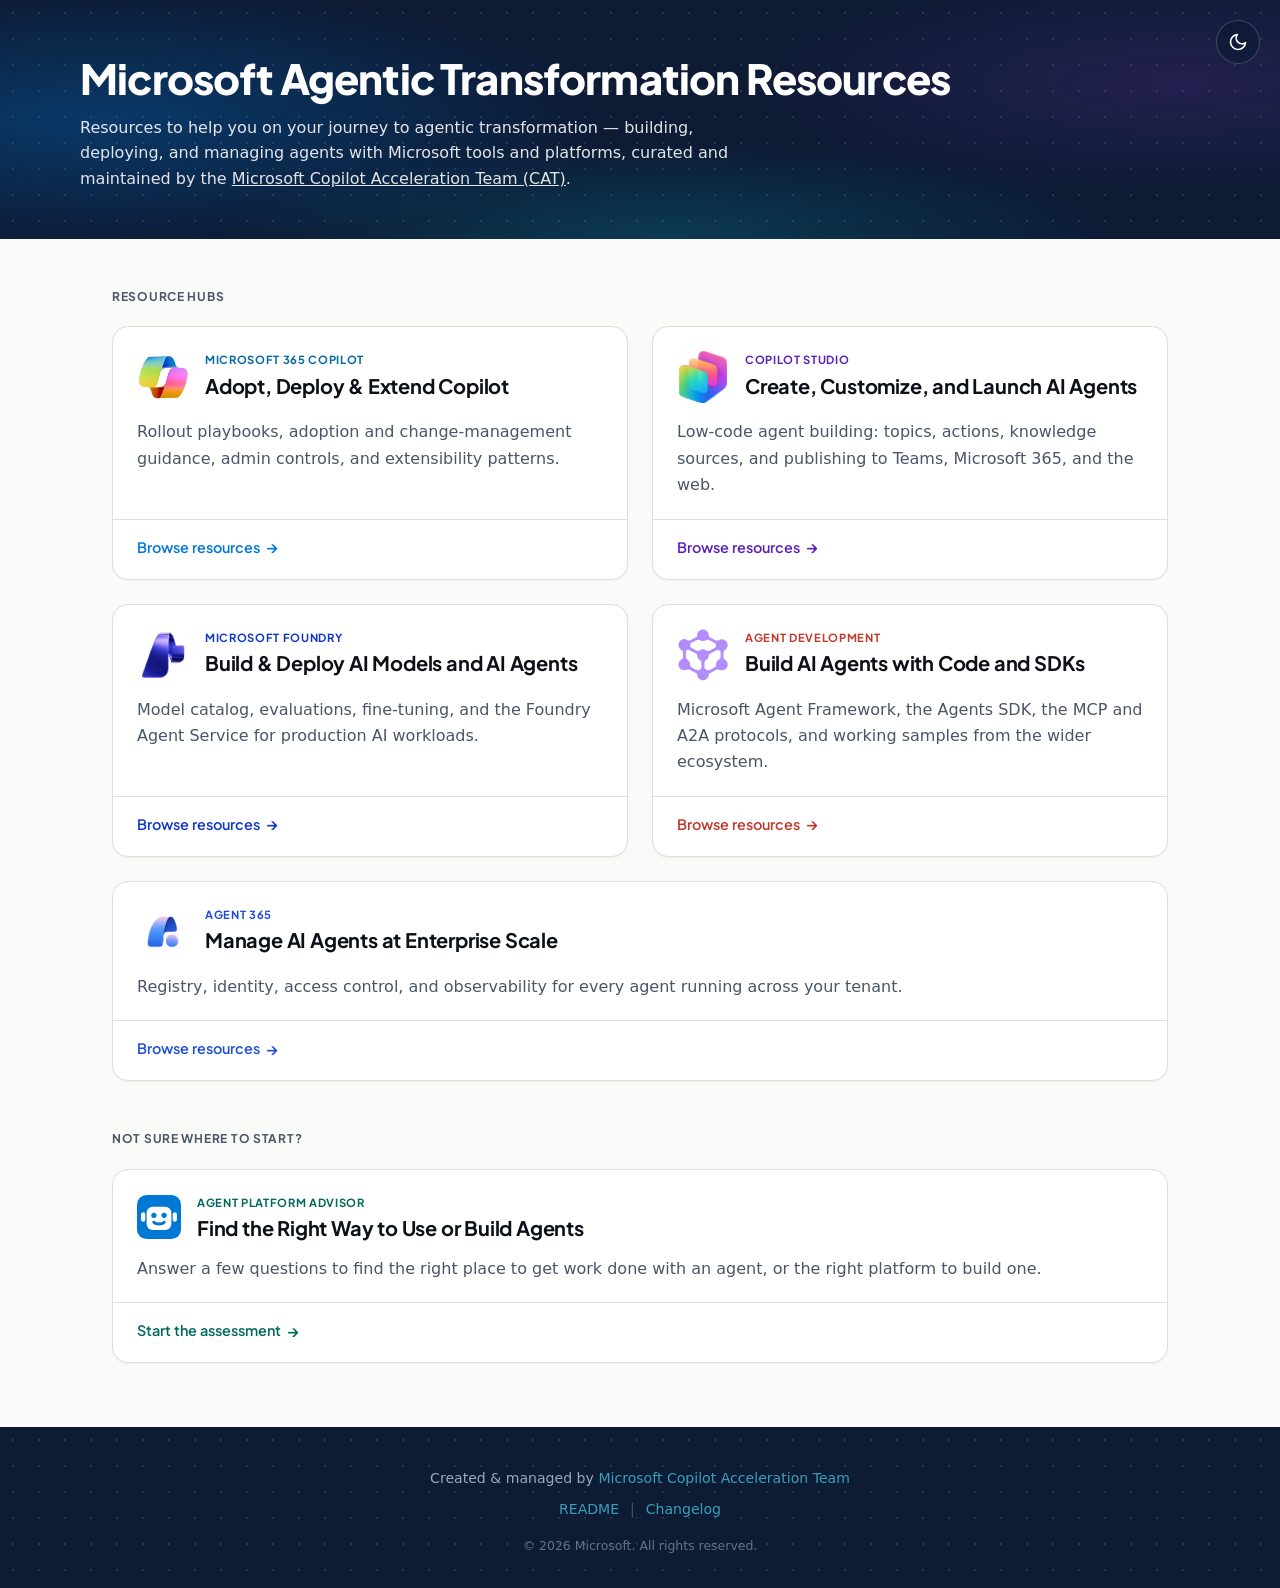
<file: index.html>
<!DOCTYPE html>
<html lang="en">
<head>
  <meta charset="UTF-8" />
  <meta name="viewport" content="width=device-width, initial-scale=1.0" />
  <title>Microsoft Agent Resources</title>
  <meta name="description" content="Curated resources for Microsoft 365 Copilot, Copilot Studio, Agent 365, and agent developers." />

  <!-- Open Graph -->
  <meta property="og:type"        content="website" />
  <meta property="og:url"         content="https://microsoft.github.io/agent-resources/" />
  <meta property="og:site_name"   content="Microsoft Agent Resources" />
  <meta property="og:title"       content="Microsoft Agent Resources" />
  <meta property="og:description" content="Your one-stop hub for Microsoft AI agent resources. Transform your organization with Microsoft 365 Copilot, design and deploy custom agents with Copilot Studio, build and deploy AI models with Microsoft Foundry, build agents with SDKs and frameworks, and manage your entire agent workforce at enterprise scale with Agent 365." />
  <meta name="image" property="og:image"       content="https://microsoft.github.io/agent-resources/images/og-image-v2.png" />
  <meta property="og:image:width"  content="1200" />
  <meta property="og:image:height" content="630" />
  <meta property="og:image:alt"   content="Microsoft Agent Resources — Microsoft 365 Copilot, Copilot Studio, Microsoft Foundry, Agent Development, Agent 365" />
  <meta property="og:locale"      content="en_US" />

  <!-- Twitter Card -->
  <meta name="twitter:card"        content="summary_large_image" />
  <meta name="twitter:title"       content="Microsoft Agent Resources" />
  <meta name="twitter:description" content="Your one-stop hub for Microsoft AI agent resources. Transform your organization with Microsoft 365 Copilot, design and deploy custom agents with Copilot Studio, build and deploy AI models with Microsoft Foundry, build agents with SDKs and frameworks, and manage your entire agent workforce at enterprise scale with Agent 365." />
  <meta name="twitter:image"       content="https://microsoft.github.io/agent-resources/images/og-image-v2.png" />
  <meta name="twitter:image:alt"   content="Microsoft Agent Resources — Microsoft 365 Copilot, Copilot Studio, Microsoft Foundry, Agent Development, Agent 365" />
  <link rel="icon" href="favicon.ico" sizes="any" />
  <link rel="preconnect" href="https://fonts.googleapis.com" />
  <link rel="preconnect" href="https://fonts.gstatic.com" crossorigin />
  <link rel="stylesheet" href="https://fonts.googleapis.com/css2?family=Plus+Jakarta+Sans:wght@600;700;800&display=swap" />
  <link rel="stylesheet" href="assets/css/styles.css" />
  <script src="assets/js/theme-toggle.js"></script>
  <script type="text/javascript">
    (function(c,l,a,r,i,t,y){
        c[a]=c[a]||function(){(c[a].q=c[a].q||[]).push(arguments)};
        t=l.createElement(r);t.async=1;t.src="https://www.clarity.ms/tag/"+i;
        y=l.getElementsByTagName(r)[0];y.parentNode.insertBefore(t,y);
    })(window, document, "clarity", "script", "vww8174qn2");
</script>
</head>
<body>

  <!-- Site Controls (theme toggle + menu) -->
  <div class="site-controls">
    <button id="theme-toggle" class="theme-toggle" aria-label="Switch to dark mode">
      <svg class="icon-moon" xmlns="http://www.w3.org/2000/svg" fill="none" viewBox="0 0 24 24" stroke="currentColor" stroke-width="2">
        <path stroke-linecap="round" stroke-linejoin="round" d="M21 12.79A9 9 0 1111.21 3a7 7 0 009.79 9.79z"/>
      </svg>
      <svg class="icon-sun" xmlns="http://www.w3.org/2000/svg" fill="none" viewBox="0 0 24 24" stroke="currentColor" stroke-width="2" style="display:none">
        <path stroke-linecap="round" stroke-linejoin="round" d="M12 3v1m0 16v1m8.66-13.66l-.71.71M4.05 19.95l-.71.71M21 12h-1M4 12H3m16.66 7.66l-.71-.71M4.05 4.05l-.71-.71M16 12a4 4 0 11-8 0 4 4 0 018 0z"/>
      </svg>
    </button>
  </div>

  <!-- Hero -->
  <header class="hero">
    <div class="hero-inner">
      <!-- <span class="hero-eyebrow">Microsoft Agent Resources</span>  -->
      <h1>Microsoft Agentic Transformation Resources</h1>
      <p>Resources to help you on your journey to agentic transformation &mdash; building, deploying, and managing agents with Microsoft tools and platforms,
        curated and maintained by the <a href="https://aka.ms/wearecat">Microsoft Copilot Acceleration Team (CAT)</a>.
      </p>
    </div>
  </header>

  <!-- Cards -->
  <main>
    <p class="section-label">Resource hubs</p>

    <div class="cards">

      <!-- M365 Copilot -->
      <a class="card card-m365copilot" href="m365-copilot/" target="_blank" rel="noopener">
        <div class="card-body">
          <div class="card-header">
            <div class="card-icon"><img src="images/copilot-icon.png" alt="Microsoft 365 Copilot" /></div>
            <div class="card-title-group">
              <span class="card-eyebrow">Microsoft 365 Copilot</span>
              <h2 class="card-title">Adopt, Deploy &amp; Extend Copilot</h2>
            </div>
          </div>
          <p class="card-desc">
            Rollout playbooks, adoption and change-management guidance, admin controls, and extensibility patterns.
          </p>
        </div>
        <div class="card-cta">
          <span class="cta-link">Browse resources <span class="cta-arrow" aria-hidden="true">&rarr;</span></span>
        </div>
      </a>

      <!-- Copilot Studio -->
      <a class="card card-copilot-studio" href="copilot-studio/" target="_blank" rel="noopener">
        <div class="card-body">
          <div class="card-header">
            <div class="card-icon"><img src="images/copilot-studio-icon.png" alt="Copilot Studio" /></div>
            <div class="card-title-group">
              <span class="card-eyebrow">Copilot Studio</span>
              <h2 class="card-title">Create, Customize, and Launch AI Agents</h2>
            </div>
          </div>
          <p class="card-desc">
            Low-code agent building: topics, actions, knowledge sources, and publishing to Teams, Microsoft 365, and the web.
          </p>
        </div>
        <div class="card-cta">
          <span class="cta-link">Browse resources <span class="cta-arrow" aria-hidden="true">&rarr;</span></span>
        </div>
      </a>

      <!-- Microsoft Foundry -->
      <a class="card card-foundry" href="microsoft-foundry/" target="_blank" rel="noopener">
        <div class="card-body">
          <div class="card-header">
            <div class="card-icon"><img src="images/foundry-icon.png" alt="Microsoft Foundry" /></div>
            <div class="card-title-group">
              <span class="card-eyebrow">Microsoft Foundry</span>
              <h2 class="card-title">Build &amp; Deploy AI Models and AI Agents</h2>
            </div>
          </div>
          <p class="card-desc">
            Model catalog, evaluations, fine-tuning, and the Foundry Agent Service for production AI workloads.
          </p>
        </div>
        <div class="card-cta">
          <span class="cta-link">Browse resources <span class="cta-arrow" aria-hidden="true">&rarr;</span></span>
        </div>
      </a>

      <!-- Build Agents -->
      <a class="card card-build-agents" href="develop-agents/" target="_blank" rel="noopener">
        <div class="card-body">
          <div class="card-header">
            <div class="card-icon"><img src="images/agent-framework-icon.png" alt="Build AI Agents" /></div>
            <div class="card-title-group">
              <span class="card-eyebrow">Agent Development</span>
              <h2 class="card-title">Build AI Agents with Code and SDKs</h2>
            </div>
          </div>
          <p class="card-desc">
            Microsoft Agent Framework, the Agents SDK, the MCP and A2A protocols, and working samples from the wider ecosystem.
          </p>
        </div>
        <div class="card-cta">
          <span class="cta-link">Browse resources <span class="cta-arrow" aria-hidden="true">&rarr;</span></span>
        </div>
      </a>

      <!-- Agent 365 -->
      <a class="card card-agent365" href="agent365/" target="_blank" rel="noopener">
        <div class="card-body">
          <div class="card-header">
            <div class="card-icon"><img src="images/agent365-icon.png" alt="Agent 365" /></div>
            <div class="card-title-group">
              <span class="card-eyebrow">Agent 365</span>
              <h2 class="card-title">Manage AI Agents at Enterprise Scale</h2>
            </div>
          </div>
          <p class="card-desc">
            Registry, identity, access control, and observability for every agent running across your tenant.
          </p>
        </div>
        <div class="card-cta">
          <span class="cta-link">Browse resources <span class="cta-arrow" aria-hidden="true">&rarr;</span></span>
        </div>
      </a>

    </div>

    <p class="section-label section-label-standalone">Not sure where to start?</p>

    <!-- Agent Platform Advisor -->
    <a class="card card-wide card-platform-advisor" href="https://microsoft.github.io/AgentPlatformAdvisor/" target="_blank" rel="noopener">
      <div class="card-body">
        <div class="card-header">
          <div class="card-icon"><img src="images/agent-platform-advisor-icon.svg" alt="Agent Platform Advisor" /></div>
          <div class="card-title-group">
            <span class="card-eyebrow">Agent Platform Advisor</span>
            <h2 class="card-title">Find the Right Way to Use or Build Agents</h2>
          </div>
        </div>
        <p class="card-desc">
          Answer a few questions to find the right place to get work done with an agent, or the right platform to build one.
        </p>
      </div>
      <div class="card-cta">
        <span class="cta-link">Start the assessment <span class="cta-arrow" aria-hidden="true">&rarr;</span></span>
      </div>
    </a>
  </main>

  <!-- Footer -->
  <footer>
    <p>Created & managed by <a href="https://aka.ms/wearecat">Microsoft Copilot Acceleration Team</a></p>
    <p class="footer-links"><a href="https://github.com/microsoft/agent-resources/blob/main/README.md" target="_blank" rel="noopener">README</a> <span class="link-sep">|</span> <a href="https://github.com/microsoft/agent-resources/blob/main/CHANGELOG.md" target="_blank" rel="noopener">Changelog</a></p>
    <p class="copyright">© 2026 Microsoft. All rights reserved.</p>
  </footer>

</body>
</html>
</file>
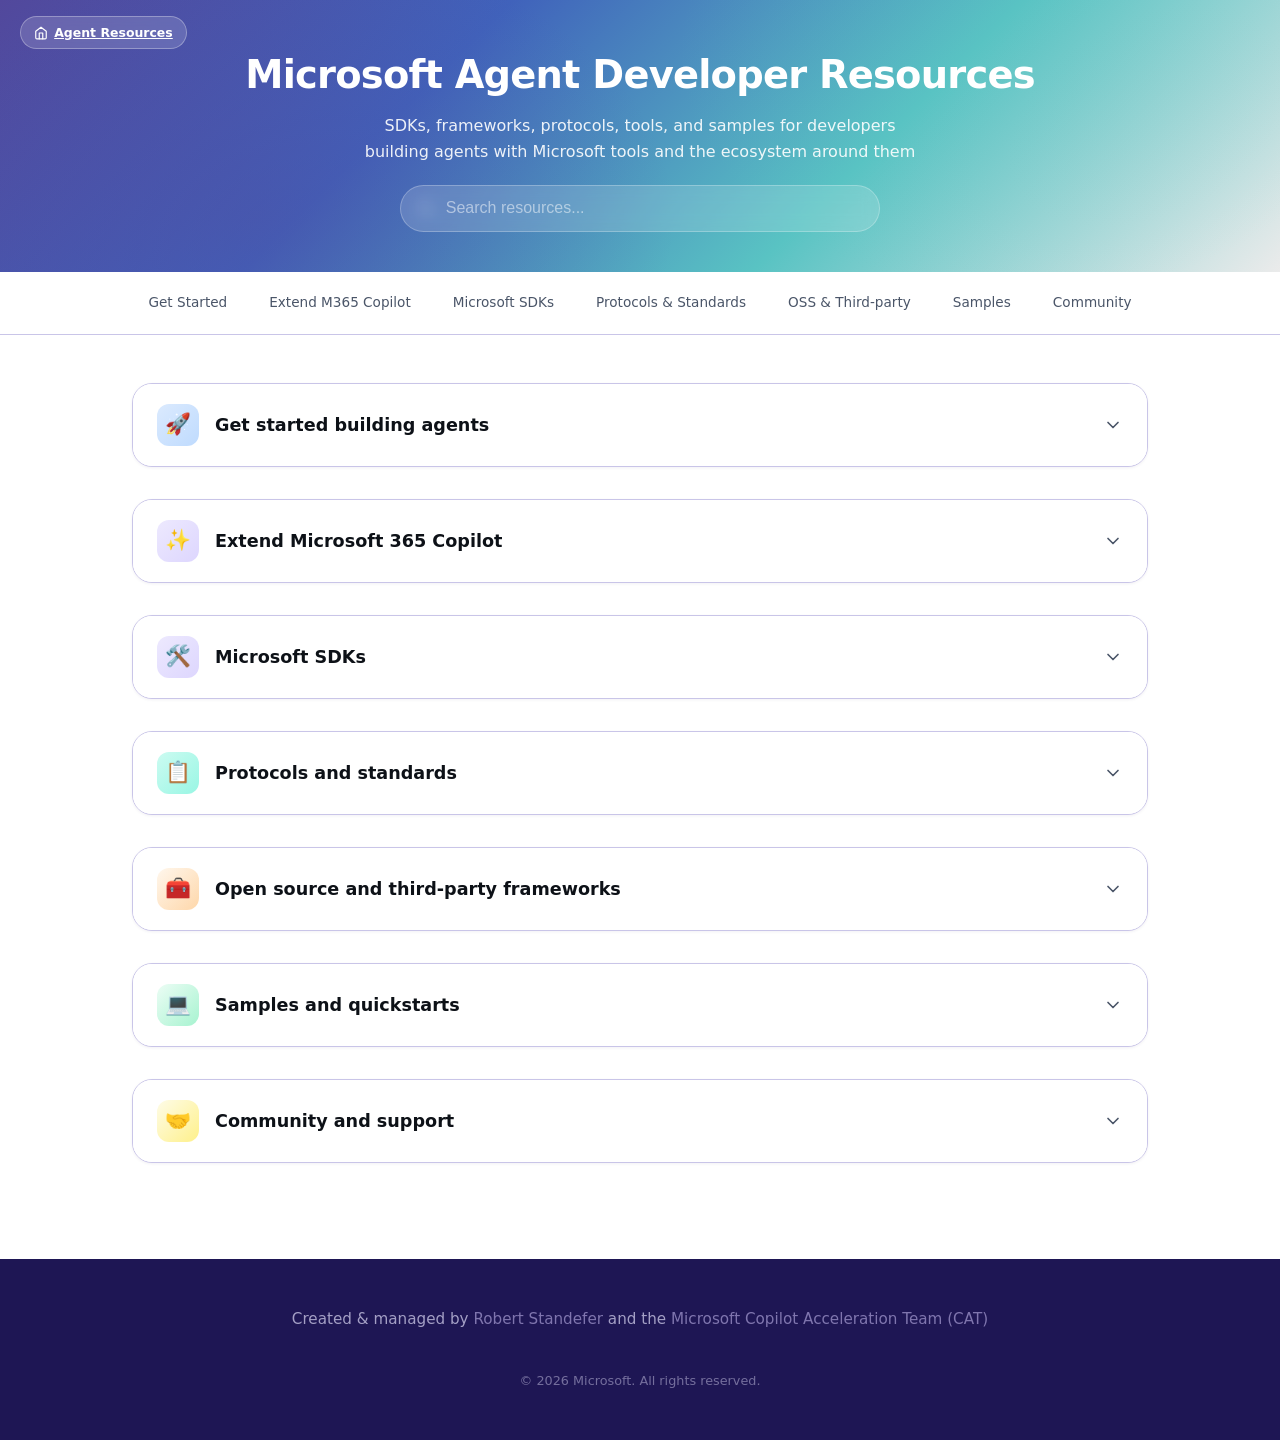
<file: agent-developer/index.html>
<!doctype html>
<html lang="en">
  <head>
    <title>Agent Developer Resources</title>
    <meta charset="utf-8" />
    <meta name="viewport" content="width=device-width, initial-scale=1" />
    <link rel="icon" href="favicon.ico" sizes="any" />
    <link rel="stylesheet" href="assets/css/styles.css" />

    <!-- Open Graph -->
    <meta property="og:type" content="article" />
    <meta property="og:title" content="Microsoft Agent Developer Resources" />
    <meta
      property="og:description"
      content="SDKs, frameworks, protocols, and samples for developers building AI agents on Microsoft platforms."
    />
    <meta
      name="image"
      property="og:image"
      content="https://microsoft.github.io/agent-resources/agent-developer/images/og-image.png"
    />
    <meta property="og:image:width" content="1200" />
    <meta property="og:image:height" content="630" />
    <meta name="author" content="Robert Standefer" />

    <!-- Twitter Card -->
    <meta name="twitter:card" content="summary_large_image" />
    <meta name="twitter:title" content="Microsoft Agent Developer Resources" />
    <meta
      name="twitter:description"
      content="SDKs, frameworks, protocols, and samples for developers building AI agents on Microsoft platforms."
    />
    <meta
      name="twitter:image"
      content="https://microsoft.github.io/agent-resources/agent-developer/images/og-image.png"
    />
    <!-- TODO: add Microsoft Clarity tag ID for this site -->
  </head>
  <body>
    <!-- ── Hero ── -->
    <section class="hero">
      <a href="../" class="hero-back">
        <svg viewBox="0 0 24 24"><path d="M3 9l9-7 9 7v11a2 2 0 0 1-2 2H5a2 2 0 0 1-2-2z"/><polyline points="9 22 9 12 15 12 15 22"/></svg>
        Agent Resources
      </a>
      <h1>Microsoft Agent Developer Resources</h1>
      <p>
        SDKs, frameworks, protocols, tools, and samples for developers<br>building agents with Microsoft tools and the ecosystem around them
      </p>
      <div class="search-bar">
        <svg
          viewBox="0 0 24 24"
          stroke-width="2"
          stroke-linecap="round"
          stroke-linejoin="round"
        >
          <circle cx="11" cy="11" r="8" />
          <line x1="21" y1="21" x2="16.65" y2="16.65" />
        </svg>
        <input
          type="text"
          id="searchInput"
          placeholder="Search resources..."
          autocomplete="off"
        />
      </div>
    </section>

    <!-- ── Sticky Nav ── -->
    <nav class="nav-strip" id="navStrip">
      <a href="#get-started">Get Started</a>
      <a href="#extend-m365">Extend M365 Copilot</a>
      <a href="#microsoft-sdks">Microsoft SDKs</a>
      <a href="#protocols">Protocols &amp; Standards</a>
      <a href="#oss">OSS &amp; Third-party</a>
      <a href="#samples">Samples</a>
      <a href="#community">Community</a>
    </nav>

    <!-- ── Content ── -->
    <main class="content-wrap">

      <!-- GET STARTED -->
      <div class="section-card" id="get-started">
        <button class="section-header" aria-expanded="false">
          <span class="section-icon icon-start">&#x1F680;</span>
          <span class="section-title">Get started building agents</span>
          <svg
            class="chevron"
            viewBox="0 0 24 24"
            stroke-width="2"
            stroke-linecap="round"
            stroke-linejoin="round"
          >
            <polyline points="6 9 12 15 18 9" />
          </svg>
        </button>
        <div class="section-body">
          <ul class="link-list">
            <li>
              <a
                href="https://learn.microsoft.com/azure/foundry/what-is-foundry"
                target="_blank"
                rel="noopener"
                >What is Microsoft Foundry?</a
              >
              &mdash; overview of the platform for building and deploying AI agents
            </li>
            <li>
              Microsoft Foundry &mdash;
              <a
                href="https://learn.microsoft.com/azure/foundry/"
                target="_blank"
                rel="noopener"
                >documentation hub</a
              >
              <span class="link-sep">|</span>
              <a
                href="https://ai.azure.com"
                target="_blank"
                rel="noopener"
                >portal</a
              >
            </li>
            <li>
              <a
                href="https://learn.microsoft.com/azure/foundry/how-to/develop/sdk-overview"
                target="_blank"
                rel="noopener"
                >Foundry SDK overview</a
              >
              &mdash; unified entry point for model inference, agents, and evaluation via <code>azure-ai-projects</code>
            </li>
            <li>
              <a
                href="https://learn.microsoft.com/azure/ai-services/openai/overview"
                target="_blank"
                rel="noopener"
                >Azure OpenAI Service</a
              >
              &mdash; foundation models powering most Microsoft agent scenarios
            </li>
          </ul>
        </div>
      </div>

      <!-- EXTEND M365 COPILOT -->
      <div class="section-card" id="extend-m365">
        <button class="section-header" aria-expanded="false">
          <span class="section-icon icon-dev">&#x2728;</span>
          <span class="section-title">Extend Microsoft 365 Copilot</span>
          <svg
            class="chevron"
            viewBox="0 0 24 24"
            stroke-width="2"
            stroke-linecap="round"
            stroke-linejoin="round"
          >
            <polyline points="6 9 12 15 18 9" />
          </svg>
        </button>
        <div class="section-body">
          <h3 class="sub-heading">Overview</h3>
          <ul class="link-list">
            <li>
              <a
                href="https://learn.microsoft.com/microsoft-365-copilot/extensibility/"
                target="_blank"
                rel="noopener"
                >Extend Microsoft 365 Copilot</a
              >
              &mdash; overview of all extensibility options: declarative agents, plugins, and connectors
            </li>
            <li>
              <a
                href="https://microsoft.github.io/copilot-camp/"
                target="_blank"
                rel="noopener"
                >Copilot Developer Camp</a
              >
              &mdash; hands-on labs for building Microsoft 365 Copilot extensibility solutions
            </li>
            <li>
              <a
                href="https://devblogs.microsoft.com/microsoft365dev/introducing-the-agent-store-build-publish-and-discover-agents-in-microsoft-365-copilot/"
                target="_blank"
                rel="noopener"
                >Introducing the Agent Store</a
              >
              &mdash; build, publish, and discover agents in Microsoft 365 Copilot
            </li>
          </ul>
          <h3 class="sub-heading">Declarative agents</h3>
          <ul class="link-list">
            <li>
              <a
                href="https://learn.microsoft.com/microsoft-365-copilot/extensibility/overview-declarative-agent"
                target="_blank"
                rel="noopener"
                >Declarative agents overview</a
              >
              &mdash; build focused, role-specific agents grounded in your data using JSON manifests
            </li>
          </ul>
          <h3 class="sub-heading">Plugins</h3>
          <ul class="link-list">
            <li>
              <a
                href="https://learn.microsoft.com/microsoft-365-copilot/extensibility/overview-plugins"
                target="_blank"
                rel="noopener"
                >Plugins overview</a
              >
              &mdash; extend Copilot with custom actions and API integrations
            </li>
            <li>
              <a
                href="https://learn.microsoft.com/microsoft-365-copilot/extensibility/overview-api-plugins"
                target="_blank"
                rel="noopener"
                >API plugins</a
              >
              &mdash; connect Copilot to live data and actions via REST APIs
            </li>
          </ul>
          <h3 class="sub-heading">Graph connectors</h3>
          <ul class="link-list">
            <li>
              <a
                href="https://learn.microsoft.com/microsoft-365-copilot/extensibility/overview-graph-connector"
                target="_blank"
                rel="noopener"
                >Microsoft Graph connectors for Copilot</a
              >
              &mdash; bring external content into Microsoft 365 for Copilot to reason over
            </li>
            <li>
              <a
                href="https://learn.microsoft.com/graph/connecting-external-content-connectors-overview"
                target="_blank"
                rel="noopener"
                >Build your own Graph connector</a
              >
              &mdash; index external data sources with the Microsoft Graph API
            </li>
          </ul>
        </div>
      </div>

      <!-- MICROSOFT SDKs -->
      <div class="section-card" id="microsoft-sdks">
        <button class="section-header" aria-expanded="false">
          <span class="section-icon icon-dev">&#x1F6E0;&#xFE0F;</span>
          <span class="section-title">Microsoft SDKs</span>
          <svg
            class="chevron"
            viewBox="0 0 24 24"
            stroke-width="2"
            stroke-linecap="round"
            stroke-linejoin="round"
          >
            <polyline points="6 9 12 15 18 9" />
          </svg>
        </button>
        <div class="section-body">
          <h3 class="sub-heading">Semantic Kernel</h3>
          <ul class="link-list">
            <li>
              <a
                href="https://learn.microsoft.com/semantic-kernel/overview/"
                target="_blank"
                rel="noopener"
                >Semantic Kernel documentation</a
              >
              &mdash; Microsoft's open-source SDK for integrating LLMs into .NET, Python, and Java apps
            </li>
            <li>
              GitHub &mdash;
              <a
                href="https://github.com/microsoft/semantic-kernel"
                target="_blank"
                rel="noopener"
                >microsoft/semantic-kernel</a
              >
            </li>
            <li>
              Packages &mdash;
              <a
                href="https://www.nuget.org/packages/Microsoft.SemanticKernel"
                target="_blank"
                rel="noopener"
                >NuGet</a
              >
              <span class="link-sep">|</span>
              <a
                href="https://pypi.org/project/semantic-kernel/"
                target="_blank"
                rel="noopener"
                >PyPI</a
              >
            </li>
            <li>
              <a
                href="https://learn.microsoft.com/semantic-kernel/agents/"
                target="_blank"
                rel="noopener"
                >Semantic Kernel Agents</a
              >
              &mdash; building single and multi-agent systems with SK
            </li>
          </ul>
          <h3 class="sub-heading">Foundry Agent Service</h3>
          <ul class="link-list">
            <li>
              <a
                href="https://learn.microsoft.com/azure/foundry/agents/overview"
                target="_blank"
                rel="noopener"
                >Foundry Agent Service documentation</a
              >
              &mdash; fully managed GA service for building, deploying, and scaling agents; built on the OpenAI Responses API
            </li>
            <li>
              <a
                href="https://devblogs.microsoft.com/foundry/foundry-agent-service-ga/"
                target="_blank"
                rel="noopener"
                >Foundry Agent Service GA announcement</a
              >
              &mdash; what's new, private networking, 1,400+ tool catalog, A2A and MCP support
            </li>
          </ul>
          <h3 class="sub-heading">Microsoft Agent Framework</h3>
          <ul class="link-list">
            <li>
              <a
                href="https://learn.microsoft.com/agent-framework/"
                target="_blank"
                rel="noopener"
                >Microsoft Agent Framework documentation</a
              >
              &mdash; the next generation of both Semantic Kernel and AutoGen, built by the same teams; graph-based workflows, multi-agent orchestration, human-in-the-loop (public preview)
            </li>
            <li>
              <a
                href="https://learn.microsoft.com/agent-framework/get-started/your-first-agent"
                target="_blank"
                rel="noopener"
                >Quickstart</a
              >
              &mdash; build your first agent in Python or .NET
            </li>
            <li>
              GitHub &mdash;
              <a
                href="https://github.com/microsoft/agent-framework"
                target="_blank"
                rel="noopener"
                >microsoft/agent-framework</a
              >
              <span class="link-sep">|</span>
              <a
                href="https://github.com/microsoft/agent-framework/tree/main/python/samples"
                target="_blank"
                rel="noopener"
                >Python samples</a
              >
              <span class="link-sep">|</span>
              <a
                href="https://github.com/microsoft/agent-framework/tree/main/dotnet/samples"
                target="_blank"
                rel="noopener"
                >C# samples</a
              >
            </li>
            <li>
              Packages &mdash;
              <code>pip install agent-framework --pre</code>
              <span class="link-sep">|</span>
              NuGet: <code>Microsoft.Agents.AI</code>
            </li>
            <li>
              <a
                href="https://learn.microsoft.com/agent-framework/integrations/azure-functions"
                target="_blank"
                rel="noopener"
                >Azure Durable Functions integration</a
              >
              &mdash; host long-running, reliable agents as durable functions
            </li>
            <li>
              <a
                href="https://learn.microsoft.com/agent-framework/integrations/a2a"
                target="_blank"
                rel="noopener"
                >A2A protocol integration</a
              >
              &mdash; cross-platform agent interoperability
            </li>
            <li>
              Migration guides &mdash;
              <a
                href="https://learn.microsoft.com/agent-framework/migration-guide/from-semantic-kernel/"
                target="_blank"
                rel="noopener"
                >from Semantic Kernel</a
              >
              <span class="link-sep">|</span>
              <a
                href="https://learn.microsoft.com/agent-framework/migration-guide/from-autogen/"
                target="_blank"
                rel="noopener"
                >from AutoGen</a
              >
            </li>
            <li>
              <a
                href="https://azure.microsoft.com/blog/introducing-microsoft-agent-framework/"
                target="_blank"
                rel="noopener"
                >Introducing Microsoft Agent Framework</a
              >
              &mdash; announcement blog
            </li>
          </ul>
          <h3 class="sub-heading">Microsoft 365 Agents SDK</h3>
          <ul class="link-list">
            <li>
              <a
                href="https://learn.microsoft.com/microsoft-365/agents-sdk/"
                target="_blank"
                rel="noopener"
                >M365 Agents SDK documentation</a
              >
              &mdash; successor to Bot Framework; deploy agents across Teams, Microsoft 365 Copilot, Copilot Studio, webchat, and more from a single codebase; AI-stack agnostic (.NET GA, JS v1.4, Python v0.7)
            </li>
            <li>
              <a
                href="https://devblogs.microsoft.com/microsoft365dev/introducing-the-microsoft-365-agents-sdk/"
                target="_blank"
                rel="noopener"
                >Introducing the Microsoft 365 Agents SDK</a
              >
              &mdash; announcement blog post
            </li>
            <li>
              Quickstarts &mdash;
              <a
                href="https://learn.microsoft.com/microsoft-365/agents-sdk/quickstart-dotnet"
                target="_blank"
                rel="noopener"
                >C#</a
              >
              <span class="link-sep">|</span>
              <a
                href="https://learn.microsoft.com/microsoft-365/agents-sdk/quickstart-nodejs"
                target="_blank"
                rel="noopener"
                >JavaScript</a
              >
              <span class="link-sep">|</span>
              <a
                href="https://learn.microsoft.com/microsoft-365/agents-sdk/quickstart-python"
                target="_blank"
                rel="noopener"
                >Python</a
              >
            </li>
            <li>
              GitHub &mdash;
              <a
                href="https://github.com/microsoft/Agents"
                target="_blank"
                rel="noopener"
                >microsoft/Agents</a
              >
              (samples &amp; hub)
              <span class="link-sep">|</span>
              <a
                href="https://github.com/microsoft/Agents-for-net"
                target="_blank"
                rel="noopener"
                >.NET</a
              >
              <span class="link-sep">|</span>
              <a
                href="https://github.com/microsoft/Agents-for-js"
                target="_blank"
                rel="noopener"
                >JavaScript</a
              >
              <span class="link-sep">|</span>
              <a
                href="https://github.com/microsoft/Agents-for-python"
                target="_blank"
                rel="noopener"
                >Python</a
              >
            </li>
            <li>
              Microsoft 365 Agents Toolkit &mdash;
              <a
                href="https://marketplace.visualstudio.com/items?itemName=TeamsDevApp.ms-teams-vscode-extension"
                target="_blank"
                rel="noopener"
                >VS Code extension</a
              >
              <span class="link-sep">|</span>
              <a
                href="https://learn.microsoft.com/microsoftteams/platform/toolkit/teams-toolkit-fundamentals"
                target="_blank"
                rel="noopener"
                >documentation</a
              >
              <span class="link-sep">|</span>
              <a
                href="https://github.com/OfficeDev/microsoft-365-agents-toolkit"
                target="_blank"
                rel="noopener"
                >GitHub</a
              >
              &mdash; scaffolding templates, local playground for debugging, and one-click Azure deployment
            </li>
          </ul>
          <h3 class="sub-heading">Copilot Studio developer tools</h3>
          <ul class="link-list">
            <li>
              VS Code extension for Copilot Studio &mdash;
              <a
                href="https://learn.microsoft.com/en-us/microsoft-copilot-studio/visual-studio-code-extension-install-configure"
                target="_blank"
                rel="noopener"
                >documentation</a
              >
              <span class="link-sep">|</span>
              <a
                href="https://marketplace.visualstudio.com/items?itemName=ms-CopilotStudio.vscode-copilotstudio"
                target="_blank"
                rel="noopener"
                >VS Code Marketplace</a
              >
            </li>
            <li>
              <a
                href="https://learn.microsoft.com/en-us/power-platform/developer/cli/introduction"
                target="_blank"
                rel="noopener"
                >Power Platform CLI</a
              >
              &mdash; command-line tooling for building and managing Power Platform and Copilot Studio solutions
            </li>
          </ul>
          <h3 class="sub-heading">Agent 365 SDK</h3>
          <ul class="link-list">
            <li>
              <a
                href="https://learn.microsoft.com/microsoft-agent-365/developer/"
                target="_blank"
                rel="noopener"
                >Agent 365 developer documentation</a
              >
              &mdash; register agents with Agent 365, manage identity, access control, and telemetry
            </li>
            <li>
              GitHub &mdash;
              <a
                href="https://github.com/microsoft/Agent365-nodejs"
                target="_blank"
                rel="noopener"
                >Node.js</a
              >
              <span class="link-sep">|</span>
              <a
                href="https://github.com/microsoft/Agent365-python"
                target="_blank"
                rel="noopener"
                >Python</a
              >
              <span class="link-sep">|</span>
              <a
                href="https://github.com/microsoft/Agent365-dotnet"
                target="_blank"
                rel="noopener"
                >.NET</a
              >
            </li>
          </ul>
        </div>
      </div>

      <!-- PROTOCOLS & STANDARDS -->
      <div class="section-card" id="protocols">
        <button class="section-header" aria-expanded="false">
          <span class="section-icon icon-proto">&#x1F4CB;</span>
          <span class="section-title">Protocols and standards</span>
          <svg
            class="chevron"
            viewBox="0 0 24 24"
            stroke-width="2"
            stroke-linecap="round"
            stroke-linejoin="round"
          >
            <polyline points="6 9 12 15 18 9" />
          </svg>
        </button>
        <div class="section-body">
          <h3 class="sub-heading">Agent-to-Agent (A2A)</h3>
          <ul class="link-list">
            <li>
              <a
                href="https://google.github.io/A2A/"
                target="_blank"
                rel="noopener"
                >A2A Protocol specification</a
              >
              &mdash; open protocol for interoperability between agents across vendors and frameworks
            </li>
            <li>
              GitHub &mdash;
              <a
                href="https://github.com/google-a2a/A2A"
                target="_blank"
                rel="noopener"
                >google-a2a/A2A</a
              >
              &mdash; spec, samples, and SDKs
            </li>
          </ul>
          <h3 class="sub-heading">Model Context Protocol (MCP)</h3>
          <ul class="link-list">
            <li>
              <a
                href="https://modelcontextprotocol.io/introduction"
                target="_blank"
                rel="noopener"
                >MCP documentation</a
              >
              &mdash; open standard for connecting AI models to tools, data sources, and services
            </li>
            <li>
              GitHub &mdash;
              <a
                href="https://github.com/modelcontextprotocol/python-sdk"
                target="_blank"
                rel="noopener"
                >Python SDK</a
              >
              <span class="link-sep">|</span>
              <a
                href="https://github.com/modelcontextprotocol/typescript-sdk"
                target="_blank"
                rel="noopener"
                >TypeScript SDK</a
              >
            </li>
            <li>
              <a
                href="https://github.com/Azure/azure-mcp"
                target="_blank"
                rel="noopener"
                >Azure MCP Server</a
              >
              &mdash; official MCP server for Azure services
            </li>
            <li>
              <a
                href="https://learn.microsoft.com/semantic-kernel/concepts/plugins/adding-mcp-plugins"
                target="_blank"
                rel="noopener"
                >MCP plugins in Semantic Kernel</a
              >
              &mdash; use MCP servers as SK plugins
            </li>
            <li>
              Copilot Studio MCP &mdash;
              <a
                href="https://microsoft.github.io/pp-mcp/labs/mcs-mcp/"
                target="_blank"
                rel="noopener"
                >labs &amp; samples</a
              >
              <span class="link-sep">|</span>
              <a
                href="https://github.com/microsoft/mcsmcp"
                target="_blank"
                rel="noopener"
                >MCP Server lab (GitHub)</a
              >
              <span class="link-sep">|</span>
              <a
                href="https://github.com/microsoft/copilot-studio-mcp"
                target="_blank"
                rel="noopener"
                >Power Platform MCP samples (GitHub)</a
              >
            </li>
          </ul>
        </div>
      </div>

      <!-- OSS & THIRD-PARTY -->
      <div class="section-card" id="oss">
        <button class="section-header" aria-expanded="false">
          <span class="section-icon icon-oss">&#x1F9F0;</span>
          <span class="section-title">Open source and third-party frameworks</span>
          <svg
            class="chevron"
            viewBox="0 0 24 24"
            stroke-width="2"
            stroke-linecap="round"
            stroke-linejoin="round"
          >
            <polyline points="6 9 12 15 18 9" />
          </svg>
        </button>
        <div class="section-body">
          <h3 class="sub-heading">LangChain</h3>
          <ul class="link-list">
            <li>
              <a
                href="https://python.langchain.com/docs/integrations/providers/microsoft/"
                target="_blank"
                rel="noopener"
                >LangChain + Microsoft integrations</a
              >
              &mdash; Azure OpenAI, Azure AI Search, Cosmos DB, and more
            </li>
            <li>
              <a
                href="https://python.langchain.com/docs/integrations/llms/azure_openai/"
                target="_blank"
                rel="noopener"
                >Azure OpenAI with LangChain</a
              >
              &mdash; using Azure OpenAI as the LLM provider
            </li>
            <li>
              GitHub &mdash;
              <a
                href="https://github.com/langchain-ai/langchain"
                target="_blank"
                rel="noopener"
                >langchain-ai/langchain</a
              >
            </li>
          </ul>
          <h3 class="sub-heading">AutoGen</h3>
          <ul class="link-list">
            <li>
              <a
                href="https://microsoft.github.io/autogen/"
                target="_blank"
                rel="noopener"
                >AutoGen documentation</a
              >
              &mdash; Microsoft Research framework for multi-agent conversation and orchestration
            </li>
            <li>
              GitHub &mdash;
              <a
                href="https://github.com/microsoft/autogen"
                target="_blank"
                rel="noopener"
                >microsoft/autogen</a
              >
            </li>
            <li>
              <a
                href="https://ag2.ai"
                target="_blank"
                rel="noopener"
                >AG2</a
              >
              &mdash; community-driven fork with continued active development
              <span class="link-sep">|</span>
              <a
                href="https://github.com/ag2ai/ag2"
                target="_blank"
                rel="noopener"
                >GitHub</a
              >
            </li>
          </ul>
          <h3 class="sub-heading">CrewAI</h3>
          <ul class="link-list">
            <li>
              <a
                href="https://docs.crewai.com"
                target="_blank"
                rel="noopener"
                >CrewAI documentation</a
              >
              &mdash; role-based multi-agent framework; works with Azure OpenAI as the LLM provider
            </li>
            <li>
              <a
                href="https://docs.crewai.com/how-to/llm-connections"
                target="_blank"
                rel="noopener"
                >LLM connections</a
              >
              &mdash; configuring Azure OpenAI with CrewAI
            </li>
            <li>
              GitHub &mdash;
              <a
                href="https://github.com/crewAIInc/crewAI"
                target="_blank"
                rel="noopener"
                >crewAIInc/crewAI</a
              >
            </li>
          </ul>
          <h3 class="sub-heading">LlamaIndex</h3>
          <ul class="link-list">
            <li>
              <a
                href="https://docs.llamaindex.ai"
                target="_blank"
                rel="noopener"
                >LlamaIndex documentation</a
              >
              &mdash; data framework for LLM apps and agents; deep Azure AI Search and Azure OpenAI integration
            </li>
            <li>
              <a
                href="https://docs.llamaindex.ai/en/stable/examples/llm/azure_openai/"
                target="_blank"
                rel="noopener"
                >Azure OpenAI with LlamaIndex</a
              >
            </li>
            <li>
              GitHub &mdash;
              <a
                href="https://github.com/run-llama/llama_index"
                target="_blank"
                rel="noopener"
                >run-llama/llama_index</a
              >
            </li>
          </ul>
        </div>
      </div>

      <!-- SAMPLES & QUICKSTARTS -->
      <div class="section-card" id="samples">
        <button class="section-header" aria-expanded="false">
          <span class="section-icon icon-samples">&#x1F4BB;</span>
          <span class="section-title">Samples and quickstarts</span>
          <svg
            class="chevron"
            viewBox="0 0 24 24"
            stroke-width="2"
            stroke-linecap="round"
            stroke-linejoin="round"
          >
            <polyline points="6 9 12 15 18 9" />
          </svg>
        </button>
        <div class="section-body">
          <ul class="link-list">
            <li>
              <a
                href="https://github.com/Azure-Samples/azureai-samples"
                target="_blank"
                rel="noopener"
                >Azure-Samples/azureai-samples</a
              >
              &mdash; official Azure AI Foundry and Azure AI Agent Service samples
            </li>
            <li>
              <a
                href="https://github.com/microsoft/semantic-kernel/tree/main/python/samples"
                target="_blank"
                rel="noopener"
                >Semantic Kernel Python samples</a
              >
            </li>
            <li>
              <a
                href="https://github.com/microsoft/semantic-kernel/tree/main/dotnet/samples"
                target="_blank"
                rel="noopener"
                >Semantic Kernel .NET samples</a
              >
            </li>
            <li>
              <a
                href="https://github.com/microsoft/Agent365-Samples"
                target="_blank"
                rel="noopener"
                >microsoft/Agent365-Samples</a
              >
              &mdash; Agent 365 SDK sample applications
            </li>
            <li>
              <a
                href="https://github.com/OfficeDev/microsoft-365-agents-toolkit-samples"
                target="_blank"
                rel="noopener"
                >OfficeDev/microsoft-365-agents-toolkit-samples</a
              >
              &mdash; M365 Agents Toolkit sample apps
            </li>
            <li>
              <a
                href="https://github.com/microsoft/agent-framework/tree/main/python/samples"
                target="_blank"
                rel="noopener"
                >Microsoft Agent Framework Python samples</a
              >
            </li>
            <li>
              <a
                href="https://github.com/microsoft/agent-framework/tree/main/dotnet/samples"
                target="_blank"
                rel="noopener"
                >Microsoft Agent Framework C# samples</a
              >
            </li>
            <li>
              <a
                href="https://github.com/microsoft/Agents/tree/main/samples"
                target="_blank"
                rel="noopener"
                >M365 Agents SDK samples</a
              >
              &mdash; all three languages
            </li>
            <li>
              <a
                href="https://github.com/microsoft/autogen/tree/main/python/samples"
                target="_blank"
                rel="noopener"
                >AutoGen samples</a
              >
            </li>
            <li>
              <a
                href="https://github.com/OfficeDev/Copilot-for-M365-Samples"
                target="_blank"
                rel="noopener"
                >OfficeDev/Copilot-for-M365-Samples</a
              >
              &mdash; official Microsoft 365 Copilot extensibility samples (declarative agents, plugins, connectors)
            </li>
            <li>
              <a
                href="https://adoption.microsoft.com/sample-solution-gallery/?keyword=copilot"
                target="_blank"
                rel="noopener"
                >Sample Solution Gallery</a
              >
              &mdash; community and Microsoft samples for Copilot and agent scenarios
            </li>
            <li>
              <a
                href="https://microsoft.github.io/CopilotStudioSamples/"
                target="_blank"
                rel="noopener"
                >CopilotStudioSamples</a
              >
              &mdash; official Copilot Studio code samples and utilities
            </li>
            <li>
              <a
                href="https://github.com/pnp/copilot-connectors-samples"
                target="_blank"
                rel="noopener"
                >pnp/copilot-connectors-samples</a
              >
              &mdash; community connector samples for Microsoft Copilot (PnP)
            </li>
            <li>
              <a
                href="https://github.com/microsoft/skills-for-copilot-studio"
                target="_blank"
                rel="noopener"
                >microsoft/skills-for-copilot-studio</a
              >
              &mdash; YAML-based agent skill development for Copilot Studio
            </li>
          </ul>
        </div>
      </div>

      <!-- COMMUNITY -->
      <div class="section-card" id="community">
        <button class="section-header" aria-expanded="false">
          <span class="section-icon icon-comm">&#x1F91D;</span>
          <span class="section-title">Community and support</span>
          <svg
            class="chevron"
            viewBox="0 0 24 24"
            stroke-width="2"
            stroke-linecap="round"
            stroke-linejoin="round"
          >
            <polyline points="6 9 12 15 18 9" />
          </svg>
        </button>
        <div class="section-body">
          <ul class="link-list">
            <li>
              Azure AI Tech Community &mdash;
              <a
                href="https://techcommunity.microsoft.com/category/azure-ai"
                target="_blank"
                rel="noopener"
                >blog and announcements</a
              >
            </li>
            <li>
              Semantic Kernel &mdash;
              <a
                href="https://github.com/microsoft/semantic-kernel/discussions"
                target="_blank"
                rel="noopener"
                >GitHub Discussions</a
              >
            </li>
            <li>
              Azure AI Foundry &mdash;
              <a
                href="https://github.com/Azure/azure-sdk-for-python/discussions"
                target="_blank"
                rel="noopener"
                >GitHub Discussions</a
              >
            </li>
            <li>
              AutoGen &mdash;
              <a
                href="https://github.com/microsoft/autogen/discussions"
                target="_blank"
                rel="noopener"
                >GitHub Discussions</a
              >
            </li>
            <li>
              <a
                href="https://stackoverflow.com/questions/tagged/azure-openai"
                target="_blank"
                rel="noopener"
                >Stack Overflow — azure-openai</a
              >
            </li>
            <li>
              <a
                href="https://microsoft.github.io/mcs-labs/"
                target="_blank"
                rel="noopener"
                >Copilot Studio Labs</a
              >
              &mdash; hands-on developer labs for Copilot Studio
            </li>
            <li>
              <a
                href="https://microsoft.github.io/mcscatblog/"
                target="_blank"
                rel="noopener"
                >The Custom Engine blog</a
              >
              &mdash; deep technical articles on building custom engine agents with Copilot Studio
            </li>
          </ul>
        </div>
      </div>

    </main>

    <!-- ── Footer ── -->
    <footer>
      <p>Created &amp; managed by <a href="https://www.linkedin.com/in/rstandefer/">Robert Standefer</a> and the <a href="https://aka.ms/wearecat">Microsoft Copilot Acceleration Team (CAT)</a></p>
      <p class="copyright">© 2026 Microsoft. All rights reserved.</p>
    </footer>

    <script src="assets/js/main.js"></script>
  </body>
</html>
</file>
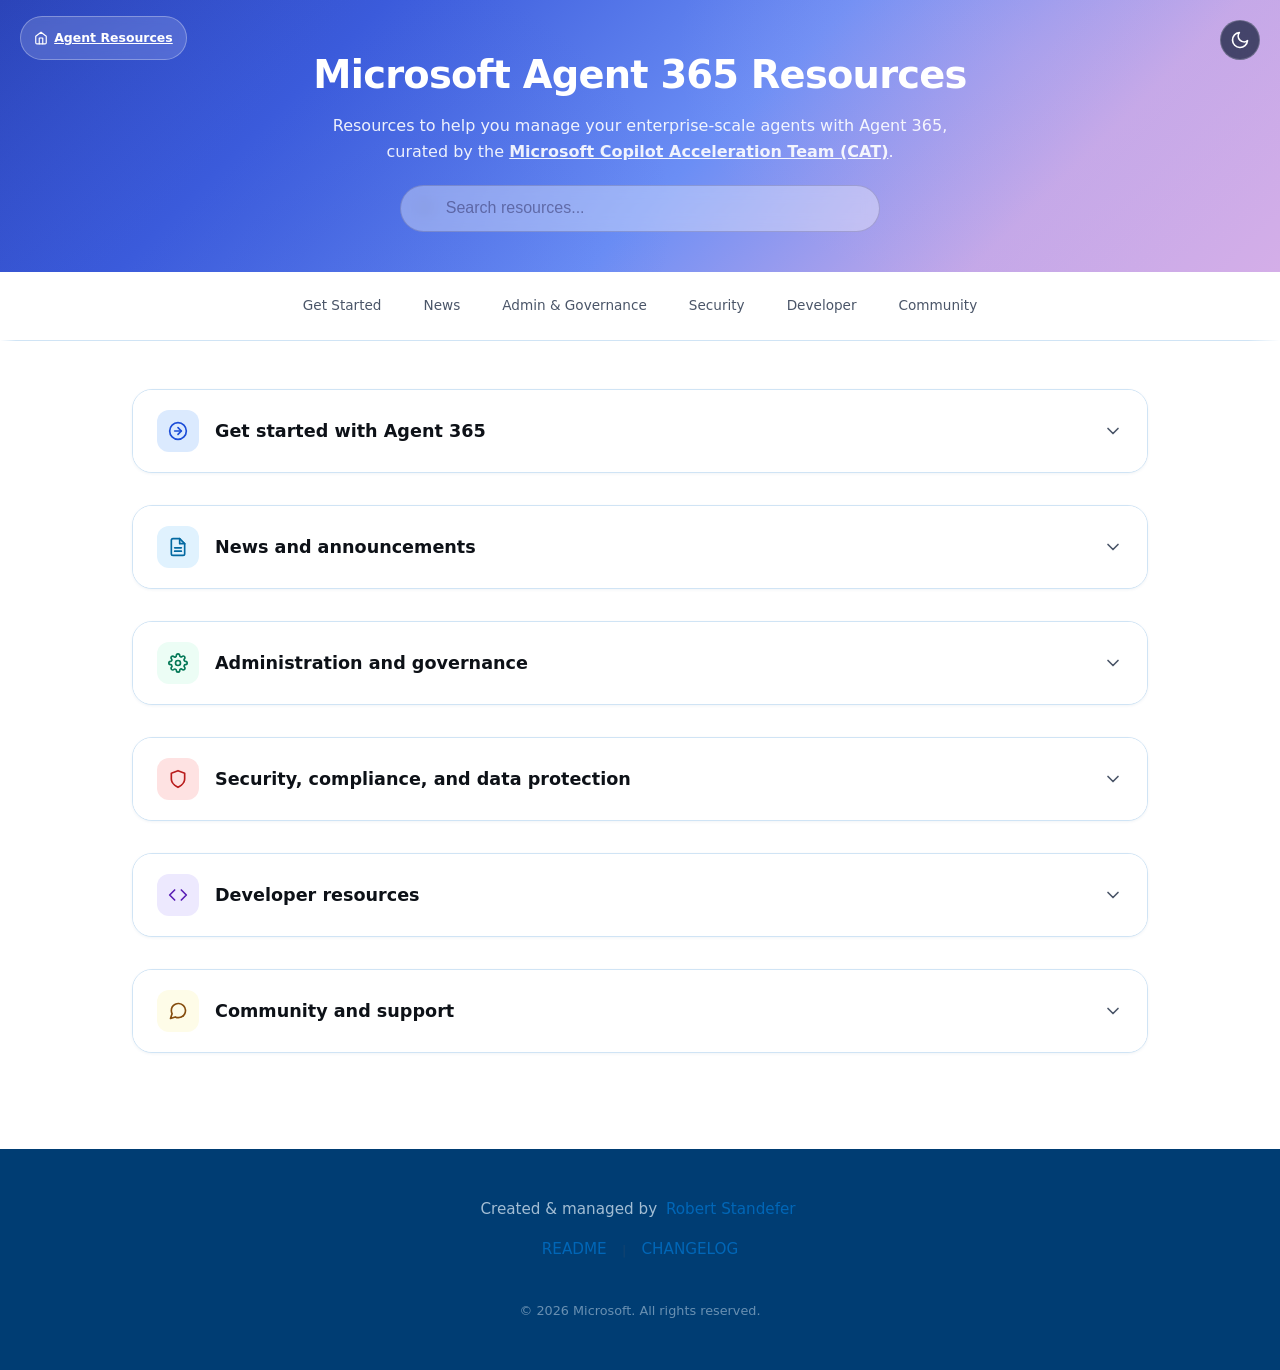
<file: agent365/index.html>
<!doctype html>
<html lang="en">
  <head>
    <title>Microsoft Agent 365 Resources</title>
    <meta charset="utf-8" />
    <meta name="viewport" content="width=device-width, initial-scale=1" />
    <link rel="icon" href="favicon.ico" sizes="any" />
    <link rel="stylesheet" href="assets/css/styles.css" />
    <script src="../assets/js/theme-toggle.js"></script>

    <!-- Open Graph -->
    <meta property="og:type" content="article" />
    <meta property="og:title" content="Microsoft Agent 365 Resources" />
    <meta
      property="og:description"
      content="Curated resources to help you manage and govern your enterprise-scale agents with Agent 365 — the control plane for AI agents."
    />
    <meta
      name="description"
      content="Curated resources to help you manage and govern your enterprise-scale agents with Agent 365 — the control plane for AI agents."
    />
    <meta
		name="image" 
      property="og:image"
      content="https://microsoft.github.io/agent-resources/agent365/images/og-image.png?v=3"
    />
    <meta property="og:image:width" content="1200" />
    <meta property="og:image:height" content="630" />
    <meta name="author" content="Robert Standefer" />

    <!-- Twitter Card -->
    <meta name="twitter:card" content="summary_large_image" />
    <meta name="twitter:title" content="Microsoft Agent 365 Resources" />
    <meta
      name="twitter:description"
      content="Curated resources to help you manage and govern your enterprise-scale agents with Agent 365 — the control plane for AI agents."
    />
    <meta
      name="twitter:image"
      content="https://microsoft.github.io/agent-resources/agent365/images/og-image.png?v=3"
    />
    <script type="text/javascript">
    (function(c,l,a,r,i,t,y){
        c[a]=c[a]||function(){(c[a].q=c[a].q||[]).push(arguments)};
        t=l.createElement(r);t.async=1;t.src="https://www.clarity.ms/tag/"+i;
        y=l.getElementsByTagName(r)[0];y.parentNode.insertBefore(t,y);
    })(window, document, "clarity", "script", "vwf397nh78");
</script>
  </head>
  <body>
    <!-- Site Controls -->
    <div class="site-controls">
      <button id="theme-toggle" class="theme-toggle" aria-label="Switch to dark mode">
      <svg class="icon-moon" xmlns="http://www.w3.org/2000/svg" fill="none" viewBox="0 0 24 24" stroke="currentColor" stroke-width="2">
        <path stroke-linecap="round" stroke-linejoin="round" d="M21 12.79A9 9 0 1111.21 3a7 7 0 009.79 9.79z"/>
      </svg>
      <svg class="icon-sun" xmlns="http://www.w3.org/2000/svg" fill="none" viewBox="0 0 24 24" stroke="currentColor" stroke-width="2" style="display:none">
        <path stroke-linecap="round" stroke-linejoin="round" d="M12 3v1m0 16v1m8.66-13.66l-.71.71M4.05 19.95l-.71.71M21 12h-1M4 12H3m16.66 7.66l-.71-.71M4.05 4.05l-.71-.71M16 12a4 4 0 11-8 0 4 4 0 018 0z"/>
      </svg>
      </button>
    </div>

    <!-- ── Hero ── -->
    <section class="hero">
      <a href="../" class="hero-back">
        <svg viewBox="0 0 24 24"><path d="M3 9l9-7 9 7v11a2 2 0 0 1-2 2H5a2 2 0 0 1-2-2z"/><polyline points="9 22 9 12 15 12 15 22"/></svg>
        Agent Resources
      </a>
      <h1>Microsoft Agent 365 Resources</h1>
      <p>
        Resources to help you manage your enterprise-scale agents with Agent 365,<br> curated by the <a href="https://aka.ms/wearecat">Microsoft Copilot Acceleration Team (CAT)</a>.
      </p>
      <div class="search-bar">
        <svg
          viewBox="0 0 24 24"
          stroke-width="2"
          stroke-linecap="round"
          stroke-linejoin="round"
        >
          <circle cx="11" cy="11" r="8" />
          <line x1="21" y1="21" x2="16.65" y2="16.65" />
        </svg>
        <input
          type="text"
          id="searchInput" aria-label="Search resources"
          placeholder="Search resources..."
          autocomplete="off"
        />
      </div>
    </section>

    <!-- ── Sticky Nav ── -->
    <nav class="nav-strip" id="navStrip">
      <a href="#get-started">Get Started</a>
      <a href="#news">News</a>
<a href="#admin">Admin &amp; Governance</a>
      <a href="#security">Security</a>
      <a href="#developer">Developer</a>
      <a href="#community">Community</a>
    </nav>

    <!-- ── Content ── -->
    <main class="content-wrap">
      <!-- GET STARTED -->
      <div class="section-card" id="get-started">
        <button class="section-header" aria-expanded="false">
          <span class="section-icon icon-start" aria-hidden="true"><svg width="20" height="20" viewBox="0 0 24 24" fill="none" stroke="currentColor" stroke-width="2" stroke-linecap="round" stroke-linejoin="round"><circle cx="12" cy="12" r="10"/><path d="M12 16l4-4-4-4"/><line x1="8" y1="12" x2="16" y2="12"/></svg></span>
          <span class="section-title">Get started with Agent 365</span>
          <svg
            class="chevron"
            viewBox="0 0 24 24"
            stroke-width="2"
            stroke-linecap="round"
            stroke-linejoin="round"
          >
            <polyline points="6 9 12 15 18 9" />
          </svg>
        </button>
        <div class="section-body">
          <h3 class="sub-heading">What is Agent 365?</h3>
          <ul class="link-list">
            <li><a href="https://www.youtube.com/watch?v=WTcyL68qTo8" target="_blank" rel="noopener">Agent 365 Overview</a> &mdash; John Savill's Technical Training, video</li>
            <li><a href="https://www.youtube.com/watch?v=SzxwdNeSnKs" target="_blank" rel="noopener">Introducing Microsoft Agent 365 &mdash; The control plane for AI agents</a> &mdash; video</li>
            <li><a href="https://aka.ms/aiWebinars/agent365" target="_blank" rel="noopener">Everything to know about Microsoft Agent 365</a> &mdash; webinar</li>
            <li><a href="https://learn.microsoft.com/microsoft-agent-365/use" target="_blank" rel="noopener">Use and collaborate with agents in Agent 365</a> &mdash; end-user guide</li>
            <li>Official website &mdash; <a href="https://aka.ms/A365Website" target="_blank" rel="noopener">aka.ms/A365Website</a></li>
            <li>
              Official product page &mdash;
              <a
                href="https://www.microsoft.com/microsoft-agent-365"
                target="_blank"
                rel="noopener"
                >Microsoft Agent 365: The Control Plane for Agents</a
              >
            </li>
            <li>
              Documentation hub &mdash;
              <a
                href="https://learn.microsoft.com/microsoft-agent-365/"
                target="_blank"
                rel="noopener"
                >Microsoft Agent 365 documentation</a
              >
            </li>
            <li>
              <a
                href="https://learn.microsoft.com/microsoft-agent-365/overview"
                target="_blank"
                rel="noopener"
                >What is Microsoft Agent 365?</a
              >
              &mdash; overview and core capabilities
            </li>
            <li><a href="https://learn.microsoft.com/microsoft-agent-365/leadership/why-agent-365-for-enterprise" target="_blank" rel="noopener">Why does an enterprise need Agent 365?</a> &mdash; leadership guidance for turning fragmented agent experiments into governed enterprise AI operations</li>
            <li><a href="https://learn.microsoft.com/microsoft-agent-365/leadership/govern-agents-support-innovation" target="_blank" rel="noopener">Govern without slowing innovation</a> &mdash; lightweight guardrails for observability, accountability, and trust while teams continue building agents quickly</li>
          </ul>
          <h3 class="sub-heading">Onboarding guides</h3>
          <ul class="link-list">
            <li><a href="https://learn.microsoft.com/training/paths/agent-365-solutions/" target="_blank" rel="noopener">Explore Microsoft Agent 365</a> &mdash; Microsoft Learn path covering setup, monitoring, management, and governance</li>
            <li><a href="https://learn.microsoft.com/microsoft-365/fasttrack/microsoft-agent-365" target="_blank" rel="noopener">Microsoft Agent 365 FastTrack guidance</a> &mdash; remote deployment guidance for registry, identity, security baselines, MCP-connected services, lifecycle workflows, monitoring, and network controls</li>
            <li><a href="https://learn.microsoft.com/microsoft-agent-365/get-started" target="_blank" rel="noopener">Get started with Agent 365</a> &mdash; step-by-step guide to enabling Agent 365 and onboarding your organization</li>
            <li><a href="https://learn.microsoft.com/microsoft-agent-365/connect-existing-agents" target="_blank" rel="noopener">Connect existing agents to Agent 365</a> &mdash; register and govern agents already built on any platform or framework</li>
            <li><a href="https://learn.microsoft.com/microsoft-agent-365/third-party-agents" target="_blank" rel="noopener">Use third-party agents in Agent 365</a> &mdash; discover, enable, and govern partner agents through the Agent 365 catalog</li>
          </ul>
          <h3 class="sub-heading">Core capabilities</h3>
          <ul class="link-list">
            <li>
              <strong>Registry</strong> &mdash; discover and catalog every agent
              across the organization
            </li>
            <li>
              <strong>Access Control</strong> &mdash; set policies for which
              agents can run and who can use them
            </li>
            <li>
              <strong>Visualization</strong> &mdash; dashboards and telemetry
              across the entire agent fleet
            </li>
            <li>
              <strong>Interoperability</strong> &mdash; works with agents from
              Microsoft, open-source, and third-party platforms
            </li>
            <li>
              <strong>Security</strong> &mdash; threat detection, compliance,
              and data protection for agents at scale
            </li>
          </ul>
          <h3 class="sub-heading">Microsoft Build 2026</h3>
          <ul class="session-grid">
            <li><a href="https://news.microsoft.com/build-2026/" target="_blank" rel="noopener"><span class="session-badge">HUB</span> Build 2026 news hub</a></li>
            <li><a href="https://news.microsoft.com/build-2026-live-blog/" target="_blank" rel="noopener"><span class="session-badge">LIVE</span> Build 2026 live blog</a></li>
            <li><a href="https://build.microsoft.com/en-US/sessions/BRK250" target="_blank" rel="noopener"><span class="session-badge">BRK250</span> Govern open-source AI agents, any framework, any scale</a></li>
            <li><a href="https://build.microsoft.com/en-US/sessions/BRK241" target="_blank" rel="noopener"><span class="session-badge">BRK241</span> From prototype to production: build and run agents at scale</a></li>
            <li><a href="https://build.microsoft.com/en-US/sessions/BRK247" target="_blank" rel="noopener"><span class="session-badge">BRK247</span> Scott and Mark learn…how agents reshape software engineering</a></li>
          </ul>
        </div>
      </div>

      <!-- NEWS & ANNOUNCEMENTS -->
      <div class="section-card" id="news">
        <button class="section-header" aria-expanded="false">
          <span class="section-icon icon-news" aria-hidden="true"><svg width="20" height="20" viewBox="0 0 24 24" fill="none" stroke="currentColor" stroke-width="2" stroke-linecap="round" stroke-linejoin="round"><path d="M14 2H6a2 2 0 0 0-2 2v16a2 2 0 0 0 2 2h12a2 2 0 0 0 2-2V8z"/><polyline points="14 2 14 8 20 8"/><line x1="16" y1="13" x2="8" y2="13"/><line x1="16" y1="17" x2="8" y2="17"/></svg></span>
          <span class="section-title">News and announcements</span>
          <svg
            class="chevron"
            viewBox="0 0 24 24"
            stroke-width="2"
            stroke-linecap="round"
            stroke-linejoin="round"
          >
            <polyline points="6 9 12 15 18 9" />
          </svg>
        </button>
        <div class="section-body">
          <ul class="link-list">
            <li><a href="https://techcommunity.microsoft.com/blog/agent-365-blog/whats-new-in-agent-365-%E2%80%93-july-2026/4543654" target="_blank" rel="noopener">What's new in Agent 365 — July 2026</a> &mdash; latest product roundup with expanded multi-tenant governance capabilities (Aug 4, 2026)</li>
            <li><a href="https://www.microsoft.com/security/blog/2026/07/30/whats-new-in-microsoft-security-july-2026/" target="_blank" rel="noopener">What's new in Microsoft Security — July 2026</a> &mdash; unified posture and runtime protection for cloud agents, Project Perception, and new Purview and Entra controls</li>
            <li><a href="https://blogs.microsoft.com/blog/2026/07/27/rethinking-security-for-the-age-of-ai/" target="_blank" rel="noopener">Rethinking security for the age of AI</a> &mdash; introduces Project Perception and coordinated agentic red, blue, and green security teams</li>
            <li><a href="https://news.microsoft.com/build-2026-live-blog/" target="_blank" rel="noopener">Microsoft Build 2026 live blog</a> &mdash; all Build 2026 announcements including Windows 365 for Agents GA, Microsoft Scout, and expanded agent governance (Jun 2026)</li>
            <li><a href="https://techcommunity.microsoft.com/blog/agent-365-blog/make-any-agent-enterprise-ready-with-the-agent-365-sdk/4524575" target="_blank" rel="noopener">Make any agent enterprise-ready with the Agent 365 SDK</a> &mdash; Tech Community walkthrough of identity, observability, notifications, Work IQ tooling, and governance for agents built on any stack (Jun 2, 2026)</li>
            <li><a href="https://www.microsoft.com/security/blog/2026/05/01/microsoft-agent-365-now-generally-available-expands-capabilities-and-integrations/" target="_blank" rel="noopener">Microsoft Agent 365, now generally available, expands capabilities and integrations</a> &mdash; official GA announcement covering the control plane, shadow AI discovery, Windows 365 for Agents, and partner ecosystem expansion (May 1, 2026)</li>
            <li><a href="https://www.microsoft.com/security/blog/2026/06/02/microsoft-build-2026-securing-code-agents-and-models-across-the-development-lifecycle/" target="_blank" rel="noopener">Microsoft Build 2026: Securing code, agents, and models across the development lifecycle</a> &mdash; Microsoft Security Blog roundup covering Windows 365 for Agents, Intune policy controls, and agent governance at Build 2026 (Jun 2, 2026)</li>
            <li><a href="https://blogs.windows.com/windowsdeveloper/2026/06/02/windows-platform-security-for-ai-agents/" target="_blank" rel="noopener">Making Windows the trustworthy OS for agents</a> &mdash; Windows platform security primitives, Microsoft Execution Containers, and Agent 365 policy-based controls for local agents (Jun 2, 2026)</li>
            <li><a href="https://kpmg.com/xx/en/media/press-releases/2026/06/kpmg-and-microsoft-scale-trusted-enterprise-ai-agents-globally.html" target="_blank" rel="noopener">KPMG and Microsoft scale trusted, enterprise AI agents globally through Agent 365</a> &mdash; press release on deploying, monitoring, and governing AI agents across KPMG's 276,000-person workforce (Jun 2026)</li>
            <li>
              Agent 365 blog &mdash;
              <a
                href="https://techcommunity.microsoft.com/category/microsoft365/blog/agent-365-blog"
                target="_blank"
                rel="noopener"
                >Microsoft Tech Community</a
              >
            </li>
            <li>
              <a
                href="https://www.microsoft.com/microsoft-agent-365"
                target="_blank"
                rel="noopener"
                >Microsoft Agent 365 product page</a
              >
              &mdash; product overview, capabilities, and deployment entry points
            </li>
            <li>
              <a
                href="https://www.microsoft.com/microsoft-365/blog/2026/03/09/powering-frontier-transformation-with-copilot-and-agents/"
                target="_blank"
                rel="noopener"
                >Powering frontier transformation with Copilot and agents</a
              >
              (Mar 2026)
            </li>
            <li>
              <a
                href="https://blogs.microsoft.com/blog/2026/03/09/introducing-the-first-frontier-suite-built-on-intelligence-trust/"
                target="_blank"
                rel="noopener"
                >Introducing the First Frontier Suite built on Intelligence +
                Trust</a
              >
              (Mar 2026)
            </li>
            <li>
              <a
                href="https://techcommunity.microsoft.com/blog/agent-365-blog/get-to-know-these-agent-365-community-all-stars/4501056"
                target="_blank"
                rel="noopener"
                >Get to know these Agent 365 community all-stars</a
              >
            </li>
            <li><a href="https://adoption.microsoft.com/files/copilot-studio/Agent-governance-whitepaper.pdf" target="_blank" rel="noopener">Agent Governance Whitepaper</a> &mdash; comprehensive guidance on agent lifecycle, compliance, data security, and responsible AI</li>
            <li><a href="https://techcommunity.microsoft.com/blog/microsoft-entra-blog/microsoft-entra-innovations-announced-at-rsac-2026/4502146" target="_blank" rel="noopener">Microsoft Entra innovations announced at RSAC 2026</a> &mdash; Agent ID, shadow AI detection, and Zero Trust for AI</li>
            <li><a href="https://blogs.windows.com/msedgedev/2026/03/23/protect-your-enterprise-from-shadow-ai-and-more-announcements-at-rsac-2026/" target="_blank" rel="noopener">Protect your enterprise from shadow AI and more: Announcements at RSAC 2026</a> &mdash; network-level prompt injection blocking and shadow AI detection</li>
            <li><a href="https://techcommunity.microsoft.com/blog/microsoft-security-blog/securing-ai-agents-end%E2%80%91to%E2%80%91end-connecting-purview-dspm-agent-365-and-the-ai-secur/4521155" target="_blank" rel="noopener">Securing AI agents end-to-end: Connecting Purview, DSPM, Agent 365, and the AI Security Dashboard</a> &mdash; Microsoft Security Blog &mdash; closes the visibility gap across data protection, identity governance, and threat detection for Copilot and custom agents (May 19, 2026)</li>
            <li><a href="https://techcommunity.microsoft.com/blog/agent-365-blog/microsoft-365-e7--agent365-from-where-you-are-to-enterprise-ai-at-scale/4519969" target="_blank" rel="noopener">Microsoft 365 E7 + Agent 365: From where you are to enterprise AI at scale</a> &mdash; Tech Community Agent 365 blog &mdash; how the E7 Frontier Suite operationalizes agent governance, visibility, and control (May 15, 2026)</li>
            <li><a href="https://techcommunity.microsoft.com/blog/agent-365-blog/agent365-the-identity-first-control-plane-for-scalable-ai-agents/4519921" target="_blank" rel="noopener">Agent 365: The identity-first control plane for scalable AI agents</a> &mdash; Tech Community Agent 365 blog &mdash; explainer on agent identity as the foundation for governing persistent AI actors (May 14, 2026)</li>
            <li><a href="https://techcommunity.microsoft.com/blog/agent-365-blog/you-asked%E2%80%94we-answered-inside-the-agent-365-ama/4519485" target="_blank" rel="noopener">You asked — we answered: Inside the Agent 365 AMA</a> &mdash; replay and Q&amp;A from the May 12 Agent 365 Live AMA covering licensing, third-party agents, governance, and security (May 13, 2026)</li>
            <li><a href="https://techcommunity.microsoft.com/blog/agent-365-blog/what%E2%80%99s-new-in-agent-365-may-2026/4516340" target="_blank" rel="noopener">What's New in Agent 365: May 2026</a> &mdash; Tech Community Agent 365 blog &mdash; GA capabilities walkthrough including the new admin-center dashboard, agent registry, and observe/govern/secure pillars (May 1, 2026)</li>
            <li><a href="https://techcommunity.microsoft.com/blog/partnernews/now-generally-available-microsoft-365-e7-and-agent-365/4516469" target="_blank" rel="noopener">Now generally available: Microsoft 365 E7 and Agent 365</a> &mdash; Tech Community Partner News &mdash; the new E7 Frontier Suite bundles E5, Copilot, Entra Suite, and Agent 365; CSP licensing details and partner readiness (May 1, 2026)</li>
            <li><a href="https://venturebeat.com/technology/microsoft-takes-agent-365-out-of-preview-as-shadow-ai-becomes-an-enterprise-threat" target="_blank" rel="noopener">Microsoft takes Agent 365 out of preview as shadow AI becomes an enterprise threat</a> &mdash; VentureBeat coverage of Agent 365 GA, shadow AI detection, and runtime protection (May 2026)</li>
            <li><a href="https://techcommunity.microsoft.com/blog/agent-365-blog/icymi-microsoft-agent-365-ama/4503596" target="_blank" rel="noopener">ICYMI: Microsoft Agent 365 AMA</a> &mdash; replay of the Ask Microsoft Anything session covering licensing, adoption, deployment, and live product Q&amp;A (Mar 18, 2026)</li>
          </ul>
        </div>
      </div>

      <!-- IT ADMIN -->
      <div class="section-card" id="admin">
        <button class="section-header" aria-expanded="false">
          <span class="section-icon icon-admin" aria-hidden="true"><svg width="20" height="20" viewBox="0 0 24 24" fill="none" stroke="currentColor" stroke-width="2" stroke-linecap="round" stroke-linejoin="round"><circle cx="12" cy="12" r="3"/><path d="M19.4 15a1.65 1.65 0 0 0 .33 1.82l.06.06a2 2 0 0 1 0 2.83 2 2 0 0 1-2.83 0l-.06-.06a1.65 1.65 0 0 0-1.82-.33 1.65 1.65 0 0 0-1 1.51V21a2 2 0 0 1-2 2 2 2 0 0 1-2-2v-.09A1.65 1.65 0 0 0 9 19.4a1.65 1.65 0 0 0-1.82.33l-.06.06a2 2 0 0 1-2.83 0 2 2 0 0 1 0-2.83l.06-.06A1.65 1.65 0 0 0 4.68 15a1.65 1.65 0 0 0-1.51-1H3a2 2 0 0 1-2-2 2 2 0 0 1 2-2h.09A1.65 1.65 0 0 0 4.6 9a1.65 1.65 0 0 0-.33-1.82l-.06-.06a2 2 0 0 1 0-2.83 2 2 0 0 1 2.83 0l.06.06A1.65 1.65 0 0 0 9 4.68a1.65 1.65 0 0 0 1-1.51V3a2 2 0 0 1 2-2 2 2 0 0 1 2 2v.09a1.65 1.65 0 0 0 1 1.51 1.65 1.65 0 0 0 1.82-.33l.06-.06a2 2 0 0 1 2.83 0 2 2 0 0 1 0 2.83l-.06.06A1.65 1.65 0 0 0 19.4 9a1.65 1.65 0 0 0 1.51 1H21a2 2 0 0 1 2 2 2 2 0 0 1-2 2h-.09a1.65 1.65 0 0 0-1.51 1z"/></svg></span>
          <span class="section-title">Administration and governance</span>
          <svg
            class="chevron"
            viewBox="0 0 24 24"
            stroke-width="2"
            stroke-linecap="round"
            stroke-linejoin="round"
          >
            <polyline points="6 9 12 15 18 9" />
          </svg>
        </button>
        <div class="section-body">
          <ul class="link-list">
            <li><a href="https://aka.ms/a365/registry" target="_blank" rel="noopener">Discover, Govern, and Secure Agents with Registry and Agent Map</a> &mdash; webinar</li>
            <li><a href="https://aka.ms/A365/Access" target="_blank" rel="noopener">Access Control for Agents</a> &mdash; webinar</li>
            <li><a href="https://aka.ms/A365/Interop" target="_blank" rel="noopener">Agent 365 Tools: Identity, Observability &amp; Interoperability</a> &mdash; webinar</li>
            <li>
              Agent 365 in Microsoft 365 Admin Center &mdash;
              <a
                href="https://learn.microsoft.com/microsoft-365/admin/manage/agent-365-overview?view=o365-worldwide"
                target="_blank"
                rel="noopener"
                >overview page</a
              >
            </li>
            <li>
              Agent Registry &mdash;
              <a
                href="https://learn.microsoft.com/microsoft-365/admin/manage/agent-registry?view=o365-worldwide"
                target="_blank"
                rel="noopener"
                >manage and govern agents in Admin Center</a
              >
            </li>
            <li>
              Microsoft 365 Copilot agents admin guide &mdash;
              <a
                href="https://learn.microsoft.com/copilot/microsoft-365/agent-essentials/m365-agents-admin-guide"
                target="_blank"
                rel="noopener"
                >full admin reference</a
              >
            </li>
          </ul>
          <h3 class="sub-heading">Monitor and observe</h3>
          <ul class="link-list">
            <li><a href="https://learn.microsoft.com/microsoft-365/admin/manage/agent-registry" target="_blank" rel="noopener">Observe agents with Agent Registry</a> &mdash; Microsoft 365 admin center view for discovering agents, understanding usage, and acting on risk signals</li>
            <li><a href="https://learn.microsoft.com/microsoft-365/admin/manage/agent-map" target="_blank" rel="noopener">Use Agent Map in the Microsoft 365 admin center</a> &mdash; visualize agents by platform and filter by status, publisher, data source, and usage</li>
            <li><a href="https://learn.microsoft.com/microsoft-365/admin/manage/agent-365-overview" target="_blank" rel="noopener">Govern agents with Microsoft Agent 365</a> &mdash; admin guidance for onboarding, guardrails, compliance, retention, and governed access to resources and data</li>
            <li><a href="https://learn.microsoft.com/microsoft-agent-365/observe" target="_blank" rel="noopener">Observe agent activity in Microsoft Teams</a> &mdash; dashboards and telemetry for monitoring agent interactions within Teams</li>
            <li><a href="https://learn.microsoft.com/microsoft-agent-365/observe-agents-microsoft-365-copilot" target="_blank" rel="noopener">Observe agent activity in Microsoft 365 Copilot</a> &mdash; monitor agent usage and performance across the M365 Copilot surface</li>
          </ul>
          <h3 class="sub-heading">Agent governance resources</h3>
          <ul class="link-list">
            <li><a href="https://learn.microsoft.com/microsoft-agent-365/admin/policy-template" target="_blank" rel="noopener">Agent 365 policy templates</a> &mdash; predefined and custom governance bundles spanning Entra, Purview, SharePoint, and Defender controls</li>
            <li><a href="https://learn.microsoft.com/microsoft-365/admin/manage/agent-roles-perms" target="_blank" rel="noopener">Agent management roles and permissions</a> &mdash; role-by-role reference for registry, visibility, and management capabilities</li>
            <li><a href="https://learn.microsoft.com/copilot/microsoft-365/agent-essentials/m365-agents-checklist" target="_blank" rel="noopener">Microsoft 365 Agents Checklist</a> &mdash; deployment checklist covering objectives, costs, RAI, permissions, and rollout phases</li>
            <li><a href="https://adoption.microsoft.com/files/copilot-studio/Agent-governance-whitepaper.pdf" target="_blank" rel="noopener">Agent Governance Whitepaper</a> &mdash; lifecycle management, compliance frameworks, and responsible AI guidelines</li>
            <li><a href="https://learn.microsoft.com/microsoft-365/admin/manage/manage-copilot-agents-integrated-apps" target="_blank" rel="noopener">Manage agents in the Microsoft 365 admin center</a> &mdash; view, block, assign, and remove agents across your tenant</li>
            <li><a href="https://techcommunity.microsoft.com/blog/healthcareandlifesciencesblog/new-agent-management-experience-in-microsoft-365-admin-center/4422483" target="_blank" rel="noopener">New Agent Management Experience in M365 Admin Center</a> &mdash; dedicated Agents &amp; Connectors admin hub</li>
          </ul>
        </div>
      </div>

      <!-- SECURITY -->
      <div class="section-card" id="security">
        <button class="section-header" aria-expanded="false">
          <span class="section-icon icon-security" aria-hidden="true"><svg width="20" height="20" viewBox="0 0 24 24" fill="none" stroke="currentColor" stroke-width="2" stroke-linecap="round" stroke-linejoin="round"><path d="M12 22s8-4 8-10V5l-8-3-8 3v7c0 6 8 10 8 10z"/></svg></span>
          <span class="section-title"
            >Security, compliance, and data protection</span
          >
          <svg
            class="chevron"
            viewBox="0 0 24 24"
            stroke-width="2"
            stroke-linecap="round"
            stroke-linejoin="round"
          >
            <polyline points="6 9 12 15 18 9" />
          </svg>
        </button>
        <div class="section-body">
          <h3 class="sub-heading">Agent 365 security documentation</h3>
          <ul class="link-list">
            <li><a href="https://aka.ms/A365/Security" target="_blank" rel="noopener">Unlocking Agent 365 Security and Governance</a> &mdash; webinar</li>
            <li>
              <a
                href="https://learn.microsoft.com/security/security-for-ai/agent-365-security"
                target="_blank"
                rel="noopener"
                >Secure AI agents at scale using Microsoft Agent 365</a
              >
              &mdash; identity, access control, threat detection, runtime
              defense, and data security
            </li>
            <li>
              <a
                href="https://learn.microsoft.com/defender-xdr/security-for-ai/transition-agent-security-to-agent-365"
                target="_blank"
                rel="noopener"
                >Transition Copilot Studio and Microsoft Foundry agent security to Agent 365</a
              >
              &mdash; migration guidance; from Jul 1, 2026 these security
              capabilities require a Microsoft Agent 365 license
            </li>
            <li>
              <a
                href="https://www.microsoft.com/security/blog/2026/03/09/secure-agentic-ai-for-your-frontier-transformation/"
                target="_blank"
                rel="noopener"
                >Secure agentic AI for your Frontier Transformation</a
              >
              &mdash; Microsoft Security Blog (Mar 2026)
            </li>
            <li><a href="https://www.microsoft.com/security/blog/2026/06/02/microsoft-build-2026-securing-code-agents-and-models-across-the-development-lifecycle/" target="_blank" rel="noopener">Securing code, agents, and models across the development lifecycle</a> &mdash; Build 2026 security guidance spanning agent governance, identity, and runtime controls</li>
            <li><a href="https://blogs.windows.com/windowsdeveloper/2026/06/02/windows-platform-security-for-ai-agents/" target="_blank" rel="noopener">Windows platform security for AI agents</a> &mdash; containment, identity, manageability, and Microsoft Execution Containers for trustworthy local agents</li>
            <li>
              <a
                href="https://www.microsoft.com/security/blog/2026/01/23/runtime-risk-realtime-defense-securing-ai-agents/"
                target="_blank"
                rel="noopener"
                >From runtime risk to real-time defense: Securing AI agents</a
              >
              &mdash; Microsoft Security Blog
            </li>
          </ul>
          <h3 class="sub-heading">Microsoft Purview</h3>
          <ul class="link-list">
            <li>
              <a
                href="https://learn.microsoft.com/purview/ai-agent-365"
                target="_blank"
                rel="noopener"
                >Use Microsoft Purview to manage data security &amp; compliance
                for Agent 365</a
              >
              &mdash; DSPM for AI, auditing, DLP, sensitivity labels,
              eDiscovery, Insider Risk Management
            </li>
          </ul>
          <h3 class="sub-heading">Microsoft Defender</h3>
          <ul class="link-list">
            <li>
              <a
                href="https://learn.microsoft.com/defender-xdr/security-for-ai/ai-agent-inventory"
                target="_blank"
                rel="noopener"
                >Protect AI agents &mdash; Microsoft Defender XDR</a
              >
              &mdash; agent inventory, real-time protection, threat hunting,
              security posture management
            </li>
            <li><a href="https://learn.microsoft.com/defender-xdr/security-for-ai/ai-agent-detection-protection" target="_blank" rel="noopener">Detect and investigate threats to AI agents</a> &mdash; near-real-time alerts and advanced hunting for jailbreaks, prompt injection, credential leaks, malicious propagation, and evasion</li>
          </ul>
          <h3 class="sub-heading">Microsoft Entra Agent ID</h3>
          <ul class="link-list">
            <li>
              <a
                href="https://learn.microsoft.com/entra/agent-id/identity-platform/what-is-agent-id"
                target="_blank"
                rel="noopener"
                >What are agent identities? &mdash; Microsoft Entra Agent ID</a
              >
              &mdash; authentication, authorization, identity protection, and
              access governance for AI agents
            </li>
          </ul>
          <h3 class="sub-heading">Governance and compliance</h3>
          <ul class="link-list">
            <li><a href="https://techcommunity.microsoft.com/blog/microsoft-security-blog/microsoft-purview-securing-data-and-enabling-apps-and-agents-across-your-ai-stac/4503806" target="_blank" rel="noopener">Microsoft Purview: Securing data and enabling apps and agents across your AI stack</a> &mdash; data security, compliance, and governance for enterprise agent deployments</li>
          </ul>
        </div>
      </div>

      <!-- DEVELOPER -->
      <div class="section-card" id="developer">
        <button class="section-header" aria-expanded="false">
          <span class="section-icon icon-dev" aria-hidden="true"><svg width="20" height="20" viewBox="0 0 24 24" fill="none" stroke="currentColor" stroke-width="2" stroke-linecap="round" stroke-linejoin="round"><polyline points="16 18 22 12 16 6"/><polyline points="8 6 2 12 8 18"/></svg></span>
          <span class="section-title">Developer resources</span>
          <svg
            class="chevron"
            viewBox="0 0 24 24"
            stroke-width="2"
            stroke-linecap="round"
            stroke-linejoin="round"
          >
            <polyline points="6 9 12 15 18 9" />
          </svg>
        </button>
        <div class="section-body">
          <h3 class="sub-heading">Videos</h3>
          <ul class="link-list">
            <li><a href="https://www.youtube.com/watch?v=LOtAElJYlmc" target="_blank" rel="noopener">Make your Agents Enterprise-Ready with the Agent 365 SDK</a></li>
            <li><a href="https://www.youtube.com/watch?v=dOcIowhliJ4" target="_blank" rel="noopener">Introduction to Agent 365 SDK</a></li>
            <li><a href="https://www.youtube.com/watch?v=115RGNG18Qg&amp;list=PLWZJrkeLOrbZQjtKXMaOW6xS5RfPMUZjS" target="_blank" rel="noopener">Agent 365 for Developers</a> &mdash; playlist</li>
          </ul>
          <h3 class="sub-heading">Agent 365 SDK &amp; developer docs</h3>
          <ul class="link-list">
            <li>Microsoft Agent 365 Learn &mdash; <a href="https://aka.ms/Agent365Learn" target="_blank" rel="noopener">aka.ms/Agent365Learn</a></li>
            <li><a href="https://techcommunity.microsoft.com/blog/agent-365-blog/make-any-agent-enterprise-ready-with-the-agent-365-sdk/4524575" target="_blank" rel="noopener">Make any agent enterprise-ready with the Agent 365 SDK</a> &mdash; end-to-end primer on adding enterprise controls to existing agents</li>
            <li>
              Agent 365 developer documentation &mdash;
              <a
                href="https://learn.microsoft.com/microsoft-agent-365/developer/"
                target="_blank"
                rel="noopener"
                >SDK and CLI reference</a
              >
            </li>
            <li><a href="https://learn.microsoft.com/microsoft-agent-365/tooling-servers-overview" target="_blank" rel="noopener">Work IQ MCP overview</a> &mdash; governed data, context, skills, and tools for grounding agents in Microsoft 365</li>
            <li><a href="https://learn.microsoft.com/microsoft-agent-365/developer/publish" target="_blank" rel="noopener">Publish an agent to the Microsoft 365 admin center</a> &mdash; package and upload an Agent 365 manifest with the CLI</li>
            <li>
              Agent 365 identity &mdash;
              <a
                href="https://learn.microsoft.com/microsoft-agent-365/developer/identity"
                target="_blank"
                rel="noopener"
                >developer identity guide</a
              >
            </li>
            <li><a href="https://learn.microsoft.com/microsoft-agent-365/" target="_blank" rel="noopener">Microsoft Agent 365 documentation hub</a> &mdash; full product documentation</li>
            <li><a href="https://learn.microsoft.com/microsoft-agent-365/overview" target="_blank" rel="noopener">What is Microsoft Agent 365?</a> &mdash; overview of the control plane for AI agents</li>
          </ul>
          <h3 class="sub-heading">GitHub repositories</h3>
          <ul class="link-list">
            <li><a href="https://github.com/microsoft/Agent365-nodejs" target="_blank" rel="noopener">microsoft/Agent365-nodejs</a> &mdash; Agent 365 SDK for Node.js</li>
            <li><a href="https://github.com/microsoft/Agent365-python" target="_blank" rel="noopener">microsoft/Agent365-python</a> &mdash; Agent 365 SDK for Python</li>
            <li><a href="https://github.com/microsoft/Agent365-dotnet" target="_blank" rel="noopener">microsoft/Agent365-dotnet</a> &mdash; Agent 365 SDK for .NET</li>
            <li><a href="https://github.com/microsoft/Agent365-Samples" target="_blank" rel="noopener">microsoft/Agent365-Samples</a> &mdash; sample applications</li>
            <li><a href="https://github.com/microsoft/Agent365-devTools" target="_blank" rel="noopener">microsoft/Agent365-devTools</a> &mdash; developer tools</li>
          </ul>
        </div>
      </div>

      <!-- COMMUNITY -->
      <div class="section-card" id="community">
        <button class="section-header" aria-expanded="false">
          <span class="section-icon icon-comm" aria-hidden="true"><svg width="20" height="20" viewBox="0 0 24 24" fill="none" stroke="currentColor" stroke-width="2" stroke-linecap="round" stroke-linejoin="round"><path d="M21 11.5a8.38 8.38 0 0 1-.9 3.8 8.5 8.5 0 0 1-7.6 4.7 8.38 8.38 0 0 1-3.8-.9L3 21l1.9-5.7a8.38 8.38 0 0 1-.9-3.8 8.5 8.5 0 0 1 4.7-7.6 8.38 8.38 0 0 1 3.8-.9h.5a8.48 8.48 0 0 1 8 8v.5z"/></svg></span>
          <span class="section-title">Community and support</span>
          <svg
            class="chevron"
            viewBox="0 0 24 24"
            stroke-width="2"
            stroke-linecap="round"
            stroke-linejoin="round"
          >
            <polyline points="6 9 12 15 18 9" />
          </svg>
        </button>
        <div class="section-body">
          <ul class="link-list">
            <li>
              Agent 365 Tech Community blog &mdash;
              <a
                href="https://techcommunity.microsoft.com/category/microsoft365/blog/agent-365-blog"
                target="_blank"
                rel="noopener"
                >latest posts and announcements</a
              >
            </li>
            <li>
              <a
                href="https://techcommunity.microsoft.com/blog/agent-365-blog/get-to-know-these-agent-365-community-all-stars/4501056"
                target="_blank"
                rel="noopener"
                >Agent 365 community all-stars</a
              >
              &mdash; MVPs and influencers sharing tips and implementations
            </li>
            <li>
              Microsoft Agent 365 product page &mdash;
              <a
                href="https://www.microsoft.com/microsoft-agent-365"
                target="_blank"
                rel="noopener"
                >overview and access options</a
              >
            </li>
            <li>
              <a
                href="https://aka.ms/Agent365AMA"
                target="_blank"
                rel="noopener"
                >Agent 365 AMA</a
              >
              &mdash; Ask Me Anything sessions
            </li>
            <li><a href="https://learn.microsoft.com/microsoft-agent-365/" target="_blank" rel="noopener">Agent 365 documentation hub</a> &mdash; full Microsoft Learn documentation</li>
            <li><a href="https://www.youtube.com/playlist?list=PLWZJrkeLOrbZQjtKXMaOW6xS5RfPMUZjS" target="_blank" rel="noopener">Agent 365 for Developers playlist</a> &mdash; YouTube video series</li>
            <li><a href="https://aka.ms/A365discussions" target="_blank" rel="noopener">Agent 365 Discussions</a> &mdash; official community discussion forum</li>
          </ul>
          <h3 class="sub-heading">MVP and community blogs</h3>
          <ul class="link-list">
            <li><a href="https://a365-faq.jukkan.com/" target="_blank" rel="noopener">Agent 365 FAQ</a> &mdash; unofficial plain-language guide by Jukka Niiranen covering architecture, licensing, and governance</li>
            <li><a href="https://robquickenden.blog/2026/03/agent-365-nears-ga/" target="_blank" rel="noopener">Agent 365: Microsoft&rsquo;s Enterprise AI Control Plane explained</a> &mdash; Rob Quickenden deep-dive on features, pricing, and strategy</li>
            <li><a href="https://simondoy.com/2026/01/05/delving-into-configuring-and-building-my-first-microsoft-agent-365-agent/" target="_blank" rel="noopener">Delving into Agent 365 &mdash; Configuring and Building My First Agent</a> &mdash; Simon Doy hands-on walkthrough</li>
            <li><a href="https://www.youtube.com/live/60jAVUadMak" target="_blank" rel="noopener">Microsoft Agent 365 Walkthrough</a> &mdash; Steve Corey live dashboard walkthrough (video)</li>
            <li><a href="https://corsicatech.com/blog/microsoft-agent-365-secure-agentic-ai/" target="_blank" rel="noopener">How Microsoft&rsquo;s Agent 365 Will Revolutionize AI Governance</a> &mdash; Corsica Technologies</li>
            <li><a href="https://www.devoteam.com/expert-view/microsoft-agent-365/" target="_blank" rel="noopener">Microsoft Agent 365: The Enterprise Platform for AI Agent Governance</a> &mdash; Devoteam expert view</li>
            <li><a href="https://www.itpro.com/technology/artificial-intelligence/microsofts-new-agent-365-platform-is-a-one-stop-shop-for-deploying-securing-and-keeping-tabs-on-ai-agents" target="_blank" rel="noopener">Microsoft&rsquo;s new Agent 365 platform is a one-stop shop</a> &mdash; IT PRO analyst overview</li>
            <li><a href="https://stevecorey.com/microsoft-agent-365-the-features-nobody-is-talking-about-but-should-be/" target="_blank" rel="noopener">Microsoft Agent 365: The Features Nobody Is Talking About (But Should Be)</a> &mdash; Steve Corey on MCP server interoperability, agentic authentication, and agent instancing (Apr 2026)</li>
          </ul>
        </div>
      </div>
    </main>

    <!-- ── Footer ── -->
    <footer>
      <p>Created &amp; managed by <a href="https://www.linkedin.com/in/rstandefer/">Robert Standefer</a></p>
      <p class="footer-links"><a href="https://github.com/microsoft/agent-resources/blob/main/README.md" target="_blank" rel="noopener">README</a> <span class="link-sep">|</span> <a href="https://github.com/microsoft/agent-resources/blob/main/agent365/CHANGELOG.md" target="_blank" rel="noopener">CHANGELOG</a></p>
    <p class="copyright">© 2026 Microsoft. All rights reserved.</p>
    </footer>

    <script src="../assets/js/main.js"></script>
  </body>
</html>
</file>
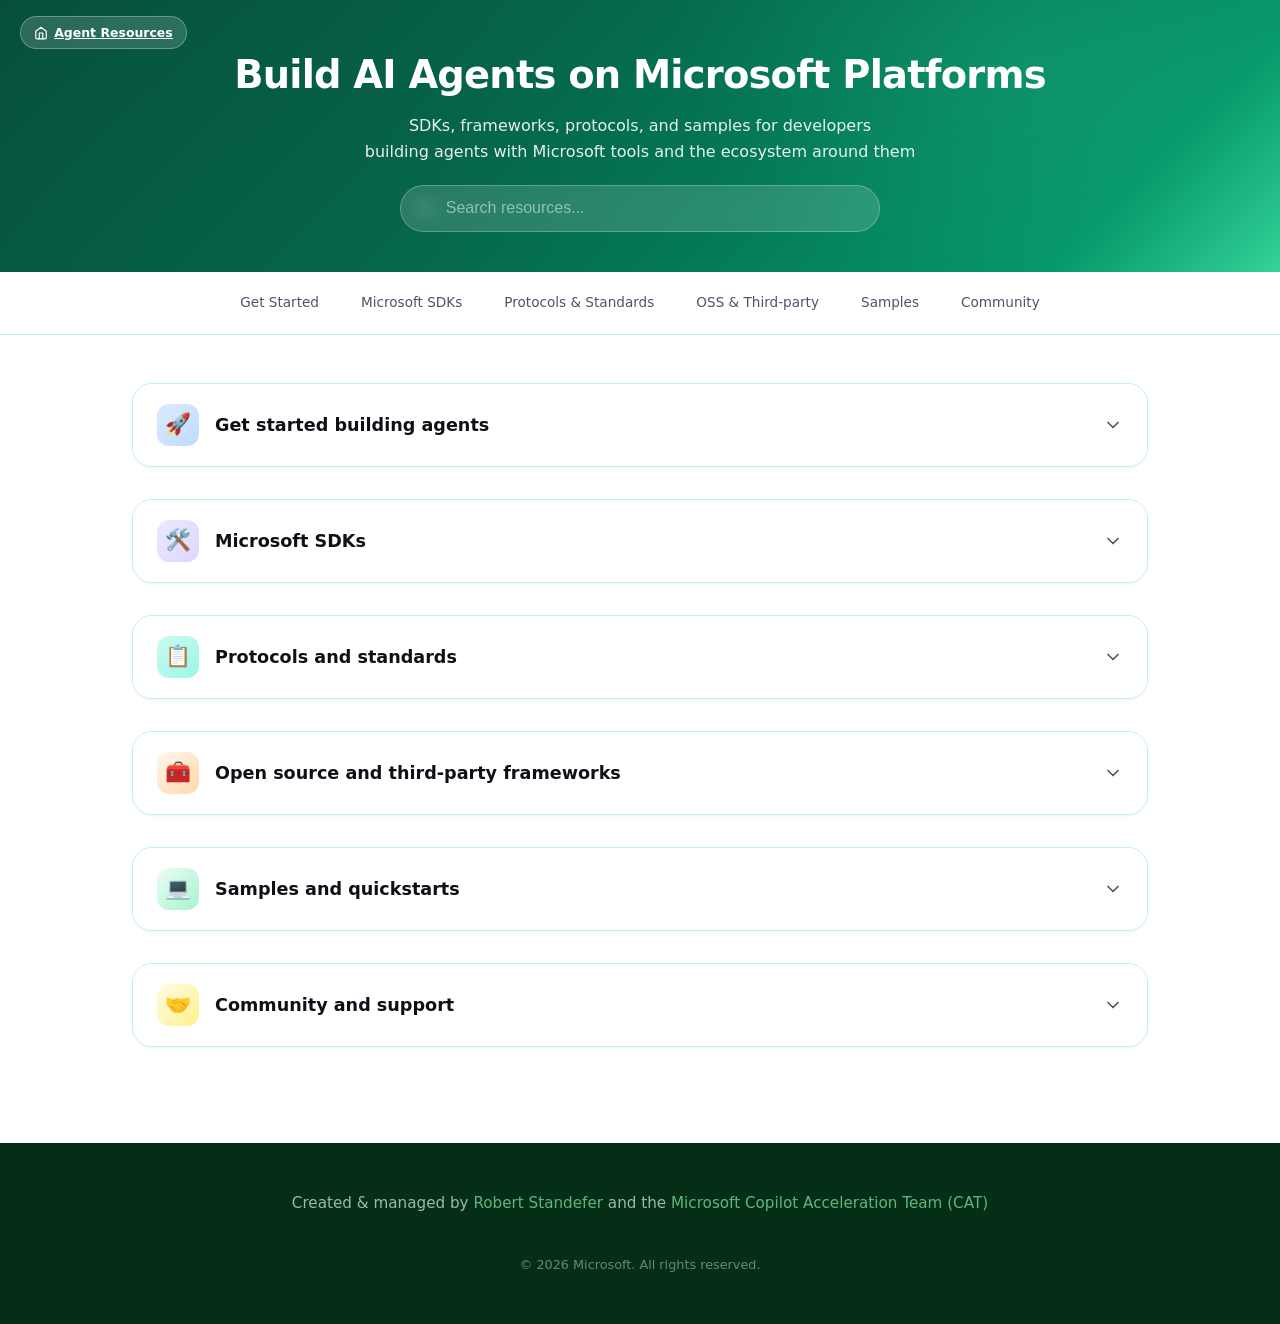
<file: build-agents/index.html>
<!doctype html>
<html lang="en">
  <head>
    <title>Build AI Agents — Microsoft Developer Resources</title>
    <meta charset="utf-8" />
    <meta name="viewport" content="width=device-width, initial-scale=1" />
    <link rel="icon" href="favicon.ico" sizes="any" />
    <link rel="stylesheet" href="assets/css/styles.css" />

    <!-- Open Graph -->
    <meta property="og:type" content="article" />
    <meta property="og:title" content="Build AI Agents — Microsoft Developer Resources" />
    <meta
      property="og:description"
      content="SDKs, frameworks, protocols, and samples for developers building AI agents on Microsoft platforms."
    />
    <meta
      name="image"
      property="og:image"
      content="https://microsoft.github.io/agent-resources/build-agents/images/og-image.png"
    />
    <meta property="og:image:width" content="1200" />
    <meta property="og:image:height" content="630" />
    <meta name="author" content="Robert Standefer" />

    <!-- Twitter Card -->
    <meta name="twitter:card" content="summary_large_image" />
    <meta name="twitter:title" content="Build AI Agents — Microsoft Developer Resources" />
    <meta
      name="twitter:description"
      content="SDKs, frameworks, protocols, and samples for developers building AI agents on Microsoft platforms."
    />
    <meta
      name="twitter:image"
      content="https://microsoft.github.io/agent-resources/build-agents/images/og-image.png"
    />
    <!-- TODO: add Microsoft Clarity tag ID for this site -->
  </head>
  <body>
    <!-- ── Hero ── -->
    <section class="hero">
      <a href="../" class="hero-back">
        <svg viewBox="0 0 24 24"><path d="M3 9l9-7 9 7v11a2 2 0 0 1-2 2H5a2 2 0 0 1-2-2z"/><polyline points="9 22 9 12 15 12 15 22"/></svg>
        Agent Resources
      </a>
      <h1>Build AI Agents on Microsoft Platforms</h1>
      <p>
        SDKs, frameworks, protocols, and samples for developers<br>building agents with Microsoft tools and the ecosystem around them
      </p>
      <div class="search-bar">
        <svg
          viewBox="0 0 24 24"
          stroke-width="2"
          stroke-linecap="round"
          stroke-linejoin="round"
        >
          <circle cx="11" cy="11" r="8" />
          <line x1="21" y1="21" x2="16.65" y2="16.65" />
        </svg>
        <input
          type="text"
          id="searchInput"
          placeholder="Search resources..."
          autocomplete="off"
        />
      </div>
    </section>

    <!-- ── Sticky Nav ── -->
    <nav class="nav-strip" id="navStrip">
      <a href="#get-started">Get Started</a>
      <a href="#microsoft-sdks">Microsoft SDKs</a>
      <a href="#protocols">Protocols &amp; Standards</a>
      <a href="#oss">OSS &amp; Third-party</a>
      <a href="#samples">Samples</a>
      <a href="#community">Community</a>
    </nav>

    <!-- ── Content ── -->
    <main class="content-wrap">

      <!-- GET STARTED -->
      <div class="section-card" id="get-started">
        <button class="section-header" aria-expanded="false">
          <span class="section-icon icon-start">&#x1F680;</span>
          <span class="section-title">Get started building agents</span>
          <svg
            class="chevron"
            viewBox="0 0 24 24"
            stroke-width="2"
            stroke-linecap="round"
            stroke-linejoin="round"
          >
            <polyline points="6 9 12 15 18 9" />
          </svg>
        </button>
        <div class="section-body">
          <ul class="link-list">
            <li>
              <a
                href="https://learn.microsoft.com/azure/foundry/what-is-foundry"
                target="_blank"
                rel="noopener"
                >What is Microsoft Foundry?</a
              >
              &mdash; overview of the platform for building and deploying AI agents
            </li>
            <li>
              Microsoft Foundry &mdash;
              <a
                href="https://learn.microsoft.com/azure/foundry/"
                target="_blank"
                rel="noopener"
                >documentation hub</a
              >
              <span class="link-sep">|</span>
              <a
                href="https://ai.azure.com"
                target="_blank"
                rel="noopener"
                >portal</a
              >
            </li>
            <li>
              <a
                href="https://learn.microsoft.com/azure/foundry/how-to/develop/sdk-overview"
                target="_blank"
                rel="noopener"
                >Foundry SDK overview</a
              >
              &mdash; unified entry point for model inference, agents, and evaluation via <code>azure-ai-projects</code>
            </li>
            <li>
              <a
                href="https://learn.microsoft.com/azure/ai-services/openai/overview"
                target="_blank"
                rel="noopener"
                >Azure OpenAI Service</a
              >
              &mdash; foundation models powering most Microsoft agent scenarios
            </li>
          </ul>
        </div>
      </div>

      <!-- MICROSOFT SDKs -->
      <div class="section-card" id="microsoft-sdks">
        <button class="section-header" aria-expanded="false">
          <span class="section-icon icon-dev">&#x1F6E0;&#xFE0F;</span>
          <span class="section-title">Microsoft SDKs</span>
          <svg
            class="chevron"
            viewBox="0 0 24 24"
            stroke-width="2"
            stroke-linecap="round"
            stroke-linejoin="round"
          >
            <polyline points="6 9 12 15 18 9" />
          </svg>
        </button>
        <div class="section-body">
          <h3 class="sub-heading">Semantic Kernel</h3>
          <ul class="link-list">
            <li>
              <a
                href="https://learn.microsoft.com/semantic-kernel/overview/"
                target="_blank"
                rel="noopener"
                >Semantic Kernel documentation</a
              >
              &mdash; Microsoft's open-source SDK for integrating LLMs into .NET, Python, and Java apps
            </li>
            <li>
              GitHub &mdash;
              <a
                href="https://github.com/microsoft/semantic-kernel"
                target="_blank"
                rel="noopener"
                >microsoft/semantic-kernel</a
              >
            </li>
            <li>
              Packages &mdash;
              <a
                href="https://www.nuget.org/packages/Microsoft.SemanticKernel"
                target="_blank"
                rel="noopener"
                >NuGet</a
              >
              <span class="link-sep">|</span>
              <a
                href="https://pypi.org/project/semantic-kernel/"
                target="_blank"
                rel="noopener"
                >PyPI</a
              >
            </li>
            <li>
              <a
                href="https://learn.microsoft.com/semantic-kernel/agents/"
                target="_blank"
                rel="noopener"
                >Semantic Kernel Agents</a
              >
              &mdash; building single and multi-agent systems with SK
            </li>
          </ul>
          <h3 class="sub-heading">Foundry Agent Service</h3>
          <ul class="link-list">
            <li>
              <a
                href="https://learn.microsoft.com/azure/foundry/agents/overview"
                target="_blank"
                rel="noopener"
                >Foundry Agent Service documentation</a
              >
              &mdash; fully managed GA service for building, deploying, and scaling agents; built on the OpenAI Responses API
            </li>
            <li>
              <a
                href="https://devblogs.microsoft.com/foundry/foundry-agent-service-ga/"
                target="_blank"
                rel="noopener"
                >Foundry Agent Service GA announcement</a
              >
              &mdash; what's new, private networking, 1,400+ tool catalog, A2A and MCP support
            </li>
          </ul>
          <h3 class="sub-heading">Microsoft Agent Framework</h3>
          <ul class="link-list">
            <li>
              <a
                href="https://learn.microsoft.com/agent-framework/"
                target="_blank"
                rel="noopener"
                >Microsoft Agent Framework documentation</a
              >
              &mdash; the next generation of both Semantic Kernel and AutoGen, built by the same teams; graph-based workflows, multi-agent orchestration, human-in-the-loop (public preview)
            </li>
            <li>
              <a
                href="https://learn.microsoft.com/agent-framework/get-started/your-first-agent"
                target="_blank"
                rel="noopener"
                >Quickstart</a
              >
              &mdash; build your first agent in Python or .NET
            </li>
            <li>
              GitHub &mdash;
              <a
                href="https://github.com/microsoft/agent-framework"
                target="_blank"
                rel="noopener"
                >microsoft/agent-framework</a
              >
              <span class="link-sep">|</span>
              <a
                href="https://github.com/microsoft/agent-framework/tree/main/python/samples"
                target="_blank"
                rel="noopener"
                >Python samples</a
              >
              <span class="link-sep">|</span>
              <a
                href="https://github.com/microsoft/agent-framework/tree/main/dotnet/samples"
                target="_blank"
                rel="noopener"
                >C# samples</a
              >
            </li>
            <li>
              Packages &mdash;
              <code>pip install agent-framework --pre</code>
              <span class="link-sep">|</span>
              NuGet: <code>Microsoft.Agents.AI</code>
            </li>
            <li>
              <a
                href="https://learn.microsoft.com/agent-framework/integrations/azure-functions"
                target="_blank"
                rel="noopener"
                >Azure Durable Functions integration</a
              >
              &mdash; host long-running, reliable agents as durable functions
            </li>
            <li>
              <a
                href="https://learn.microsoft.com/agent-framework/integrations/a2a"
                target="_blank"
                rel="noopener"
                >A2A protocol integration</a
              >
              &mdash; cross-platform agent interoperability
            </li>
            <li>
              Migration guides &mdash;
              <a
                href="https://learn.microsoft.com/agent-framework/migration-guide/from-semantic-kernel/"
                target="_blank"
                rel="noopener"
                >from Semantic Kernel</a
              >
              <span class="link-sep">|</span>
              <a
                href="https://learn.microsoft.com/agent-framework/migration-guide/from-autogen/"
                target="_blank"
                rel="noopener"
                >from AutoGen</a
              >
            </li>
            <li>
              <a
                href="https://azure.microsoft.com/blog/introducing-microsoft-agent-framework/"
                target="_blank"
                rel="noopener"
                >Introducing Microsoft Agent Framework</a
              >
              &mdash; announcement blog
            </li>
          </ul>
          <h3 class="sub-heading">Microsoft 365 Agents SDK</h3>
          <ul class="link-list">
            <li>
              <a
                href="https://learn.microsoft.com/microsoft-365/agents-sdk/"
                target="_blank"
                rel="noopener"
                >M365 Agents SDK documentation</a
              >
              &mdash; successor to Bot Framework; deploy agents across Teams, Microsoft 365 Copilot, Copilot Studio, webchat, and more from a single codebase; AI-stack agnostic (.NET GA, JS v1.4, Python v0.7)
            </li>
            <li>
              Quickstarts &mdash;
              <a
                href="https://learn.microsoft.com/microsoft-365/agents-sdk/quickstart-dotnet"
                target="_blank"
                rel="noopener"
                >C#</a
              >
              <span class="link-sep">|</span>
              <a
                href="https://learn.microsoft.com/microsoft-365/agents-sdk/quickstart-nodejs"
                target="_blank"
                rel="noopener"
                >JavaScript</a
              >
              <span class="link-sep">|</span>
              <a
                href="https://learn.microsoft.com/microsoft-365/agents-sdk/quickstart-python"
                target="_blank"
                rel="noopener"
                >Python</a
              >
            </li>
            <li>
              GitHub &mdash;
              <a
                href="https://github.com/microsoft/Agents"
                target="_blank"
                rel="noopener"
                >microsoft/Agents</a
              >
              (samples &amp; hub)
              <span class="link-sep">|</span>
              <a
                href="https://github.com/microsoft/Agents-for-net"
                target="_blank"
                rel="noopener"
                >.NET</a
              >
              <span class="link-sep">|</span>
              <a
                href="https://github.com/microsoft/Agents-for-js"
                target="_blank"
                rel="noopener"
                >JavaScript</a
              >
              <span class="link-sep">|</span>
              <a
                href="https://github.com/microsoft/Agents-for-python"
                target="_blank"
                rel="noopener"
                >Python</a
              >
            </li>
            <li>
              <a
                href="https://marketplace.visualstudio.com/items?itemName=TeamsDevApp.ms-teams-vscode-extension"
                target="_blank"
                rel="noopener"
                >Microsoft 365 Agents Toolkit</a
              >
              &mdash; VS Code extension with scaffolding templates, local playground for debugging, and one-click Azure deployment
            </li>
          </ul>
          <h3 class="sub-heading">Agent 365 SDK</h3>
          <ul class="link-list">
            <li>
              <a
                href="https://learn.microsoft.com/microsoft-agent-365/developer/"
                target="_blank"
                rel="noopener"
                >Agent 365 developer documentation</a
              >
              &mdash; register agents with Agent 365, manage identity, access control, and telemetry
            </li>
            <li>
              GitHub &mdash;
              <a
                href="https://github.com/microsoft/Agent365-nodejs"
                target="_blank"
                rel="noopener"
                >Node.js</a
              >
              <span class="link-sep">|</span>
              <a
                href="https://github.com/microsoft/Agent365-python"
                target="_blank"
                rel="noopener"
                >Python</a
              >
              <span class="link-sep">|</span>
              <a
                href="https://github.com/microsoft/Agent365-dotnet"
                target="_blank"
                rel="noopener"
                >.NET</a
              >
            </li>
          </ul>
        </div>
      </div>

      <!-- PROTOCOLS & STANDARDS -->
      <div class="section-card" id="protocols">
        <button class="section-header" aria-expanded="false">
          <span class="section-icon icon-proto">&#x1F4CB;</span>
          <span class="section-title">Protocols and standards</span>
          <svg
            class="chevron"
            viewBox="0 0 24 24"
            stroke-width="2"
            stroke-linecap="round"
            stroke-linejoin="round"
          >
            <polyline points="6 9 12 15 18 9" />
          </svg>
        </button>
        <div class="section-body">
          <h3 class="sub-heading">Agent-to-Agent (A2A)</h3>
          <ul class="link-list">
            <li>
              <a
                href="https://google.github.io/A2A/"
                target="_blank"
                rel="noopener"
                >A2A Protocol specification</a
              >
              &mdash; open protocol for interoperability between agents across vendors and frameworks
            </li>
            <li>
              GitHub &mdash;
              <a
                href="https://github.com/google-a2a/A2A"
                target="_blank"
                rel="noopener"
                >google-a2a/A2A</a
              >
              &mdash; spec, samples, and SDKs
            </li>
          </ul>
          <h3 class="sub-heading">Model Context Protocol (MCP)</h3>
          <ul class="link-list">
            <li>
              <a
                href="https://modelcontextprotocol.io/introduction"
                target="_blank"
                rel="noopener"
                >MCP documentation</a
              >
              &mdash; open standard for connecting AI models to tools, data sources, and services
            </li>
            <li>
              GitHub &mdash;
              <a
                href="https://github.com/modelcontextprotocol/python-sdk"
                target="_blank"
                rel="noopener"
                >Python SDK</a
              >
              <span class="link-sep">|</span>
              <a
                href="https://github.com/modelcontextprotocol/typescript-sdk"
                target="_blank"
                rel="noopener"
                >TypeScript SDK</a
              >
            </li>
            <li>
              <a
                href="https://github.com/Azure/azure-mcp"
                target="_blank"
                rel="noopener"
                >Azure MCP Server</a
              >
              &mdash; official MCP server for Azure services
            </li>
            <li>
              <a
                href="https://learn.microsoft.com/semantic-kernel/concepts/plugins/adding-mcp-plugins"
                target="_blank"
                rel="noopener"
                >MCP plugins in Semantic Kernel</a
              >
              &mdash; use MCP servers as SK plugins
            </li>
          </ul>
        </div>
      </div>

      <!-- OSS & THIRD-PARTY -->
      <div class="section-card" id="oss">
        <button class="section-header" aria-expanded="false">
          <span class="section-icon icon-oss">&#x1F9F0;</span>
          <span class="section-title">Open source and third-party frameworks</span>
          <svg
            class="chevron"
            viewBox="0 0 24 24"
            stroke-width="2"
            stroke-linecap="round"
            stroke-linejoin="round"
          >
            <polyline points="6 9 12 15 18 9" />
          </svg>
        </button>
        <div class="section-body">
          <h3 class="sub-heading">LangChain</h3>
          <ul class="link-list">
            <li>
              <a
                href="https://python.langchain.com/docs/integrations/providers/microsoft/"
                target="_blank"
                rel="noopener"
                >LangChain + Microsoft integrations</a
              >
              &mdash; Azure OpenAI, Azure AI Search, Cosmos DB, and more
            </li>
            <li>
              <a
                href="https://python.langchain.com/docs/integrations/llms/azure_openai/"
                target="_blank"
                rel="noopener"
                >Azure OpenAI with LangChain</a
              >
              &mdash; using Azure OpenAI as the LLM provider
            </li>
            <li>
              GitHub &mdash;
              <a
                href="https://github.com/langchain-ai/langchain"
                target="_blank"
                rel="noopener"
                >langchain-ai/langchain</a
              >
            </li>
          </ul>
          <h3 class="sub-heading">AutoGen</h3>
          <ul class="link-list">
            <li>
              <a
                href="https://microsoft.github.io/autogen/"
                target="_blank"
                rel="noopener"
                >AutoGen documentation</a
              >
              &mdash; Microsoft Research framework for multi-agent conversation and orchestration
            </li>
            <li>
              GitHub &mdash;
              <a
                href="https://github.com/microsoft/autogen"
                target="_blank"
                rel="noopener"
                >microsoft/autogen</a
              >
            </li>
            <li>
              <a
                href="https://ag2.ai"
                target="_blank"
                rel="noopener"
                >AG2</a
              >
              &mdash; community-driven fork with continued active development
              <span class="link-sep">|</span>
              <a
                href="https://github.com/ag2ai/ag2"
                target="_blank"
                rel="noopener"
                >GitHub</a
              >
            </li>
          </ul>
          <h3 class="sub-heading">CrewAI</h3>
          <ul class="link-list">
            <li>
              <a
                href="https://docs.crewai.com"
                target="_blank"
                rel="noopener"
                >CrewAI documentation</a
              >
              &mdash; role-based multi-agent framework; works with Azure OpenAI as the LLM provider
            </li>
            <li>
              <a
                href="https://docs.crewai.com/how-to/llm-connections"
                target="_blank"
                rel="noopener"
                >LLM connections</a
              >
              &mdash; configuring Azure OpenAI with CrewAI
            </li>
            <li>
              GitHub &mdash;
              <a
                href="https://github.com/crewAIInc/crewAI"
                target="_blank"
                rel="noopener"
                >crewAIInc/crewAI</a
              >
            </li>
          </ul>
          <h3 class="sub-heading">LlamaIndex</h3>
          <ul class="link-list">
            <li>
              <a
                href="https://docs.llamaindex.ai"
                target="_blank"
                rel="noopener"
                >LlamaIndex documentation</a
              >
              &mdash; data framework for LLM apps and agents; deep Azure AI Search and Azure OpenAI integration
            </li>
            <li>
              <a
                href="https://docs.llamaindex.ai/en/stable/examples/llm/azure_openai/"
                target="_blank"
                rel="noopener"
                >Azure OpenAI with LlamaIndex</a
              >
            </li>
            <li>
              GitHub &mdash;
              <a
                href="https://github.com/run-llama/llama_index"
                target="_blank"
                rel="noopener"
                >run-llama/llama_index</a
              >
            </li>
          </ul>
        </div>
      </div>

      <!-- SAMPLES & QUICKSTARTS -->
      <div class="section-card" id="samples">
        <button class="section-header" aria-expanded="false">
          <span class="section-icon icon-samples">&#x1F4BB;</span>
          <span class="section-title">Samples and quickstarts</span>
          <svg
            class="chevron"
            viewBox="0 0 24 24"
            stroke-width="2"
            stroke-linecap="round"
            stroke-linejoin="round"
          >
            <polyline points="6 9 12 15 18 9" />
          </svg>
        </button>
        <div class="section-body">
          <ul class="link-list">
            <li>
              <a
                href="https://github.com/Azure-Samples/azureai-samples"
                target="_blank"
                rel="noopener"
                >Azure-Samples/azureai-samples</a
              >
              &mdash; official Azure AI Foundry and Azure AI Agent Service samples
            </li>
            <li>
              <a
                href="https://github.com/microsoft/semantic-kernel/tree/main/python/samples"
                target="_blank"
                rel="noopener"
                >Semantic Kernel Python samples</a
              >
            </li>
            <li>
              <a
                href="https://github.com/microsoft/semantic-kernel/tree/main/dotnet/samples"
                target="_blank"
                rel="noopener"
                >Semantic Kernel .NET samples</a
              >
            </li>
            <li>
              <a
                href="https://github.com/microsoft/Agent365-Samples"
                target="_blank"
                rel="noopener"
                >microsoft/Agent365-Samples</a
              >
              &mdash; Agent 365 SDK sample applications
            </li>
            <li>
              <a
                href="https://github.com/OfficeDev/microsoft-365-agents-toolkit-samples"
                target="_blank"
                rel="noopener"
                >OfficeDev/microsoft-365-agents-toolkit-samples</a
              >
              &mdash; M365 Agents Toolkit sample apps
            </li>
            <li>
              <a
                href="https://github.com/microsoft/agent-framework/tree/main/python/samples"
                target="_blank"
                rel="noopener"
                >Microsoft Agent Framework Python samples</a
              >
            </li>
            <li>
              <a
                href="https://github.com/microsoft/agent-framework/tree/main/dotnet/samples"
                target="_blank"
                rel="noopener"
                >Microsoft Agent Framework C# samples</a
              >
            </li>
            <li>
              <a
                href="https://github.com/microsoft/Agents/tree/main/samples"
                target="_blank"
                rel="noopener"
                >M365 Agents SDK samples</a
              >
              &mdash; all three languages
            </li>
            <li>
              <a
                href="https://github.com/microsoft/autogen/tree/main/python/samples"
                target="_blank"
                rel="noopener"
                >AutoGen samples</a
              >
            </li>
          </ul>
        </div>
      </div>

      <!-- COMMUNITY -->
      <div class="section-card" id="community">
        <button class="section-header" aria-expanded="false">
          <span class="section-icon icon-comm">&#x1F91D;</span>
          <span class="section-title">Community and support</span>
          <svg
            class="chevron"
            viewBox="0 0 24 24"
            stroke-width="2"
            stroke-linecap="round"
            stroke-linejoin="round"
          >
            <polyline points="6 9 12 15 18 9" />
          </svg>
        </button>
        <div class="section-body">
          <ul class="link-list">
            <li>
              Azure AI Tech Community &mdash;
              <a
                href="https://techcommunity.microsoft.com/category/azure-ai"
                target="_blank"
                rel="noopener"
                >blog and announcements</a
              >
            </li>
            <li>
              Semantic Kernel &mdash;
              <a
                href="https://github.com/microsoft/semantic-kernel/discussions"
                target="_blank"
                rel="noopener"
                >GitHub Discussions</a
              >
            </li>
            <li>
              Azure AI Foundry &mdash;
              <a
                href="https://github.com/Azure/azure-sdk-for-python/discussions"
                target="_blank"
                rel="noopener"
                >GitHub Discussions</a
              >
            </li>
            <li>
              AutoGen &mdash;
              <a
                href="https://github.com/microsoft/autogen/discussions"
                target="_blank"
                rel="noopener"
                >GitHub Discussions</a
              >
            </li>
            <li>
              <a
                href="https://stackoverflow.com/questions/tagged/azure-openai"
                target="_blank"
                rel="noopener"
                >Stack Overflow — azure-openai</a
              >
            </li>
          </ul>
        </div>
      </div>

    </main>

    <!-- ── Footer ── -->
    <footer>
      <p>Created &amp; managed by <a href="https://www.linkedin.com/in/rstandefer/">Robert Standefer</a> and the <a href="https://aka.ms/wearecat">Microsoft Copilot Acceleration Team (CAT)</a></p>
      <p class="copyright">© 2026 Microsoft. All rights reserved.</p>
    </footer>

    <script src="assets/js/main.js"></script>
  </body>
</html>
</file>
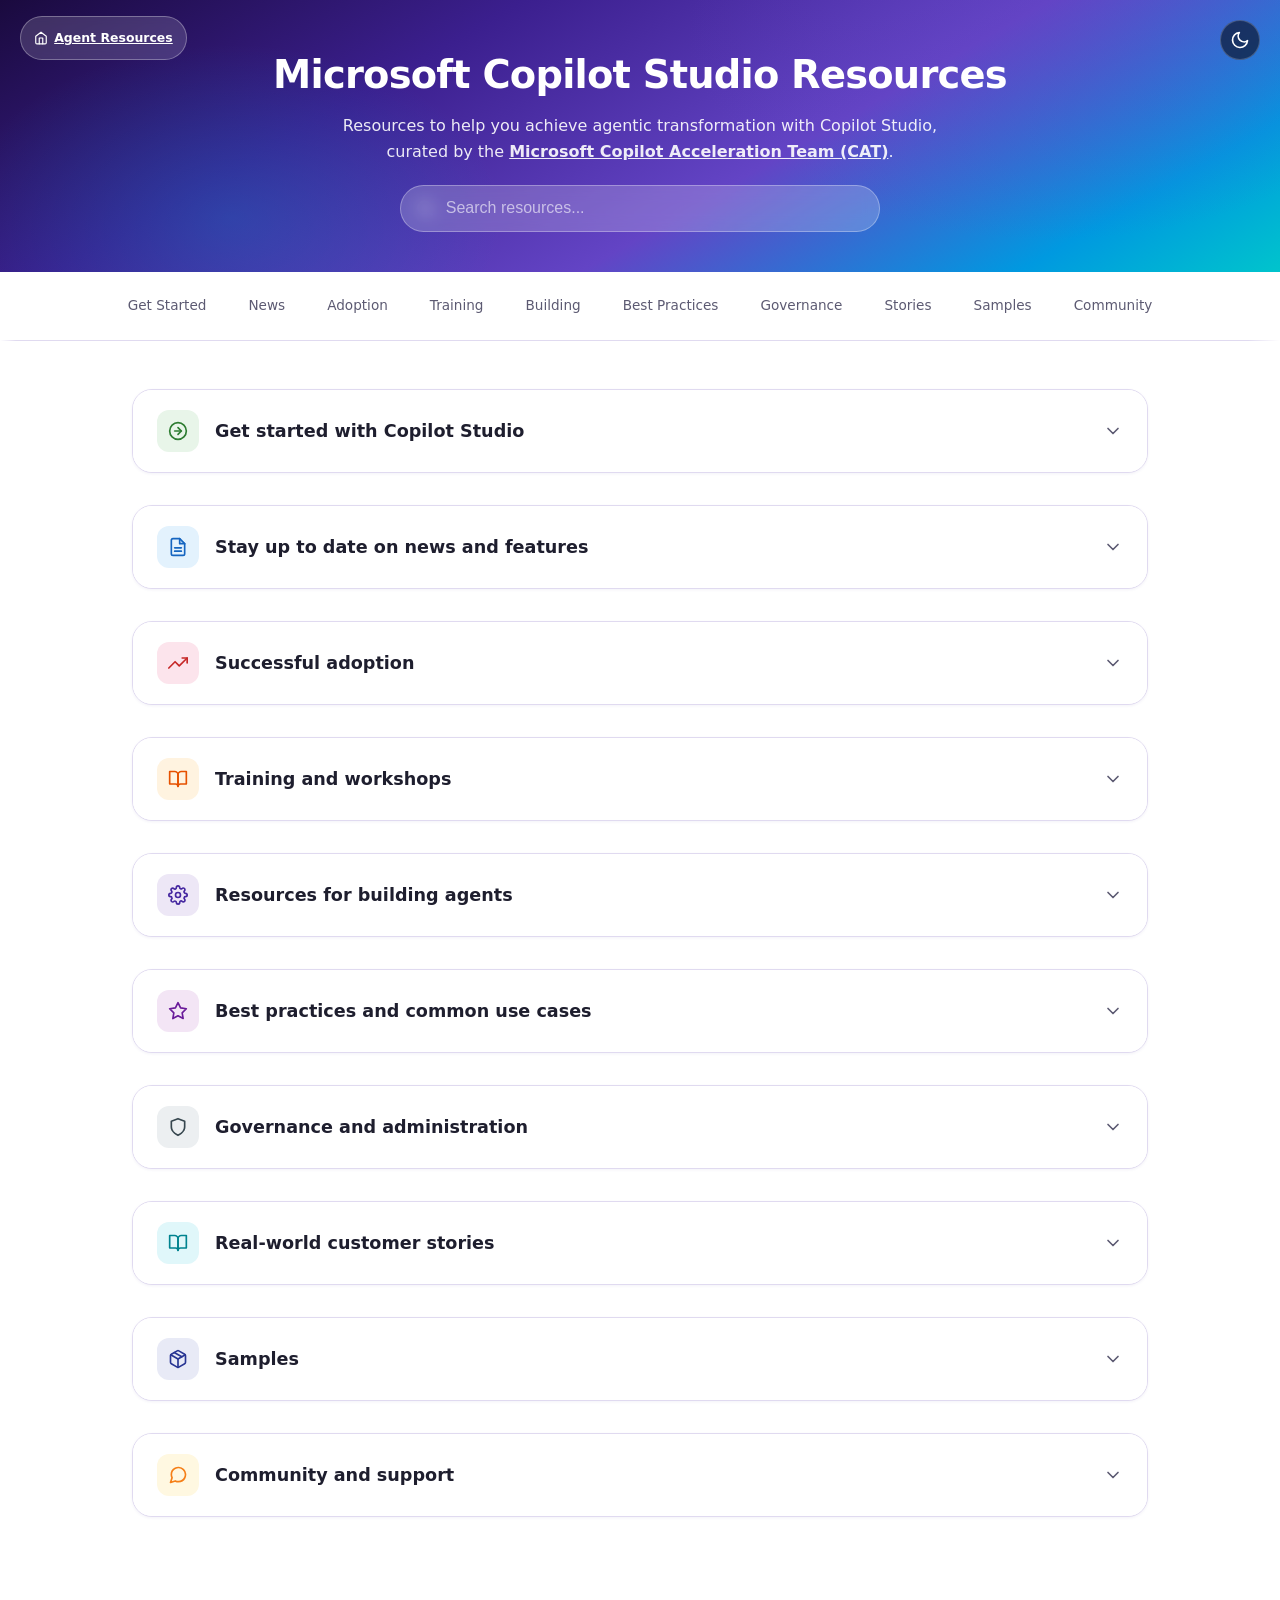
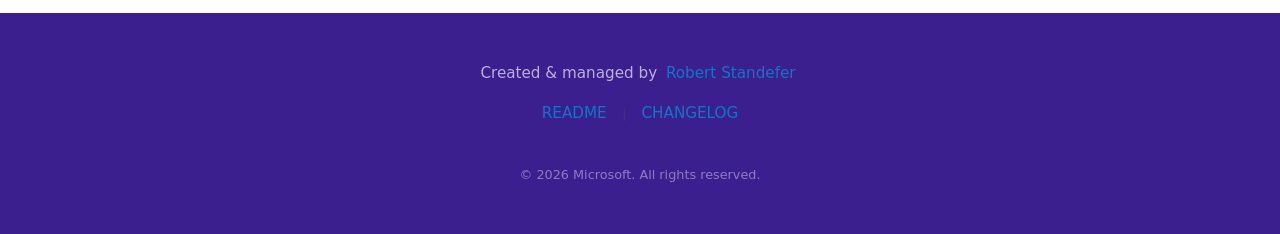
<file: copilot-studio/index.html>
<!DOCTYPE html>
<html lang="en">
<head>
	<title>Microsoft Copilot Studio Resources</title>
	<meta charset="utf-8" />
	<meta name="viewport" content="width=device-width, initial-scale=1" />

	<!-- Open Graph -->
	<meta property="og:type"        content="article" />
	<meta property="og:title"       content="Microsoft Copilot Studio Resources" />
	<meta name="description" property="og:description" content="Resources to help you on your Microsoft Copilot Studio journey, curated by the CAT team and updated regularly with the latest guides and tools." />
	<meta name="image" property="og:image"       content="https://microsoft.github.io/agent-resources/copilot-studio/images/og-image.png" />
	<meta property="og:image:width"  content="1200" />
	<meta property="og:image:height"       content="630" />
	<meta property="article:author"        content="Robert Standefer" />
	<meta property="article:published_time" content="2026-03-13T00:00:00Z" />
	<!-- Twitter Card -->
	<meta name="twitter:card"        content="summary_large_image" />
	<meta name="twitter:title"       content="Microsoft Copilot Studio Resources" />
	<meta name="twitter:description" content="Resources to help you on your Microsoft Copilot Studio journey, curated by the CAT team and updated regularly with the latest guides and tools." />
	<meta name="twitter:image"       content="https://microsoft.github.io/agent-resources/copilot-studio/images/og-image.png" />
	<link rel="icon" href="favicon.ico" sizes="any">
	<link rel="stylesheet" href="assets/css/styles.css" />
	<script src="../assets/js/theme-toggle.js"></script>
	<script type="text/javascript">
    (function(c,l,a,r,i,t,y){
        c[a]=c[a]||function(){(c[a].q=c[a].q||[]).push(arguments)};
        t=l.createElement(r);t.async=1;t.src="https://www.clarity.ms/tag/"+i;
        y=l.getElementsByTagName(r)[0];y.parentNode.insertBefore(t,y);
    })(window, document, "clarity", "script", "vv8lyopr6w");
</script>
</head>

<body>

<!-- Site Controls -->
<div class="site-controls">
  <button id="theme-toggle" class="theme-toggle" aria-label="Switch to dark mode">
	<svg class="icon-moon" xmlns="http://www.w3.org/2000/svg" fill="none" viewBox="0 0 24 24" stroke="currentColor" stroke-width="2">
		<path stroke-linecap="round" stroke-linejoin="round" d="M21 12.79A9 9 0 1111.21 3a7 7 0 009.79 9.79z"/>
	</svg>
	<svg class="icon-sun" xmlns="http://www.w3.org/2000/svg" fill="none" viewBox="0 0 24 24" stroke="currentColor" stroke-width="2" style="display:none">
		<path stroke-linecap="round" stroke-linejoin="round" d="M12 3v1m0 16v1m8.66-13.66l-.71.71M4.05 19.95l-.71.71M21 12h-1M4 12H3m16.66 7.66l-.71-.71M4.05 4.05l-.71-.71M16 12a4 4 0 11-8 0 4 4 0 018 0z"/>
	</svg>
  </button>
</div>

<!-- ── Hero ── -->
<section class="hero">
	<a href="../" class="hero-back">
		<svg viewBox="0 0 24 24"><path d="M3 9l9-7 9 7v11a2 2 0 0 1-2 2H5a2 2 0 0 1-2-2z"/><polyline points="9 22 9 12 15 12 15 22"/></svg>
		Agent Resources
	</a>
	<h1>Microsoft Copilot Studio Resources</h1>
	<p>Resources to help you achieve agentic transformation with Copilot Studio, <br>
		 curated by the <a href="https://aka.ms/wearecat">Microsoft Copilot Acceleration Team (CAT)</a>.
	</p>
	<div class="search-bar">
		<svg viewBox="0 0 24 24" stroke-width="2" stroke-linecap="round" stroke-linejoin="round">
			<circle cx="11" cy="11" r="8"/><line x1="21" y1="21" x2="16.65" y2="16.65"/>
		</svg>
		<input type="text" id="searchInput" aria-label="Search resources" placeholder="Search resources..." autocomplete="off" />
	</div>
</section>

<!-- ── Sticky Nav ── -->
<nav class="nav-strip" id="navStrip">
	<a href="#get-started">Get Started</a>
	<a href="#update">News</a>
	<a href="#adoption">Adoption</a>
	<a href="#training">Training</a>
	<a href="#building">Building</a>
	<a href="#guidance">Best Practices</a>
	<a href="#governance">Governance</a>
	<a href="#stories">Stories</a>
	<a href="#samples">Samples</a>
	<a href="#community">Community</a>
</nav>

<!-- ── Content ── -->
<main class="content-wrap">

	<!-- GET STARTED -->
	<div class="section-card" id="get-started">
		<button class="section-header" aria-expanded="false">
			<span class="section-icon icon-start" aria-hidden="true"><svg width="20" height="20" viewBox="0 0 24 24" fill="none" stroke="currentColor" stroke-width="2" stroke-linecap="round" stroke-linejoin="round"><circle cx="12" cy="12" r="10"/><path d="M12 16l4-4-4-4"/><line x1="8" y1="12" x2="16" y2="12"/></svg></span>
			<span class="section-title">Get started with Copilot Studio</span>
			<svg class="chevron" viewBox="0 0 24 24" stroke-width="2" stroke-linecap="round" stroke-linejoin="round"><polyline points="6 9 12 15 18 9"/></svg>
		</button>
		<div class="section-body">
			<h3 class="sub-heading">Get informed</h3>
			<ul class="link-list">
				<li>Copilot Studio &mdash; <a href="https://aka.ms/CopilotStudio" target="_blank" rel="noopener">product information</a></li>
				<li><a href="https://learn.microsoft.com/microsoft-copilot-studio/whats-new" target="_blank" rel="noopener">What's new in Copilot Studio</a> &mdash; official Learn release notes and monthly feature summaries</li>
			</ul>
			<h3 class="sub-heading">Learn</h3>
			<ul class="link-list">
				<li>Sign up for a <a href="https://aka.ms/trycopilotstudio" target="_blank" rel="noopener">trial</a></li>
				<li>Create your first <a href="https://learn.microsoft.com/microsoft-copilot-studio/fundamentals-get-started?tabs=web" target="_blank" rel="noopener">agent</a></li>
				<li>Try the <a href="https://aka.ms/CopilotStudioDemo" target="_blank" rel="noopener">demo</a></li>
				<li>Browse product documentation &mdash; <a href="https://learn.microsoft.com/microsoft-copilot-studio/" target="_blank" rel="noopener">Copilot Studio</a></li>
				<li><a href="https://learn.microsoft.com/agents/" target="_blank" rel="noopener">Agents hub</a> &mdash; Microsoft's central resource for agentic computing: ecosystem overview, concepts, and guidance</li>
				<li>Copilot Studio for Power Platform Makers &mdash; <a href="https://www.youtube.com/playlist?list=PLi9EhCY4z99XR9Me1e4LZTF-YsnklmEsa" target="_blank" rel="noopener">video series</a></li>
				<li>Copilot Studio in action &mdash; <a href="https://aka.ms/copilotstudiodemo" target="_blank" rel="noopener">demo</a></li>
				<li><a href="https://learn.microsoft.com/training/paths/copilot-foundations/" target="_blank" rel="noopener">Copilot Foundations learning path</a> (AI-3018)</li>
				<li>Training &amp; workshops &mdash;
					<a href="https://learn.microsoft.com/training/browse/?terms=copilot%20studio&expanded=power-platform&products=microsoft-copilot-studio" target="_blank" rel="noopener">Training modules on Learn</a>
					<span class="link-sep">|</span>
					<a href="https://aka.ms/AgIAD" target="_blank" rel="noopener">Agent in a Day</a>
				</li>
				<li>YouTube channels &mdash;
					<a href="https://www.youtube.com/channel/UCn8PsBlVsGUt8J3tZCKsMPA" target="_blank" rel="noopener">Microsoft Copilot Studio</a>
					<span class="link-sep">|</span>
					<a href="https://www.youtube.com/watch?v=DKd5sb-iikE&amp;list=PLi9EhCY4z99UQhlhVAryGX4NSPIYTSiMo" target="_blank" rel="noopener">Copilot Studio tutorials</a>
					<span class="link-sep">|</span>
					<a href="https://www.youtube.com/@Dewain27" target="_blank" rel="noopener">Copilot Studio Dude (Dewain Robinson)</a>
					<span class="link-sep">|</span>
					<a href="https://www.youtube.com/@damobird365" target="_blank" rel="noopener">DamoBird365</a>
					<span class="link-sep">|</span>
					<a href="https://aka.ms/powercatlive" target="_blank" rel="noopener">Power CAT Live</a>
				</li>
			</ul>
		</div>
	</div>

	<!-- NEWS -->
	<div class="section-card" id="update">
		<button class="section-header" aria-expanded="false">
			<span class="section-icon icon-news" aria-hidden="true"><svg width="20" height="20" viewBox="0 0 24 24" fill="none" stroke="currentColor" stroke-width="2" stroke-linecap="round" stroke-linejoin="round"><path d="M14 2H6a2 2 0 0 0-2 2v16a2 2 0 0 0 2 2h12a2 2 0 0 0 2-2V8z"/><polyline points="14 2 14 8 20 8"/><line x1="16" y1="13" x2="8" y2="13"/><line x1="16" y1="17" x2="8" y2="17"/></svg></span>
			<span class="section-title">Stay up to date on news and features</span>
			<svg class="chevron" viewBox="0 0 24 24" stroke-width="2" stroke-linecap="round" stroke-linejoin="round"><polyline points="6 9 12 15 18 9"/></svg>
		</button>
		<div class="section-body">
			<ul class="link-list">
				<li>Latest news &mdash; <a href="https://aka.ms/copilotstudioblog" target="_blank" rel="noopener">blog</a></li>
				<li>Latest features &mdash;
					<a href="https://aka.ms/CopilotStudioWhatsNew" target="_blank" rel="noopener">What's new in Copilot Studio</a>
					<span class="link-sep">|</span>
					<a href="https://aka.ms/CopilotStudioRoadmap" target="_blank" rel="noopener">roadmap</a>
				</li>
				<li><a href="https://learn.microsoft.com/microsoft-copilot-studio/whats-new" target="_blank" rel="noopener">What's new in Copilot Studio</a> &mdash; latest Learn roundup covering the GitHub Copilot harness, Microsoft IQ, reusable skills, memory, Windows 365 for Agents, condition groups, agent delegation, Foundry IQ, and model selection</li>
				<li><a href="https://learn.microsoft.com/microsoft-copilot-studio/guidance/whats-new" target="_blank" rel="noopener">What's new in the Copilot Studio guidance hub</a> &mdash; running changelog for new architecture, governance, ALM, evaluation, and Copilot Agent Kit guidance</li>
				<li><a href="https://techcommunity.microsoft.com/discussions/copilot-studio/microsoft-copilot-studio-and-agent-roadmaps-have-a-new-home/4533217" target="_blank" rel="noopener">Copilot Studio and agent roadmaps have a new home</a> &mdash; Microsoft 365 Roadmap is now the source for future Copilot Studio and role-based agent feature updates (Jul 2026)</li>
				<li>2026 release wave 1 &mdash;
					<a href="https://learn.microsoft.com/power-platform/release-plan/2026wave1/microsoft-copilot-studio/" target="_blank" rel="noopener">overview</a>
					<span class="link-sep">|</span>
					<a href="https://learn.microsoft.com/power-platform/release-plan/2026wave1/microsoft-copilot-studio/planned-features" target="_blank" rel="noopener">planned features</a>
				</li>
				<li><a href="https://techcommunity.microsoft.com/blog/copilot-studio-blog/meet-the-new-copilot-studio-rebuilt-for-more-complex-multi-step-work/4526488" target="_blank" rel="noopener">Meet the new Copilot Studio: rebuilt for more complex, multi-step work</a> &mdash; a redesigned single-page authoring experience with Build, Preview, Evaluate, and Monitor tabs, a rebuilt agentic orchestrator, reusable markdown Skills, and persistent memory, now GA worldwide (Jun 2026)</li>
				<li><a href="https://www.microsoft.com/microsoft-copilot/blog/copilot-studio/frontier-tuning-teaching-ai-to-work-the-way-you-do/" target="_blank" rel="noopener">Frontier Tuning: Teaching AI to work the way you do</a> &mdash; private preview for tuning agents against organization-specific workflows, data, and compliance boundaries (Jun 2, 2026)</li>
				<li><a href="https://www.microsoft.com/microsoft-copilot/blog/copilot-studio/mistral-joins-copilot-studios-growing-lineup-of-model-providers/" target="_blank" rel="noopener">Mistral joins Copilot Studio's growing lineup of model providers</a> &mdash; Mistral Medium 3.5 now available in early release environments for in-region EU processing (May 28, 2026)</li>
				<li><a href="https://www.microsoft.com/microsoft-copilot/blog/copilot-studio/new-and-improved-computer-using-agents-a-new-workflows-experience-and-real-time-voice-experiences/" target="_blank" rel="noopener">New and improved: Computer-using agents, workflows, and real-time voice</a> &mdash; CUA GA, redesigned workflows, A2A GA, real-time voice GA, 20% eval improvement (May 2026 monthly)</li>
				<li><a href="https://www.microsoft.com/microsoft-copilot/blog/copilot-studio/the-in-depth-guide-to-managing-real-time-voice-agents-at-scale/" target="_blank" rel="noopener">The in-depth guide to managing real-time voice agents at scale</a> &mdash; 5-stage governance framework for customer-facing real-time voice agents (May 19, 2026)</li>
				<li><a href="https://www.microsoft.com/microsoft-copilot/blog/copilot-studio/new-and-improved-agent-governance-intelligent-workflows-and-connected-app-experiences/" target="_blank" rel="noopener">New and improved: Agent governance, intelligent workflows, and connected app experiences</a> &mdash; Agent 365 GA, apps in agents, GPT-5.5 Thinking, custom metrics (April 2026 monthly)</li>
				<li><a href="https://www.microsoft.com/microsoft-copilot/blog/copilot-studio/extend-ai-voice-support-introducing-real-time-voice-agents-in-microsoft-copilot-studio/" target="_blank" rel="noopener">Extend AI voice support: Introducing real-time voice agents</a> &mdash; GA of real-time voice agents through Dynamics 365 Contact Center (Apr 27, 2026)</li>
				<li><a href="https://www.microsoft.com/microsoft-copilot/blog/copilot-studio/automate-business-processes-with-agents-plus-workflows-in-microsoft-copilot-studio/" target="_blank" rel="noopener">Automate business processes with agents plus workflows</a> &mdash; agents in workflows via agent nodes, and workflows as tools for agents (Apr 10, 2026)</li>
				<li><a href="https://www.microsoft.com/microsoft-copilot/blog/copilot-studio/custom-graders-in-copilot-studio-setting-high-standards-for-agent-evals/" target="_blank" rel="noopener">Custom graders in Copilot Studio: Setting high standards for agent evals</a> &mdash; 4-layer grader stack for custom domain and behavioral evaluations (Mar 26, 2026)</li>
				<li><a href="https://www.microsoft.com/microsoft-copilot/blog/copilot-studio/addressing-the-owasp-top-10-risks-in-agentic-ai-with-microsoft-copilot-studio/" target="_blank" rel="noopener">Addressing the OWASP Top 10 Risks in Agentic AI with Microsoft Copilot Studio</a> &mdash; maps Copilot Studio governance against OWASP Top 10 for Agentic Applications (Mar 30, 2026)</li>
				<li><a href="https://www.microsoft.com/microsoft-copilot/blog/copilot-studio/new-and-improved-multi-agent-orchestration-connected-experiences-and-faster-prompt-iteration/" target="_blank" rel="noopener">New and improved: Multi-agent orchestration, connected experiences, and faster prompt iteration</a> &mdash; multi-agent systems GA across Microsoft Fabric, M365 Agents SDK, and open Agent-to-Agent (A2A) protocols</li>
				<li><a href="https://news.microsoft.com/build-2026/" target="_blank" rel="noopener">Microsoft Build 2026 news hub</a> &mdash; all announcements from Build 2026 including Copilot Studio CUA GA, real-time voice GA, A2A GA, and Work IQ extensibility (Jun 2, 2026)</li>
				<li><a href="https://techcommunity.microsoft.com/blog/copilot-studio-blog/use-cases-for-the-agent-feed/4525231" target="_blank" rel="noopener">Use cases for the Agent Feed</a> &mdash; practical scenarios for monitoring agent reasoning, actions, and follow-up messages in Copilot Studio (May 28, 2026)</li>
				<li><a href="https://techcommunity.microsoft.com/blog/PartnerNews/agent-builder-copilot-studio-or-azure-ai-foundry-how-we-decide-for-every-client/4520318" target="_blank" rel="noopener">Agent Builder, Copilot Studio, or Microsoft Foundry: How We Decide for Every Client</a> &mdash; Partner News decision framework for picking the right authoring surface based on builder skill, governance, and complexity (May 19, 2026)</li>
				<li><a href="https://techcommunity.microsoft.com/blog/copilot-studio-blog/computer-using-agents-in-microsoft-copilot-studio-are-now-generally-available/4519427" target="_blank" rel="noopener">Computer-using agents in Microsoft Copilot Studio are now generally available</a> &mdash; agents that operate web and desktop apps through the UI are now GA (May 13, 2026)</li>
				<li><a href="https://techcommunity.microsoft.com/blog/copilot-studio-blog/4-ways-to-build-a-curated-agent-store-and-scale-agent-adoption/4518575" target="_blank" rel="noopener">4 ways to build a curated Agent Store and scale agent adoption</a> &mdash; guidance for breaking the agent adoption gap with discovery, trust, and governance (May 12, 2026)</li>
				<li><a href="https://techcommunity.microsoft.com/blog/copilot-studio-blog/new-updates-administering-and-governing-agents-whitepaper-v3-2/4517044" target="_blank" rel="noopener">New updates: Administering and Governing Agents whitepaper v3.2</a> &mdash; updated guidance for zoned governance, Agent 365 observability, and Agent Store entry points (May 11, 2026)</li>
				<li><a href="https://techcommunity.microsoft.com/blog/copilot-studio-blog/read-only-analytics-access-and-custom-metrics-now-available-in-microsoft-copilot/4516824" target="_blank" rel="noopener">Read-only analytics access and custom metrics now available in Microsoft Copilot Studio</a> &mdash; role-scoped analytics and custom metrics for agent operations (May 5, 2026)</li>
				<li><a href="https://techcommunity.microsoft.com/blog/copilot-studio-blog/work-iq-api-public-preview-build-copilot-powered-agents-with-a2a/4516286" target="_blank" rel="noopener">Work IQ API public preview: Build Copilot-powered agents with A2A</a> &mdash; secure, grounded agent-to-agent collaboration using Copilot's intelligence layer (Apr 30, 2026)</li>
				<li><a href="https://techcommunity.microsoft.com/blog/copilot-studio-blog/automate-agent-evaluation-with-the-evaluation-apis/4511653" target="_blank" rel="noopener">Automate agent evaluation with the Evaluation APIs</a> &mdash; schedule and run repeatable agent evaluations at scale (Apr 29, 2026)</li>
			</ul>
		</div>
	</div>

	<!-- ADOPTION -->
	<div class="section-card" id="adoption">
		<button class="section-header" aria-expanded="false">
			<span class="section-icon icon-adopt" aria-hidden="true"><svg width="20" height="20" viewBox="0 0 24 24" fill="none" stroke="currentColor" stroke-width="2" stroke-linecap="round" stroke-linejoin="round"><polyline points="23 6 13.5 15.5 8.5 10.5 1 18"/><polyline points="17 6 23 6 23 12"/></svg></span>
			<span class="section-title">Successful adoption</span>
			<svg class="chevron" viewBox="0 0 24 24" stroke-width="2" stroke-linecap="round" stroke-linejoin="round"><polyline points="6 9 12 15 18 9"/></svg>
		</button>
		<div class="section-body">
			<ul class="link-list">
				<li>Copilot Studio Implementation Guide &mdash;
					<a href="https://www.microsoft.com/microsoft-copilot/blog/copilot-studio/new-microsoft-copilot-studio-implementation-guide/?msockid=203aef4a80a46ea11498fbfd81386fa4" target="_blank" rel="noopener">announcement</a>
					<span class="link-sep">|</span>
					<a href="https://aka.ms/CopilotStudioImplementationGuide" target="_blank" rel="noopener">download (PPT)</a>
				</li>
				<li>Microsoft Copilot <a href="https://adoption.microsoft.com/copilot-scenario-library/" target="_blank" rel="noopener">scenario library</a></li>
				<li><a href="https://adoption.microsoft.com/ai-agents/copilot-studio/" target="_blank" rel="noopener">Copilot Studio adoption resources</a></li>
				<li><a href="https://adoption.microsoft.com/ai-agents/templates-and-examples/" target="_blank" rel="noopener">AI agent templates and examples</a></li>
				<li><a href="https://adoption.microsoft.com/ai-agents/transformation-stories/" target="_blank" rel="noopener">Agent transformation stories</a></li>
				<li>Agent Store &mdash; <a href="https://devblogs.microsoft.com/microsoft365dev/introducing-the-agent-store-build-publish-and-discover-agents-in-microsoft-365-copilot/" target="_blank" rel="noopener">introduction</a></li>
				<li><a href="https://learn.microsoft.com/agents/adoption-maturity-model/" target="_blank" rel="noopener">Agentic AI adoption maturity model</a> &mdash; structured framework to assess where you are in your agent journey and scale responsibly</li>
			</ul>
		</div>
	</div>

	<!-- TRAINING -->
	<div class="section-card" id="training">
		<button class="section-header" aria-expanded="false">
			<span class="section-icon icon-train" aria-hidden="true"><svg width="20" height="20" viewBox="0 0 24 24" fill="none" stroke="currentColor" stroke-width="2" stroke-linecap="round" stroke-linejoin="round"><path d="M2 3h6a4 4 0 0 1 4 4v14a3 3 0 0 0-3-3H2z"/><path d="M22 3h-6a4 4 0 0 0-4 4v14a3 3 0 0 1 3-3h7z"/></svg></span>
			<span class="section-title">Training and workshops</span>
			<svg class="chevron" viewBox="0 0 24 24" stroke-width="2" stroke-linecap="round" stroke-linejoin="round"><polyline points="6 9 12 15 18 9"/></svg>
		</button>
		<div class="section-body">
			<ul class="link-list">
				<li>Scalable training for individuals and enterprise organizations &mdash; <a href="https://aka.ms/PowerUp" target="_blank" rel="noopener">Power Up</a></li>
				<li>CAT <a href="https://aka.ms/powercat/aiwebinars" target="_blank" rel="noopener">AI Webinars</a></li>
				<li>Work through self-paced <a href="https://microsoft.github.io/mcs-labs/" target="_blank" rel="noopener">Copilot Studio Labs</a></li>
				<li>Hands-on training with <a href="https://aka.ms/agent-academy" target="_blank" rel="noopener">Copilot Studio Agent Academy</a></li>
				<li>Architecture workshop &mdash; <a href="https://aka.ms/CopilotStudioBootcamp" target="_blank" rel="noopener">Copilot Studio Architecture Bootcamp</a></li>
				<li><a href="https://aka.ms/copilotstudiotraining" target="_blank" rel="noopener">Training modules on Learn</a></li>
				<li>Workshops &mdash;
					<a href="https://kickstarter.microsoft.com" target="_blank" rel="noopener">Kickstarter</a>
					<span class="link-sep">|</span>
					<a href="https://aka.ms/AgIAD" target="_blank" rel="noopener">Agent in a Day</a>
					<span class="link-sep">|</span>
					<a href="https://aka.ms/copilotstudioonlineworkshop" target="_blank" rel="noopener">online workshop</a>
					<span class="link-sep">|</span>
					<a href="https://aka.ms/copilotstudioworkshop" target="_blank" rel="noopener">hands-on workshop</a>
				</li>
				<li>Udemy &mdash; <a href="https://www.udemy.com/courses/search/?src=ukw&q=copilot+studio" target="_blank" rel="noopener">Copilot Studio courses</a></li>
				<li><a href="https://microsoft.github.io/copilot-camp/" target="_blank" rel="noopener">Copilot Developer Camp</a></li>
				<li>Certification &mdash;
					<a href="https://learn.microsoft.com/credentials/certifications/copilot-and-agent-administration-fundamentals/" target="_blank" rel="noopener">Microsoft 365 Certified: Copilot and Agent Administration Fundamentals</a>
					<span class="link-sep">|</span>
					<a href="https://learn.microsoft.com/credentials/applied-skills/create-agents-in-microsoft-copilot-studio/" target="_blank" rel="noopener">Applied Skills: Create agents in Copilot Studio</a>
				</li>
				<li><a href="https://microsoft.github.io/cat/programs/agent-hackathon.html" target="_blank" rel="noopener">Copilot Studio Agent Build-A-Thon</a></li>
				<li><a href="https://learn.microsoft.com/microsoft-copilot-studio/computer-use" target="_blank" rel="noopener">Computer use documentation</a></li>
				<li><a href="https://learn.microsoft.com/microsoft-copilot-studio/voice-realtime-voice-agents" target="_blank" rel="noopener">Real-time voice agents</a></li>
				<li><a href="https://learn.microsoft.com/microsoft-copilot-studio/agent-node-workflow" target="_blank" rel="noopener">Agent node in workflow</a></li>
				<li><a href="https://learn.microsoft.com/microsoft-copilot-studio/analytics-custom-metrics" target="_blank" rel="noopener">Custom metrics</a></li>
			</ul>
		</div>
	</div>

	<!-- BUILDING AGENTS -->
	<div class="section-card" id="building">
		<button class="section-header" aria-expanded="false">
			<span class="section-icon icon-build" aria-hidden="true"><svg width="20" height="20" viewBox="0 0 24 24" fill="none" stroke="currentColor" stroke-width="2" stroke-linecap="round" stroke-linejoin="round"><circle cx="12" cy="12" r="3"/><path d="M19.4 15a1.65 1.65 0 0 0 .33 1.82l.06.06a2 2 0 0 1 0 2.83 2 2 0 0 1-2.83 0l-.06-.06a1.65 1.65 0 0 0-1.82-.33 1.65 1.65 0 0 0-1 1.51V21a2 2 0 0 1-2 2 2 2 0 0 1-2-2v-.09A1.65 1.65 0 0 0 9 19.4a1.65 1.65 0 0 0-1.82.33l-.06.06a2 2 0 0 1-2.83 0 2 2 0 0 1 0-2.83l.06-.06A1.65 1.65 0 0 0 4.68 15a1.65 1.65 0 0 0-1.51-1H3a2 2 0 0 1-2-2 2 2 0 0 1 2-2h.09A1.65 1.65 0 0 0 4.6 9a1.65 1.65 0 0 0-.33-1.82l-.06-.06a2 2 0 0 1 0-2.83 2 2 0 0 1 2.83 0l.06.06A1.65 1.65 0 0 0 9 4.68a1.65 1.65 0 0 0 1-1.51V3a2 2 0 0 1 2-2 2 2 0 0 1 2 2v.09a1.65 1.65 0 0 0 1 1.51 1.65 1.65 0 0 0 1.82-.33l.06-.06a2 2 0 0 1 2.83 0 2 2 0 0 1 0 2.83l-.06.06A1.65 1.65 0 0 0 19.4 9a1.65 1.65 0 0 0 1.51 1H21a2 2 0 0 1 2 2 2 2 0 0 1-2 2h-.09a1.65 1.65 0 0 0-1.51 1z"/></svg></span>
			<span class="section-title">Resources for building agents</span>
			<svg class="chevron" viewBox="0 0 24 24" stroke-width="2" stroke-linecap="round" stroke-linejoin="round"><polyline points="6 9 12 15 18 9"/></svg>
		</button>
		<div class="section-body">
			<ul class="link-list">
				<li>Patterns &amp; practices &mdash; <a href="https://aka.ms/copilotstudioguidance" target="_blank" rel="noopener">Copilot Studio guidance center</a></li>
				<li>Architecture guidance &mdash; <a href="https://aka.ms/powerarchitecture" target="_blank" rel="noopener">Copilot Studio Architecture Center</a></li>
				<li><a href="https://aka.ms/CopilotStudioKit" target="_blank" rel="noopener">Copilot Agent Kit</a></li>
				<li>Copilot Studio Implementation Guide <a href="https://aka.ms/CopilotStudioImplementationGuide" target="_blank" rel="noopener">download</a> (PPT)</li>
				<li><a href="https://learn.microsoft.com/microsoft-copilot-studio/prompt-node-workflow" target="_blank" rel="noopener">Prompt node in workflows</a> &mdash; make a single AI call with dynamic inputs, model selection, and structured output</li>
				<li><a href="https://learn.microsoft.com/microsoft-copilot-studio/microsoft-365-copilot-node-workflow" target="_blank" rel="noopener">Microsoft 365 Copilot node in workflows</a> &mdash; ground workflow steps in Microsoft 365 Copilot, Researcher, or Analyst</li>
				<li><a href="https://learn.microsoft.com/microsoft-copilot-studio/admin-agent-inventory" target="_blank" rel="noopener">Agent inventory schema</a> &mdash; understand the fields surfaced for tenant-wide agent discovery and audit</li>
				<li><a href="https://learn.microsoft.com/microsoft-copilot-studio/authoring-agent-status" target="_blank" rel="noopener">Agent readiness and issue status</a> &mdash; consolidated status page for publishing, runtime, and configuration issues</li>
				<li>Agents SDK &mdash;
					<a href="https://devblogs.microsoft.com/microsoft365dev/introducing-the-microsoft-365-agents-sdk/" target="_blank" rel="noopener">blog post</a>
					<span class="link-sep">|</span>
					<a href="https://learn.microsoft.com/microsoft-365/agents-sdk/" target="_blank" rel="noopener">documentation</a>
					<span class="link-sep">|</span>
					<a href="https://github.com/microsoft/agents" target="_blank" rel="noopener">GitHub repository</a>
				</li>
				<li>Activate <a href="https://learn.microsoft.com/power-platform/admin/geographical-availability-copilot" target="_blank" rel="noopener">generative AI features</a></li>
				<li>Responsible AI &mdash; <a href="https://www.microsoft.com/ai/responsible-ai" target="_blank" rel="noopener">documentation</a></li>
				<li>Model Context Protocol (MCP) &mdash;
					<a href="https://microsoft.github.io/pp-mcp/labs/mcs-mcp/" target="_blank" rel="noopener">labs &amp; samples</a>
					<span class="link-sep">|</span>
					<a href="https://github.com/microsoft/mcsmcp" target="_blank" rel="noopener">MCP Server lab</a>
				</li>
				<li><a href="https://microsoft.github.io/mcs-labs/" target="_blank" rel="noopener">Copilot Studio Labs</a></li>
				<li><a href="https://microsoft.github.io/mcscatblog/" target="_blank" rel="noopener">The Custom Engine blog</a></li>
				<li>Connectors &mdash; <a href="https://learn.microsoft.com/microsoft-copilot-studio/advanced-connectors" target="_blank" rel="noopener">documentation</a></li>
				<li>VS Code extension &mdash;
					<a href="https://learn.microsoft.com/microsoft-copilot-studio/visual-studio-code-extension-install-configure" target="_blank" rel="noopener">documentation</a>
					<span class="link-sep">|</span>
					<a href="https://marketplace.visualstudio.com/items?itemName=ms-CopilotStudio.vscode-copilotstudio" target="_blank" rel="noopener">marketplace</a>
				</li>
				<li>Power Platform CLI &mdash; <a href="https://learn.microsoft.com/power-platform/developer/cli/introduction" target="_blank" rel="noopener">documentation</a></li>
				<li>Agent evaluation &mdash;
					<a href="https://www.microsoft.com/microsoft-copilot/blog/copilot-studio/how-to-evaluate-ai-agents/" target="_blank" rel="noopener">how to evaluate AI agents</a>
					<span class="link-sep">|</span>
					<a href="https://learn.microsoft.com/microsoft-copilot-studio/analytics-agent-evaluation-create" target="_blank" rel="noopener">setup guide</a>
				</li>
				<li><a href="https://techcommunity.microsoft.com/blog/copilot-studio-blog/agent-evaluation-in-microsoft-copilot-studio-is-now-generally-available/4507392" target="_blank" rel="noopener">Agent Evaluation in Microsoft Copilot Studio is now generally available</a> &mdash; GA of agent evaluation with versioned results, identity-based testing, and API access (Mar 31, 2026)</li>
			</ul>

			<h3 class="sub-heading">The new engine: harnesses</h3>
			<ul class="link-list">
				<li><a href="https://learn.microsoft.com/microsoft-copilot-studio/harnesses-overview" target="_blank" rel="noopener">Choose a harness</a> &mdash; canonical reference explaining Copilot Studio's multi-harness platform: the GitHub Copilot harness, the standard harness, and the Copilot chat harness, and how each routes model calls and tools</li>
				<li><a href="https://learn.microsoft.com/microsoft-copilot-studio/agents-experience/overview" target="_blank" rel="noopener">Build with the GitHub Copilot harness</a> &mdash; the new natural-language-first authoring experience, built on an enhanced orchestration runtime, with Build/Preview/Evaluate/Monitor tabs, memory, skills, and connected agents (GA Aug 3, 2026)</li>
				<li><a href="https://learn.microsoft.com/microsoft-copilot-studio/agents-experience/switch-experiences" target="_blank" rel="noopener">Access standard harness agents and agent flows</a> &mdash; migration and coexistence guidance; agents built in one harness can't be transferred to the other</li>
			</ul>

			<h3 class="sub-heading">Autonomous agents &amp; advanced capabilities</h3>
			<ul class="link-list">
				<li><a href="https://www.microsoft.com/microsoft-copilot/blog/copilot-studio/unlocking-autonomous-agent-capabilities-with-microsoft-copilot-studio/" target="_blank" rel="noopener">Unlocking autonomous agent capabilities with Copilot Studio</a> &mdash; event-triggered, self-acting agents with no-code setup</li>
				<li><a href="https://www.microsoft.com/microsoft-copilot/blog/copilot-studio/introducing-agent-flows-transforming-automation-with-ai-first-workflows/" target="_blank" rel="noopener">Introducing agent flows: Transforming automation with AI-first workflows</a> &mdash; deterministic, AI-augmented workflow sequences reusable across agents</li>
				<li><a href="https://blogs.microsoft.com/blog/2026/06/02/microsoft-build-2026-be-yourself-at-work/" target="_blank" rel="noopener">Microsoft Build 2026: Be yourself at work</a> &mdash; AI agents take center stage: Microsoft Scout, Work IQ GA, Copilot Studio CUA GA, and Hosted Agents GA (Jun 2, 2026)</li>
				<li><a href="https://learn.microsoft.com/microsoft-copilot-studio/computer-use" target="_blank" rel="noopener">Automate web and desktop apps with computer use (CUA)</a> &mdash; generally available UI automation for browser and desktop experiences</li>
				<li><a href="https://techcommunity.microsoft.com/blog/microsoftmechanicsblog/build-autonomous-agents-in-copilot-studio--your-mcps-your-models--multi-agent/4446579" target="_blank" rel="noopener">Build autonomous agents in Copilot Studio</a> &mdash; Microsoft Mechanics video on MCPs, models, and multi-agent patterns</li>
				<li><a href="https://adoption.microsoft.com/files/copilot-studio/Agent-governance-whitepaper.pdf" target="_blank" rel="noopener">Agent Governance Whitepaper</a> &mdash; comprehensive guidance on agent lifecycle, compliance, data security, and responsible AI</li>
			</ul>

			<h3 class="sub-heading">Build 2026 sessions</h3>
			<ul class="session-grid">
				<li><a href="https://build.microsoft.com/en-US/sessions/BRK431" target="_blank" rel="noopener"><span class="session-badge">BRK431</span> Advanced Agent Development with Copilot Studio</a></li>
				<li><a href="https://build.microsoft.com/en-US/sessions/BRK240" target="_blank" rel="noopener"><span class="session-badge">BRK240</span> Build context-aware agents: From data to decisions</a></li>
				<li><a href="https://build.microsoft.com/en-US/sessions/BRK242" target="_blank" rel="noopener"><span class="session-badge">BRK242</span> Turn your agents into action: Connect tools, APIs, and documents</a></li>
				<li><a href="https://build.microsoft.com/en-US/sessions/DEM332" target="_blank" rel="noopener"><span class="session-badge">DEM332</span> From zero to teammate in 25 minutes: Build a Teams agent live</a></li>
				<li><a href="https://build.microsoft.com/en-US/sessions/LTG423" target="_blank" rel="noopener"><span class="session-badge">LTG423</span> Building end-to-end agentic automation in 15 minutes</a></li>
				<li><a href="https://build.microsoft.com/en-US/sessions/LTG450" target="_blank" rel="noopener"><span class="session-badge">LTG450</span> From Idea to Agent in Minutes: Copilot Studio + Claude Code</a></li>
			</ul>

		</div>
	</div>

	<!-- BEST PRACTICES -->
	<div class="section-card" id="guidance">
		<button class="section-header" aria-expanded="false">
			<span class="section-icon icon-best" aria-hidden="true"><svg width="20" height="20" viewBox="0 0 24 24" fill="none" stroke="currentColor" stroke-width="2" stroke-linecap="round" stroke-linejoin="round"><polygon points="12 2 15.09 8.26 22 9.27 17 14.14 18.18 21.02 12 17.77 5.82 21.02 7 14.14 2 9.27 8.91 8.26 12 2"/></svg></span>
			<span class="section-title">Best practices and common use cases</span>
			<svg class="chevron" viewBox="0 0 24 24" stroke-width="2" stroke-linecap="round" stroke-linejoin="round"><polyline points="6 9 12 15 18 9"/></svg>
		</button>
		<div class="section-body">
			<ul class="link-list">
				<li>Guidance and best practices &mdash;
					<a href="https://aka.ms/PowerPlatformGuidance" target="_blank" rel="noopener">Power Platform guidance</a>
					<span class="link-sep">|</span>
					<a href="https://learn.microsoft.com/microsoft-copilot-studio/guidance/" target="_blank" rel="noopener">Copilot Studio guidance</a>
				</li>
				<li><a href="https://learn.microsoft.com/microsoft-copilot-studio/guidance/maturity-model-overview" target="_blank" rel="noopener">Copilot Studio maturity model</a></li>
				<li><a href="https://learn.microsoft.com/microsoft-copilot-studio/guidance/architecture/" target="_blank" rel="noopener">Copilot Studio architecture guidance</a></li>
				<li><a href="https://learn.microsoft.com/microsoft-copilot-studio/guidance/generative-orchestration" target="_blank" rel="noopener">Generative orchestration</a></li>
				<li>Prompting &mdash; <a href="https://learn.microsoft.com/microsoft-copilot-studio/create-custom-prompt" target="_blank" rel="noopener">prompting guide</a></li>
				<li>Governance &mdash; <a href="https://learn.microsoft.com/microsoft-copilot-studio/security-and-governance" target="_blank" rel="noopener">security and governance</a></li>
				<li>Well-architected workloads &mdash; <a href="https://learn.microsoft.com/power-platform/well-architected/intelligent-application/" target="_blank" rel="noopener">Intelligent applications</a></li>
				<li>Experience and design &mdash;
					<a href="https://learn.microsoft.com/microsoft-copilot-studio/guidance/cux-overview" target="_blank" rel="noopener">Design conversational experiences</a>
					<span class="link-sep">|</span>
					<a href="https://conversational-catalog.webflow.io/" target="_blank" rel="noopener">design strategies</a>
					<span class="link-sep">|</span>
					<a href="https://www.microsoft.com/haxtoolkit/library/" target="_blank" rel="noopener">human-AI interaction guidelines</a>
				</li>
				<li><a href="https://learn.microsoft.com/agents/architecture/" target="_blank" rel="noopener">Architecting agent solutions</a> &mdash; enterprise-grade principles and patterns: fit-for-purpose, operability, and trust</li>
				<li><a href="https://learn.microsoft.com/agents/design-guidelines/overview" target="_blank" rel="noopener">Design guidelines for agents</a> &mdash; UX design framework for declarative and custom engine agents in Microsoft 365 Copilot</li>
				<li><a href="https://learn.microsoft.com/agents/agent-archetypes/" target="_blank" rel="noopener">Agent archetype framework</a> &mdash; shared vocabulary using the 3Cs model: categories, capabilities, and components</li>
				<li><a href="https://learn.microsoft.com/agents/agent-evaluation/" target="_blank" rel="noopener">Design and operationalize agent evaluation</a> &mdash; systematic approach to defining quality metrics and iterative improvement</li>
			</ul>
				<h3 class="sub-heading">New agent experience</h3>
				<ul class="link-list">
					<li><a href="https://learn.microsoft.com/microsoft-copilot-studio/agents-experience/overview" target="_blank" rel="noopener">Agents overview (new experience)</a> &mdash; production-ready preview of the natural-language-first authoring surface and enhanced orchestration runtime</li>
					<li><a href="https://learn.microsoft.com/microsoft-copilot-studio/agents-experience/skills-overview" target="_blank" rel="noopener">Skills overview for agents</a> &mdash; reusable Markdown-defined capabilities that agents can discover and apply across scenarios</li>
					<li><a href="https://learn.microsoft.com/microsoft-copilot-studio/agents-experience/memory-overview" target="_blank" rel="noopener">Memory for agents</a> &mdash; persistent per-user context that helps agents remember preferences, corrections, and patterns across conversations</li>
					<li><a href="https://learn.microsoft.com/microsoft-copilot-studio/agents-experience/use-microsoft-iq" target="_blank" rel="noopener">Use Microsoft IQ</a> &mdash; connect agents to organizational context from Microsoft 365 files, email, calendar, Teams messages, and people information</li>
					<li><a href="https://learn.microsoft.com/microsoft-copilot-studio/agents-experience/foundry-iq-connect" target="_blank" rel="noopener">Connect to Foundry IQ</a> &mdash; ground Copilot Studio agents in a Microsoft Foundry knowledge base</li>
				</ul>
				<h3 class="sub-heading">Plan and design</h3>
				<ul class="link-list">
					<li><a href="https://learn.microsoft.com/microsoft-copilot-studio/guidance/plan-overview" target="_blank" rel="noopener">Before you build your agent</a> &mdash; planning considerations, scope definition, and readiness checklist before development begins</li>
					<li><a href="https://learn.microsoft.com/microsoft-copilot-studio/guidance/agent-design-canvas-overview" target="_blank" rel="noopener">Agent Design Canvas</a> &mdash; structured framework for defining agent intent, scope, persona, and behaviors before building</li>
					<li><a href="https://learn.microsoft.com/microsoft-copilot-studio/guidance/plan-agent-model-lifecycle" target="_blank" rel="noopener">Manage the AI model lifecycle for Copilot Studio agents</a> &mdash; establish a repeatable process to discover model changes, evaluate replacements, prepare for retirements, migrate agents, and monitor production quality (Aug 2026)</li>
				</ul>
				<h3 class="sub-heading">Build</h3>
				<ul class="link-list">
					<li><a href="https://learn.microsoft.com/microsoft-copilot-studio/guidance/topic-authoring-best-practices" target="_blank" rel="noopener">Topic authoring best practices</a> &mdash; patterns and anti-patterns for high-quality topic structure, branching, and reuse</li>
					<li><a href="https://learn.microsoft.com/microsoft-copilot-studio/guidance/retrieval-augmented-generation" target="_blank" rel="noopener">Enhance with retrieval-augmented generation (RAG)</a> &mdash; ground agent responses in your knowledge sources with generative answers</li>
					<li><a href="https://learn.microsoft.com/microsoft-copilot-studio/guidance/agent-tools" target="_blank" rel="noopener">Work with agent tools</a> &mdash; add connector and custom tools to extend agent capabilities</li>
				</ul>
				<h3 class="sub-heading">Measure and improve</h3>
				<ul class="link-list">
					<li><a href="https://learn.microsoft.com/microsoft-copilot-studio/guidance/analytics" target="_blank" rel="noopener">Measure and improve agent performance</a> &mdash; built-in analytics, conversation KPIs, satisfaction scores, and optimization workflows</li>
					<li><a href="https://learn.microsoft.com/microsoft-copilot-studio/guidance/agent-business-value-overview" target="_blank" rel="noopener">Measure the return on investment (ROI) and business value of AI agents</a> &mdash; June 2026 guidance for defining success metrics, value hypotheses, and executive-ready impact reporting</li>
				</ul>
				<h3 class="sub-heading">Tools and extensions</h3>
				<ul class="link-list">
					<li><a href="https://learn.microsoft.com/microsoft-copilot-studio/guidance/kit-overview" target="_blank" rel="noopener">Copilot Agent Kit</a> &mdash; open-source accelerators for testing, compliance automation, analytics, and governance at scale</li>
					<li><a href="https://learn.microsoft.com/microsoft-copilot-studio/guidance/kit-agent-debugger" target="_blank" rel="noopener">Agent Debugger</a> &mdash; inspect execution paths, timing, token usage, citations, and orchestrator reasoning from recorded conversations</li>
					<li><a href="https://learn.microsoft.com/microsoft-copilot-studio/guidance/kit-agent-insights-hub" target="_blank" rel="noopener">Agent Insights Hub</a> &mdash; centralized analytics across telemetry, transcripts, errors, tools, actions, and Power Platform credit consumption</li>
					<li><a href="https://learn.microsoft.com/microsoft-copilot-studio/guidance/agent-library-overview" target="_blank" rel="noopener">Agent Library</a> &mdash; catalog of pre-built agents ready to customize and deploy in your environment</li>
				</ul>
				<h3 class="sub-heading">Reference architectures</h3>
				<ul class="link-list">
					<li><a href="https://learn.microsoft.com/power-platform/architecture/products/copilot-studio" target="_blank" rel="noopener">Copilot Studio reference architectures</a> &mdash; documented patterns for enterprise-grade implementations including RAG, escalation, and multi-agent scenarios</li>
				</ul>
		</div>
	</div>

	<!-- GOVERNANCE AND ADMINISTRATION -->
	<div class="section-card" id="governance">
		<button class="section-header" aria-expanded="false">
			<span class="section-icon icon-gov" aria-hidden="true"><svg width="20" height="20" viewBox="0 0 24 24" fill="none" stroke="currentColor" stroke-width="2" stroke-linecap="round" stroke-linejoin="round"><path d="M12 22s8-4 8-10V5l-8-3-8 3v7c0 6 8 10 8 10z"/></svg></span>
			<span class="section-title">Governance and administration</span>
			<svg class="chevron" viewBox="0 0 24 24" stroke-width="2" stroke-linecap="round" stroke-linejoin="round"><polyline points="6 9 12 15 18 9"/></svg>
		</button>
		<div class="section-body">
			<h3 class="sub-heading">Documentation</h3>
			<ul class="link-list">
				<li><a href="https://learn.microsoft.com/microsoft-copilot-studio/security-and-governance" target="_blank" rel="noopener">Security and governance overview</a> &mdash; top-level reference for all admin controls, DLP, data residency, and compliance certifications</li>
				<li>Governance and admin models &mdash; <a href="https://learn.microsoft.com/microsoft-copilot-studio/guidance/architecture/gov-models" target="_blank" rel="noopener">architecture guidance</a> | <a href="https://learn.microsoft.com/microsoft-copilot-studio/guidance/sec-gov-intro" target="_blank" rel="noopener">security and governance series</a></li>
				<li><a href="https://learn.microsoft.com/microsoft-copilot-studio/admin-data-loss-prevention" target="_blank" rel="noopener">Configure DLP policies for agents</a> &mdash; enforcement modes, connector governance, and troubleshooting</li>
				<li><a href="https://learn.microsoft.com/microsoft-copilot-studio/guidance/sec-gov-phase2" target="_blank" rel="noopener">Implement a zoned governance strategy</a> &mdash; risk segmentation across citizen, partnered, and professional dev zones</li>
				<li><a href="https://learn.microsoft.com/microsoft-copilot-studio/admin-sharing-controls-limits" target="_blank" rel="noopener">Control how agents are shared</a> &mdash; restrict sharing permissions and editor/viewer assignment from the admin center</li>
				<li><a href="https://learn.microsoft.com/power-platform/admin/tenant-wide-agent-inventory" target="_blank" rel="noopener">View agent inventory (tenant-wide)</a> &mdash; discover all Copilot Studio agents across your tenant with auth mode, publish status, and usage metadata</li>
				<li><a href="https://learn.microsoft.com/microsoft-copilot-studio/admin-agent-inventory" target="_blank" rel="noopener">Agent inventory schema reference</a> &mdash; field-by-field reference for inventory data surfaced through admin tools and APIs</li>
				<li><a href="https://learn.microsoft.com/microsoft-copilot-studio/authoring-agent-status" target="_blank" rel="noopener">Agent readiness and issue status</a> &mdash; review publishing blockers, runtime issues, and severity from one status page</li>
				<li><a href="https://learn.microsoft.com/microsoft-copilot-studio/admin-logging-copilot-studio" target="_blank" rel="noopener">Audit logs</a> &mdash; enable and query Microsoft Purview audit logs for admin, maker, and user activities</li>
				<li><a href="https://learn.microsoft.com/microsoft-copilot-studio/guidance/sec-gov-phase5" target="_blank" rel="noopener">Monitor operations, compliance, and capacity</a> &mdash; reporting and alerting using PPAC, Purview, and Azure Sentinel</li>
				<li>Licensing and capacity &mdash; <a href="https://learn.microsoft.com/microsoft-copilot-studio/billing-licensing" target="_blank" rel="noopener">standard harness licensing</a> | <a href="https://learn.microsoft.com/power-platform/admin/manage-copilot-studio-messages-capacity" target="_blank" rel="noopener">manage credits</a></li>
				<li><a href="https://learn.microsoft.com/microsoft-copilot-studio/requirements-messages-management" target="_blank" rel="noopener">Billing rates and management</a> &mdash; full Copilot Credits rate table by feature (classic/generative answers, agent actions, AI tools, voice); M365 Copilot-licensed users incur no charge for standard harness usage</li>
				<li><a href="https://learn.microsoft.com/microsoft-copilot-studio/agents-experience/billing-credit-overview" target="_blank" rel="noopener">GitHub Copilot harness billing overview</a> &mdash; the new harness's consumption model charges token-based Copilot Credits from the moment you start building, not just at publish/runtime</li>
				<li><a href="https://learn.microsoft.com/microsoft-copilot-studio/requirements-licensing" target="_blank" rel="noopener">Assign user licenses and manage access</a> &mdash; per-user and tenant licensing requirements for makers, including GCC availability</li>
				<li><a href="https://microsoft.github.io/copilot-studio-estimator/" target="_blank" rel="noopener">Copilot Studio Agent Usage Estimator</a> &mdash; official Microsoft tool for forecasting Copilot Credit consumption by agent type, traffic, and features</li>
				<li><a href="https://learn.microsoft.com/microsoft-copilot-studio/guidance/plan-agent-throughput-rate-limits" target="_blank" rel="noopener">Plan agent deployments for throughput and rate limits</a> &mdash; June 2026 operational guidance for message capacity, concurrency planning, and safe scale-out</li>
				<li><a href="https://learn.microsoft.com/microsoft-copilot-studio/guidance/alm" target="_blank" rel="noopener">Application Lifecycle Management (ALM) strategy</a> &mdash; dev/test/prod environments, Azure DevOps, GitHub Actions, and Power Platform Pipelines</li>
				<li><a href="https://learn.microsoft.com/microsoft-copilot-studio/guidance/maturity-model-security-governance" target="_blank" rel="noopener">Security and governance maturity model</a> &mdash; assess and advance your governance posture from initial to optimized</li>
				<li><a href="https://learn.microsoft.com/microsoft-copilot-studio/guidance/kit-compliance-hub" target="_blank" rel="noopener">Copilot Agent Kit Compliance Hub</a> &mdash; automated policy enforcement and compliance dashboards for admins</li>
				<li><a href="https://learn.microsoft.com/microsoft-copilot-studio/guidance/kit-power-shield" target="_blank" rel="noopener">Power Shield</a> &mdash; approval-based workflow for makers to request governed connector access under data loss prevention policies</li>
				<li><a href="https://learn.microsoft.com/microsoft-copilot-studio/guidance/kit-agent-review-pipeline" target="_blank" rel="noopener">Agent Review Pipeline</a> &mdash; automated evaluation quality gate for Power Platform Pipelines deployments</li>
				<li><a href="https://learn.microsoft.com/power-platform/admin/copilot/copilot-hub" target="_blank" rel="noopener">Copilot Hub in Power Platform Admin Center</a> &mdash; centralized view for tracking usage, managing policies, and scaling adoption</li>
				<li><a href="https://learn.microsoft.com/power-platform/admin/security/secure-web-ai-gateway-agents" target="_blank" rel="noopener">Global Secure Access for Copilot Studio agents</a> &mdash; route agent traffic through Microsoft's network security enforcement layer (preview)</li>
			</ul>

			<h3 class="sub-heading">Official blog posts</h3>
			<ul class="link-list">
				<li><a href="https://adoption.microsoft.com/files/copilot-studio/Agent-governance-whitepaper.pdf" target="_blank" rel="noopener">Agent Governance Whitepaper</a> &mdash; comprehensive guidance on agent lifecycle, compliance, data security, and responsible AI</li>
				<li><a href="https://www.microsoft.com/microsoft-copilot/blog/copilot-studio/addressing-the-owasp-top-10-risks-in-agentic-ai-with-microsoft-copilot-studio/" target="_blank" rel="noopener">Addressing the OWASP Top 10 Risks in Agentic AI with Microsoft Copilot Studio</a> &mdash; comprehensive mapping of Copilot Studio controls to OWASP Agentic AI risk categories (Mar 30, 2026)</li>
				<li><a href="https://www.microsoft.com/power-platform/blog/2025/03/06/confidently-adopt-and-administer-microsoft-copilot-studio-with-managed-security-and-governance/" target="_blank" rel="noopener">Confidently adopt and administer Copilot Studio with managed security and governance</a> &mdash; Security Hub, governance frameworks, and managed solutions at scale</li>
				<li><a href="https://www.microsoft.com/power-platform/blog/2025/03/04/security-and-governance-for-agents/" target="_blank" rel="noopener">Enable robust security and governance for agents</a> &mdash; Purview audit, Sentinel integration, tenant inventory, and customer-managed encryption keys</li>
															</ul>

			<h3 class="sub-heading">Build 2026 sessions</h3>
			<ul class="session-grid">
				<li><a href="https://build.microsoft.com/en-US/sessions/BRK250" target="_blank" rel="noopener"><span class="session-badge">BRK250</span> Govern open-source AI agents, any framework, any scale</a></li>
				<li><a href="https://build.microsoft.com/en-US/sessions/BRK247" target="_blank" rel="noopener"><span class="session-badge">BRK247</span> Scott and Mark learn…how agents reshape software engineering</a></li>
				<li><a href="https://build.microsoft.com/en-US/sessions/DEM361" target="_blank" rel="noopener"><span class="session-badge">DEM361</span> Understand and fix Agent Framework apps with observability and evals</a></li>
			</ul>


			<h3 class="sub-heading">Community and MVP resources</h3>
			<ul class="link-list">
				<li><a href="https://ragnarheil.de/from-chaos-to-control-governance-best-practices-for-microsoft-copilot-studio-with-dlp-capacity-security-controls/" target="_blank" rel="noopener">From chaos to control: Governance best practices for Copilot Studio</a> (Ragnar Heil, MVP) &mdash; DLP design, capacity allocation, authentication restrictions, and channel access controls</li>
				<li><a href="https://ragnarheil.de/mastering-microsoft-copilot-studio-data-loss-prevention-and-governance-tips/" target="_blank" rel="noopener">Mastering Copilot Studio: DLP and governance tips</a> (Ragnar Heil, MVP) &mdash; connector classification, enforcement modes, and testing DLP rules before broad rollout</li>
				<li><a href="https://mikkokoskinen.com/2024/11/11/copilot-studio-agents-governance-check-at-least-these/" target="_blank" rel="noopener">Copilot Studio governance &mdash; check at least these</a> (Mikko Koskinen, MVP) &mdash; practical minimum-viable governance checklist with real-world notes on maker friction and DLP enforcement</li>
				<li><a href="https://powertricks.io/copilot-studio-governance/" target="_blank" rel="noopener">Copilot Studio governance: The complete admin reference</a> &mdash; governance frameworks, generative AI controls, sharing policies, and environment strategy</li>
			</ul>
		</div>
	</div>

	<!-- CUSTOMER STORIES -->
	<div class="section-card" id="stories">
		<button class="section-header" aria-expanded="false">
			<span class="section-icon icon-story" aria-hidden="true"><svg width="20" height="20" viewBox="0 0 24 24" fill="none" stroke="currentColor" stroke-width="2" stroke-linecap="round" stroke-linejoin="round"><path d="M2 3h6a4 4 0 0 1 4 4v14a3 3 0 0 0-3-3H2z"/><path d="M22 3h-6a4 4 0 0 0-4 4v14a3 3 0 0 1 3-3h7z"/></svg></span>
			<span class="section-title">Real-world customer stories</span>
			<svg class="chevron" viewBox="0 0 24 24" stroke-width="2" stroke-linecap="round" stroke-linejoin="round"><polyline points="6 9 12 15 18 9"/></svg>
		</button>
		<div class="section-body">
			<ul class="link-list">
				<li>Curated <a href="https://aka.ms/AgentStories" target="_blank" rel="noopener">customer stories</a></li>
				<li><a href="https://www.microsoft.com/ai/ai-customer-stories" target="_blank" rel="noopener">AI case studies</a></li>
				<li><a href="https://www.microsoft.com/power-platform/blog/power-apps/power-platform-stories/#generative-ai" target="_blank" rel="noopener">Generative AI and Copilot Studio</a></li>
				<li><a href="https://www.microsoft.com/customers/search/?filters=business-need%3Aartificial-intelligence&sortBy=PublishedDate+Desc" target="_blank" rel="noopener">AI customer stories</a></li>
				<li>Technical case studies &mdash;
					<a href="https://learn.microsoft.com/power-platform/guidance/case-studies/boost-efficiency-experience-case-study" target="_blank" rel="noopener">AI Inteligencia em Viagens</a>
					<span class="link-sep">|</span>
					<a href="https://learn.microsoft.com/power-platform/guidance/case-studies/automate-business-processes" target="_blank" rel="noopener">Cineplex</a>
					<span class="link-sep">|</span>
					<a href="https://learn.microsoft.com/power-platform/guidance/case-studies/grupo-bimbo-global-audit" target="_blank" rel="noopener">Grupo Bimbo</a>
				</li>
			</ul>
		</div>
	</div>

	<!-- SAMPLES -->
	<div class="section-card" id="samples">
		<button class="section-header" aria-expanded="false">
			<span class="section-icon icon-sample" aria-hidden="true"><svg width="20" height="20" viewBox="0 0 24 24" fill="none" stroke="currentColor" stroke-width="2" stroke-linecap="round" stroke-linejoin="round"><line x1="16.5" y1="9.4" x2="7.5" y2="4.21"/><path d="M21 16V8a2 2 0 0 0-1-1.73l-7-4a2 2 0 0 0-2 0l-7 4A2 2 0 0 0 3 8v8a2 2 0 0 0 1 1.73l7 4a2 2 0 0 0 2 0l7-4A2 2 0 0 0 21 16z"/><polyline points="3.27 6.96 12 12.01 20.73 6.96"/><line x1="12" y1="22.08" x2="12" y2="12"/></svg></span>
			<span class="section-title">Samples</span>
			<svg class="chevron" viewBox="0 0 24 24" stroke-width="2" stroke-linecap="round" stroke-linejoin="round"><polyline points="6 9 12 15 18 9"/></svg>
		</button>
		<div class="section-body">
			<ul class="link-list">
				<li>Samples &mdash; <a href="https://microsoft.github.io/CopilotStudioSamples/" target="_blank" rel="noopener">CopilotStudioSamples</a></li>
				<li><a href="https://aka.ms/CopilotStudioSamples/DataverseIndexer" target="_blank" rel="noopener">Dataverse Indexer</a></li>
				<li><a href="https://aka.ms/CopilotStudioSamples/3rdPartySSO" target="_blank" rel="noopener">3rd Party SSO</a></li>
				<li><a href="https://aka.ms/CopilotStudioSamples/CustomAnalytics" target="_blank" rel="noopener">Custom analytics</a></li>
				<li><a href="https://aka.ms/CopilotStudioSamples/LoadTesting" target="_blank" rel="noopener">Load Testing</a></li>
				<li><a href="https://aka.ms/CopilotStudioSamples/MultilingualBot" target="_blank" rel="noopener">Multilingual bot</a></li>
				<li><a href="https://aka.ms/CopilotStudioSamples/SharePointSSO" target="_blank" rel="noopener">SharePoint SSO</a></li>
				<li><a href="https://aka.ms/CopilotStudioSamples/TestFramework" target="_blank" rel="noopener">Test framework</a></li>
				<li><a href="https://aka.ms/CopilotStudioSamples/YAMLSnippets" target="_blank" rel="noopener">YAML snippets</a></li>
				<li><a href="https://aka.ms/CopilotStudioSamples/RelayBot" target="_blank" rel="noopener">Relay bot</a></li>
				<li><a href="https://github.com/pnp/copilot-connectors-samples" target="_blank" rel="noopener">Copilot connectors samples</a> (PnP community)</li>
				<li><a href="https://github.com/microsoft/copilot-studio-mcp" target="_blank" rel="noopener">Power Platform MCP samples</a></li>
				<li><a href="https://github.com/microsoft/skills-for-copilot-studio" target="_blank" rel="noopener">Skills for Copilot Studio</a> (YAML-based agent development)</li>
			</ul>
		</div>
	</div>

	<!-- COMMUNITY -->
	<div class="section-card" id="community">
		<button class="section-header" aria-expanded="false">
			<span class="section-icon icon-comm" aria-hidden="true"><svg width="20" height="20" viewBox="0 0 24 24" fill="none" stroke="currentColor" stroke-width="2" stroke-linecap="round" stroke-linejoin="round"><path d="M21 11.5a8.38 8.38 0 0 1-.9 3.8 8.5 8.5 0 0 1-7.6 4.7 8.38 8.38 0 0 1-3.8-.9L3 21l1.9-5.7a8.38 8.38 0 0 1-.9-3.8 8.5 8.5 0 0 1 4.7-7.6 8.38 8.38 0 0 1 3.8-.9h.5a8.48 8.48 0 0 1 8 8v.5z"/></svg></span>
			<span class="section-title">Community and support</span>
			<svg class="chevron" viewBox="0 0 24 24" stroke-width="2" stroke-linecap="round" stroke-linejoin="round"><polyline points="6 9 12 15 18 9"/></svg>
		</button>
		<div class="section-body">
			<ul class="link-list">
				<li><a href="https://community.powerplatform.com/forums/thread/?groupid=db8f53c2-767d-47d6-a1ae-fe4c828a6553" target="_blank" rel="noopener">Copilot Studio community forum</a></li>
				<li><a href="https://techcommunity.microsoft.com/blog/copilot-studio-blog/hello-world---welcome-to-the-copilot-studio-blog/4509681" target="_blank" rel="noopener">Copilot Studio Tech Community Blog</a> &mdash; new launch for builders and admins covering templates, governance, extensibility, and production operations (<a href="https://aka.ms/MCSblog" target="_blank" rel="noopener">aka.ms/MCSblog</a>)</li>
				<li><a href="https://community.powerplatform.com/blogs/?blogid=8547ab1a-6da6-49fd-916c-24f75efb9900" target="_blank" rel="noopener">Copilot Studio community blog</a></li>
				<li><a href="https://www.reddit.com/r/copilotstudio/" target="_blank" rel="noopener">r/copilotstudio</a> (Reddit)</li>
				<li><a href="https://aka.ms/mcs_idea" target="_blank" rel="noopener">Submit an idea / feature request</a></li>
				<li><a href="https://community.powerplatform.com/blogs/post/?postid=994b012d-1790-ef11-ac20-7c1e5215a0d6" target="_blank" rel="noopener">Autonomous Agent Capabilities with Copilot Studio</a> &mdash; Power Platform community walkthrough</li>
				<li>
					Copilot Studio Agent Academy, co-founded by April Dunnam &mdash;
					<a href="https://microsoft.github.io/agent-academy/" target="_blank" rel="noopener">curriculum</a>
					<span class="link-sep">|</span>
					<a href="https://github.com/microsoft/agent-academy" target="_blank" rel="noopener">GitHub</a>
					&mdash; free, open-source, self-paced training with guided exercises and rank progression
				</li>
				<li><a href="https://www.youtube.com/playlist?list=PLINAH02_IDH9WhLAg1DyE_hJw7IoJuP0V" target="_blank" rel="noopener">April&rsquo;s AI Agents Academy</a> &mdash; Copilot Studio video curriculum from fundamentals through practical agent-building scenarios</li>
				<li><a href="https://aprildunnam.com/2025/03/build-your-first-copilot-studio-agent-in-minutes/" target="_blank" rel="noopener">Build your first Copilot Studio agent in minutes</a> &mdash; April Dunnam&rsquo;s walkthrough covering knowledge, actions, generative orchestration, testing, and publishing</li>
				<li><a href="https://devblogs.microsoft.com/powerplatform/author/apdunnam/" target="_blank" rel="noopener">April Dunnam on the Power Platform Developer Blog</a> &mdash; technical articles on Copilot Studio, agents, Power Platform, and applied AI</li>
				<li><a href="https://www.youtube.com/@AprilDunnam" target="_blank" rel="noopener">April Dunnam on YouTube</a> &mdash; demo-first Copilot Studio and Power Platform tutorials</li>
			</ul>
		</div>
	</div>

</main>

<!-- ── Footer ── -->
<footer>
	<p>Created &amp; managed by <a href="https://www.linkedin.com/in/rstandefer/">Robert Standefer</a></p>
	<p class="footer-links"><a href="https://github.com/microsoft/agent-resources/blob/main/README.md" target="_blank" rel="noopener">README</a> <span class="link-sep">|</span> <a href="https://github.com/microsoft/agent-resources/blob/main/copilot-studio/CHANGELOG.md" target="_blank" rel="noopener">CHANGELOG</a></p>
    <p class="copyright">© 2026 Microsoft. All rights reserved.</p>
</footer>

<script src="../assets/js/main.js"></script>

</body>
</html>
</file>
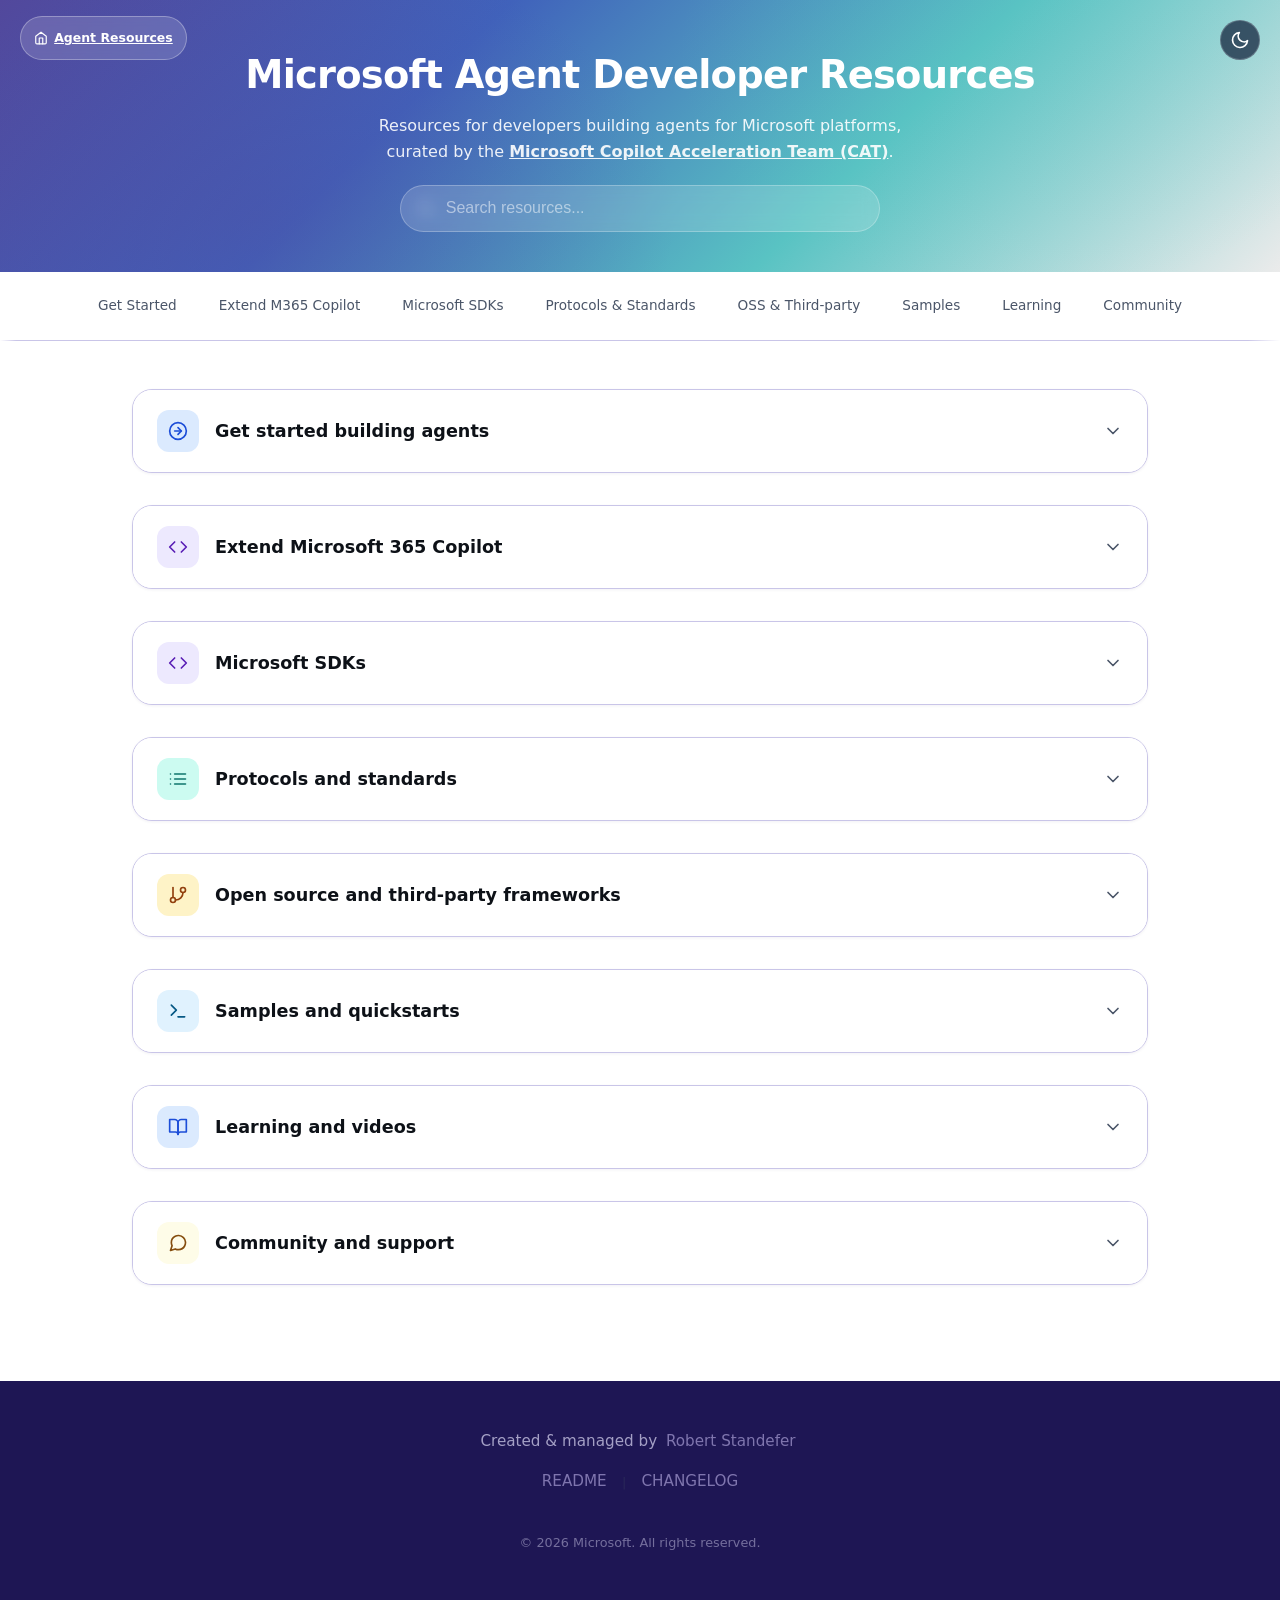
<file: develop-agents/index.html>
<!doctype html>
<html lang="en">
  <head>
    <title>Microsoft Agent Developer Resources</title>
    <meta charset="utf-8" />
    <meta name="viewport" content="width=device-width, initial-scale=1" />
    <link rel="icon" href="favicon.ico" sizes="any" />
    <link rel="stylesheet" href="assets/css/styles.css" />
    <script src="../assets/js/theme-toggle.js"></script>

    <!-- Open Graph -->
    <meta property="og:type" content="article" />
    <meta property="og:title" content="Microsoft Agent Developer Resources" />
    <meta
      name="description"
      property="og:description"
      content="SDKs, frameworks, protocols, and samples for developers building AI agents on Microsoft platforms."
    />
    <meta
      name="image"
      property="og:image"
      content="https://microsoft.github.io/agent-resources/develop-agents/images/og-image.png"
    />
    <meta property="og:image:width" content="1200" />
    <meta property="og:image:height" content="630" />
    <meta name="author" content="Robert Standefer" />

    <!-- Twitter Card -->
    <meta name="twitter:card" content="summary_large_image" />
    <meta name="twitter:title" content="Microsoft Agent Developer Resources" />
    <meta
      name="twitter:description"
      content="SDKs, frameworks, protocols, and samples for developers building AI agents on Microsoft platforms."
    />
    <meta
      name="twitter:image"
      content="https://microsoft.github.io/agent-resources/develop-agents/images/og-image.png"
    />
    <script type="text/javascript">
    (function(c,l,a,r,i,t,y){
        c[a]=c[a]||function(){(c[a].q=c[a].q||[]).push(arguments)};
        t=l.createElement(r);t.async=1;t.src="https://www.clarity.ms/tag/"+i;
        y=l.getElementsByTagName(r)[0];y.parentNode.insertBefore(t,y);
    })(window, document, "clarity", "script", "w4kf3gvy8k");
</script>
  </head>
  <body>
    <!-- Site Controls -->
    <div class="site-controls">
      <button id="theme-toggle" class="theme-toggle" aria-label="Switch to dark mode">
      <svg class="icon-moon" xmlns="http://www.w3.org/2000/svg" fill="none" viewBox="0 0 24 24" stroke="currentColor" stroke-width="2">
        <path stroke-linecap="round" stroke-linejoin="round" d="M21 12.79A9 9 0 1111.21 3a7 7 0 009.79 9.79z"/>
      </svg>
      <svg class="icon-sun" xmlns="http://www.w3.org/2000/svg" fill="none" viewBox="0 0 24 24" stroke="currentColor" stroke-width="2" style="display:none">
        <path stroke-linecap="round" stroke-linejoin="round" d="M12 3v1m0 16v1m8.66-13.66l-.71.71M4.05 19.95l-.71.71M21 12h-1M4 12H3m16.66 7.66l-.71-.71M4.05 4.05l-.71-.71M16 12a4 4 0 11-8 0 4 4 0 018 0z"/>
      </svg>
      </button>
    </div>

    <!-- ── Hero ── -->
    <section class="hero">
      <a href="../" class="hero-back">
        <svg viewBox="0 0 24 24"><path d="M3 9l9-7 9 7v11a2 2 0 0 1-2 2H5a2 2 0 0 1-2-2z"/><polyline points="9 22 9 12 15 12 15 22"/></svg>
        Agent Resources
      </a>
      <h1>Microsoft Agent Developer Resources</h1>
      <p>
        Resources for developers building agents for Microsoft platforms, <br>
        curated by the <a href="https://aka.ms/wearecat">Microsoft Copilot Acceleration Team (CAT)</a>.
      </p>
      <div class="search-bar">
        <svg
          viewBox="0 0 24 24"
          stroke-width="2"
          stroke-linecap="round"
          stroke-linejoin="round"
        >
          <circle cx="11" cy="11" r="8" />
          <line x1="21" y1="21" x2="16.65" y2="16.65" />
        </svg>
        <input
          type="text"
          id="searchInput" aria-label="Search resources"
          placeholder="Search resources..."
          autocomplete="off"
        />
      </div>
    </section>

    <!-- ── Sticky Nav ── -->
    <nav class="nav-strip" id="navStrip">
      <a href="#get-started">Get Started</a>
      <a href="#extend-m365">Extend M365 Copilot</a>
      <a href="#microsoft-sdks">Microsoft SDKs</a>
      <a href="#protocols">Protocols &amp; Standards</a>
      <a href="#oss">OSS &amp; Third-party</a>
      <a href="#samples">Samples</a>
      <a href="#learning">Learning</a>
      <a href="#community">Community</a>
    </nav>

    <!-- ── Content ── -->
    <main class="content-wrap">

      <!-- GET STARTED -->
      <div class="section-card" id="get-started">
        <button class="section-header" aria-expanded="false">
          <span class="section-icon icon-start" aria-hidden="true"><svg width="20" height="20" viewBox="0 0 24 24" fill="none" stroke="currentColor" stroke-width="2" stroke-linecap="round" stroke-linejoin="round"><circle cx="12" cy="12" r="10"/><path d="M12 16l4-4-4-4"/><line x1="8" y1="12" x2="16" y2="12"/></svg></span>
          <span class="section-title">Get started building agents</span>
          <svg
            class="chevron"
            viewBox="0 0 24 24"
            stroke-width="2"
            stroke-linecap="round"
            stroke-linejoin="round"
          >
            <polyline points="6 9 12 15 18 9" />
          </svg>
        </button>
        <div class="section-body">
          <ul class="link-list">
            <li>
              <a
                href="https://learn.microsoft.com/agents/"
                target="_blank"
                rel="noopener"
                >Agents hub</a
              >
              &mdash; Microsoft's central resource for agentic computing: ecosystem overview, key concepts, and links to plan, build, adopt, and improve agents
            </li>
            <li>
              <a
                href="https://learn.microsoft.com/agents/architecture/"
                target="_blank"
                rel="noopener"
                >Architecting agent solutions</a
              >
              &mdash; enterprise-grade principles and patterns for building secure, reliable agents: fit-for-purpose, operability, and trust pillars
            </li>
            <li>
              <a
                href="https://learn.microsoft.com/agents/design-guidelines/overview"
                target="_blank"
                rel="noopener"
                >Design guidelines for agents</a
              >
              &mdash; UX design framework for declarative and custom engine agents in Microsoft 365 Copilot, covering entry points, customization, and Adaptive Cards
            </li>
            <li>
              Microsoft 365 Agents SDK &mdash;
              <a
                href="https://learn.microsoft.com/microsoft-365/agents-sdk/"
                target="_blank"
                rel="noopener"
                >documentation</a
              >
              <span class="link-sep">|</span>
              <a
                href="https://github.com/microsoft/Agents"
                target="_blank"
                rel="noopener"
                >GitHub</a
              >
            </li>
            <li>
              Copilot Studio SDK &mdash;
              <a
                href="https://learn.microsoft.com/microsoft-copilot-studio/developer/"
                target="_blank"
                rel="noopener"
                >documentation</a
              >
              <span class="link-sep">|</span>
              <a
                href="https://www.nuget.org/packages/Microsoft.CopilotStudio.SDK"
                target="_blank"
                rel="noopener"
                >NuGet</a
              >
            </li>
            <li>
              VS Code extension for Copilot Studio &mdash;
              <a
                href="https://learn.microsoft.com/microsoft-copilot-studio/visual-studio-code-extension-install-configure"
                target="_blank"
                rel="noopener"
                >documentation</a
              >
              <span class="link-sep">|</span>
              <a
                href="https://marketplace.visualstudio.com/items?itemName=ms-CopilotStudio.vscode-copilotstudio"
                target="_blank"
                rel="noopener"
                >VS Code Marketplace</a
              >
            </li>
            <li>
              <a
                href="https://learn.microsoft.com/azure/foundry/what-is-foundry"
                target="_blank"
                rel="noopener"
                >What is Microsoft Foundry?</a
              >
              &mdash; overview of the platform for building and deploying AI agents
            </li>
            <li>
              Microsoft Foundry &mdash;
              <a
                href="https://learn.microsoft.com/azure/foundry/"
                target="_blank"
                rel="noopener"
                >documentation hub</a
              >
              <span class="link-sep">|</span>
              <a
                href="https://ai.azure.com"
                target="_blank"
                rel="noopener"
                >portal</a
              >
            </li>
            <li>
              <a
                href="https://learn.microsoft.com/azure/foundry/how-to/develop/sdk-overview"
                target="_blank"
                rel="noopener"
                >Foundry SDK overview</a
              >
              &mdash; unified entry point for model inference, agents, and evaluation via <code>azure-ai-projects</code>
            </li>
            <li>
              <a
                href="https://learn.microsoft.com/azure/ai-services/openai/overview"
                target="_blank"
                rel="noopener"
                >Azure OpenAI Service</a
              >
              &mdash; foundation models powering most Microsoft agent scenarios
            </li>
            <li>
              <a
                href="https://learn.microsoft.com/agents/agent-archetypes/"
                target="_blank"
                rel="noopener"
                >Agent archetype framework</a
              >
              &mdash; shared vocabulary for designing agents using the 3Cs model: categories, capabilities, and components
            </li>
          </ul>
        </div>
      </div>

      <!-- EXTEND M365 COPILOT -->
      <div class="section-card" id="extend-m365">
        <button class="section-header" aria-expanded="false">
          <span class="section-icon icon-dev" aria-hidden="true"><svg width="20" height="20" viewBox="0 0 24 24" fill="none" stroke="currentColor" stroke-width="2" stroke-linecap="round" stroke-linejoin="round"><polyline points="16 18 22 12 16 6"/><polyline points="8 6 2 12 8 18"/></svg></span>
          <span class="section-title">Extend Microsoft 365 Copilot</span>
          <svg
            class="chevron"
            viewBox="0 0 24 24"
            stroke-width="2"
            stroke-linecap="round"
            stroke-linejoin="round"
          >
            <polyline points="6 9 12 15 18 9" />
          </svg>
        </button>
        <div class="section-body">
          <h3 class="sub-heading">Overview</h3>
          <ul class="link-list">
            <li>
              <a
                href="https://learn.microsoft.com/microsoft-365-copilot/extensibility/"
                target="_blank"
                rel="noopener"
                >Extend Microsoft 365 Copilot</a
              >
              &mdash; overview of all extensibility options: declarative agents, plugins, and connectors
            </li>
            <li>
              <a
                href="https://microsoft.github.io/copilot-camp/"
                target="_blank"
                rel="noopener"
                >Copilot Developer Camp</a
              >
              &mdash; hands-on labs for building Microsoft 365 Copilot extensibility solutions
            </li>
            <li>
              <a
                href="https://devblogs.microsoft.com/microsoft365dev/introducing-the-agent-store-build-publish-and-discover-agents-in-microsoft-365-copilot/"
                target="_blank"
                rel="noopener"
                >Introducing the Agent Store</a
              >
              &mdash; build, publish, and discover agents in Microsoft 365 Copilot
            </li>
            <li>
              <a href="https://devblogs.microsoft.com/microsoft365dev/work-iq-production-ready-intelligence-for-every-agent/" target="_blank" rel="noopener">Work IQ: Production-ready intelligence for every agent</a>
              &mdash; ground agents in permission-aware Microsoft 365 context, organizational signals, and governed tools
            </li>
            <li>
              <a href="https://devblogs.microsoft.com/microsoft365dev/build-collaborative-agents-where-work-happens/" target="_blank" rel="noopener">Build collaborative agents where work happens</a>
              &mdash; Build 2026 updates for interaction patterns and tooling that make agents work naturally in Teams and Microsoft 365
            </li>
            <li>
              <a href="https://devblogs.microsoft.com/microsoft365dev/going-beyond-text-in-microsoft-365-copilot-introducing-sharepoint-copilot-apps/" target="_blank" rel="noopener">Going beyond text: Introducing SharePoint Copilot Apps</a>
              &mdash; build interactive, data-backed app experiences that run inside Microsoft 365 Copilot (now in public preview) (Jun 23, 2026)
            </li>
          </ul>
          <h3 class="sub-heading">Declarative agents</h3>
          <ul class="link-list">
            <li>
              <a
                href="https://learn.microsoft.com/microsoft-365-copilot/extensibility/overview-declarative-agent"
                target="_blank"
                rel="noopener"
                >Declarative agents overview</a
              >
              &mdash; build focused, role-specific agents grounded in your data using JSON manifests
            </li>
          </ul>
          <h3 class="sub-heading">Plugins</h3>
          <ul class="link-list">
            <li>
              <a
                href="https://learn.microsoft.com/microsoft-365-copilot/extensibility/overview-plugins"
                target="_blank"
                rel="noopener"
                >Plugins overview</a
              >
              &mdash; extend Copilot with custom actions and API integrations
            </li>
            <li>
              <a
                href="https://learn.microsoft.com/microsoft-365-copilot/extensibility/overview-api-plugins"
                target="_blank"
                rel="noopener"
                >API plugins</a
              >
              &mdash; connect Copilot to live data and actions via REST APIs
            </li>
          </ul>
          <h3 class="sub-heading">Graph connectors</h3>
          <ul class="link-list">
            <li>
              <a
                href="https://learn.microsoft.com/microsoft-365-copilot/extensibility/overview-graph-connector"
                target="_blank"
                rel="noopener"
                >Microsoft Graph connectors for Copilot</a
              >
              &mdash; bring external content into Microsoft 365 for Copilot to reason over
            </li>
            <li>
              <a
                href="https://learn.microsoft.com/graph/connecting-external-content-connectors-overview"
                target="_blank"
                rel="noopener"
                >Build your own Graph connector</a
              >
              &mdash; index external data sources with the Microsoft Graph API
            </li>
          </ul>
        </div>
      </div>

      <!-- MICROSOFT SDKs -->
      <div class="section-card" id="microsoft-sdks">
        <button class="section-header" aria-expanded="false">
          <span class="section-icon icon-dev" aria-hidden="true"><svg width="20" height="20" viewBox="0 0 24 24" fill="none" stroke="currentColor" stroke-width="2" stroke-linecap="round" stroke-linejoin="round"><polyline points="16 18 22 12 16 6"/><polyline points="8 6 2 12 8 18"/></svg></span>
          <span class="section-title">Microsoft SDKs</span>
          <svg
            class="chevron"
            viewBox="0 0 24 24"
            stroke-width="2"
            stroke-linecap="round"
            stroke-linejoin="round"
          >
            <polyline points="6 9 12 15 18 9" />
          </svg>
        </button>
        <div class="section-body">
          <h3 class="sub-heading">Microsoft Entra Agent ID</h3>
          <ul class="link-list">
            <li><a href="https://learn.microsoft.com/entra/agent-id/" target="_blank" rel="noopener">Microsoft Entra Agent ID documentation</a> &mdash; identity blueprints, Conditional Access, ID Protection, governance, OAuth protocols, and Zero Trust controls for agents</li>
            <li><a href="https://learn.microsoft.com/entra/agent-id/how-to-plan-agent-identity-architecture" target="_blank" rel="noopener">Plan an agent identity architecture</a> &mdash; design identity, ownership, credentials, permissions, and lifecycle controls before deployment</li>
          </ul>
          <h3 class="sub-heading">Semantic Kernel</h3>
          <ul class="link-list">
            <li>
              <a
                href="https://learn.microsoft.com/semantic-kernel/overview/"
                target="_blank"
                rel="noopener"
                >Semantic Kernel documentation</a
              >
              &mdash; Microsoft's open-source SDK for integrating LLMs into .NET, Python, and Java apps
            </li>
            <li>
              GitHub &mdash;
              <a
                href="https://github.com/microsoft/semantic-kernel"
                target="_blank"
                rel="noopener"
                >microsoft/semantic-kernel</a
              >
            </li>
            <li>
              Packages &mdash;
              <a
                href="https://www.nuget.org/packages/Microsoft.SemanticKernel"
                target="_blank"
                rel="noopener"
                >NuGet</a
              >
              <span class="link-sep">|</span>
              <a
                href="https://pypi.org/project/semantic-kernel/"
                target="_blank"
                rel="noopener"
                >PyPI</a
              >
            </li>
            <li>
              <a
                href="https://learn.microsoft.com/en-us/semantic-kernel/frameworks/agent/"
                target="_blank"
                rel="noopener"
                >Semantic Kernel Agents</a
              >
              &mdash; building single and multi-agent systems with SK
            </li>
          </ul>
          <h3 class="sub-heading">Foundry Agent Service</h3>
          <ul class="link-list">
            <li>
              <a
                href="https://learn.microsoft.com/azure/foundry/agents/overview"
                target="_blank"
                rel="noopener"
                >Foundry Agent Service documentation</a
              >
              &mdash; fully managed GA service for building, deploying, and scaling agents; built on the OpenAI Responses API
            </li>
            <li>
              <a
                href="https://devblogs.microsoft.com/foundry/foundry-agent-service-ga/"
                target="_blank"
                rel="noopener"
                >Foundry Agent Service GA announcement</a
              >
              &mdash; what's new, private networking, 1,400+ tool catalog, A2A and MCP support
            </li>
            <li>
              <a href="https://devblogs.microsoft.com/foundry/agent-service-build2026/" target="_blank" rel="noopener">Build and run agents at scale with Microsoft Foundry at Build 2026</a>
              &mdash; hosted agents, Agent Framework, Toolboxes, Microsoft 365 distribution, observability, and optimization
            </li>
          </ul>
          <h3 class="sub-heading">Microsoft Agent Framework</h3>
          <ul class="link-list">
            <li>
              <a
                href="https://learn.microsoft.com/agent-framework/"
                target="_blank"
                rel="noopener"
                >Microsoft Agent Framework documentation</a
              >
              &mdash; production-ready SDK for .NET and Python with graph-based workflows, multi-agent orchestration, and human-in-the-loop support (1.0 GA)
            </li>
            <li>
              <a
                href="https://learn.microsoft.com/agent-framework/get-started/your-first-agent"
                target="_blank"
                rel="noopener"
                >Quickstart</a
              >
              &mdash; build your first agent in Python or .NET
            </li>
            <li>
              <a
                href="https://learn.microsoft.com/agent-framework/get-started/memory"
                target="_blank"
                rel="noopener"
                >Memory and persistence</a
              >
              &mdash; add durable memory, context continuity, and storage-backed state to your agent
            </li>
            <li>
              <a
                href="https://learn.microsoft.com/agent-framework/get-started/workflows"
                target="_blank"
                rel="noopener"
                >Workflows</a
              >
              &mdash; compose agents, skills, and orchestration steps into graph-based execution flows
            </li>
            <li>
              <a
                href="https://learn.microsoft.com/agent-framework/concepts/workflows/events"
                target="_blank"
                rel="noopener"
                >Workflow events</a
              >
              &mdash; stream lifecycle, executor, approval, output, error, and custom events for real-time workflow observability
            </li>
            <li>
              <a
                href="https://learn.microsoft.com/agent-framework/integrations/by-component/model-providers/microsoft-foundry"
                target="_blank"
                rel="noopener"
                >Microsoft Foundry model provider</a
              >
              &mdash; build code-first agents with direct Foundry inference or connect to service-managed Prompt and Hosted Agents
            </li>
            <li>
              <a
                href="https://learn.microsoft.com/agent-framework/integrations/by-component/model-providers/foundry-local"
                target="_blank"
                rel="noopener"
                >Foundry Local model provider</a
              >
              &mdash; use supported on-device models with Agent Framework Python, local MCP tools, and tool approvals
            </li>
            <li>
              <a
                href="https://learn.microsoft.com/agent-framework/integrations/a2a"
                target="_blank"
                rel="noopener"
                >A2A protocol integration</a
              >
              &mdash; connect agents through open agent-to-agent interoperability patterns
            </li>
            <li>
              <a
                href="https://learn.microsoft.com/agent-framework/devui/index"
                target="_blank"
                rel="noopener"
                >DevUI</a
              >
              &mdash; inspect conversations, tools, state, and traces while iterating locally
            </li>
            <li>
              GitHub &mdash;
              <a
                href="https://github.com/microsoft/agent-framework"
                target="_blank"
                rel="noopener"
                >microsoft/agent-framework</a
              >
              <span class="link-sep">|</span>
              <a
                href="https://github.com/microsoft/agent-framework/releases"
                target="_blank"
                rel="noopener"
                >releases</a
              >
              <span class="link-sep">|</span>
              <a
                href="https://github.com/microsoft/agent-framework/tree/main/python/samples"
                target="_blank"
                rel="noopener"
                >Python samples</a
              >
              <span class="link-sep">|</span>
              <a
                href="https://github.com/microsoft/agent-framework/tree/main/dotnet/samples"
                target="_blank"
                rel="noopener"
                >C# samples</a
              >
            </li>
            <li>
              Packages &mdash;
              <code>pip install agent-framework</code>
              <span class="link-sep">|</span>
              NuGet: <code>Microsoft.Agents.AI</code>
            </li>
            <li>
              <a
                href="https://learn.microsoft.com/agent-framework/integrations/azure-functions"
                target="_blank"
                rel="noopener"
                >Azure Durable Functions integration</a
              >
              &mdash; host long-running, reliable agents as durable functions
            </li>
            <li>
              Migration guides &mdash;
              <a
                href="https://learn.microsoft.com/agent-framework/migration-guide/from-semantic-kernel/"
                target="_blank"
                rel="noopener"
                >from Semantic Kernel</a
              >
              <span class="link-sep">|</span>
              <a
                href="https://learn.microsoft.com/agent-framework/migration-guide/from-autogen/"
                target="_blank"
                rel="noopener"
                >from AutoGen</a
              >
            </li>
            <li>
              <a
                href="https://azure.microsoft.com/blog/introducing-microsoft-agent-framework/"
                target="_blank"
                rel="noopener"
                >Introducing Microsoft Agent Framework</a
              >
              &mdash; Azure blog announcement
            </li>
            <li>
              <a
                href="https://devblogs.microsoft.com/agent-framework/microsoft-agent-framework-version-1-0/"
                target="_blank"
                rel="noopener"
                >Microsoft Agent Framework Version 1.0</a
              >
              &mdash; production-ready 1.0 release for .NET and Python with stable APIs and long-term support (Apr 2026)
            </li>
            <li>
              <a href="https://devblogs.microsoft.com/agent-framework/agent-skills-for-python-is-now-released/" target="_blank" rel="noopener">Agent Skills for Python is now released</a>
              &mdash; stable API for packaging reusable domain expertise, instructions, reference material, and scripts (Jul 15, 2026)
            </li>
            <li>
              <a href="https://devblogs.microsoft.com/agent-framework/the-microsoft-agent-framework-harness-is-now-released/" target="_blank" rel="noopener">Microsoft Agent Framework Harness is now released</a>
              &mdash; stable planning, memory, skills, approvals, web search, and telemetry runtime for Python and .NET (Jul 22, 2026)
            </li>
            <li>
              <a href="https://devblogs.microsoft.com/agent-framework/agent-frameworks-orchestration-patterns-reach-1-0/" target="_blank" rel="noopener">Agent Framework orchestration patterns reach 1.0</a>
              &mdash; sequential, concurrent, group chat, handoff, and magentic orchestration for Python and .NET
            </li>
            <li>
              <a href="https://devblogs.microsoft.com/agent-framework/move-agent-orchestration-workflows-out-of-code-with-agent-framework-declarative-workflows-1-0/" target="_blank" rel="noopener">Declarative Workflows 1.0</a>
              &mdash; define multi-agent orchestration, branching, and human intervention as reviewable YAML (Jul 23, 2026)
            </li>
            <li>
              <a href="https://devblogs.microsoft.com/agent-framework/build-production-ready-agents-with-the-github-copilot-harness-and-agent-framework/" target="_blank" rel="noopener">Build production-ready agents with the GitHub Copilot harness</a>
              &mdash; stable .NET and Python provider with permission-gated shell, file, URL, and MCP capabilities (Aug 4, 2026)
            </li>
            <li>
              <a
                href="https://devblogs.microsoft.com/foundry/from-local-to-production-the-complete-developer-journey-for-building-composing-and-deploying-ai-agents/"
                target="_blank"
                rel="noopener"
                >From Local to Production: The Complete Developer Journey</a
              >
              &mdash; Foundry blog on Agent Framework v1.0 + Foundry Toolkit GA, memory, Toolbox, hosted agents, and observability
            </li>
            <li>
              <a
                href="https://devblogs.microsoft.com/foundry/introducing-microsoft-agent-framework-the-open-source-engine-for-agentic-ai-apps/"
                target="_blank"
                rel="noopener"
                >The Open-Source Engine for Agentic AI Apps</a
              >
              &mdash; Microsoft Foundry blog deep-dive
            </li>
            <li>
              <a
                href="https://devblogs.microsoft.com/dotnet/introducing-microsoft-agent-framework-preview/"
                target="_blank"
                rel="noopener"
                >Making AI Agents Simple for Every Developer</a
              >
              &mdash; .NET Blog &mdash; building blocks, workflows, and production patterns
            </li>
            <li>
              <a
                href="https://devblogs.microsoft.com/agent-framework/semantic-kernel-and-microsoft-agent-framework/"
                target="_blank"
                rel="noopener"
                >Semantic Kernel and Microsoft Agent Framework</a
              >
              &mdash; relationship, roadmap, and transition guidance
            </li>
            <li>
              <a
                href="https://learn.microsoft.com/agent-framework/workflows/"
                target="_blank"
                rel="noopener"
                >Workflows documentation</a
              >
              &mdash; graph-based orchestration for composing agents, tools, and human-in-the-loop steps
            </li>
            <li>
              <a
                href="https://learn.microsoft.com/agent-framework/overview/"
                target="_blank"
                rel="noopener"
                >Framework overview</a
              >
              &mdash; architecture, capabilities, and cross-language support
            </li>
            <li>
              <a
                href="https://github.com/microsoft/Agent-Framework-Samples"
                target="_blank"
                rel="noopener"
                >microsoft/Agent-Framework-Samples</a
              >
              &mdash; official guided examples for Python and .NET
            </li>
            <li>
              <a
                href="https://developer.microsoft.com/blog/build-a-real-world-example-with-microsoft-agent-framework-microsoft-foundry-mcp-and-aspire"
                target="_blank"
                rel="noopener"
                >Build a real-world example with Agent Framework, Foundry, MCP, and Aspire</a
              >
              &mdash; end-to-end production app walkthrough
            </li>
            <li>
              <a
                href="https://microsoft.github.io/multi-agent-reference-architecture/"
                target="_blank"
                rel="noopener"
                >Multi-Agent Reference Architecture</a
              >
              &mdash; patterns, building blocks, orchestration, security, and evaluation for enterprise multi-agent systems
              <span class="link-sep">|</span>
              <a
                href="https://github.com/microsoft/multi-agent-reference-architecture"
                target="_blank"
                rel="noopener"
                >GitHub</a
              >
            </li>
            <li>
              <a
                href="https://techcommunity.microsoft.com/blog/azuredevcommunityblog/orchestrating-multi-agent-intelligence-mcp-driven-patterns-in-agent-framework/4462150"
                target="_blank"
                rel="noopener"
                >Orchestrating Multi-Agent Intelligence: MCP-Driven Patterns</a
              >
              &mdash; Tech Community deep-dive on orchestration patterns (handoff, reflection, magentic)
            </li>
          </ul>
          <h3 class="sub-heading">Microsoft 365 Agents SDK</h3>
          <ul class="link-list">
            <li>
              <a
                href="https://learn.microsoft.com/microsoft-365/agents-sdk/"
                target="_blank"
                rel="noopener"
                >M365 Agents SDK documentation</a
              >
              &mdash; successor to Bot Framework; deploy agents across Teams, Microsoft 365 Copilot, Copilot Studio, webchat, and more from a single codebase; AI-stack agnostic (.NET GA, JS v1.4, Python v0.7)
            </li>
            <li>
              <a
                href="https://devblogs.microsoft.com/microsoft365dev/introducing-the-microsoft-365-agents-sdk/"
                target="_blank"
                rel="noopener"
                >Introducing the Microsoft 365 Agents SDK</a
              >
              &mdash; announcement blog post
            </li>
            <li>
              Quickstarts &mdash;
              <a
                href="https://learn.microsoft.com/microsoft-365/agents-sdk/quickstart-dotnet"
                target="_blank"
                rel="noopener"
                >C#</a
              >
              <span class="link-sep">|</span>
              <a
                href="https://learn.microsoft.com/microsoft-365/agents-sdk/quickstart-nodejs"
                target="_blank"
                rel="noopener"
                >JavaScript</a
              >
              <span class="link-sep">|</span>
              <a
                href="https://learn.microsoft.com/microsoft-365/agents-sdk/quickstart-python"
                target="_blank"
                rel="noopener"
                >Python</a
              >
            </li>
            <li>
              GitHub &mdash;
              <a
                href="https://github.com/microsoft/Agents"
                target="_blank"
                rel="noopener"
                >microsoft/Agents</a
              >
              (samples &amp; hub)
              <span class="link-sep">|</span>
              <a
                href="https://github.com/microsoft/Agents-for-net"
                target="_blank"
                rel="noopener"
                >.NET</a
              >
              <span class="link-sep">|</span>
              <a
                href="https://github.com/microsoft/Agents-for-js"
                target="_blank"
                rel="noopener"
                >JavaScript</a
              >
              <span class="link-sep">|</span>
              <a
                href="https://github.com/microsoft/Agents-for-python"
                target="_blank"
                rel="noopener"
                >Python</a
              >
            </li>
            <li>
              Microsoft 365 Agents Toolkit &mdash;
              <a
                href="https://marketplace.visualstudio.com/items?itemName=TeamsDevApp.ms-teams-vscode-extension"
                target="_blank"
                rel="noopener"
                >VS Code extension</a
              >
              <span class="link-sep">|</span>
              <a
                href="https://learn.microsoft.com/microsoftteams/platform/toolkit/teams-toolkit-fundamentals"
                target="_blank"
                rel="noopener"
                >documentation</a
              >
              <span class="link-sep">|</span>
              <a
                href="https://github.com/OfficeDev/microsoft-365-agents-toolkit"
                target="_blank"
                rel="noopener"
                >GitHub</a
              >
              &mdash; scaffolding templates, local playground for debugging, and one-click Azure deployment
            </li>
            <li>
              <a
                href="https://learn.microsoft.com/microsoft-365/agents-sdk/agents-sdk-overview"
                target="_blank"
                rel="noopener"
                >What is the Microsoft 365 Agents SDK?</a
              >
              &mdash; architecture, capabilities, and when to use this SDK vs. declarative agents
            </li>
            <li>
              <a href="https://devblogs.microsoft.com/microsoft365dev/work-iq-production-ready-intelligence-for-every-agent/" target="_blank" rel="noopener">Work IQ for agents</a>
              &mdash; Microsoft 365 Developer Blog guidance for grounding custom agents in enterprise context and tools
            </li>
            <li>
              <a
                href="https://devblogs.microsoft.com/microsoft365dev/introducing-the-microsoft-365-agents-toolkit/"
                target="_blank"
                rel="noopener"
                >Introducing the Microsoft 365 Agents Toolkit</a
              >
              &mdash; tooling announcement: scaffolding, debugging, CI/CD, and GitHub Copilot integration
            </li>
            <li>
              <a
                href="https://learn.microsoft.com/microsoft-365/copilot/extensibility/m365-agents-sdk"
                target="_blank"
                rel="noopener"
                >Build custom engine agents with M365 Agents SDK</a
              >
              &mdash; end-to-end guide for building custom engine agents for Microsoft 365 Copilot
            </li>
            <li>
              <a
                href="https://learn.microsoft.com/microsoft-365/copilot/extensibility/create-deploy-agents-sdk"
                target="_blank"
                rel="noopener"
                >Create and deploy an agent with M365 Agents SDK</a
              >
              &mdash; step-by-step from project creation to production deployment
            </li>
            <li>
              <a
                href="https://learn.microsoft.com/microsoft-365/agents-sdk/bf-migration-guidance"
                target="_blank"
                rel="noopener"
                >Bot Framework to Agents SDK migration guide</a
              >
              &mdash; namespace changes, unsupported features, and migration steps for .NET, Node.js, and Python
            </li>
            <li>
              <a
                href="https://learn.microsoft.com/training/paths/build-custom-engine-agents-microsoft-365-agents-sdk"
                target="_blank"
                rel="noopener"
                >Microsoft Learn training path</a
              >
              &mdash; build custom engine agents with the M365 Agents SDK (hands-on modules)
            </li>
            <li>
              <a
                href="https://learn.microsoft.com/microsoftteams/platform/toolkit/overview-agents-toolkit"
                target="_blank"
                rel="noopener"
                >Agents Toolkit overview</a
              >
              &mdash; IDE integration for Visual Studio, VS Code, and CLI
            </li>
          </ul>
          <h3 class="sub-heading">Copilot Studio developer tools</h3>
          <ul class="link-list">
            <li>
              VS Code extension for Copilot Studio &mdash;
              <a
                href="https://learn.microsoft.com/microsoft-copilot-studio/visual-studio-code-extension-install-configure"
                target="_blank"
                rel="noopener"
                >documentation</a
              >
              <span class="link-sep">|</span>
              <a
                href="https://marketplace.visualstudio.com/items?itemName=ms-CopilotStudio.vscode-copilotstudio"
                target="_blank"
                rel="noopener"
                >VS Code Marketplace</a
              >
            </li>
            <li>
              <a
                href="https://learn.microsoft.com/power-platform/developer/cli/introduction"
                target="_blank"
                rel="noopener"
                >Power Platform CLI</a
              >
              &mdash; command-line tooling for building and managing Power Platform and Copilot Studio solutions
            </li>
          </ul>
          <h3 class="sub-heading">Agent 365 SDK</h3>
          <ul class="link-list">
            <li>
              <a
                href="https://learn.microsoft.com/microsoft-agent-365/developer/"
                target="_blank"
                rel="noopener"
                >Agent 365 developer documentation</a
              >
              &mdash; register agents with Agent 365, manage identity, access control, and telemetry
            </li>
            <li>
              GitHub &mdash;
              <a
                href="https://github.com/microsoft/Agent365-nodejs"
                target="_blank"
                rel="noopener"
                >Node.js</a
              >
              <span class="link-sep">|</span>
              <a
                href="https://github.com/microsoft/Agent365-python"
                target="_blank"
                rel="noopener"
                >Python</a
              >
              <span class="link-sep">|</span>
              <a
                href="https://github.com/microsoft/Agent365-dotnet"
                target="_blank"
                rel="noopener"
                >.NET</a
              >
            </li>
          </ul>
        </div>
      </div>

      <!-- PROTOCOLS & STANDARDS -->
      <div class="section-card" id="protocols">
        <button class="section-header" aria-expanded="false">
          <span class="section-icon icon-proto" aria-hidden="true"><svg width="20" height="20" viewBox="0 0 24 24" fill="none" stroke="currentColor" stroke-width="2" stroke-linecap="round" stroke-linejoin="round"><line x1="8" y1="6" x2="21" y2="6"/><line x1="8" y1="12" x2="21" y2="12"/><line x1="8" y1="18" x2="21" y2="18"/><line x1="3" y1="6" x2="3.01" y2="6"/><line x1="3" y1="12" x2="3.01" y2="12"/><line x1="3" y1="18" x2="3.01" y2="18"/></svg></span>
          <span class="section-title">Protocols and standards</span>
          <svg
            class="chevron"
            viewBox="0 0 24 24"
            stroke-width="2"
            stroke-linecap="round"
            stroke-linejoin="round"
          >
            <polyline points="6 9 12 15 18 9" />
          </svg>
        </button>
        <div class="section-body">
          <h3 class="sub-heading">Agent-to-Agent (A2A)</h3>
          <ul class="link-list">
            <li>
              <a
                href="https://google.github.io/A2A/"
                target="_blank"
                rel="noopener"
                >A2A Protocol specification</a
              >
              &mdash; open protocol for interoperability between agents across vendors and frameworks
            </li>
            <li>
              GitHub &mdash;
              <a
                href="https://github.com/google-a2a/A2A"
                target="_blank"
                rel="noopener"
                >google-a2a/A2A</a
              >
              &mdash; spec, samples, and SDKs
            </li>
          </ul>
          <h3 class="sub-heading">Model Context Protocol (MCP)</h3>
          <ul class="link-list">
            <li>
              <a
                href="https://modelcontextprotocol.io/introduction"
                target="_blank"
                rel="noopener"
                >MCP documentation</a
              >
              &mdash; open standard for connecting AI models to tools, data sources, and services
            </li>
            <li>
              GitHub &mdash;
              <a
                href="https://github.com/modelcontextprotocol/python-sdk"
                target="_blank"
                rel="noopener"
                >Python SDK</a
              >
              <span class="link-sep">|</span>
              <a
                href="https://github.com/modelcontextprotocol/typescript-sdk"
                target="_blank"
                rel="noopener"
                >TypeScript SDK</a
              >
            </li>
            <li>
              <a
                href="https://github.com/Azure/azure-mcp"
                target="_blank"
                rel="noopener"
                >Azure MCP Server</a
              >
              &mdash; official MCP server for Azure services
            </li>
            <li>
              <a
                href="https://learn.microsoft.com/semantic-kernel/concepts/plugins/adding-mcp-plugins"
                target="_blank"
                rel="noopener"
                >MCP plugins in Semantic Kernel</a
              >
              &mdash; use MCP servers as SK plugins
            </li>
            <li><a href="https://learn.microsoft.com/azure/developer/ai/intro-agents-mcp" target="_blank" rel="noopener">Build agents using Model Context Protocol on Azure</a> &mdash; Microsoft Learn guide to consuming and hosting MCP servers with Azure building blocks</li>
            <li>
              Copilot Studio MCP &mdash;
              <a
                href="https://microsoft.github.io/pp-mcp/labs/mcs-mcp/"
                target="_blank"
                rel="noopener"
                >labs &amp; samples</a
              >
              <span class="link-sep">|</span>
              <a
                href="https://github.com/microsoft/mcsmcp"
                target="_blank"
                rel="noopener"
                >MCP Server lab (GitHub)</a
              >
              <span class="link-sep">|</span>
              <a
                href="https://github.com/microsoft/copilot-studio-mcp"
                target="_blank"
                rel="noopener"
                >Power Platform MCP samples (GitHub)</a
              >
            </li>
          </ul>
          <h3 class="sub-heading">Agent governance</h3>
          <ul class="link-list">
            <li><a href="https://microsoft.github.io/agent-governance-toolkit/" target="_blank" rel="noopener">Agent Governance Toolkit</a> &mdash; open-source runtime policy, audit, and evaluation components for framework-independent agent governance</li>
            <li><a href="https://microsoft.github.io/agent-governance-toolkit/packages/agent-control-specification/" target="_blank" rel="noopener">Agent Control Specification (ACS)</a> &mdash; portable, fail-closed policy checkpoints for inputs, models, state, tools, and outputs</li>
          </ul>
        </div>
      </div>

      <!-- OSS & THIRD-PARTY -->
      <div class="section-card" id="oss">
        <button class="section-header" aria-expanded="false">
          <span class="section-icon icon-oss" aria-hidden="true"><svg width="20" height="20" viewBox="0 0 24 24" fill="none" stroke="currentColor" stroke-width="2" stroke-linecap="round" stroke-linejoin="round"><line x1="6" y1="3" x2="6" y2="15"/><circle cx="18" cy="6" r="3"/><circle cx="6" cy="18" r="3"/><path d="M18 9a9 9 0 0 1-9 9"/></svg></span>
          <span class="section-title">Open source and third-party frameworks</span>
          <svg
            class="chevron"
            viewBox="0 0 24 24"
            stroke-width="2"
            stroke-linecap="round"
            stroke-linejoin="round"
          >
            <polyline points="6 9 12 15 18 9" />
          </svg>
        </button>
        <div class="section-body">
          <h3 class="sub-heading">LangChain</h3>
          <ul class="link-list">
            <li>
              <a
                href="https://python.langchain.com/docs/integrations/providers/microsoft/"
                target="_blank"
                rel="noopener"
                >LangChain + Microsoft integrations</a
              >
              &mdash; Azure OpenAI, Azure AI Search, Cosmos DB, and more
            </li>
            <li>
              <a
                href="https://python.langchain.com/docs/integrations/llms/azure_openai/"
                target="_blank"
                rel="noopener"
                >Azure OpenAI with LangChain</a
              >
              &mdash; using Azure OpenAI as the LLM provider
            </li>
            <li>
              GitHub &mdash;
              <a
                href="https://github.com/langchain-ai/langchain"
                target="_blank"
                rel="noopener"
                >langchain-ai/langchain</a
              >
            </li>
          </ul>
          <h3 class="sub-heading">AutoGen</h3>
          <ul class="link-list">
            <li>
              <a
                href="https://microsoft.github.io/autogen/"
                target="_blank"
                rel="noopener"
                >AutoGen documentation</a
              >
              &mdash; Microsoft Research framework for multi-agent conversation and orchestration
            </li>
            <li>
              GitHub &mdash;
              <a
                href="https://github.com/microsoft/autogen"
                target="_blank"
                rel="noopener"
                >microsoft/autogen</a
              >
            </li>
            <li>
              <a
                href="https://ag2.ai"
                target="_blank"
                rel="noopener"
                >AG2</a
              >
              &mdash; community-driven fork with continued active development
              <span class="link-sep">|</span>
              <a
                href="https://github.com/ag2ai/ag2"
                target="_blank"
                rel="noopener"
                >GitHub</a
              >
            </li>
          </ul>
          <h3 class="sub-heading">CrewAI</h3>
          <ul class="link-list">
            <li>
              <a
                href="https://docs.crewai.com"
                target="_blank"
                rel="noopener"
                >CrewAI documentation</a
              >
              &mdash; role-based multi-agent framework; works with Azure OpenAI as the LLM provider
            </li>
            <li>
              <a
                href="https://docs.crewai.com/how-to/llm-connections"
                target="_blank"
                rel="noopener"
                >LLM connections</a
              >
              &mdash; configuring Azure OpenAI with CrewAI
            </li>
            <li>
              GitHub &mdash;
              <a
                href="https://github.com/crewAIInc/crewAI"
                target="_blank"
                rel="noopener"
                >crewAIInc/crewAI</a
              >
            </li>
          </ul>
          <h3 class="sub-heading">LlamaIndex</h3>
          <ul class="link-list">
            <li>
              <a
                href="https://docs.llamaindex.ai"
                target="_blank"
                rel="noopener"
                >LlamaIndex documentation</a
              >
              &mdash; data framework for LLM apps and agents; deep Azure AI Search and Azure OpenAI integration
            </li>
            <li>
              <a
                href="https://docs.llamaindex.ai/en/stable/examples/llm/azure_openai/"
                target="_blank"
                rel="noopener"
                >Azure OpenAI with LlamaIndex</a
              >
            </li>
            <li>
              GitHub &mdash;
              <a
                href="https://github.com/run-llama/llama_index"
                target="_blank"
                rel="noopener"
                >run-llama/llama_index</a
              >
            </li>
          </ul>
        </div>
      </div>

      <!-- SAMPLES & QUICKSTARTS -->
      <div class="section-card" id="samples">
        <button class="section-header" aria-expanded="false">
          <span class="section-icon icon-samples" aria-hidden="true"><svg width="20" height="20" viewBox="0 0 24 24" fill="none" stroke="currentColor" stroke-width="2" stroke-linecap="round" stroke-linejoin="round"><polyline points="4 17 10 11 4 5"/><line x1="12" y1="19" x2="20" y2="19"/></svg></span>
          <span class="section-title">Samples and quickstarts</span>
          <svg
            class="chevron"
            viewBox="0 0 24 24"
            stroke-width="2"
            stroke-linecap="round"
            stroke-linejoin="round"
          >
            <polyline points="6 9 12 15 18 9" />
          </svg>
        </button>
        <div class="section-body">
          <ul class="link-list">
            <li>
              <a
                href="https://github.com/Azure-Samples/azureai-samples"
                target="_blank"
                rel="noopener"
                >Azure-Samples/azureai-samples</a
              >
              &mdash; official Azure AI Foundry and Azure AI Agent Service samples
            </li>
            <li>
              <a
                href="https://github.com/microsoft/semantic-kernel/tree/main/python/samples"
                target="_blank"
                rel="noopener"
                >Semantic Kernel Python samples</a
              >
            </li>
            <li>
              <a
                href="https://github.com/microsoft/semantic-kernel/tree/main/dotnet/samples"
                target="_blank"
                rel="noopener"
                >Semantic Kernel .NET samples</a
              >
            </li>
            <li>
              <a
                href="https://github.com/microsoft/Agent365-Samples"
                target="_blank"
                rel="noopener"
                >microsoft/Agent365-Samples</a
              >
              &mdash; Agent 365 SDK sample applications
            </li>
            <li>
              <a
                href="https://github.com/OfficeDev/microsoft-365-agents-toolkit-samples"
                target="_blank"
                rel="noopener"
                >OfficeDev/microsoft-365-agents-toolkit-samples</a
              >
              &mdash; M365 Agents Toolkit sample apps
            </li>
            <li>
              <a
                href="https://github.com/microsoft/Agent-Framework-Samples"
                target="_blank"
                rel="noopener"
                >microsoft/Agent-Framework-Samples</a
              >
              &mdash; official guided examples covering agents, workflows, tool integration, and production patterns
            </li>
            <li>
              <a
                href="https://github.com/microsoft-foundry/build-2026-demos"
                target="_blank"
                rel="noopener"
                >microsoft-foundry/build-2026-demos</a
              >
              &mdash; official Build 2026 demos for Foundry, Agent Framework, Toolboxes, memory, and evaluation
            </li>
            <li>
              <a
                href="https://github.com/microsoft/multi-agent-reference-architecture"
                target="_blank"
                rel="noopener"
                >microsoft/multi-agent-reference-architecture</a
              >
              &mdash; production-grade patterns for enterprise multi-agent systems
            </li>
            <li>
              <a
                href="https://github.com/microsoft/agent-framework/tree/main/python/samples"
                target="_blank"
                rel="noopener"
                >Microsoft Agent Framework Python samples</a
              >
            </li>
            <li>
              <a
                href="https://github.com/microsoft/agent-framework/tree/main/dotnet/samples"
                target="_blank"
                rel="noopener"
                >Microsoft Agent Framework C# samples</a
              >
            </li>
            <li>
              <a
                href="https://github.com/Pushary/pushary-python/tree/main/examples/microsoft"
                target="_blank"
                rel="noopener"
                >Customer phone approvals with native checkpoints (Pushary)</a
              >
              &mdash; third-party Python example for Agent Framework approval requests, worker restarts, and one-use execution permits; phone delivery requires a Pushary Partner account, while offline checks need no account
            </li>
            <li>
              <a
                href="https://github.com/microsoft/Agents/tree/main/samples"
                target="_blank"
                rel="noopener"
                >M365 Agents SDK samples</a
              >
              &mdash; all three languages
            </li>
            <li>
              <a
                href="https://github.com/microsoft/autogen/tree/main/python/samples"
                target="_blank"
                rel="noopener"
                >AutoGen samples</a
              >
            </li>
            <li>
              <a
                href="https://github.com/OfficeDev/Copilot-for-M365-Samples"
                target="_blank"
                rel="noopener"
                >OfficeDev/Copilot-for-M365-Samples</a
              >
              &mdash; official Microsoft 365 Copilot extensibility samples (declarative agents, plugins, connectors)
            </li>
            <li>
              <a
                href="https://adoption.microsoft.com/sample-solution-gallery/?keyword=copilot"
                target="_blank"
                rel="noopener"
                >Sample Solution Gallery</a
              >
              &mdash; community and Microsoft samples for Copilot and agent scenarios
            </li>
            <li>
              <a
                href="https://microsoft.github.io/CopilotStudioSamples/"
                target="_blank"
                rel="noopener"
                >CopilotStudioSamples</a
              >
              &mdash; official Copilot Studio code samples and utilities
            </li>
            <li>
              <a
                href="https://github.com/pnp/copilot-connectors-samples"
                target="_blank"
                rel="noopener"
                >pnp/copilot-connectors-samples</a
              >
              &mdash; community connector samples for Microsoft Copilot (PnP)
            </li>
            <li>
              <a
                href="https://github.com/microsoft/skills-for-copilot-studio"
                target="_blank"
                rel="noopener"
                >microsoft/skills-for-copilot-studio</a
              >
              &mdash; YAML-based agent skill development for Copilot Studio
            </li>
          </ul>
        </div>
      </div>

      <!-- LEARNING -->
      <div class="section-card" id="learning">
        <button class="section-header" aria-expanded="false">
          <span class="section-icon icon-start" aria-hidden="true"><svg width="20" height="20" viewBox="0 0 24 24" fill="none" stroke="currentColor" stroke-width="2" stroke-linecap="round" stroke-linejoin="round"><path d="M2 3h6a4 4 0 0 1 4 4v14a3 3 0 0 0-3-3H2z"/><path d="M22 3h-6a4 4 0 0 0-4 4v14a3 3 0 0 1 3-3h7z"/></svg></span>
          <span class="section-title">Learning and videos</span>
          <svg
            class="chevron"
            viewBox="0 0 24 24"
            stroke-width="2"
            stroke-linecap="round"
            stroke-linejoin="round"
          >
            <polyline points="6 9 12 15 18 9" />
          </svg>
        </button>
        <div class="section-body">
          <h3 class="sub-heading">Design and adoption guidance</h3>
          <ul class="link-list">
            <li>
              <a
                href="https://learn.microsoft.com/agents/adoption-maturity-model/"
                target="_blank"
                rel="noopener"
                >Agentic AI adoption maturity model</a
              >
              &mdash; structured framework to assess where you are in your agent adoption journey and identify concrete actions to scale responsibly
            </li>
            <li>
              <a
                href="https://learn.microsoft.com/agents/agent-evaluation/"
                target="_blank"
                rel="noopener"
                >Design and operationalize agent evaluation</a
              >
              &mdash; systematic approach to evaluating agent performance: define purpose, quality metrics, and an iterative improvement framework
            </li>
          </ul>
          <h3 class="sub-heading">Courses &amp; curricula</h3>
          <ul class="link-list">
            <li>
              <a
                href="https://microsoft.github.io/ai-agents-for-beginners/"
                target="_blank"
                rel="noopener"
                >AI Agents for Beginners</a
              >
              &mdash; Microsoft's free 12-lesson course covering agent fundamentals, multi-agent systems, orchestration, evaluation, and deployment
              <span class="link-sep">|</span>
              <a
                href="https://github.com/microsoft/ai-agents-for-beginners"
                target="_blank"
                rel="noopener"
                >GitHub</a
              >
            </li>
            <li>
              <a
                href="https://microsoft.github.io/ai-agents-for-beginners/14-microsoft-agent-framework/"
                target="_blank"
                rel="noopener"
                >Exploring Microsoft Agent Framework</a
              >
              &mdash; dedicated lesson from the AI Agents for Beginners course
            </li>
            <li>
              <a
                href="https://learn.microsoft.com/agent-framework/get-started/"
                target="_blank"
                rel="noopener"
                >Get started with Agent Framework (Microsoft Learn)</a
              >
              &mdash; step-by-step guide from first agent to workflows and hosting
            </li>
            <li>
              <a
                href="https://devblogs.microsoft.com/dotnet/generative-ai-for-beginners-dotnet-version-2-on-dotnet-10/"
                target="_blank"
                rel="noopener"
                >Generative AI for Beginners in .NET (v2)</a
              >
              &mdash; rebuilt for .NET 10 with Agent Framework integration
            </li>
            <li>
              <a
                href="https://learn.microsoft.com/training/paths/build-custom-engine-agents-microsoft-365-agents-sdk"
                target="_blank"
                rel="noopener"
                >Build custom engine agents with M365 Agents SDK (Microsoft Learn)</a
              >
              &mdash; hands-on training path covering fundamentals, the SDK, deployment, and Copilot integration
            </li>
            <li>
              <a
                href="https://microsoft.github.io/copilot-camp/pages/custom-engine/agents-sdk/02-agent-with-agents-sdk/"
                target="_blank"
                rel="noopener"
                >Lab BMA2 &mdash; Build your first agent using M365 Agents SDK</a
              >
              &mdash; Copilot Developer Camp hands-on lab
            </li>
            <li>
              <a
                href="https://microsoft.github.io/copilot-camp/"
                target="_blank"
                rel="noopener"
                >Copilot Developer Camp</a
              >
              &mdash; full set of hands-on labs for declarative agents, custom engine agents, plugins, and connectors
            </li>
            <li>
              <a href="https://learn.microsoft.com/credentials/certifications/ai-3026" target="_blank" rel="noopener">AI-3026: Building Agents with Microsoft Foundry</a>
              &mdash; new certification for designing, building, and deploying agents on the Foundry platform
            </li>
          </ul>
          <h3 class="sub-heading">Microsoft Build 2026</h3>
          <ul class="link-list">
            <li>
              <a
                href="https://devblogs.microsoft.com/agent-framework/microsoft-agent-framework-at-build-2026/"
                target="_blank"
                rel="noopener"
                >Microsoft Agent Framework at Build 2026</a
              >
              &mdash; Agent Framework 1.0 GA, orchestration capabilities, multi-agent patterns, and hosted agents announcement
            </li>
            <li>
              <a
                href="https://blogs.microsoft.com/blog/2026/06/02/microsoft-build-2026-be-yourself-at-work/"
                target="_blank"
                rel="noopener"
                >Microsoft Build 2026: Be yourself at work</a
              >
              &mdash; keynote blog covering Microsoft Scout, Work IQ GA, Agent 365 GA, and Windows as agent platform
            </li>
            <li>
              <a
                href="https://news.microsoft.com/build-2026/"
                target="_blank"
                rel="noopener"
                >Microsoft Build 2026 news hub</a
              >
              &mdash; all announcements and the book of news
            </li>
            <li>
              <a
                href="https://www.youtube.com/live/FFMm454fxNA"
                target="_blank"
                rel="noopener"
                >Opening Keynote on YouTube</a
              >
              &mdash; full opening keynote with Satya Nadella and live agent demos
            </li>
            <li>
              <a
                href="https://build.microsoft.com/en-US/sessions/BRK240"
                target="_blank"
                rel="noopener"
                >BRK240 &mdash; Build context-aware agents: From data to decisions</a
              >
            </li>
            <li>
              <a
                href="https://build.microsoft.com/en-US/sessions/BRK241"
                target="_blank"
                rel="noopener"
                >BRK241 &mdash; From prototype to production: build and run agents at scale</a
              >
            </li>
            <li>
              <a
                href="https://build.microsoft.com/en-US/sessions/BRK242"
                target="_blank"
                rel="noopener"
                >BRK242 &mdash; Turn your agents into action: Connect tools, APIs, and documents</a
              >
            </li>
            <li>
              <a
                href="https://build.microsoft.com/en-US/sessions/BRK243"
                target="_blank"
                rel="noopener"
                >BRK243 &mdash; Claw and Agent Harness in Microsoft Foundry</a
              >
            </li>
            <li>
              <a
                href="https://build.microsoft.com/en-US/sessions/BRK247"
                target="_blank"
                rel="noopener"
                >BRK247 &mdash; Scott and Mark learn…how agents reshape software engineering</a
              >
            </li>
            <li>
              <a
                href="https://build.microsoft.com/en-US/sessions/BRK250"
                target="_blank"
                rel="noopener"
                >BRK250 &mdash; Govern open-source AI agents, any framework, any scale</a
              >
            </li>
            <li>
              <a
                href="https://build.microsoft.com/en-US/sessions/DEM331"
                target="_blank"
                rel="noopener"
                >DEM331 &mdash; Turn APIs, tools, and data into real agent velocity</a
              >
            </li>
            <li>
              <a
                href="https://build.microsoft.com/en-US/sessions/DEM332"
                target="_blank"
                rel="noopener"
                >DEM332 &mdash; From zero to teammate in 25 minutes: Build a Teams agent live</a
              >
            </li>
            <li>
              <a
                href="https://build.microsoft.com/en-US/sessions/DEM333"
                target="_blank"
                rel="noopener"
                >DEM333 &mdash; How Foundry integrates with open-source frameworks and tools</a
              >
            </li>
            <li>
              <a
                href="https://build.microsoft.com/en-US/sessions/DEM334"
                target="_blank"
                rel="noopener"
                >DEM334 &mdash; Build agents where work happens: chats, channels, and meetings in Teams</a
              >
            </li>
            <li>
              <a
                href="https://build.microsoft.com/en-US/sessions/DEM361"
                target="_blank"
                rel="noopener"
                >DEM361 &mdash; Understand and fix Agent Framework apps with observability and evals</a
              >
            </li>
            <li>
              <a
                href="https://build.microsoft.com/en-US/sessions/LAB530"
                target="_blank"
                rel="noopener"
                >LAB530 &mdash; Engineering agents that reason, act, and adapt</a
              >
            </li>
            <li>
              <a
                href="https://build.microsoft.com/en-US/sessions/LAB532"
                target="_blank"
                rel="noopener"
                >LAB532 &mdash; From data to context: Agent-ready knowledge with Foundry IQ</a
              >
            </li>
          </ul>
          <h3 class="sub-heading">Video tutorials</h3>
          <ul class="link-list">
            <li>
              <a
                href="https://www.youtube.com/watch?v=1k2jyvmx3i0"
                target="_blank"
                rel="noopener"
                >On .NET Live | Building Real-World AI Agents with Agent Framework</a
              >
              &mdash; practical demo: video-to-blog transformation and orchestration patterns
            </li>
            <li>
              <a
                href="https://www.youtube.com/watch?v=LVGZDzD87ok"
                target="_blank"
                rel="noopener"
                >Microsoft Agent Framework Tutorial &mdash; The Future of AI Agents on Azure</a
              >
              &mdash; Tech with Kirk &mdash; ReAct pattern, Semantic Kernel, and Azure integration
            </li>
            <li>
              <a
                href="https://www.youtube.com/watch?v=UjCwSD5zkDc"
                target="_blank"
                rel="noopener"
                >Microsoft Agent Framework for .NET | The Future of AI Agents</a
              >
              &mdash; .NET-focused tutorial with .NET Aspire integration
            </li>
            <li>
              <a
                href="https://www.youtube.com/watch?v=k2Z9PQl19Vo"
                target="_blank"
                rel="noopener"
                >Build AI Agents in .NET with Microsoft Workflow Agent Framework</a
              >
              &mdash; step-by-step workflow agent tutorial for C# developers
            </li>
          </ul>
          <h3 class="sub-heading">Blog posts &amp; articles</h3>
          <ul class="link-list">
            <li>
              <a
                href="https://devblogs.microsoft.com/foundry/how-to-run-evals-for-model-router/"
                target="_blank"
                rel="noopener"
                >How to run evals for the model router</a
              >
              &mdash; Foundry blog &mdash; running quality, cost, and latency evaluations for the Foundry model router with a router-aware eval pipeline (May 19, 2026)
            </li>
            <li>
              <a
                href="https://devblogs.microsoft.com/foundry/whats-new-in-microsoft-foundry-apr-2026/"
                target="_blank"
                rel="noopener"
                >What's new in Microsoft Foundry | April 2026</a
              >
              &mdash; Foundry blog &mdash; Agent Framework 1.0 GA, Foundry Toolkit for VS Code GA, Foundry Local GA, GPT-5.5, and new SDK updates across Python, JS/TS, .NET, and Java (May 12, 2026)
            </li>
            <li>
              <a
                href="https://techcommunity.microsoft.com/blog/azure-ai-foundry-blog/when-ai-should-ask-for-help-human-in-the-loop-patterns-in-microsoft-foundry/4514357"
                target="_blank"
                rel="noopener"
                >When AI should ask for help: Human-in-the-loop patterns in Microsoft Foundry</a
              >
              &mdash; Foundry blog &mdash; patterns for agents that know when to defer to a human reviewer (May 21, 2026)
            </li>
            <li>
              <a
                href="https://techcommunity.microsoft.com/blog/azure-ai-foundry-blog/teaching-ai-to-remember-exploring-memory-store-in-microsoft-foundry/4502381"
                target="_blank"
                rel="noopener"
                >Teaching AI to remember: Exploring Memory Store in Microsoft Foundry</a
              >
              &mdash; Foundry blog &mdash; how the new Memory Store gives agents persistent, structured memory across sessions (May 21, 2026)
            </li>
            <li>
              <a
                href="https://devblogs.microsoft.com/agent-framework/microsoft-agent-framework-version-1-0/"
                target="_blank"
                rel="noopener"
                >Microsoft Agent Framework Version 1.0</a
              >
              &mdash; Agent Framework blog &mdash; production-ready 1.0 release for .NET and Python (Apr 3, 2026)
            </li>
            <li>
              <a
                href="https://devblogs.microsoft.com/foundry/from-local-to-production-the-complete-developer-journey-for-building-composing-and-deploying-ai-agents/"
                target="_blank"
                rel="noopener"
                >From Local to Production: The Complete Developer Journey</a
              >
              &mdash; Foundry blog &mdash; Agent Framework v1.0, Foundry Toolkit GA, memory, and hosted agents in one story (Apr 22, 2026)
            </li>
            <li>
              <a
                href="https://devblogs.microsoft.com/foundry/introducing-toolboxes-in-foundry/"
                target="_blank"
                rel="noopener"
                >Introducing Toolboxes in Foundry</a
              >
              &mdash; Foundry blog &mdash; curate, configure, and reuse tools across agents through a unified endpoint (Apr 22, 2026)
            </li>
            <li>
              <a
                href="https://devblogs.microsoft.com/agent-framework/agent-skills-for-python-is-now-released/"
                target="_blank"
                rel="noopener"
                >Agent Skills for Python is now released</a
              >
              &mdash; Agent Framework blog &mdash; production-ready Python skills API with file-based, class-based, and code-defined skills plus approval, filtering, and caching controls (Jul 15, 2026)
            </li>
            <li>
              <a
                href="https://devblogs.microsoft.com/agent-framework/agent-harness-scaling-the-claw-or-harness-capabilities/"
                target="_blank"
                rel="noopener"
                >Agent Harness: Scaling the claw or harness capabilities</a
              >
              &mdash; Agent Framework blog &mdash; practical harness pattern for adding skills, shell tools, CodeAct, and concurrent background agents (Jul 9, 2026)
            </li>
            <li>
              <a
                href="https://devblogs.microsoft.com/agent-framework/agent-skills-for-python-file-code-and-class-composed-in-one-provider/"
                target="_blank"
                rel="noopener"
                >Agent Skills for Python: File, Code, and Class - Composed in One Provider</a
              >
              &mdash; Agent Framework blog &mdash; compose file-based, inline-code, and class-based Python skills in one provider with discovery and deduplication (May 22, 2026)
            </li>
            <li>
              <a
                href="https://devblogs.microsoft.com/agent-framework/microsoft-agent-framework-at-build-2026-announce/"
                target="_blank"
                rel="noopener"
                >Microsoft Agent Framework at BUILD 2026: Agent Harness, Hosted Agents, CodeAct, and more</a
              >
              &mdash; Agent Framework blog &mdash; Build 2026 roundup for Agent Harness, hosted agents, CodeAct, and MAF production capabilities (Jun 3, 2026)
            </li>
            <li>
              <a
                href="https://techcommunity.microsoft.com/blog/azure-ai-foundry-blog/cross-region-model-connectivity-options-in-microsoft-foundry-supported-patterns-/4528620"
                target="_blank"
                rel="noopener"
                >Cross-region model connectivity options in Microsoft Foundry: supported patterns</a
              >
              &mdash; Foundry blog &mdash; supported architecture patterns for connecting projects to cross-region models and Agent Service capabilities (Jun 19, 2026)
            </li>
            <li>
              <a
                href="https://devblogs.microsoft.com/agent-framework/icymi-inside-the-microsoft-agent-framework-how-we-designed-a-layered-sdk/"
                target="_blank"
                rel="noopener"
                >Inside the Microsoft Agent Framework: How we designed a layered SDK</a
              >
              &mdash; Agent Framework blog &mdash; SDK design philosophy for composable agent apps with tools, workflows, and long-running tasks (Jun 9, 2026)
            </li>
            <li>
              <a
                href="https://techcommunity.microsoft.com/blog/azure-ai-foundry-blog/auto-generated-rubric-evaluators-building-context-aware-evaluators-for-ai-agents/4524095"
                target="_blank"
                rel="noopener"
                >Auto-generated rubric evaluators: Building context-aware evaluators for AI agents</a
              >
              &mdash; Foundry blog &mdash; generate task-specific evaluators for measuring agent behavior against contextual quality criteria (Jun 18, 2026)
            </li>
            <li>
              <a
                href="https://techcommunity.microsoft.com/blog/azure-ai-foundry-blog/build-an-automated-sla-risk-agent-with-routines-in-microsoft-foundry/4528103"
                target="_blank"
                rel="noopener"
                >Build an automated SLA risk agent with Routines in Microsoft Foundry</a
              >
              &mdash; Foundry blog &mdash; scheduled agent process using Routines and Foundry IQ for recurring SLA risk analysis (Jun 17, 2026)
            </li>
            <li>
              <a
                href="https://devblogs.microsoft.com/agent-framework/introducing-agent-framework-dev-ui/"
                target="_blank"
                rel="noopener"
                >Introducing Agent Framework Dev UI</a
              >
              &mdash; Agent Framework blog &mdash; debug agents, threads, and workflows with the open-source Microsoft Agent Framework Dev UI (May 28, 2026)
            </li>
            <li>
              <a
                href="https://techcommunity.microsoft.com/blog/azure-ai-foundry-blog/ai-observability-starter-kit-for-microsoft-foundry-agents/4522751"
                target="_blank"
                rel="noopener"
                >AI Observability Starter Kit for Microsoft Foundry Agents</a
              >
              &mdash; Foundry blog &mdash; starter guidance for production-grade AI observability across agent quality, latency, and behavior (May 29, 2026)
            </li>
            <li>
              <a
                href="https://techcommunity.microsoft.com/blog/azure-ai-foundry-blog/gpt-realtime-in-production-which-context-strategy-should-you-actually-use/4523091"
                target="_blank"
                rel="noopener"
                >GPT Realtime in production: Which context strategy should you actually use?</a
              >
              &mdash; Foundry blog &mdash; production context-window strategy guidance for Azure GPT Realtime applications (May 29, 2026)
            </li>
            <li>
              <a
                href="https://techcommunity.microsoft.com/blog/azure-ai-foundry-blog/migrating-to-gpt-5-x-without-breaking-gpt-4-a-practical-backward-compatible-play/4522936"
                target="_blank"
                rel="noopener"
                >Migrating to GPT-5.x without breaking GPT-4: A practical backward-compatible playbook</a
              >
              &mdash; Foundry blog &mdash; model migration playbook for preserving compatibility across GPT-4 and GPT-5.x parameters (May 29, 2026)
            </li>
            <li>
              <a
                href="https://techcommunity.microsoft.com/blog/azure-ai-foundry-blog/load-testing-hosted-mcp-servers-with-locust-and-azure-load-testing/4522691"
                target="_blank"
                rel="noopener"
                >Load testing hosted MCP servers with Locust and Azure Load Testing</a
              >
              &mdash; Foundry blog &mdash; load-test hosted MCP servers against bursty, parallel agent tool traffic (May 29, 2026)
            </li>
            <li>
              <a
                href="https://techcommunity.microsoft.com/blog/azure-ai-foundry-blog/extending-the-vercel-ai-sdk-to-microsoft-foundry-typescript/4518313"
                target="_blank"
                rel="noopener"
                >Extending the Vercel AI SDK to Microsoft Foundry: TypeScript</a
              >
              &mdash; Foundry blog &mdash; TypeScript provider patterns for Foundry-backed agentic apps using the Vercel AI SDK (May 28, 2026)
            </li>
            <li>
              <a
                href="https://techcommunity.microsoft.com/blog/azure-ai-foundry-blog/deploying-existing-agentic-services-to-microsoft-365-copilot-via-gateway-and-obo/4504265"
                target="_blank"
                rel="noopener"
                >Deploying existing agentic services to Microsoft 365 Copilot via gateway and OBO access</a
              >
              &mdash; Foundry blog &mdash; publish existing agentic services to Microsoft 365 Copilot with gateway patterns and delegated on-behalf-of access (May 25, 2026)
            </li>
            <li>
              <a
                href="https://techcommunity.microsoft.com/blog/azure-ai-foundry-blog/monitoring--observability-in-microsoft-foundry/4517250"
                target="_blank"
                rel="noopener"
                >Monitoring &amp; Observability in Microsoft Foundry</a
              >
              &mdash; Foundry blog &mdash; practical guidance for observing deployed agents as behavior, quality, latency, and costs shift in production (May 22, 2026)
            </li>
            <li>
              <a
                href="https://techcommunity.microsoft.com/blog/azure-ai-foundry-blog/foundry-iq-as-a-shared-knowledge-brain-for-multiple-ai-agents/4507495"
                target="_blank"
                rel="noopener"
                >Foundry IQ as a shared knowledge brain for multiple AI agents</a
              >
              &mdash; Foundry blog &mdash; shared retrieval and knowledge-layer patterns for multi-agent systems (May 22, 2026)
            </li>
            <li>
              <a
                href="https://devblogs.microsoft.com/agent-framework/fides/"
                target="_blank"
                rel="noopener"
                >Stop prompt injection from hijacking your agent</a
              >
              &mdash; Agent Framework blog &mdash; FIDES adds deterministic information-flow controls for prompt injection defense (May 20, 2026)
            </li>
            <li>
              <a
                href="https://devblogs.microsoft.com/agent-framework/governance-at-the-speed-of-agents-microsoft-agent-framework-and-agent-governance-toolkit-better-together/"
                target="_blank"
                rel="noopener"
                >Governance at the Speed of Agents: Microsoft Agent Framework and Agent Governance Toolkit, Better Together</a
              >
              &mdash; Agent Framework blog &mdash; runtime policy enforcement, governed actions, and auditability for production agents (May 14, 2026)
            </li>
            <li>
              <a
                href="https://devblogs.microsoft.com/agent-framework/a-tour-of-handoff-orchestration-pattern/"
                target="_blank"
                rel="noopener"
                >A Tour of Handoff Orchestration Pattern</a
              >
              &mdash; Agent Framework blog &mdash; bounded multi-agent graphs for routing, follow-up questions, and specialist handoffs (May 7, 2026)
            </li>
            <li>
              <a
                href="https://devblogs.microsoft.com/agent-framework/from-local-to-production-deploy-your-microsoft-agent-framework-agent-with-foundry-hosted-agents/"
                target="_blank"
                rel="noopener"
                >From Local to Production: Deploy Your Microsoft Agent Framework Agent with Foundry Hosted Agents</a
              >
              &mdash; Agent Framework blog &mdash; deploy local agents to managed Foundry Hosted Agents with identity, scaling, session state, and observability (May 6, 2026)
            </li>
            <li>
              <a
                href="https://devblogs.microsoft.com/agent-framework/a2a-v1-is-here-cross-platform-agent-communication-in-microsoft-agent-framework-for-net/"
                target="_blank"
                rel="noopener"
                >A2A v1 Is Here: Cross-Platform Agent Communication in Microsoft Agent Framework for .NET</a
              >
              &mdash; Agent Framework blog &mdash; updated A2A Agent and A2A Hosting packages for the stable A2A v1 SDK (Apr 28, 2026)
            </li>
            <li>
              <a
                href="https://devblogs.microsoft.com/foundry/introducing-the-new-hosted-agents-in-foundry-agent-service-secure-scalable-compute-built-for-agents/"
                target="_blank"
                rel="noopener"
                >Introducing the new hosted agents in Foundry Agent Service</a
              >
              &mdash; Foundry blog &mdash; secure, scalable compute with file system, code execution, and persistent memory (Apr 22, 2026)
            </li>
            <li>
              <a
                href="https://devblogs.microsoft.com/agent-framework/agent-skills-in-net-three-ways-to-author-one-provider-to-run-them/"
                target="_blank"
                rel="noopener"
                >Agent Skills in .NET: Three Ways to Author, One Provider to Run Them</a
              >
              &mdash; Agent Framework blog &mdash; file-based, inline C#, and class-based skills with script execution and approvals (Apr 13, 2026)
            </li>
            <li>
              <a
                href="https://devblogs.microsoft.com/agent-framework/ag-ui-multi-agent-workflow-demo/"
                target="_blank"
                rel="noopener"
                >Building a Real-Time Multi-Agent UI with AG-UI and Agent Framework Workflows</a
              >
              &mdash; Agent Framework blog &mdash; multi-agent customer support UI with handoffs, approvals, and live state (Apr 8, 2026)
            </li>
            <li>
              <a
                href="https://devblogs.microsoft.com/agent-framework/codeact-with-hyperlight/"
                target="_blank"
                rel="noopener"
                >CodeAct in Agent Framework: Faster Agents with Fewer Model Turns</a
              >
              &mdash; Agent Framework blog &mdash; collapse multi-step tool plans into isolated code execution for ~50% lower latency (Apr 23, 2026)
            </li>
            <li>
              <a
                href="https://devblogs.microsoft.com/agent-framework/chat-history-storage-patterns-in-microsoft-agent-framework/"
                target="_blank"
                rel="noopener"
                >Chat History Storage Patterns in Microsoft Agent Framework</a
              >
              &mdash; Agent Framework blog &mdash; architectural patterns for conversation history across cost, privacy, and portability trade-offs (Apr 24, 2026)
            </li>
            <li>
              <a
                href="https://devblogs.microsoft.com/microsoft365dev/mcp-apps-now-available-in-copilot-chat/"
                target="_blank"
                rel="noopener"
                >MCP Apps now available in Copilot chat</a
              >
              &mdash; M365 Developer Blog &mdash; agents render interactive UI (forms, dashboards, diagrams) inline in Copilot via MCP Apps or OpenAI Apps SDK (Apr 7, 2026)
            </li>
            <li>
              <a
                href="https://www.voitanos.io/blog/microsoft-365-copilot-declarative-agents-whats-new-202604-april-2026/"
                target="_blank"
                rel="noopener"
                >What&rsquo;s new with M365 Copilot declarative agents &mdash; April 2026</a
              >
              &mdash; Andrew Connell / Voitanos &mdash; MCP Apps, embedded knowledge, and the new M365 Agents Toolkit plugin walkthrough
            </li>
            <li>
              <a
                href="https://devblogs.microsoft.com/foundry/introducing-microsoft-agent-framework-the-open-source-engine-for-agentic-ai-apps/"
                target="_blank"
                rel="noopener"
                >Introducing Microsoft Agent Framework: The Open-Source Engine for Agentic AI Apps</a
              >
              &mdash; Microsoft Foundry Blog
            </li>
            <li>
              <a
                href="https://devblogs.microsoft.com/dotnet/introducing-microsoft-agent-framework-preview/"
                target="_blank"
                rel="noopener"
                >Making AI Agents Simple for Every Developer</a
              >
              &mdash; .NET Blog on building blocks, workflows, and production patterns
            </li>
            <li>
              <a
                href="https://devblogs.microsoft.com/agent-framework/semantic-kernel-and-microsoft-agent-framework/"
                target="_blank"
                rel="noopener"
                >Semantic Kernel and Microsoft Agent Framework</a
              >
              &mdash; roadmap, relationship, and transition guidance
            </li>
            <li>
              <a
                href="https://developer.microsoft.com/blog/build-a-real-world-example-with-microsoft-agent-framework-microsoft-foundry-mcp-and-aspire"
                target="_blank"
                rel="noopener"
                >Build a real-world example with Agent Framework, Foundry, MCP, and Aspire</a
              >
              &mdash; Microsoft Developer Blog end-to-end walkthrough
            </li>
            <li>
              <a
                href="https://developer.microsoft.com/blog/designing-multi-agent-intelligence"
                target="_blank"
                rel="noopener"
                >Designing Multi-Agent Intelligence</a
              >
              &mdash; Microsoft Developer Blog on enterprise multi-agent architecture and design patterns
            </li>
            <li>
              <a
                href="https://techcommunity.microsoft.com/blog/azuredevcommunityblog/orchestrating-multi-agent-intelligence-mcp-driven-patterns-in-agent-framework/4462150"
                target="_blank"
                rel="noopener"
                >Orchestrating Multi-Agent Intelligence: MCP-Driven Patterns</a
              >
              &mdash; Tech Community deep-dive on handoff, reflection, and magentic orchestration
            </li>
            <li>
              <a
                href="https://techcommunity.microsoft.com/blog/azuredevcommunityblog/introducing-the-microsoft-agent-framework/4458377"
                target="_blank"
                rel="noopener"
                >Introducing the Microsoft Agent Framework</a
              >
              &mdash; Azure Developer Community Hub overview
            </li>
            <li>
              <a
                href="https://johanrin.com/posts/getting-started-microsoft-agent-framework/"
                target="_blank"
                rel="noopener"
                >Getting Started with Microsoft Agent Framework</a
              >
              &mdash; Johan Rin &mdash; Python hands-on walkthrough with Azure OpenAI
            </li>
            <li>
              <a
                href="https://anuraj.dev/blog/build-your-first-ai-agent-using-microsoft-agent-framework/"
                target="_blank"
                rel="noopener"
                >Build your first AI Agent using Microsoft Agent Framework</a
              >
              &mdash; Anuraj &mdash; .NET tutorial with orchestration and external tools
            </li>
            <li>
              <a
                href="https://blog.antosubash.com/posts/agent-framework-ollama"
                target="_blank"
                rel="noopener"
                >Building AI Agents with Microsoft Agent Framework and Ollama</a
              >
              &mdash; Anto Subash &mdash; local model inference with streaming and custom tools
            </li>
            <li>
              <a
                href="https://dev.to/bspann/migrating-from-semantic-kernel-to-microsoft-agent-framework-a-c-developers-guide-3ad5"
                target="_blank"
                rel="noopener"
                >Migrating from Semantic Kernel to Microsoft Agent Framework: A C# Developer&rsquo;s Guide</a
              >
              &mdash; side-by-side migration walkthrough
            </li>
            <li>
              <a
                href="https://devblogs.microsoft.com/microsoft365dev/introducing-the-microsoft-365-agents-sdk/"
                target="_blank"
                rel="noopener"
                >Introducing the Microsoft 365 Agents SDK</a
              >
              &mdash; M365 Developer Blog launch announcement with architecture and code examples
            </li>
            <li>
              <a
                href="https://devblogs.microsoft.com/microsoft365dev/introducing-the-microsoft-365-agents-toolkit/"
                target="_blank"
                rel="noopener"
                >Introducing the Microsoft 365 Agents Toolkit</a
              >
              &mdash; M365 Developer Blog on scaffolding, debugging, and deploying agents
            </li>
            <li>
              <a
                href="https://aimlinsider.com/articles/build-an-agent-with-microsoft-agent-framework-and-microsoft-365-agents-sdk"
                target="_blank"
                rel="noopener"
                >Building an Agent with Microsoft Agent Framework and M365 Agents SDK</a
              >
              &mdash; AI ML Insider &mdash; combining the Agent Framework with the M365 SDK for end-to-end agent deployment
            </li>
          </ul>
        </div>
      </div>

      <!-- COMMUNITY -->
      <div class="section-card" id="community">
        <button class="section-header" aria-expanded="false">
          <span class="section-icon icon-comm" aria-hidden="true"><svg width="20" height="20" viewBox="0 0 24 24" fill="none" stroke="currentColor" stroke-width="2" stroke-linecap="round" stroke-linejoin="round"><path d="M21 11.5a8.38 8.38 0 0 1-.9 3.8 8.5 8.5 0 0 1-7.6 4.7 8.38 8.38 0 0 1-3.8-.9L3 21l1.9-5.7a8.38 8.38 0 0 1-.9-3.8 8.5 8.5 0 0 1 4.7-7.6 8.38 8.38 0 0 1 3.8-.9h.5a8.48 8.48 0 0 1 8 8v.5z"/></svg></span>
          <span class="section-title">Community and support</span>
          <svg
            class="chevron"
            viewBox="0 0 24 24"
            stroke-width="2"
            stroke-linecap="round"
            stroke-linejoin="round"
          >
            <polyline points="6 9 12 15 18 9" />
          </svg>
        </button>
        <div class="section-body">
          <ul class="link-list">
            <li>
              <a href="https://devblogs.microsoft.com/microsoft365dev/agents-league-hackathon-2026-enterprise-agents/" target="_blank" rel="noopener">Agents League Hackathon 2026 &mdash; Enterprise Agents</a>
              &mdash; global hackathon for building enterprise-ready agents with Microsoft's agent stack (Jun 10, 2026)
            </li>
            <li>
              <a
                href="https://devblogs.microsoft.com/agent-framework/"
                target="_blank"
                rel="noopener"
                >Microsoft Agent Framework team blog</a
              >
              &mdash; official updates, roadmaps, and deep technical articles
            </li>
            <li>
              <a
                href="https://github.com/microsoft/agent-framework/discussions"
                target="_blank"
                rel="noopener"
                >Agent Framework GitHub Discussions</a
              >
              &mdash; Q&amp;A, feature requests, and community collaboration
            </li>
            <li>
              <a
                href="https://devblogs.microsoft.com/microsoft365dev/tag/microsoft-365-agents-sdk/"
                target="_blank"
                rel="noopener"
                >M365 Agents SDK blog posts</a
              >
              &mdash; all Microsoft 365 Developer Blog posts tagged with the Agents SDK
            </li>
            <li>
              M365 Agents SDK &mdash;
              <a
                href="https://github.com/microsoft/Agents/discussions"
                target="_blank"
                rel="noopener"
                >GitHub Discussions</a
              >
            </li>
            <li>
              Azure AI Tech Community &mdash;
              <a
                href="https://techcommunity.microsoft.com/category/azure-ai"
                target="_blank"
                rel="noopener"
                >blog and announcements</a
              >
            </li>
            <li>
              Semantic Kernel &mdash;
              <a
                href="https://github.com/microsoft/semantic-kernel/discussions"
                target="_blank"
                rel="noopener"
                >GitHub Discussions</a
              >
            </li>
            <li>
              Azure AI Foundry &mdash;
              <a
                href="https://github.com/Azure/azure-sdk-for-python/discussions"
                target="_blank"
                rel="noopener"
                >GitHub Discussions</a
              >
            </li>
            <li>
              AutoGen &mdash;
              <a
                href="https://github.com/microsoft/autogen/discussions"
                target="_blank"
                rel="noopener"
                >GitHub Discussions</a
              >
            </li>
            <li>
              <a
                href="https://stackoverflow.com/questions/tagged/azure-openai"
                target="_blank"
                rel="noopener"
                >Stack Overflow — azure-openai</a
              >
            </li>
            <li>
              <a
                href="https://microsoft.github.io/mcs-labs/"
                target="_blank"
                rel="noopener"
                >Copilot Studio Labs</a
              >
              &mdash; hands-on developer labs for Copilot Studio
            </li>
            <li>
              <a
                href="https://microsoft.github.io/mcscatblog/"
                target="_blank"
                rel="noopener"
                >The Custom Engine blog</a
              >
              &mdash; deep technical articles on building custom engine agents with Copilot Studio
            </li>
          </ul>
        </div>
      </div>

    </main>

    <!-- ── Footer ── -->
    <footer>
      <p>Created &amp; managed by <a href="https://www.linkedin.com/in/rstandefer/">Robert Standefer</a></p>
      <p class="footer-links"><a href="https://github.com/microsoft/agent-resources/blob/main/README.md" target="_blank" rel="noopener">README</a> <span class="link-sep">|</span> <a href="https://github.com/microsoft/agent-resources/blob/main/develop-agents/CHANGELOG.md" target="_blank" rel="noopener">CHANGELOG</a></p>
      <p class="copyright">© 2026 Microsoft. All rights reserved.</p>
    </footer>

    <script src="../assets/js/main.js"></script>
  </body>
</html>
</file>
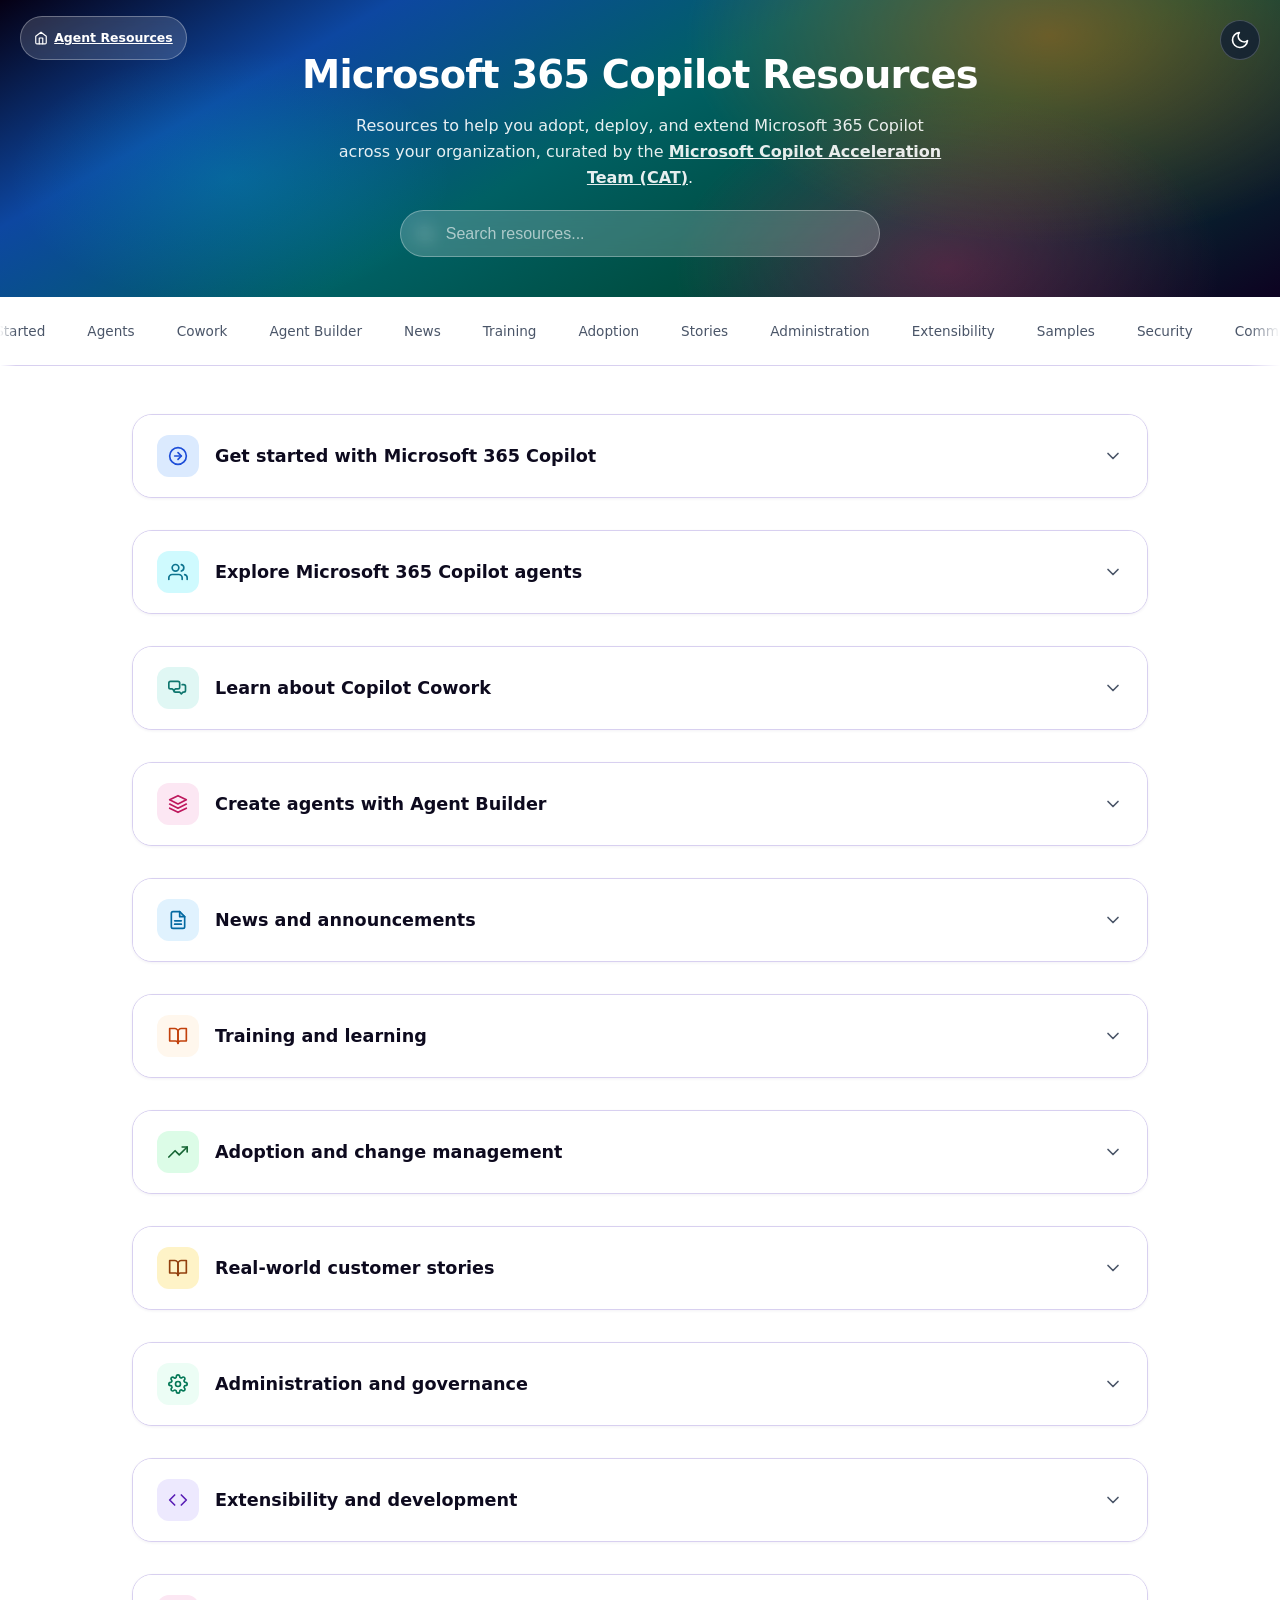
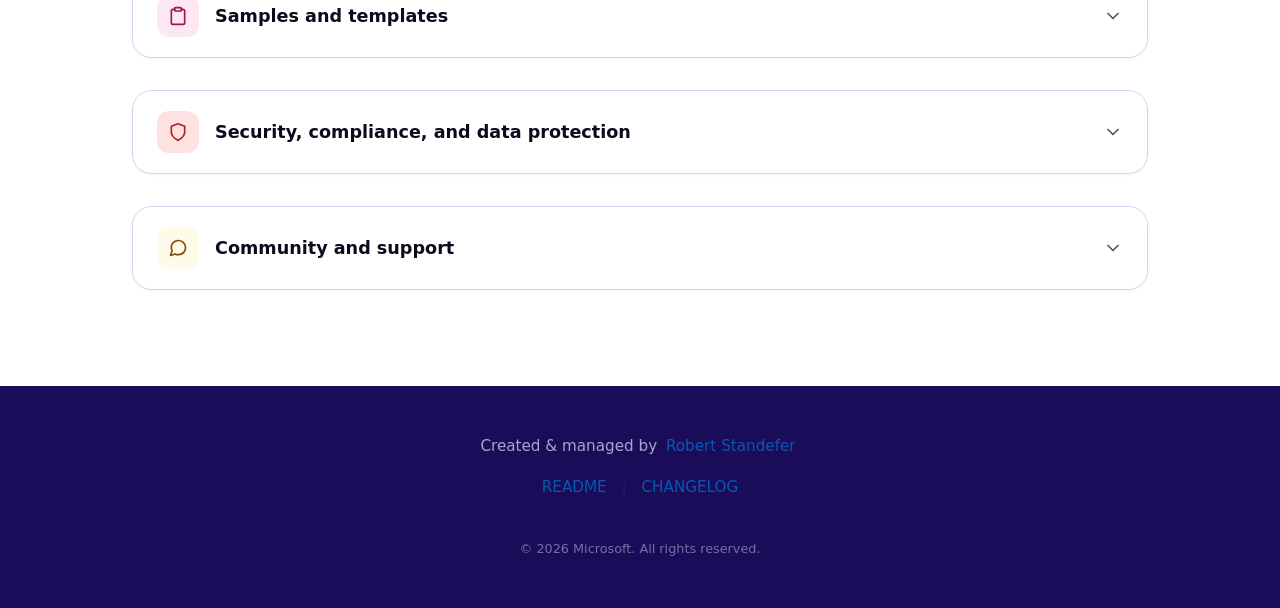
<file: m365-copilot/index.html>
<!doctype html>
<html lang="en">
  <head>
    <title>Microsoft 365 Copilot Resources</title>
    <meta charset="utf-8" />
    <meta name="viewport" content="width=device-width, initial-scale=1" />
    <link rel="icon" href="favicon.ico" sizes="any" />
    <link rel="stylesheet" href="assets/css/styles.css" />
    <script src="../assets/js/theme-toggle.js"></script>

    <!-- Open Graph -->
    <meta property="og:type" content="article" />
    <meta property="og:title" content="Microsoft 365 Copilot Resources" />
    <meta
      name="description"
      property="og:description"
      content="Curated resources to help you adopt, deploy, and extend Microsoft 365 Copilot — for users, admins, and developers."
    />
    <meta
      name="image"
      property="og:image"
      content="https://microsoft.github.io/agent-resources/m365-copilot/images/og-image.png?v2"
    />
    <meta property="og:image:width" content="1200" />
    <meta property="og:image:height" content="630" />
    <meta name="author" content="Robert Standefer" />

    <!-- Twitter Card -->
    <meta name="twitter:card" content="summary_large_image" />
    <meta name="twitter:title" content="Microsoft 365 Copilot Resources" />
    <meta
      name="twitter:description"
      content="Curated resources to help you adopt, deploy, and extend Microsoft 365 Copilot — for users, admins, and developers."
    />
    <meta
      name="twitter:image"
      content="https://microsoft.github.io/agent-resources/m365-copilot/images/og-image.png"
    />
    <script type="text/javascript">
    (function(c,l,a,r,i,t,y){
        c[a]=c[a]||function(){(c[a].q=c[a].q||[]).push(arguments)};
        t=l.createElement(r);t.async=1;t.src="https://www.clarity.ms/tag/"+i;
        y=l.getElementsByTagName(r)[0];y.parentNode.insertBefore(t,y);
    })(window, document, "clarity", "script", "vwf3oir2iq");
</script>
  </head>
  <body>
    <!-- Site Controls -->
    <div class="site-controls">
      <button id="theme-toggle" class="theme-toggle" aria-label="Switch to dark mode">
      <svg class="icon-moon" xmlns="http://www.w3.org/2000/svg" fill="none" viewBox="0 0 24 24" stroke="currentColor" stroke-width="2">
        <path stroke-linecap="round" stroke-linejoin="round" d="M21 12.79A9 9 0 1111.21 3a7 7 0 009.79 9.79z"/>
      </svg>
      <svg class="icon-sun" xmlns="http://www.w3.org/2000/svg" fill="none" viewBox="0 0 24 24" stroke="currentColor" stroke-width="2" style="display:none">
        <path stroke-linecap="round" stroke-linejoin="round" d="M12 3v1m0 16v1m8.66-13.66l-.71.71M4.05 19.95l-.71.71M21 12h-1M4 12H3m16.66 7.66l-.71-.71M4.05 4.05l-.71-.71M16 12a4 4 0 11-8 0 4 4 0 018 0z"/>
      </svg>
      </button>
    </div>

    <!-- ── Hero ── -->
    <section class="hero">
      <a href="../" class="hero-back">
        <svg viewBox="0 0 24 24"><path d="M3 9l9-7 9 7v11a2 2 0 0 1-2 2H5a2 2 0 0 1-2-2z"/><polyline points="9 22 9 12 15 12 15 22"/></svg>
        Agent Resources
      </a>
      <h1>Microsoft 365 Copilot Resources</h1>
      <p>
        Resources to help you adopt, deploy, and extend
        Microsoft 365 Copilot across your organization, curated by the <a href="https://aka.ms/wearecat">Microsoft Copilot Acceleration Team (CAT)</a>.
      </p>
      <div class="search-bar">
        <svg
          viewBox="0 0 24 24"
          stroke-width="2"
          stroke-linecap="round"
          stroke-linejoin="round"
        >
          <circle cx="11" cy="11" r="8" />
          <line x1="21" y1="21" x2="16.65" y2="16.65" />
        </svg>
        <input
          type="text"
          id="searchInput" aria-label="Search resources"
          placeholder="Search resources..."
          autocomplete="off"
        />
      </div>
    </section>

    <!-- ── Sticky Nav ── -->
    <nav class="nav-strip" id="navStrip">
      <a href="#get-started">Get Started</a>
      <a href="#agents">Agents</a>
      <a href="#cowork">Cowork</a>
      <a href="#agent-builder">Agent Builder</a>
      <a href="#news">News</a>
      <a href="#training">Training</a>
      <a href="#adoption">Adoption</a>
      <a href="#stories">Stories</a>
      <a href="#admin">Administration</a>
      <a href="#extensibility">Extensibility</a>
      <a href="#samples">Samples</a>
      <a href="#security">Security</a>
      <a href="#community">Community</a>
    </nav>

    <!-- ── Content ── -->
    <main class="content-wrap">

      <!-- GET STARTED -->
      <div class="section-card" id="get-started">
        <button class="section-header" aria-expanded="false">
          <span class="section-icon icon-start" aria-hidden="true"><svg width="20" height="20" viewBox="0 0 24 24" fill="none" stroke="currentColor" stroke-width="2" stroke-linecap="round" stroke-linejoin="round"><circle cx="12" cy="12" r="10"/><path d="M12 16l4-4-4-4"/><line x1="8" y1="12" x2="16" y2="12"/></svg></span>
          <span class="section-title">Get started with Microsoft 365 Copilot</span>
          <svg class="chevron" viewBox="0 0 24 24" stroke-width="2" stroke-linecap="round" stroke-linejoin="round">
            <polyline points="6 9 12 15 18 9" />
          </svg>
        </button>
        <div class="section-body">
          <h3 class="sub-heading">What is Microsoft 365 Copilot?</h3>
          <ul class="link-list">
            <li>
              <a href="https://learn.microsoft.com/copilot/microsoft-365/microsoft-365-copilot-overview" target="_blank" rel="noopener">What is Microsoft 365 Copilot?</a>
              &mdash; overview and core capabilities
            </li>
            <li>
              <a href="https://www.microsoft.com/microsoft-365/copilot/microsoft-365-copilot" target="_blank" rel="noopener">Microsoft 365 Copilot product page</a>
              &mdash; features, plans, and pricing
            </li>
            <li>
              <a href="https://adoption.microsoft.com/copilot/" target="_blank" rel="noopener">Microsoft Copilot Adoption Hub</a>
              &mdash; resources for every stage of your Copilot journey
            </li>
            <li>
              <a href="https://learn.microsoft.com/copilot/microsoft-365/" target="_blank" rel="noopener">Microsoft 365 Copilot documentation</a>
              &mdash; complete documentation hub on Microsoft Learn
            </li>
          </ul>
          <h3 class="sub-heading">Quickstarts</h3>
          <ul class="link-list">
            <li>
              <a href="https://learn.microsoft.com/copilot/microsoft-365/microsoft-365-copilot-setup" target="_blank" rel="noopener">Set up Microsoft 365 Copilot</a>
              &mdash; step-by-step setup guide for IT admins
            </li>
            <li>
              <a href="https://adoption.microsoft.com/copilot/user-enablement/" target="_blank" rel="noopener">User enablement resources</a>
              &mdash; getting started resources and training materials for everyday users
            </li>
            <li>
              <a href="https://support.microsoft.com/copilot" target="_blank" rel="noopener">Copilot help &amp; support</a>
              &mdash; how-to articles and troubleshooting
            </li>
          </ul>
        </div>
      </div>

      <!-- MICROSOFT 365 COPILOT AGENTS -->
      <div class="section-card" id="agents">
        <button class="section-header" aria-expanded="false">
          <span class="section-icon icon-agents" aria-hidden="true"><svg width="20" height="20" viewBox="0 0 24 24" fill="none" stroke="currentColor" stroke-width="2" stroke-linecap="round" stroke-linejoin="round"><path d="M17 21v-2a4 4 0 0 0-4-4H5a4 4 0 0 0-4 4v2"/><circle cx="9" cy="7" r="4"/><path d="M23 21v-2a4 4 0 0 0-3-3.87"/><path d="M16 3.13a4 4 0 0 1 0 7.75"/></svg></span>
          <span class="section-title">Explore Microsoft 365 Copilot agents</span>
          <svg class="chevron" viewBox="0 0 24 24" stroke-width="2" stroke-linecap="round" stroke-linejoin="round">
            <polyline points="6 9 12 15 18 9" />
          </svg>
        </button>
        <div class="section-body">
          <h3 class="sub-heading">Overview</h3>
          <ul class="link-list">
            <li>
              <a href="https://adoption.microsoft.com/ai-agents/agents-in-microsoft-365/" target="_blank" rel="noopener">Agents in Microsoft 365</a>
              &mdash; full catalog of Microsoft-built agents with availability status, documentation, and demos
            </li>
          </ul>
          <h3 class="sub-heading">Autopilot agents</h3>
          <ul class="link-list">
            <li>
              <a href="https://www.microsoft.com/microsoft-365/blog/2026/06/02/introducing-microsoft-scout-your-always-on-personal-agent/" target="_blank" rel="noopener">Introducing Microsoft Scout: Your always-on personal agent</a>
              &mdash; announcement for Microsoft's first Autopilot agent, built on OpenClaw to run persistently across Teams, Outlook, OneDrive, and SharePoint with checkpoints and approvals
            </li>
            <li>
              <a href="https://learn.microsoft.com/microsoft-scout/overview" target="_blank" rel="noopener">Microsoft Scout overview</a>
              &mdash; Learn documentation for Scout capabilities, requirements, governance controls, and enterprise data handling
            </li>
            <li>
              <a href="https://learn.microsoft.com/microsoft-scout/get-started" target="_blank" rel="noopener">Get started with Microsoft Scout</a>
              &mdash; Frontier preview setup guide for enabling Scout and delegating persistent work
            </li>
            <li>
              <a href="https://learn.microsoft.com/microsoft-scout/use-microsoft-scout" target="_blank" rel="noopener">Use Microsoft Scout</a>
              &mdash; work with Scout's file system, shell, browser, Microsoft 365 integrations, automations, skills, and permission checkpoints
            </li>
            <li>
              <a href="https://learn.microsoft.com/microsoft-scout/admin-access-overview" target="_blank" rel="noopener">Admin access overview for Microsoft Scout</a>
              &mdash; licensing, Frontier enrollment, and Intune enablement requirements for enterprise deployment
            </li>
            <li>
              <a href="https://learn.microsoft.com/microsoft-scout/manage-group-policy" target="_blank" rel="noopener">Manage Microsoft Scout controls with Intune</a>
              &mdash; policy templates for restricting tools, servers, model providers, file access, browser access, automations, and heartbeat behavior
            </li>
          </ul>
          <h3 class="sub-heading">Generally available</h3>
          <ul class="link-list">
            <li>
              <a href="https://learn.microsoft.com/copilot/microsoft-365/researcher-agent" target="_blank" rel="noopener">Researcher</a>
              &mdash; tackles complex, multi-step research tasks and delivers comprehensive, cited reports in hours instead of days
              <span class="link-sep">|</span>
              <a href="https://learn.microsoft.com/copilot/microsoft-365/faq-researcher" target="_blank" rel="noopener">FAQ</a>
            </li>
            <li>
              <a href="https://support.microsoft.com/topic/get-started-with-analyst-in-microsoft-365-copilot-ff505b9c-a06c-4be9-b855-69d89b1d25d2" target="_blank" rel="noopener">Analyst</a>
              &mdash; turns raw data into insights and visualizations; works with spreadsheets and data files without requiring any coding knowledge
            </li>
            <li>
              <a href="https://aka.ms/agents/FacilitatorMeetingsHelp" target="_blank" rel="noopener">Facilitator</a>
              &mdash; keeps everyone aligned during Teams meetings with shared live notes, captured decisions, and action items
            </li>
            <li>
              <a href="https://learn.microsoft.com/microsoftteams/interpreter-agent-teams" target="_blank" rel="noopener">Interpreter</a>
              &mdash; lets meeting participants speak and hear in their own language, breaking down language barriers across global teams
            </li>
            <li>
              <a href="https://learn.microsoft.com/copilot/microsoft-365/employee-self-service/overview" target="_blank" rel="noopener">Employee Self-Service</a>
              &mdash; helps employees instantly answer HR and IT questions, resolve issues, and complete common requests on their own
            </li>
          </ul>
          <h3 class="sub-heading">Public preview</h3>
          <ul class="link-list">
            <li>
              <a href="https://aka.ms/agents/ProjectManagerHelp" target="_blank" rel="noopener">Project Manager</a>
              &mdash; automates project planning in Planner, from creating plans and assigning tasks to generating status reports
            </li>
            <li>
              <a href="https://support.microsoft.com/office/get-started-with-channel-agent-for-teams-channels-b85945cf-deef-4f1e-9db1-66e1a23b6a65" target="_blank" rel="noopener">Agents in Channels</a>
              &mdash; Teams channel experts grounded in your team's conversations and meetings, helping everyone stay on top of tasks
            </li>
            <li>
              <a href="https://learn.microsoft.com/viva/engage/ai-technology-with-viva-engage/agents-community-network-deployment-config" target="_blank" rel="noopener">Agents in Communities</a>
              &mdash; accelerates knowledge sharing in Viva Engage communities by making expertise readily available across your organization
            </li>
          </ul>
          <h3 class="sub-heading">Frontier</h3>
          <ul class="link-list">
            <li>
              <a href="https://support.microsoft.com/topic/get-started-with-people-in-microsoft-365-copilot-frontier-3fffc8db-e8ec-4c5f-8276-1609463e9288" target="_blank" rel="noopener">People</a>
              &mdash; helps you prepare for upcoming meetings, draws on past interactions, and finds colleagues with specific skills
            </li>
            <li>
              <a href="https://learn.microsoft.com/copilot/microsoft-365/workforce-insights-agent" target="_blank" rel="noopener">Workforce Insights</a>
              &mdash; helps leaders understand how their organization is managed, structured, and staffed to inform workforce decisions
            </li>
            <li>
              <a href="https://learn.microsoft.com/viva/learning/learning-agent-overview-deployment-steps" target="_blank" rel="noopener">Learning</a>
              &mdash; offers personalized Copilot tips based on your current work and surfaces curated learning paths to build new skills
            </li>
          </ul>
        </div>
      </div>

      <!-- COPILOT COWORK -->
      <div class="section-card" id="cowork">
        <button class="section-header" aria-expanded="false">
          <span class="section-icon icon-cowork" aria-hidden="true"><svg width="20" height="20" viewBox="0 0 24 24" fill="none" stroke="currentColor" stroke-width="2" stroke-linecap="round" stroke-linejoin="round"><path d="M17 8h2a2 2 0 0 1 2 2v5a2 2 0 0 1-2 2h-1l-2 2-2-2H9a2 2 0 0 1-2-2v-1"/><path d="M3 4h9a2 2 0 0 1 2 2v5a2 2 0 0 1-2 2H9L7 15l-2-2H3a2 2 0 0 1-2-2V6a2 2 0 0 1 2-2z"/></svg></span>
          <span class="section-title">Learn about Copilot Cowork</span>
          <svg class="chevron" viewBox="0 0 24 24" stroke-width="2" stroke-linecap="round" stroke-linejoin="round">
            <polyline points="6 9 12 15 18 9" />
          </svg>
        </button>
        <div class="section-body">
          <h3 class="sub-heading">Overview</h3>
          <ul class="link-list">
            <li>
              <a href="https://learn.microsoft.com/copilot/microsoft-365/cowork/" target="_blank" rel="noopener">Copilot Cowork overview</a>
              &mdash; takes action on your behalf across Microsoft 365 — sending emails, scheduling meetings, creating documents, posting in Teams, and managing your calendar — with human approval at each step
            </li>
            <li>
              <a href="https://learn.microsoft.com/copilot/microsoft-365/cowork/get-started" target="_blank" rel="noopener">Get started with Cowork</a>
              &mdash; requirements, enabling Cowork, and your first delegated task
            </li>
            <li>
              <a href="https://learn.microsoft.com/copilot/microsoft-365/cowork/use-cowork" target="_blank" rel="noopener">Use Cowork</a>
              &mdash; how to delegate tasks, review proposed actions, and approve or edit steps
            </li>
            <li>
              <a href="https://learn.microsoft.com/copilot/microsoft-365/cowork/cowork-faq" target="_blank" rel="noopener">Cowork FAQ</a>
              &mdash; common questions about availability, supported actions, and data handling
            </li>
            <li>
              <a href="https://learn.microsoft.com/microsoft-365/copilot/cowork/whats-new" target="_blank" rel="noopener">What's new in Copilot Cowork</a>
              &mdash; official feature-by-feature update log for Cowork including GA capabilities, billing, model changes, and new delegated-work experiences
            </li>
            <li>
              <a href="https://learn.microsoft.com/microsoft-365/copilot/cowork/cowork-admin-governance" target="_blank" rel="noopener">Manage Copilot Cowork for your organization</a>
              &mdash; enablement, plugin and model controls, usage-based billing, cost management, and data loss prevention guidance for admins
            </li>
            <li>
              <a href="https://aka.ms/cowork-plugins" target="_blank" rel="noopener">Add plugins in Copilot Cowork</a>
              &mdash; how to add plugins to extend what Cowork can do
            </li>
            <li>
              <a href="https://aka.ms/cowork-build-plugins" target="_blank" rel="noopener">Create plugins for Copilot Cowork</a>
              &mdash; build your own plugins to extend Cowork
            </li>
            <li>
              <a href="https://aka.ms/cowork-manage-plugins" target="_blank" rel="noopener">Manage plugins in Copilot Cowork</a>
              &mdash; admin guidance for managing Cowork plugins in your tenant
            </li>
            <li>
              <a href="https://learn.microsoft.com/en-us/fabric/iq/overview" target="_blank" rel="noopener">FabricIQ overview</a>
              &mdash; Microsoft Learn &mdash; the data and reasoning layer that grounds Cowork and other agents in your organization's Fabric data
            </li>
            <li>
              <a href="https://aka.ms/agent365docs" target="_blank" rel="noopener">Agent 365 controls for Cowork</a>
              &mdash; Agent 365 documentation covering admin controls, governance, and lifecycle management for Cowork and other agents
            </li>
          </ul>
          <h3 class="sub-heading">Official announcements</h3>
          <ul class="link-list">
            <li>
              <a href="https://www.microsoft.com/microsoft-365/blog/2026/06/16/copilot-cowork-is-now-generally-available/" target="_blank" rel="noopener">Copilot Cowork is now generally available</a>
              &mdash; Cowork reaches GA with enterprise-ready approvals, plugin extensibility, model choice, and cost controls for long-running delegated work (Jun 16, 2026)
            </li>
            <li>
              <a href="https://www.microsoft.com/microsoft-365/blog/2026/05/05/copilot-cowork-from-conversation-to-action-across-skills-integrations-and-devices/" target="_blank" rel="noopener">Copilot Cowork: From conversation to action across skills, integrations, and devices</a>
              &mdash; Cowork expands to iOS and Android with new Cowork Skills and native plugins for Fabric IQ, Dynamics 365, and third-party connectors (May 2026)
            </li>
            <li>
              <a href="https://techcommunity.microsoft.com/blog/microsoft365copilotblog/available-today-anthropic-claude-opus-4-7-in-microsoft-365-copilot/4511666" target="_blank" rel="noopener">Available today: Anthropic Claude Opus 4.7 in Microsoft 365 Copilot</a>
              &mdash; Opus 4.7 now available across Copilot Cowork, Copilot Studio early release, and Copilot in Excel — faster, more precise multi-step execution (Apr 2026)
            </li>
            <li>
              <a href="https://techcommunity.microsoft.com/blog/microsoftmechanicsblog/claude--gpt--multi-model-intelligence-in-copilot/4509773" target="_blank" rel="noopener">Claude + GPT: Multi-model intelligence in Copilot</a>
              &mdash; Microsoft Mechanics blog post — Copilot Cowork generates briefing docs, decks, and Excel output grounded in Work IQ; mid-run task injection and Model Council explained (Apr 2026)
            </li>
            <li>
              <a href="https://www.microsoft.com/microsoft-365/blog/2026/03/09/copilot-cowork-a-new-way-of-getting-work-done/" target="_blank" rel="noopener">Copilot Cowork: A new way of getting work done</a>
              &mdash; Microsoft announces Cowork, an execution layer that delegates and carries out multi-step tasks across Microsoft 365 (Mar 2026)
            </li>
            <li>
              <a href="https://www.linkedin.com/posts/charleslamanna_its-been-great-to-see-the-excitement-around-activity-7436809874933587968-jyuB" target="_blank" rel="noopener">Cowork demo from Charles Lamanna's day-to-day work</a>
              &mdash; Charles Lamanna (President, Business Applications &amp; Agents) demonstrates Cowork running multi-step analysis, compiling meeting notes, and conducting competitive research in the background (LinkedIn, Mar 2026)
            </li>
            <li>
              <a href="https://www.linkedin.com/posts/charleslamanna_great-conversation-with-tbpn-live-yesterday-activity-7437221907688763393-bz8J" target="_blank" rel="noopener">AI, Agents, and the Future of Work with Copilot Cowork</a>
              &mdash; Charles Lamanna on TBPN Live — discusses enterprise deployment, governance controls, and how Agent 365 lets IT manage agents at scale alongside Cowork (LinkedIn, Mar 2026)
            </li>
            <li>
              <a href="https://techcommunity.microsoft.com/blog/microsoft365copilotblog/cowork-in-progress/4511672" target="_blank" rel="noopener">Cowork in progress</a>
              &mdash; Microsoft 365 Copilot Tech Community blog &mdash; latest Cowork updates including new plugin support, FabricIQ grounding, and Agent 365 controls (Apr 2026)
            </li>
            <li>
              <a href="https://www.linkedin.com/posts/benceorban_copilot-cowork-is-really-changing-the-way-activity-7457416221714624512-CGHu" target="_blank" rel="noopener">Copilot Cowork is really changing the way we work</a>
              &mdash; Bence Orban shares how Cowork is reshaping day-to-day work with the latest updates (LinkedIn, Apr 2026)
            </li>
            <li>
              <a href="https://aka.ms/WTI2026BizApps" target="_blank" rel="noopener">New Dynamics 365 plugins for Copilot Cowork</a>
              &mdash; announcement covering the new Dynamics 365 plugins available in Cowork (Apr 2026)
            </li>
          </ul>
          <h3 class="sub-heading">MVP &amp; community posts</h3>
          <ul class="link-list">
            <li>
              <a href="https://www.copilotnewsdesk.com/stories/cowork-request-access/" target="_blank" rel="noopener">Copilot Cowork: where Request access and Request more go</a>
              &mdash; Copilot Newsdesk &mdash; independent, source-linked guide to the two request flows, the default admin queue, and assigning an approval owner (Oct 2026)
            </li>
            <li>
              <a href="https://robquickenden.blog/2026/04/creating-custom-skills-in-cowork/" target="_blank" rel="noopener">How to create Custom Skills in Copilot Cowork</a>
              &mdash; Rob Quickenden (MVP) &mdash; extend Cowork beyond its 13 built-in skills with markdown SKILL.md files in OneDrive; frontmatter, instructions, templates, and limits (Apr 2026)
            </li>
            <li>
              <a href="https://empowering.cloud/microsoft-365-ai-workplace-update-april-2026/" target="_blank" rel="noopener">Microsoft 365 AI Workplace Update — April 2026</a>
              &mdash; Tom Arbuthnot (MVP) &mdash; monthly roundup covering Cowork updates, Anthropic models in Copilot, AI Flex routing in the EU/EFTA, and the new SharePoint experience (Apr 2026)
            </li>
            <li>
              <a href="https://buckleyplanet.com/2026/05/m365-community-conference-highlights-and-copilot-updates/" target="_blank" rel="noopener">M365 Community Conference Highlights and Copilot Updates</a>
              &mdash; Christian Buckley (MVP, Regional Director) &mdash; recap of the M365 Community Conference (Orlando) plus April Copilot updates including Cowork, multi-model selection, and Researcher Critique (May 2026)
            </li>
            <li>
              <a href="https://vladtalkstech.com/microsoft-365/microsoft-365-conference-2026-recap/" target="_blank" rel="noopener">Microsoft 365 Conference 2026 Recap: Top News</a>
              &mdash; Vlad Catrinescu (MVP) &mdash; top announcements from M365 Conference 2026 including Cowork, Agent 365 updates, and the Anthropic partnership (May 2026)
            </li>
            <li>
              <a href="https://robquickenden.blog/2026/04/copilot-cowork-walkthrough/" target="_blank" rel="noopener">Copilot Cowork Walkthrough: What It Is and How It Works in Microsoft 365</a>
              &mdash; Rob Quickenden (MVP) &mdash; hands-on setup guide covering how to enable Cowork, access it from the Agent Store, queue multiple tasks, and use custom SKILL.md files (Apr 2026)
            </li>
            <li>
              <a href="https://buckleyplanet.com/2026/03/copilot-cowork-microsofts-boldest-ai-move-yet/" target="_blank" rel="noopener">Copilot Cowork: Microsoft's Boldest AI Move Yet</a>
              &mdash; Christian Buckley (MVP, Regional Director) &mdash; strategic analysis of how Cowork shifts Copilot from assistant to autonomous executor within M365 (Mar 2026)
            </li>
            <li>
              <a href="https://empowering.cloud/microsoft-365-ai-workplace-update-march-2026/" target="_blank" rel="noopener">Microsoft 365 AI Workplace Update — March 2026</a>
              &mdash; Tom Arbuthnot (MVP) &mdash; monthly roundup with coverage of the Cowork announcement alongside other March 2026 Copilot updates (Mar 2026)
            </li>
            <li>
              <a href="https://c5insight.com/introducing-copilot-cowork/" target="_blank" rel="noopener">Copilot Cowork: From AI Assistance to Acting on Your Behalf</a>
              &mdash; C5 Insight &mdash; explains the plan-act-approve loop, practical use cases (calendar management, meeting prep, research), and the shift from prompting to delegating (Mar 2026)
            </li>
          </ul>
          <h3 class="sub-heading">Videos</h3>
          <ul class="link-list">
            <li>
              <a href="https://www.youtube.com/watch?v=4vkPv9lX64k" target="_blank" rel="noopener">Claude + GPT: Multi-model intelligence in Copilot</a>
              &mdash; Jeremy Chapman (Microsoft Mechanics) &mdash; walks through Cowork briefing/deck/Excel generation, mid-run task injection, Work IQ auto-retrieval, Researcher Critique, and Model Council (Apr 2026)
            </li>
            <li>
              <a href="https://www.youtube.com/watch?v=0vYHpW7zIls" target="_blank" rel="noopener">Copilot Cowork Explained: Is this a whole new way to work?</a>
              &mdash; Lisa Crosbie
            </li>
            <li>
              <a href="https://www.youtube.com/watch?v=FQq89qpwDpU" target="_blank" rel="noopener">Copilot Cowork: Tutorial for Beginners</a>
              &mdash; Lisa Crosbie &mdash; step-by-step beginner guide to using Copilot Cowork in your daily workflow
            </li>
            <li>
              <a href="https://www.youtube.com/watch?v=3jewNNMCxA8" target="_blank" rel="noopener">Copilot Cowork Walkthrough</a>
              &mdash; John Savill
            </li>
          </ul>
        </div>
      </div>

      <!-- AGENT BUILDER -->
      <div class="section-card" id="agent-builder">
        <button class="section-header" aria-expanded="false">
          <span class="section-icon icon-agent-builder" aria-hidden="true"><svg width="20" height="20" viewBox="0 0 24 24" fill="none" stroke="currentColor" stroke-width="2" stroke-linecap="round" stroke-linejoin="round"><polygon points="12 2 2 7 12 12 22 7 12 2"/><polyline points="2 17 12 22 22 17"/><polyline points="2 12 12 17 22 12"/></svg></span>
          <span class="section-title">Create agents with Agent Builder</span>
          <svg class="chevron" viewBox="0 0 24 24" stroke-width="2" stroke-linecap="round" stroke-linejoin="round">
            <polyline points="6 9 12 15 18 9" />
          </svg>
        </button>
        <div class="section-body">
          <h3 class="sub-heading">Get started</h3>
          <ul class="link-list">
            <li>
              <a href="https://learn.microsoft.com/microsoft-365-copilot/extensibility/copilot-studio-agent-builder" target="_blank" rel="noopener">Agent Builder in Microsoft 365 Copilot</a>
              &mdash; create agents without code directly in the Copilot experience
            </li>
            <li>
              <a href="https://learn.microsoft.com/microsoft-365-copilot/extensibility/agent-builder-build-agents" target="_blank" rel="noopener">Build agents with Agent Builder</a>
              &mdash; step-by-step guide to creating, configuring, and publishing an agent from a template or from scratch
            </li>
            <li>
              <a href="https://learn.microsoft.com/microsoft-365-copilot/extensibility/agent-builder" target="_blank" rel="noopener">Agent Builder overview</a>
              &mdash; capabilities, licensing, data processing, admin controls, and limitations
            </li>
            <li>
              <a href="https://support.microsoft.com/topic/build-your-own-agent-with-microsoft-365-copilot-ee209698-16bd-4d5c-9e4a-a999528c9d00" target="_blank" rel="noopener">Build your own agent with Microsoft 365 Copilot</a>
              &mdash; Microsoft Support walkthrough with visual guides for end users
            </li>
            <li>
              <a href="https://learn.microsoft.com/microsoft-365-copilot/extensibility/copilot-studio-experience" target="_blank" rel="noopener">Choose between Agent Builder and Copilot Studio</a>
              &mdash; when to use Agent Builder vs. Copilot Studio for your scenario
            </li>
            <li>
              <a href="https://techcommunity.microsoft.com/blog/PartnerNews/agent-builder-copilot-studio-or-azure-ai-foundry-how-we-decide-for-every-client/4520318" target="_blank" rel="noopener">Agent Builder, Copilot Studio, or Microsoft Foundry: How We Decide for Every Client</a>
              &mdash; Partner News decision framework for picking the right authoring surface based on builder skill, governance, and complexity (May 19, 2026)
            </li>
            <li>
              <a href="https://learn.microsoft.com/microsoft-copilot-studio/fundamentals-get-started" target="_blank" rel="noopener">Get started with Copilot Studio</a>
              &mdash; build and publish agents with full low-code tooling
            </li>
          </ul>
          <h3 class="sub-heading">Templates &amp; examples</h3>
          <ul class="link-list">
            <li>
              <a href="https://learn.microsoft.com/microsoft-365-copilot/extensibility/agent-templates-overview" target="_blank" rel="noopener">Agent Builder templates overview</a>
              &mdash; start from a pre-built template to accelerate agent creation; templates apply design guidelines and industry best practices
            </li>
            <li>
              <a href="https://adoption.microsoft.com/ai-agents/templates-and-examples/" target="_blank" rel="noopener">Agent templates and examples</a>
              &mdash; browse the full template gallery including Customer Insights Assistant, Interview Question Assistant, Quiz Tutor, Scrum Assistant, RFP Proposal Generator, and more
            </li>
            <li>
              <a href="https://github.com/kesslernity/awesome-copilot-studio-agents" target="_blank" rel="noopener">Awesome Copilot Studio Agents</a>
              &mdash; community-curated gallery of agent templates and prompt libraries
            </li>
          </ul>
          <h3 class="sub-heading">Share, manage &amp; govern</h3>
          <ul class="link-list">
            <li>
              <a href="https://learn.microsoft.com/microsoft-365-copilot/extensibility/agent-builder-share-manage-agents" target="_blank" rel="noopener">Share and manage agents built with Agent Builder</a>
              &mdash; sharing limits, publishing workflows, and lifecycle management
            </li>
            <li>
              <a href="https://learn.microsoft.com/microsoft-365/copilot/extensibility/agent-builder-submit-to-org-catalog" target="_blank" rel="noopener">Submit agents from Agent Builder to your org catalog</a>
              &mdash; submit custom agents for admin review and publication in the Agent Store under "Built by your org"
            </li>
            <li>
              <a href="https://learn.microsoft.com/microsoft-365/admin/manage/manage-copilot-agents-integrated-apps" target="_blank" rel="noopener">Manage agents in the Microsoft 365 admin center</a>
              &mdash; view, block, assign, and remove agents across your tenant
            </li>
            <li>
              <a href="https://learn.microsoft.com/copilot/microsoft-365/agent-essentials/m365-agents-admin-guide" target="_blank" rel="noopener">Agents admin guide for Microsoft 365</a>
              &mdash; Copilot Control System, access policies, and sharing configuration
            </li>
            <li>
              <a href="https://learn.microsoft.com/copilot/microsoft-365/agent-essentials/m365-agents-checklist" target="_blank" rel="noopener">Microsoft 365 Agents Checklist</a>
              &mdash; deployment checklist covering objectives, costs, RAI, permissions, and rollout phases
            </li>
            <li>
              <a href="https://adoption.microsoft.com/files/copilot-studio/Agent-governance-whitepaper.pdf" target="_blank" rel="noopener">Agent Governance Whitepaper</a>
              &mdash; comprehensive guidance on agent lifecycle, compliance, data security, and responsible AI
            </li>
            <li>
              <a href="https://techcommunity.microsoft.com/blog/healthcareandlifesciencesblog/new-agent-management-experience-in-microsoft-365-admin-center/4422483" target="_blank" rel="noopener">New Agent Management Experience in M365 Admin Center</a>
              &mdash; Tech Community post on the dedicated Agents &amp; Connectors admin hub
            </li>
          </ul>
          <h3 class="sub-heading">Videos &amp; tutorials</h3>
          <ul class="link-list">
            <li>
              <a href="https://www.youtube.com/watch?v=uo-vCFL96yQ" target="_blank" rel="noopener">Microsoft 365 Copilot | Copilot Studio Agent Builder</a>
              &mdash; official Microsoft walkthrough of building an agent with natural language
            </li>
            <li>
              <a href="https://www.youtube.com/watch?v=4yQDmJ1n-dU" target="_blank" rel="noopener">Build and Use Agents in Microsoft 365 Copilot: Complete Tutorial</a>
              &mdash; Lisa Crosbie &mdash; beginner-friendly end-to-end walkthrough
            </li>
            <li>
              <a href="https://www.youtube.com/watch?v=09EM2UKYtJo" target="_blank" rel="noopener">How to Build Your First Copilot Agent in Microsoft 365</a>
              &mdash; step-by-step guide from configuration to deployment and workflow automation
            </li>
            <li>
              <a href="https://microsoft.github.io/agent-academy/" target="_blank" rel="noopener">Copilot Studio Agent Academy</a>
              &mdash; modular, self-paced training with rank progression for agent building skills
            </li>
          </ul>
          <h3 class="sub-heading">Blog posts &amp; articles</h3>
          <ul class="link-list">
            <li>
              <a href="https://cloudbuild.co.uk/copilot-agents-agent-builder-copilot-studio-or-foundry/" target="_blank" rel="noopener">Copilot Agents: Agent Builder, Copilot Studio, or Foundry?</a>
              &mdash; comparison guide for choosing the right agent-building approach
            </li>
            <li>
              <a href="https://www.microsoft.com/microsoft-365-copilot/pricing/copilot-studio" target="_blank" rel="noopener">Microsoft 365 Copilot Pricing &mdash; AI Agents</a>
              &mdash; licensing details for Agent Builder (included with Copilot) vs. Copilot Studio for external publishing
            </li>
          </ul>
        </div>
      </div>

      <!-- NEWS & ANNOUNCEMENTS -->
      <div class="section-card" id="news">
        <button class="section-header" aria-expanded="false">
          <span class="section-icon icon-news" aria-hidden="true"><svg width="20" height="20" viewBox="0 0 24 24" fill="none" stroke="currentColor" stroke-width="2" stroke-linecap="round" stroke-linejoin="round"><path d="M14 2H6a2 2 0 0 0-2 2v16a2 2 0 0 0 2 2h12a2 2 0 0 0 2-2V8z"/><polyline points="14 2 14 8 20 8"/><line x1="16" y1="13" x2="8" y2="13"/><line x1="16" y1="17" x2="8" y2="17"/></svg></span>
          <span class="section-title">News and announcements</span>
          <svg class="chevron" viewBox="0 0 24 24" stroke-width="2" stroke-linecap="round" stroke-linejoin="round">
            <polyline points="6 9 12 15 18 9" />
          </svg>
        </button>
        <div class="section-body">
          <ul class="link-list">
            <li>
              <a href="https://techcommunity.microsoft.com/blog/microsoft365copilotblog/icymi-partner-blog--from-ai-curiosity-to-copilot-adoption-in-30-days/4544027" target="_blank" rel="noopener">From AI curiosity to Copilot adoption in 30 days</a>
              &mdash; practical partner playbook for moving a 25-user small or medium-sized business from initial interest to active Microsoft 365 Copilot adoption (Aug 5, 2026)
            </li>
            <li>
              <a href="https://techcommunity.microsoft.com/blog/microsoft365copilotblog/what%E2%80%99s-new-in-microsoft-365-copilot--july-2026/4538332" target="_blank" rel="noopener">What's new in Microsoft 365 Copilot — July 2026</a>
              &mdash; GPT-5.6 rollout, Claude Sonnet 5, Office agents in Copilot Chat, Power BI context in Excel, and Meetings Recaps in Teams
            </li>
            <li>
              <a href="https://techcommunity.microsoft.com/blog/microsoft365copilotblog/what%E2%80%99s-new-in-microsoft-365-copilot--june-2026/4529572" target="_blank" rel="noopener">What's new in Microsoft 365 Copilot — June 2026</a>
              &mdash; Cowork GA, expanded plugins and model choice, Learning Agent GA, Claude Fable 5, and Notebooks GA
            </li>
            <li>
              <a href="https://techcommunity.microsoft.com/category/microsoft365/blog/microsoft365copilotblog" target="_blank" rel="noopener">Microsoft 365 Copilot blog</a>
              &mdash; official announcements on Microsoft Tech Community
            </li>
            <li>
              <a href="https://www.microsoft.com/microsoft-365/blog/" target="_blank" rel="noopener">Microsoft 365 Blog</a>
              &mdash; product news and updates
            </li>
            <li>
              <a href="https://www.microsoft.com/microsoft-365/roadmap?filters=Microsoft%20365%20Copilot" target="_blank" rel="noopener">Microsoft 365 Copilot roadmap</a>
              &mdash; upcoming features and recent releases
            </li>
            <li>
              <a href="https://learn.microsoft.com/microsoft-365/copilot/release-notes" target="_blank" rel="noopener">Release notes for Microsoft 365 Copilot</a>
              &mdash; official feature release log; July 2026 includes Agent Builder submissions to the Agent Store, tenant-wide prompt publishing, MCP agents in Office apps, and Federated Copilot Connector management
            </li>
            <li>
              <a href="https://news.microsoft.com/build-2026/" target="_blank" rel="noopener">Microsoft Build 2026 news hub</a>
              &mdash; all announcements from Build 2026 including Microsoft Scout, Work IQ GA, and new Copilot design
            </li>
            <li>
              <a href="https://www.microsoft.com/microsoft-365/blog/2026/06/02/introducing-microsoft-scout-your-always-on-personal-agent/" target="_blank" rel="noopener">Introducing Microsoft Scout: Your always-on personal agent</a>
              &mdash; announcement blog for Microsoft's first Autopilot agent, built on OpenClaw, running persistently across Teams, Outlook, OneDrive, and SharePoint (Jun 2, 2026)
            </li>
            <li>
              <a href="https://learn.microsoft.com/microsoft-scout/overview" target="_blank" rel="noopener">Microsoft Scout overview (Microsoft Learn)</a>
              &mdash; official docs covering Scout's capabilities, requirements, governance, and enterprise controls
            </li>
            <li>
              <a href="https://learn.microsoft.com/microsoft-scout/get-started" target="_blank" rel="noopener">Get started with Microsoft Scout (Microsoft Learn)</a>
              &mdash; step-by-step setup guide for the Frontier preview
            </li>
            <li>
              <a href="https://devblogs.microsoft.com/microsoft365dev/work-iq-production-ready-intelligence-for-every-agent/" target="_blank" rel="noopener">Work IQ: Production-ready intelligence for every agent</a>
              &mdash; Microsoft 365 Developer Blog deep-dive on the permission-aware workplace intelligence layer for agents (Jun 2, 2026)
            </li>
            <li>
              <a href="https://devblogs.microsoft.com/microsoft365dev/build-collaborative-agents-where-work-happens/" target="_blank" rel="noopener">Build collaborative agents where work happens</a>
              &mdash; Build 2026 developer guidance for collaborative agent experiences in Teams and Microsoft 365 (Jun 2, 2026)
            </li>
            <li>
              <a href="https://techcommunity.microsoft.com/blog/microsoft365copilotblog/available-today-anthropic-claude-fable-5-in-microsoft-365-copilot/4526832" target="_blank" rel="noopener">Available today: Anthropic Claude Fable 5 in Microsoft 365 Copilot</a>
              &mdash; model choice update for Microsoft 365 Copilot experiences (Jun 10, 2026)
            </li>
            <li>
              <a href="https://learn.microsoft.com/microsoft-365/copilot/release-notes" target="_blank" rel="noopener">Microsoft 365 Copilot release notes</a>
              &mdash; official running changelog for the latest Copilot app, chat, and agent updates across platforms
            </li>
            <li>
              <a href="https://learn.microsoft.com/microsoft-365/copilot/cowork/whats-new" target="_blank" rel="noopener">What&apos;s new in Copilot Cowork</a>
              &mdash; official feature-by-feature update log for Cowork including GA capabilities, billing, and model changes
            </li>
            <li>
              <a href="https://devblogs.microsoft.com/microsoft365dev/sharepoint-copilot-apps-now-in-public-preview-from-intent-to-action-in-microsoft-365-copilot/" target="_blank" rel="noopener">SharePoint Copilot Apps now in public preview</a>
              &mdash; turn intent into action with interactive, data-backed apps that run inside Microsoft 365 Copilot (Jul 9, 2026)
            </li>
            <li>
              <a href="https://devblogs.microsoft.com/microsoft365dev/frontier-tuning-teaching-ai-to-work-the-way-you-do/" target="_blank" rel="noopener">Frontier Tuning: Teaching AI to work the way you do</a>
              &mdash; private preview for reinforcement learning over business processes, policies, and conventions inside the Microsoft 365 compliance boundary (Jun 2, 2026)
            </li>
            <li>
              <a href="https://techcommunity.microsoft.com/blog/microsoft365copilotblog/learning-agent-now-generally-available-%E2%80%94-personalized-ai-upskilling-for-every-em/4524571" target="_blank" rel="noopener">Learning Agent now generally available</a>
              &mdash; personalized AI upskilling embedded in the flow of work across Word, Excel, PowerPoint, and Teams (Jun 2, 2026)
            </li>
            <li>
              <a href="https://techcommunity.microsoft.com/blog/microsoft365copilotblog/what%E2%80%99s-new-in-microsoft-365-copilot--may-2026/4522010" target="_blank" rel="noopener">What's New in Microsoft 365 Copilot — May 2026</a>
              &mdash; monthly roundup covering Claude Opus 4.8, refreshed Copilot app, GPT-5.5 Instant, Learning Agent, and more (May 29, 2026)
            </li>
            <li>
              <a href="https://www.microsoft.com/microsoft-365/blog/2026/05/28/introducing-a-new-design-for-microsoft-365-copilot/" target="_blank" rel="noopener">Introducing a new design for Microsoft 365 Copilot</a>
              &mdash; full redesign with task-aware workspace, 50% faster loading, and unified entry point across apps (May 28, 2026)
            </li>
            <li>
              <a href="https://techcommunity.microsoft.com/blog/microsoft365copilotblog/available-today-anthropic-claude-opus-4-8-in-microsoft-365-copilot/4523405" target="_blank" rel="noopener">Available today: Anthropic Claude Opus 4.8 in Microsoft 365 Copilot</a>
              &mdash; Claude Opus 4.8 for complex multi-step coding and agentic workflows, starting in Copilot Cowork (May 28, 2026)
            </li>
            <li>
              <a href="https://www.microsoft.com/microsoft-365/blog/2026/05/28/introducing-microsoft-365-business-with-copilot-the-new-standard-for-small-business/" target="_blank" rel="noopener">Introducing Microsoft 365 Business with Copilot</a>
              &mdash; new SKUs with Copilot built in launching July 2026 for small businesses (May 28, 2026)
            </li>
            <li>
              <a href="https://techcommunity.microsoft.com/blog/microsoft365copilotblog/recertified-how-microsoft-365-copilot-continues-to-earn-trust-and-what-changed-i/4521693" target="_blank" rel="noopener">Recertified: How Microsoft 365 Copilot continues to earn trust</a>
              &mdash; ISO/IEC 42001:2023 recertification with zero non-conformities across the multi-model portfolio (May 27, 2026)
            </li>
            <li>
              <a href="https://techcommunity.microsoft.com/blog/microsoft365copilotblog/scaling-the-reach-of-finance-what%E2%80%99s-next-with-finance-agent-in-microsoft-365-cop/4522976" target="_blank" rel="noopener">Scaling the reach of Finance Agent in Microsoft 365 Copilot</a>
              &mdash; new Home workspace and Chat experience for Finance Agent now in public preview (May 27, 2026)
            </li>
            <li>
              <a href="https://techcommunity.microsoft.com/blog/microsoft365copilotblog/what%E2%80%99s-new-in-notebooks--june-2026/4525625" target="_blank" rel="noopener">What's new in Notebooks — June 2026</a>
              &mdash; rollout to Copilot Chat users, collaborative notebooks, and richer mixed-license team workflows (Jun 16, 2026)
            </li>
            <li>
              <a href="https://techcommunity.microsoft.com/blog/microsoft365copilotblog/launched-microsoft-365-copilot-adoption-hub-redesign/4520841" target="_blank" rel="noopener">Launched: Microsoft 365 Copilot Adoption Hub redesign</a>
              &mdash; redesigned adoption hub centered on AI business users, AI Champions, and AI Leaders, with simplified navigation and updated guidance (May 18, 2026)
            </li>
            <li>
              <a href="https://techcommunity.microsoft.com/blog/microsoft365copilotblog/how-workday-and-microsoft-are-redefining-the-agentic-workplace/4518532" target="_blank" rel="noopener">How Workday and Microsoft are redefining the agentic workplace</a>
              &mdash; deep dive on the Workday agent as a blueprint for invisible, intelligent enterprise software (May 13, 2026)
            </li>
            <li>
              <a href="https://techcommunity.microsoft.com/blog/microsoft365copilotblog/available-today-gpt-5-5-instant-in-microsoft-365-copilot/4517084" target="_blank" rel="noopener">Available today: GPT-5.5 Instant in Microsoft 365 Copilot</a>
              &mdash; OpenAI's GPT-5.5 Instant rolls out to Copilot Studio and Copilot Chat experiences (May 7, 2026)
            </li>
            <li>
              <a href="https://techcommunity.microsoft.com/blog/microsoft365copilotblog/federated-copilot-connectors---bringing-real-time-enterprise-data-within-microso/4515993" target="_blank" rel="noopener">Federated Copilot connectors — bringing real-time enterprise data into Microsoft 365 Copilot</a>
              &mdash; real-time data via connectors from Moody's, HubSpot, LSEG, Notion, and more (May 5, 2026)
            </li>
            <li>
              <a href="https://techcommunity.microsoft.com/blog/microsoft365copilotblog/what%E2%80%99s-new-in-microsoft-365-copilot--april-2026/4510935" target="_blank" rel="noopener">What's New in Microsoft 365 Copilot — April 2026</a>
              &mdash; monthly roundup of April 2026 Copilot updates (Apr 30, 2026)
            </li>
            <li>
              <a href="https://techcommunity.microsoft.com/blog/microsoft365copilotblog/copilot-in-onenote-now-understands-more-of-your-notes/4515922" target="_blank" rel="noopener">Copilot in OneNote now understands more of your notes</a>
              &mdash; OneNote Copilot now interprets images, tables, and richer content for more accurate insights (Apr 29, 2026)
            </li>
            <li>
              <a href="https://techcommunity.microsoft.com/blog/microsoft365copilotblog/available-today-gpt-5-5-thinking-and-chatgpt-images-2-0-in-microsoft-365-copilot/4514243" target="_blank" rel="noopener">Available today: GPT-5.5 Thinking and ChatGPT Images 2.0 in Microsoft 365 Copilot</a>
              &mdash; reasoning model and next-gen image generation now in M365 Copilot (Apr 27, 2026)
            </li>
            <li>
              <a href="https://techcommunity.microsoft.com/blog/microsoft365copilotblog/word-legal-agent-in-frontier/4516218" target="_blank" rel="noopener">Word: Legal Agent in Frontier</a>
              &mdash; new Copilot Legal Agent for Word reviews contracts clause-by-clause, redlines against playbooks, and surfaces compliance risks &mdash; available in the Frontier program for US tenants (Apr 30, 2026)
            </li>
            <li>
              <a href="https://techcommunity.microsoft.com/blog/outlook/copilot-in-outlook-new-agentic-experiences-for-email-and-calendar/4514601" target="_blank" rel="noopener">Copilot in Outlook: New agentic experiences for email and calendar</a>
              &mdash; Copilot Agent Mode for Outlook triages inbox, drafts follow-ups, manages calendar conflicts, and protects focus time &mdash; available in Frontier (Apr 27, 2026)
            </li>
            <li>
              <a href="https://www.microsoft.com/microsoft-365/blog/2026/04/22/copilots-agentic-capabilities-in-word-excel-and-powerpoint-are-generally-available/" target="_blank" rel="noopener">Copilot's agentic capabilities in Word, Excel, and PowerPoint are generally available</a>
              &mdash; agent mode in the core Office apps reaches GA; Copilot takes multi-step, app-native actions directly on documents, worksheets, and presentations (Apr 2026)
            </li>
            <li>
              <a href="https://www.microsoft.com/microsoft-365/blog/2026/04/13/bring-your-everyday-business-apps-into-the-flow-of-work-with-agents-in-microsoft-365-copilot/" target="_blank" rel="noopener">Bring your everyday business apps into the flow of work with agents in Microsoft 365 Copilot</a>
              &mdash; agents connected to apps like Adobe Express, Figma, Optimizely, and Dynamics 365 now surface interactive in-chat experiences inside Copilot (Apr 2026)
            </li>
            <li>
              <a href="https://techcommunity.microsoft.com/blog/microsoft365copilotblog/microsoft-365-copilot-readiness-and-resiliency-with-sharepoint-and-m365-backupar/4513048" target="_blank" rel="noopener">Microsoft 365 Copilot readiness and resiliency with SharePoint and M365 Backup</a>
              &mdash; new content governance capabilities across readiness, relevance, and resiliency — permissions, lifecycle, and protection against agent-triggered content loss (Apr 2026)
            </li>
            <li>
              <a href="https://techcommunity.microsoft.com/blog/microsoft365copilotblog/in-case-you-missed-it-frontier-transformation-and-wave-3-of-microsoft-365-copilo/4504765" target="_blank" rel="noopener">ICYMI: Frontier Transformation and Wave 3 of Microsoft 365 Copilot</a>
              &mdash; recap of Wave 3 announcements across Copilot Chat, agentic Word/Excel/PowerPoint, Outlook agentic email and calendar, and Cowork (Apr 2026)
            </li>
            <li>
              <a href="https://www.microsoft.com/microsoft-365/blog/2026/03/09/copilot-cowork-a-new-way-of-getting-work-done/" target="_blank" rel="noopener">Copilot Cowork: A new way of getting work done</a>
              &mdash; Microsoft announces Cowork, an execution layer that delegates and carries out multi-step tasks across Microsoft 365 (Mar 2026)
            </li>
            <li>
              <a href="https://techcommunity.microsoft.com/blog/microsoft365copilotblog/what%E2%80%99s-new-in-microsoft-365-copilot--march-2026/4506322" target="_blank" rel="noopener">What's New in Microsoft 365 Copilot — March 2026</a>
              &mdash; full roundup of March 2026 Copilot updates including Cowork, Researcher enhancements, and Frontier availability
            </li>
          </ul>
          <h3 class="sub-heading">Build 2026 sessions</h3>
          <ul class="session-grid">
            <li>
              <a href="https://build.microsoft.com/en-US/sessions/KEY01" target="_blank" rel="noopener">
                <span class="session-badge">KEY01</span>
                Opening Keynote — Microsoft Scout, Work IQ GA, Learning Agent, and more
              </a>
            </li>
            <li>
              <a href="https://build.microsoft.com/en-US/sessions/BRK241" target="_blank" rel="noopener">
                <span class="session-badge">BRK241</span>
                From prototype to production: build and run agents at scale
              </a>
            </li>
            <li>
              <a href="https://build.microsoft.com/en-US/sessions/DEM332" target="_blank" rel="noopener">
                <span class="session-badge">DEM332</span>
                From zero to teammate in 25 minutes: Build a Teams agent live
              </a>
            </li>
            <li>
              <a href="https://build.microsoft.com/en-US/sessions/DEM334" target="_blank" rel="noopener">
                <span class="session-badge">DEM334</span>
                Build agents where work happens: chats, channels, and meetings in Microsoft Teams
              </a>
            </li>
          </ul>
        </div>
      </div>

      <!-- ADOPTION -->
      <!-- TRAINING -->
      <div class="section-card" id="training">
        <button class="section-header" aria-expanded="false">
          <span class="section-icon icon-train" aria-hidden="true"><svg width="20" height="20" viewBox="0 0 24 24" fill="none" stroke="currentColor" stroke-width="2" stroke-linecap="round" stroke-linejoin="round"><path d="M2 3h6a4 4 0 0 1 4 4v14a3 3 0 0 0-3-3H2z"/><path d="M22 3h-6a4 4 0 0 0-4 4v14a3 3 0 0 1 3-3h7z"/></svg></span>
          <span class="section-title">Training and learning</span>
          <svg class="chevron" viewBox="0 0 24 24" stroke-width="2" stroke-linecap="round" stroke-linejoin="round">
            <polyline points="6 9 12 15 18 9" />
          </svg>
        </button>
        <div class="section-body">
          <h3 class="sub-heading">Microsoft Learn</h3>
          <ul class="link-list">
            <li>
              <a href="https://learn.microsoft.com/training/paths/get-started-with-microsoft-365-copilot/" target="_blank" rel="noopener">Get started with Microsoft 365 Copilot</a>
              &mdash; learning path for new users
            </li>
            <li>
              <a href="https://learn.microsoft.com/training/paths/prepare-your-organization-microsoft-365-copilot/" target="_blank" rel="noopener">Prepare your organization for Microsoft 365 Copilot</a>
              &mdash; IT admin learning path
            </li>
            <li>
              <a href="https://learn.microsoft.com/training/browse/?terms=microsoft+365+copilot" target="_blank" rel="noopener">Browse all Microsoft 365 Copilot training modules</a>
              &mdash; full catalog on Microsoft Learn
            </li>
          </ul>
          <h3 class="sub-heading">Copilot Academy</h3>
          <ul class="link-list">
            <li>
              <a href="https://adoption.microsoft.com/copilot/academy/" target="_blank" rel="noopener">Microsoft Copilot Academy</a>
              &mdash; self-paced training for users and champions
            </li>
          </ul>
          <h3 class="sub-heading">Certifications</h3>
          <ul class="link-list">
            <li>
              <a href="https://learn.microsoft.com/credentials/certifications/microsoft-365-fundamentals/" target="_blank" rel="noopener">MS-900: Microsoft 365 Fundamentals</a>
              &mdash; foundational certification covering M365 including Copilot
            </li>
            <li>
              <a href="https://learn.microsoft.com/credentials/certifications/copilot-and-agent-administration-fundamentals/" target="_blank" rel="noopener">MS-4006: Copilot and Agent Administration Fundamentals</a>
              &mdash; certification for IT admins deploying and managing Copilot
            </li>
            <li>
              <a href="https://learn.microsoft.com/credentials/certifications/m365-enterprise-administrator/" target="_blank" rel="noopener">MS-102: Microsoft 365 Administrator Expert</a>
              &mdash; advanced admin certification for M365 environments
            </li>
          </ul>
          <h3 class="sub-heading">Videos</h3>
          <ul class="link-list">
            <li>
              <a href="https://www.youtube.com/watch?v=FJmkuyiJEs4" target="_blank" rel="noopener">Copilot's New Edit Mode Does the Work For You in Word, Excel &amp; PowerPoint</a>
              &mdash; Lisa Crosbie &mdash; tutorial on Copilot's agentic editing partner for direct canvas changes (2026)
            </li>
            <li>
              <a href="https://www.youtube.com/watch?v=0_mqsU7yh5Q" target="_blank" rel="noopener">Microsoft 365 Copilot: Complete Tutorial for Beginners (2026)</a>
              &mdash; Lisa Crosbie
            </li>
            <li>
              <a href="https://www.youtube.com/@Microsoft365/search?query=copilot" target="_blank" rel="noopener">Microsoft 365 YouTube channel</a>
              &mdash; Copilot how-to videos and demos
            </li>
          </ul>
          <h3 class="sub-heading">Books and independent learning</h3>
          <ul class="link-list">
            <li>
              <a href="https://thecopilotcompass.com/" target="_blank" rel="noopener">The Copilot Compass: Navigating Copilot and Agents in Microsoft 365</a>
              &mdash; April Dunnam&rsquo;s practical Apress guide to choosing among Copilot experiences, workflows, bots, and agents
            </li>
            <li>
              <a href="https://aprildunnam.com/" target="_blank" rel="noopener">April Dunnam</a>
              &mdash; articles and practical resources on Microsoft 365, Copilot, Power Platform, and AI agents
            </li>
          </ul>
        </div>
      </div>

      <div class="section-card" id="adoption">
        <button class="section-header" aria-expanded="false">
          <span class="section-icon icon-adopt" aria-hidden="true"><svg width="20" height="20" viewBox="0 0 24 24" fill="none" stroke="currentColor" stroke-width="2" stroke-linecap="round" stroke-linejoin="round"><polyline points="23 6 13.5 15.5 8.5 10.5 1 18"/><polyline points="17 6 23 6 23 12"/></svg></span>
          <span class="section-title">Adoption and change management</span>
          <svg class="chevron" viewBox="0 0 24 24" stroke-width="2" stroke-linecap="round" stroke-linejoin="round">
            <polyline points="6 9 12 15 18 9" />
          </svg>
        </button>
        <div class="section-body">
          <h3 class="sub-heading">Adoption resources</h3>
          <ul class="link-list">
            <li>
              <a href="https://adoption.microsoft.com/copilot/" target="_blank" rel="noopener">Microsoft Copilot Adoption Hub</a>
              &mdash; the primary destination for your Copilot rollout
            </li>
            <li>
              <a href="https://aka.ms/2026WorkTrendIndexAnnualReport" target="_blank" rel="noopener">2026 Work Trend Index Annual Report</a>
              &mdash; trillions of M365 signals + 20,000 workers surveyed on the impact of AI and agents at work (May 2026)
            </li>
            <li>
              <a href="https://adoption.microsoft.com/copilot-scenario-library/" target="_blank" rel="noopener">Copilot Scenario Library</a>
              &mdash; real-world use cases across roles and industries
            </li>
            <li>
              <a href="https://adoption.microsoft.com/copilot/success-kit/" target="_blank" rel="noopener">Microsoft 365 Copilot Success Kit</a>
              &mdash; templates, guides, and resources for a successful rollout
            </li>
          </ul>
          <h3 class="sub-heading">Change management</h3>
          <ul class="link-list">
            <li>
              <a href="https://learn.microsoft.com/copilot/microsoft-365/microsoft-365-copilot-enablement-resources" target="_blank" rel="noopener">Copilot adoption and onboarding guide</a>
              &mdash; end-to-end IT admin guide for enabling Copilot in your organization
            </li>
            <li>
              <a href="https://learn.microsoft.com/training/paths/prepare-your-organization-microsoft-365-copilot/" target="_blank" rel="noopener">Prepare your organization for Copilot</a>
              &mdash; phased adoption learning path from pilot to scale
            </li>
            <li>
              <a href="https://adoption.microsoft.com/copilot/user-enablement/" target="_blank" rel="noopener">User enablement resources</a>
              &mdash; training materials and communication templates for end users
            </li>
          </ul>
          <h3 class="sub-heading">Deployment</h3>
          <ul class="link-list">
            <li>
              <a href="https://learn.microsoft.com/copilot/microsoft-365/microsoft-365-copilot-requirements" target="_blank" rel="noopener">Requirements and prerequisites</a>
              &mdash; licenses, tenant configuration, and connectivity requirements
            </li>
            <li>
              <a href="https://learn.microsoft.com/copilot/microsoft-365/microsoft-365-copilot-setup" target="_blank" rel="noopener">Set up Microsoft 365 Copilot</a>
              &mdash; step-by-step deployment guide for IT admins
            </li>
          </ul>
        </div>
      </div>

      <!-- CUSTOMER STORIES -->
      <div class="section-card" id="stories">
        <button class="section-header" aria-expanded="false">
          <span class="section-icon icon-stories" aria-hidden="true"><svg width="20" height="20" viewBox="0 0 24 24" fill="none" stroke="currentColor" stroke-width="2" stroke-linecap="round" stroke-linejoin="round"><path d="M2 3h6a4 4 0 0 1 4 4v14a3 3 0 0 0-3-3H2z"/><path d="M22 3h-6a4 4 0 0 0-4 4v14a3 3 0 0 1 3-3h7z"/></svg></span>
          <span class="section-title">Real-world customer stories</span>
          <svg class="chevron" viewBox="0 0 24 24" stroke-width="2" stroke-linecap="round" stroke-linejoin="round">
            <polyline points="6 9 12 15 18 9" />
          </svg>
        </button>
        <div class="section-body">
          <h3 class="sub-heading">Curated story collections</h3>
          <ul class="link-list">
            <li>
              <a href="https://aka.ms/AgentStories" target="_blank" rel="noopener">Curated agent and Copilot customer stories</a>
              &mdash; Microsoft's hand-picked transformation stories
            </li>
            <li>
              <a href="https://adoption.microsoft.com/en-us/ai-transformation-stories/" target="_blank" rel="noopener">AI transformation stories</a>
              &mdash; adoption.microsoft.com hub of customer journeys
            </li>
            <li>
              <a href="https://www.microsoft.com/customers/search/?filters=product%3Amicrosoft-365-copilot&amp;sortBy=PublishedDate+Desc" target="_blank" rel="noopener">All Microsoft 365 Copilot customer stories</a>
              &mdash; full searchable index, sorted by most recent
            </li>
            <li>
              <a href="https://www.microsoft.com/ai/ai-customer-stories" target="_blank" rel="noopener">Microsoft AI customer stories</a>
              &mdash; broader AI case-study library
            </li>
          </ul>
          <h3 class="sub-heading">Featured stories</h3>
          <ul class="link-list">
            <li>
              <a href="https://www.microsoft.com/en/customers/story/25324-jcb-microsoft-365-copilot" target="_blank" rel="noopener">JCB</a>
              &mdash; 83% monthly Copilot usage; users save ~6 hours per month
            </li>
            <li>
              <a href="https://www.microsoft.com/en/customers/story/23971-ece-group-microsoft-365-copilot" target="_blank" rel="noopener">ECE Group</a>
              &mdash; 70% of pilot users wanted to keep Copilot after rollout
            </li>
            <li>
              <a href="https://www.microsoft.com/en/customers/story/26393-wipro-microsoft-365-copilot/" target="_blank" rel="noopener">Wipro</a>
              &mdash; integrated rewards and recognition workflows with Copilot
            </li>
            <li>
              <a href="https://adoption.microsoft.com/en-us/ai-transformation-stories/ltm/" target="_blank" rel="noopener">LTM</a>
              &mdash; "RAIma" super-agent unifying HR for 87,000+ employees
            </li>
          </ul>
          <h3 class="sub-heading">Microsoft blog roundups</h3>
          <ul class="link-list">
            <li>
              <a href="https://www.microsoft.com/microsoft-cloud/blog/2025/07/24/ai-powered-success-with-1000-stories-of-customer-transformation-and-innovation/" target="_blank" rel="noopener">AI-powered success &mdash; 1,000+ stories of customer transformation</a>
              &mdash; Microsoft Cloud blog (Jul 24, 2025)
            </li>
            <li>
              <a href="https://www.microsoft.com/industry/microsoft-in-business/future-of-work/2025/02/19/revolutionizing-work-customer-success-stories-with-gen-ai/" target="_blank" rel="noopener">Revolutionizing work: Customer success stories with Gen AI</a>
              &mdash; features Eaton (650+ hours saved on SOPs)
            </li>
          </ul>
        </div>
      </div>

      <!-- ADMINISTRATION -->
      <div class="section-card" id="admin">
        <button class="section-header" aria-expanded="false">
          <span class="section-icon icon-admin" aria-hidden="true"><svg width="20" height="20" viewBox="0 0 24 24" fill="none" stroke="currentColor" stroke-width="2" stroke-linecap="round" stroke-linejoin="round"><circle cx="12" cy="12" r="3"/><path d="M19.4 15a1.65 1.65 0 0 0 .33 1.82l.06.06a2 2 0 0 1 0 2.83 2 2 0 0 1-2.83 0l-.06-.06a1.65 1.65 0 0 0-1.82-.33 1.65 1.65 0 0 0-1 1.51V21a2 2 0 0 1-2 2 2 2 0 0 1-2-2v-.09A1.65 1.65 0 0 0 9 19.4a1.65 1.65 0 0 0-1.82.33l-.06.06a2 2 0 0 1-2.83 0 2 2 0 0 1 0-2.83l.06-.06A1.65 1.65 0 0 0 4.68 15a1.65 1.65 0 0 0-1.51-1H3a2 2 0 0 1-2-2 2 2 0 0 1 2-2h.09A1.65 1.65 0 0 0 4.6 9a1.65 1.65 0 0 0-.33-1.82l-.06-.06a2 2 0 0 1 0-2.83 2 2 0 0 1 2.83 0l.06.06A1.65 1.65 0 0 0 9 4.68a1.65 1.65 0 0 0 1-1.51V3a2 2 0 0 1 2-2 2 2 0 0 1 2 2v.09a1.65 1.65 0 0 0 1 1.51 1.65 1.65 0 0 0 1.82-.33l.06-.06a2 2 0 0 1 2.83 0 2 2 0 0 1 0 2.83l-.06.06A1.65 1.65 0 0 0 19.4 9a1.65 1.65 0 0 0 1.51 1H21a2 2 0 0 1 2 2 2 2 0 0 1-2 2h-.09a1.65 1.65 0 0 0-1.51 1z"/></svg></span>
          <span class="section-title">Administration and governance</span>
          <svg class="chevron" viewBox="0 0 24 24" stroke-width="2" stroke-linecap="round" stroke-linejoin="round">
            <polyline points="6 9 12 15 18 9" />
          </svg>
        </button>
        <div class="section-body">
          <h3 class="sub-heading">Setup and management</h3>
          <ul class="link-list">
            <li>
              <a href="https://learn.microsoft.com/copilot/microsoft-365/microsoft-365-copilot-setup" target="_blank" rel="noopener">Set up Microsoft 365 Copilot</a>
              &mdash; step-by-step guide for admins
            </li>
            <li>
              <a href="https://learn.microsoft.com/copilot/microsoft-365/microsoft-365-copilot-page" target="_blank" rel="noopener">Manage Microsoft 365 Copilot in the Admin Center</a>
              &mdash; configure Copilot features, user access, and data controls
            </li>
            <li>
              <a href="https://learn.microsoft.com/copilot/microsoft-365/microsoft-365-copilot-licensing" target="_blank" rel="noopener">Licensing guidance</a>
              &mdash; license requirements and assignment
            </li>
            <li>
              <a href="https://chrismenardtraining.com/post/microsoft-365-copilot-chat-changes-on-april-15-2026-what-unlicensed-users-need-to-know/" target="_blank" rel="noopener">Microsoft 365 Copilot Chat changes on May 16, 2026 — what unlicensed users need to know</a>
              &mdash; Chris Menard &mdash; in-app Copilot Chat in Word, Excel, PowerPoint, and OneNote becomes licensed-only for tenants &gt;2,000 users; smaller tenants get standard access with upgrade prompts (Apr 2026)
            </li>
          </ul>
          <h3 class="sub-heading">Governance and privacy</h3>
          <ul class="link-list">
            <li>
              <a href="https://learn.microsoft.com/copilot/microsoft-365/microsoft-365-copilot-privacy" target="_blank" rel="noopener">Privacy and data security in Microsoft 365 Copilot</a>
              &mdash; how Copilot handles your organization's data
            </li>
            <li>
              <a href="https://learn.microsoft.com/copilot/microsoft-365/microsoft-365-copilot-architecture-data-protection-auditing" target="_blank" rel="noopener">Data protection architecture</a>
              &mdash; sensitivity labels, oversharing controls, and auditing architecture
            </li>
            <li>
              <a href="https://learn.microsoft.com/copilot/microsoft-365/agent-essentials/m365-agents-admin-guide" target="_blank" rel="noopener">Microsoft 365 Copilot agents admin guide</a>
              &mdash; manage agents deployed in your organization
            </li>
          </ul>
          <h3 class="sub-heading">Copilot Dashboard and usage reports</h3>
          <ul class="link-list">
            <li>
              <a href="https://learn.microsoft.com/viva/insights/org-team-insights/copilot-dashboard" target="_blank" rel="noopener">Microsoft Copilot Dashboard</a>
              &mdash; measure Copilot adoption and impact with Viva Insights
            </li>
            <li>
              <a href="https://learn.microsoft.com/microsoft-365/admin/activity-reports/microsoft-365-copilot-usage" target="_blank" rel="noopener">Microsoft 365 Copilot usage reports</a>
              &mdash; track usage across apps in the Admin Center
            </li>
          </ul>
        </div>
      </div>

      <!-- EXTENSIBILITY & DEVELOPMENT -->
      <div class="section-card" id="extensibility">
        <button class="section-header" aria-expanded="false">
          <span class="section-icon icon-dev" aria-hidden="true"><svg width="20" height="20" viewBox="0 0 24 24" fill="none" stroke="currentColor" stroke-width="2" stroke-linecap="round" stroke-linejoin="round"><polyline points="16 18 22 12 16 6"/><polyline points="8 6 2 12 8 18"/></svg></span>
          <span class="section-title">Extensibility and development</span>
          <svg class="chevron" viewBox="0 0 24 24" stroke-width="2" stroke-linecap="round" stroke-linejoin="round">
            <polyline points="6 9 12 15 18 9" />
          </svg>
        </button>
        <div class="section-body">
          <h3 class="sub-heading">Get started extending Copilot</h3>
          <ul class="link-list">
            <li>
              <a href="https://learn.microsoft.com/microsoft-365-copilot/extensibility/" target="_blank" rel="noopener">Extend Microsoft 365 Copilot</a>
              &mdash; overview of all extensibility options
            </li>
            <li>
              <a href="https://learn.microsoft.com/microsoft-365-copilot/extensibility/overview-declarative-agent" target="_blank" rel="noopener">Declarative agents overview</a>
              &mdash; build focused, role-specific agents grounded in your data
            </li>
            <li>
              <a href="https://www.voitanos.io/blog/microsoft-365-copilot-declarative-agents-whats-new-202604-april-2026/" target="_blank" rel="noopener">What's new with Microsoft 365 Copilot declarative agents — April 2026</a>
              &mdash; Andrew Connell (Voitanos) &mdash; deep-dive on MCP Apps for interactive UI in declarative agents, embedded knowledge, and the new Microsoft 365 Agents Toolkit plugin (Apr 2026)
            </li>
            <li>
              <a href="https://learn.microsoft.com/microsoft-365-copilot/extensibility/overview-plugins" target="_blank" rel="noopener">Plugins overview</a>
              &mdash; extend Copilot with custom actions and API integrations
            </li>
            <li>
              <a href="https://devblogs.microsoft.com/microsoft365dev/going-beyond-text-in-microsoft-365-copilot-introducing-sharepoint-copilot-apps/" target="_blank" rel="noopener">Going beyond text in Microsoft 365 Copilot: Introducing SharePoint Copilot Apps</a>
              &mdash; build interactive, data-backed app experiences that surface directly inside Copilot (Jun 23, 2026)
            </li>
            <li>
              <a href="https://www.youtube.com/watch?v=4yQDmJ1n-dU" target="_blank" rel="noopener">Build and Use Agents in Microsoft 365 Copilot: Complete Tutorial (2026)</a>
              &mdash; Lisa Crosbie (YouTube)
            </li>
          </ul>
          <h3 class="sub-heading">Connectors</h3>
          <ul class="link-list">
            <li>
              <a href="https://learn.microsoft.com/microsoft-365-copilot/extensibility/overview-graph-connector" target="_blank" rel="noopener">Microsoft Graph connectors for Copilot</a>
              &mdash; bring external content into Microsoft 365 for Copilot to reason over
            </li>
            <li>
              <a href="https://learn.microsoft.com/graph/connecting-external-content-connectors-overview" target="_blank" rel="noopener">Build your own Graph connector</a>
              &mdash; index external data sources with the Microsoft Graph API
            </li>
            <li>
              <a href="https://learn.microsoft.com/microsoft-365-copilot/extensibility/overview-api-plugins" target="_blank" rel="noopener">API plugins</a>
              &mdash; connect Copilot to live data and actions via REST APIs
            </li>
          </ul>
          <h3 class="sub-heading">SDK and Toolkit</h3>
          <ul class="link-list">
            <li>
              Microsoft 365 Agents SDK &mdash;
              <a href="https://learn.microsoft.com/microsoft-365/agents-sdk/" target="_blank" rel="noopener">documentation</a>
              <span class="link-sep">|</span>
              <a href="https://github.com/microsoft/Agents" target="_blank" rel="noopener">GitHub</a>
            </li>
            <li>
              Microsoft 365 Agents Toolkit &mdash;
              <a href="https://learn.microsoft.com/microsoftteams/platform/toolkit/teams-toolkit-fundamentals" target="_blank" rel="noopener">overview</a>
              <span class="link-sep">|</span>
              <a href="https://github.com/OfficeDev/microsoft-365-agents-toolkit" target="_blank" rel="noopener">GitHub</a>
            </li>
          </ul>
        </div>
      </div>

      <!-- SAMPLES & TEMPLATES -->
      <div class="section-card" id="samples">
        <button class="section-header" aria-expanded="false">
          <span class="section-icon icon-sessions" aria-hidden="true"><svg width="20" height="20" viewBox="0 0 24 24" fill="none" stroke="currentColor" stroke-width="2" stroke-linecap="round" stroke-linejoin="round"><path d="M16 4h2a2 2 0 0 1 2 2v14a2 2 0 0 1-2 2H6a2 2 0 0 1-2-2V6a2 2 0 0 1 2-2h2"/><rect x="8" y="2" width="8" height="4" rx="1" ry="1"/></svg></span>
          <span class="section-title">Samples and templates</span>
          <svg class="chevron" viewBox="0 0 24 24" stroke-width="2" stroke-linecap="round" stroke-linejoin="round">
            <polyline points="6 9 12 15 18 9" />
          </svg>
        </button>
        <div class="section-body">
          <ul class="link-list">
            <li>
              <a href="https://github.com/OfficeDev/Copilot-for-M365-Samples" target="_blank" rel="noopener">OfficeDev/Copilot-for-M365-Samples</a>
              &mdash; official Microsoft 365 Copilot extensibility samples on GitHub
            </li>
            <li>
              <a href="https://adoption.microsoft.com/sample-solution-gallery/?keyword=copilot" target="_blank" rel="noopener">Sample Solution Gallery</a>
              &mdash; community and Microsoft samples for Copilot scenarios
            </li>
            <li>
              <a href="https://github.com/pnp/copilot-prompts" target="_blank" rel="noopener">pnp/copilot-prompts</a>
              &mdash; community-curated prompt library for Microsoft 365 Copilot
            </li>
          </ul>
        </div>
      </div>

      <!-- SECURITY & COMPLIANCE -->
      <div class="section-card" id="security">
        <button class="section-header" aria-expanded="false">
          <span class="section-icon icon-security" aria-hidden="true"><svg width="20" height="20" viewBox="0 0 24 24" fill="none" stroke="currentColor" stroke-width="2" stroke-linecap="round" stroke-linejoin="round"><path d="M12 22s8-4 8-10V5l-8-3-8 3v7c0 6 8 10 8 10z"/></svg></span>
          <span class="section-title">Security, compliance, and data protection</span>
          <svg class="chevron" viewBox="0 0 24 24" stroke-width="2" stroke-linecap="round" stroke-linejoin="round">
            <polyline points="6 9 12 15 18 9" />
          </svg>
        </button>
        <div class="section-body">
          <h3 class="sub-heading">Data protection</h3>
          <ul class="link-list">
            <li>
              <a href="https://learn.microsoft.com/copilot/microsoft-365/microsoft-365-copilot-privacy" target="_blank" rel="noopener">Privacy and data security in Microsoft 365 Copilot</a>
              &mdash; how Copilot processes and protects your data
            </li>
            <li>
              <a href="https://techcommunity.microsoft.com/blog/microsoft365copilotblog/recertified-how-microsoft-365-copilot-continues-to-earn-trust-and-what-changed-i/4521693" target="_blank" rel="noopener">ISO/IEC 42001:2023 Recertification</a>
              &mdash; M365 Copilot achieves second consecutive year of AI management system certification with zero non-conformities (May 2026)
            </li>
            <li>
              <a href="https://www.microsoft.com/trust-center/privacy" target="_blank" rel="noopener">Microsoft Trust Center</a>
              &mdash; privacy, compliance, and security commitments
            </li>
          </ul>
          <h3 class="sub-heading">Microsoft Purview</h3>
          <ul class="link-list">
            <li>
              <a href="https://learn.microsoft.com/purview/ai-microsoft-purview" target="_blank" rel="noopener">Microsoft Purview for AI and Copilot</a>
              &mdash; data security posture management, auditing, DLP, and eDiscovery for Copilot
            </li>
            <li>
              <a href="https://learn.microsoft.com/purview/information-protection" target="_blank" rel="noopener">Sensitivity labels and information protection</a>
              &mdash; ensure Copilot respects your data classification
            </li>
            <li>
              <a href="https://learn.microsoft.com/purview/audit-solutions-overview" target="_blank" rel="noopener">Audit logs for Copilot interactions</a>
              &mdash; track and investigate Copilot activity in your tenant
            </li>
          </ul>
          <h3 class="sub-heading">Zero Trust</h3>
          <ul class="link-list">
            <li>
              <a href="https://learn.microsoft.com/security/zero-trust/copilots/zero-trust-microsoft-365-copilot" target="_blank" rel="noopener">Apply Zero Trust principles to Microsoft 365 Copilot</a>
              &mdash; identity, access, and data protection guidance
            </li>
            <li>
              <a href="https://learn.microsoft.com/security/zero-trust/" target="_blank" rel="noopener">Zero Trust guidance hub</a>
              &mdash; comprehensive Zero Trust framework and deployment guidance
            </li>
          </ul>
          <h3 class="sub-heading">Responsible AI</h3>
          <ul class="link-list">
            <li>
              <a href="https://www.microsoft.com/ai/responsible-ai" target="_blank" rel="noopener">Microsoft Responsible AI</a>
              &mdash; principles, practices, and tools for responsible AI development
            </li>
          </ul>
        </div>
      </div>

      <!-- COMMUNITY -->
      <div class="section-card" id="community">
        <button class="section-header" aria-expanded="false">
          <span class="section-icon icon-comm" aria-hidden="true"><svg width="20" height="20" viewBox="0 0 24 24" fill="none" stroke="currentColor" stroke-width="2" stroke-linecap="round" stroke-linejoin="round"><path d="M21 11.5a8.38 8.38 0 0 1-.9 3.8 8.5 8.5 0 0 1-7.6 4.7 8.38 8.38 0 0 1-3.8-.9L3 21l1.9-5.7a8.38 8.38 0 0 1-.9-3.8 8.5 8.5 0 0 1 4.7-7.6 8.38 8.38 0 0 1 3.8-.9h.5a8.48 8.48 0 0 1 8 8v.5z"/></svg></span>
          <span class="section-title">Community and support</span>
          <svg class="chevron" viewBox="0 0 24 24" stroke-width="2" stroke-linecap="round" stroke-linejoin="round">
            <polyline points="6 9 12 15 18 9" />
          </svg>
        </button>
        <div class="section-body">
          <ul class="link-list">
            <li>
              <a href="https://techcommunity.microsoft.com/category/microsoft365/blog/microsoft365copilotblog" target="_blank" rel="noopener">Microsoft 365 Copilot Tech Community Blog</a>
              &mdash; announcements and deep dives from the product team
            </li>
            <li>
              <a href="https://techcommunity.microsoft.com/forums/microsoft-365-copilot" target="_blank" rel="noopener">Microsoft 365 Copilot community forum</a>
              &mdash; ask questions and share knowledge with the community
            </li>
            <li>
              <a href="https://adoption.microsoft.com/copilot/" target="_blank" rel="noopener">Microsoft Copilot Adoption community</a>
              &mdash; champions network, events, and adoption resources
            </li>
            <li>
              <a href="https://insider.microsoft365.com/" target="_blank" rel="noopener">Microsoft 365 Insider Program</a>
              &mdash; try new Copilot features before they release broadly
            </li>
            <li>
              <a href="https://www.reddit.com/r/MicrosoftCopilot/" target="_blank" rel="noopener">r/MicrosoftCopilot on Reddit</a>
              &mdash; community discussions and tips
            </li>
          </ul>
        </div>
      </div>

    </main>

    <!-- ── Footer ── -->
    <footer>
    <p>Created &amp; managed by <a href="https://www.linkedin.com/in/rstandefer/">Robert Standefer</a></p>
    <p class="footer-links"><a href="https://github.com/microsoft/agent-resources/blob/main/README.md" target="_blank" rel="noopener">README</a> <span class="link-sep">|</span> <a href="https://github.com/microsoft/agent-resources/blob/main/m365-copilot/CHANGELOG.md" target="_blank" rel="noopener">CHANGELOG</a></p>
    <p class="copyright">© 2026 Microsoft. All rights reserved.</p>
    </footer>

    <script src="../assets/js/main.js"></script>
  </body>
</html>
</file>
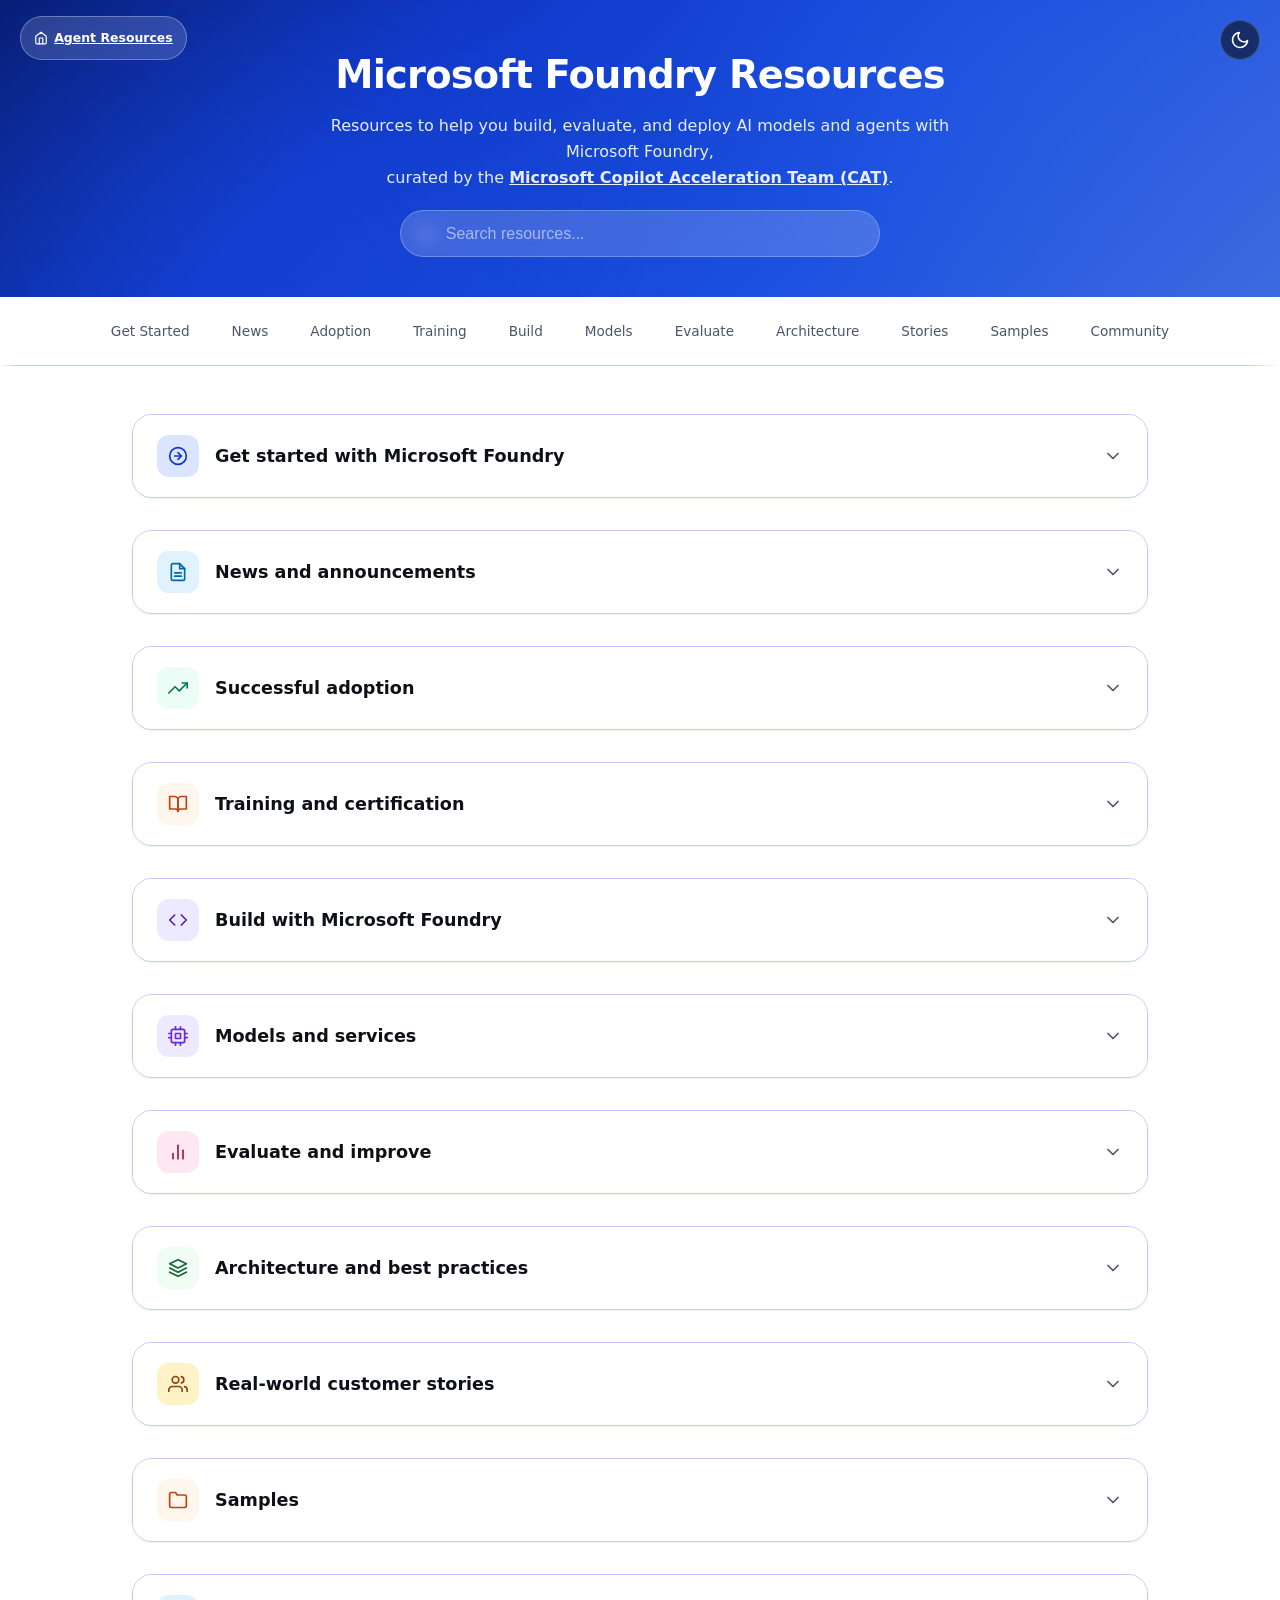
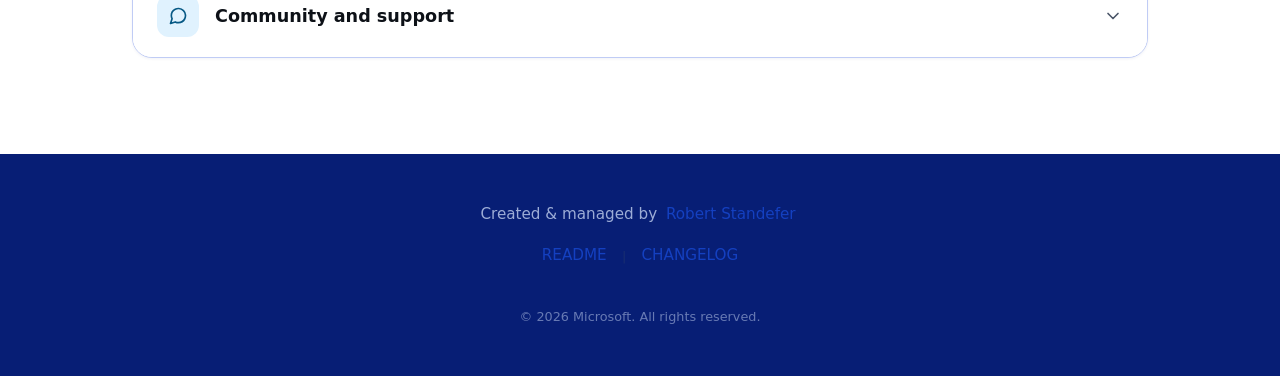
<file: microsoft-foundry/index.html>
<!doctype html>
<html lang="en">
  <head>
    <title>Microsoft Foundry Resources</title>
    <meta charset="utf-8" />
    <meta name="viewport" content="width=device-width, initial-scale=1" />
    <link rel="icon" href="favicon.ico" sizes="any" />
    <link rel="stylesheet" href="assets/css/styles.css" />
    <script src="../assets/js/theme-toggle.js"></script>

    <!-- Open Graph -->
    <meta property="og:type" content="article" />
    <meta property="og:title" content="Microsoft Foundry Resources" />
    <meta
      name="description"
      property="og:description"
      content="Curated learning materials to help you build, evaluate, and deploy AI models and agents with Microsoft Foundry — curated by the Microsoft Copilot Acceleration Team (CAT)."
    />
    <meta
      name="image"
      property="og:image"
      content="https://microsoft.github.io/agent-resources/microsoft-foundry/images/og-image.png"
    />
    <meta property="og:image:width" content="1200" />
    <meta property="og:image:height" content="630" />
    <meta name="author" content="Robert Standefer" />

    <!-- Twitter Card -->
    <meta name="twitter:card" content="summary_large_image" />
    <meta name="twitter:title" content="Microsoft Foundry Resources" />
    <meta
      name="twitter:description"
      content="Curated learning materials to help you build, evaluate, and deploy AI models and agents with Microsoft Foundry — curated by the Microsoft Copilot Acceleration Team (CAT)."
    />
    <meta
      name="twitter:image"
      content="https://microsoft.github.io/agent-resources/microsoft-foundry/images/og-image.png"
    />

    <script type="text/javascript">
    (function(c,l,a,r,i,t,y){
        c[a]=c[a]||function(){(c[a].q=c[a].q||[]).push(arguments)};
        t=l.createElement(r);t.async=1;t.src="https://www.clarity.ms/tag/"+i;
        y=l.getElementsByTagName(r)[0];y.parentNode.insertBefore(t,y);
    })(window, document, "clarity", "script", "w4kemq6ieo");
</script>
  </head>
  <body>
    <!-- Site Controls -->
    <div class="site-controls">
      <button id="theme-toggle" class="theme-toggle" aria-label="Switch to dark mode">
      <svg class="icon-moon" xmlns="http://www.w3.org/2000/svg" fill="none" viewBox="0 0 24 24" stroke="currentColor" stroke-width="2">
        <path stroke-linecap="round" stroke-linejoin="round" d="M21 12.79A9 9 0 1111.21 3a7 7 0 009.79 9.79z"/>
      </svg>
      <svg class="icon-sun" xmlns="http://www.w3.org/2000/svg" fill="none" viewBox="0 0 24 24" stroke="currentColor" stroke-width="2" style="display:none">
        <path stroke-linecap="round" stroke-linejoin="round" d="M12 3v1m0 16v1m8.66-13.66l-.71.71M4.05 19.95l-.71.71M21 12h-1M4 12H3m16.66 7.66l-.71-.71M4.05 4.05l-.71-.71M16 12a4 4 0 11-8 0 4 4 0 018 0z"/>
      </svg>
      </button>
    </div>

    <!-- ── Hero ── -->
    <section class="hero">
      <a href="../" class="hero-back">
        <svg viewBox="0 0 24 24"><path d="M3 9l9-7 9 7v11a2 2 0 0 1-2 2H5a2 2 0 0 1-2-2z"/><polyline points="9 22 9 12 15 12 15 22"/></svg>
        Agent Resources
      </a>
      <h1>Microsoft Foundry Resources</h1>
      <p>
        Resources to help you build, evaluate, and deploy AI models and agents with Microsoft Foundry,<br>
        curated by the <a href="https://aka.ms/wearecat">Microsoft Copilot Acceleration Team (CAT)</a>.
      </p>
      <div class="search-bar">
        <svg
          viewBox="0 0 24 24"
          stroke-width="2"
          stroke-linecap="round"
          stroke-linejoin="round"
        >
          <circle cx="11" cy="11" r="8" />
          <line x1="21" y1="21" x2="16.65" y2="16.65" />
        </svg>
        <input
          type="text"
          id="searchInput"
          aria-label="Search resources"
          placeholder="Search resources..."
          autocomplete="off"
        />
      </div>
    </section>

    <!-- ── Sticky Nav ── -->
    <nav class="nav-strip" id="navStrip">
      <a href="#get-started">Get Started</a>
      <a href="#news">News</a>
      <a href="#adoption">Adoption</a>
      <a href="#training">Training</a>
      <a href="#building">Build</a>
      <a href="#models">Models</a>
      <a href="#evaluate">Evaluate</a>
      <a href="#architecture">Architecture</a>
      <a href="#stories">Stories</a>
      <a href="#samples">Samples</a>
      <a href="#community">Community</a>
    </nav>

    <!-- ── Content ── -->
    <main class="content-wrap">
      <!-- ── GET STARTED ── -->
      <div class="section-card" id="get-started">
        <button class="section-header" aria-expanded="false">
          <span class="section-icon icon-start" aria-hidden="true"><svg width="20" height="20" viewBox="0 0 24 24" fill="none" stroke="currentColor" stroke-width="2" stroke-linecap="round" stroke-linejoin="round"><circle cx="12" cy="12" r="10"/><path d="M12 16l4-4-4-4"/><line x1="8" y1="12" x2="16" y2="12"/></svg></span>
          <span class="section-title">Get started with Microsoft Foundry</span>
          <svg class="chevron" viewBox="0 0 24 24" stroke-width="2" stroke-linecap="round" stroke-linejoin="round"><polyline points="6 9 12 15 18 9" /></svg>
        </button>
        <div class="section-body">
          <h3 class="sub-heading">What is Microsoft Foundry?</h3>
          <ul class="link-list">
            <li><a href="https://learn.microsoft.com/azure/ai-foundry/what-is-ai-foundry" target="_blank" rel="noopener">What is Microsoft Foundry?</a> &mdash; overview and core concepts</li>
            <li>Documentation hub &mdash; <a href="https://learn.microsoft.com/azure/ai-foundry/" target="_blank" rel="noopener">learn.microsoft.com/azure/ai-foundry</a></li>
            <li>Microsoft Foundry portal &mdash; <a href="https://ai.azure.com" target="_blank" rel="noopener">ai.azure.com</a></li>
            <li><a href="https://learn.microsoft.com/azure/ai-foundry/quickstarts/get-started-playground" target="_blank" rel="noopener">Quickstart: Get started in the Foundry playground</a></li>
            <li><a href="https://learn.microsoft.com/azure/ai-foundry/how-to/create-projects" target="_blank" rel="noopener">Create your first project in Microsoft Foundry</a></li>
            <li><a href="https://learn.microsoft.com/azure/foundry/control-plane/overview" target="_blank" rel="noopener">Manage agents, models, and tools</a> &mdash; control-plane overview for governing projects, assets, deployments, and shared resources</li>
          </ul>
          <h3 class="sub-heading">Key concepts</h3>
          <ul class="link-list">
            <li><strong>Hubs</strong> &mdash; top-level governance containers shared across teams and projects</li>
            <li><strong>Projects</strong> &mdash; workspaces where teams build, evaluate, and deploy AI apps</li>
            <li><strong>Connections</strong> &mdash; secure links to models, data sources, and services</li>
            <li><strong>Deployments</strong> &mdash; hosted model endpoints for production inference</li>
            <li><a href="https://learn.microsoft.com/azure/ai-foundry/concepts/ai-foundry-architecture" target="_blank" rel="noopener">Microsoft Foundry architecture</a> &mdash; how hubs, projects, and resources relate</li>
          </ul>
          <h3 class="sub-heading">Platform overview</h3>
          <ul class="link-list">
            <li><a href="https://techcommunity.microsoft.com/blog/azure-ai-foundry-blog/microsoft-foundry-an-end-to-end-platform-for-building-governing-and-scaling-ai/4496736" target="_blank" rel="noopener">Microsoft Foundry: An End-to-End Platform for Building, Governing, and Scaling AI</a> &mdash; comprehensive overview of the unified platform experience</li>
            <li><a href="https://techcommunity.microsoft.com/blog/azure-ai-foundry-blog/accelerating-enterprise-ai-with-microsoft-foundry/4471122" target="_blank" rel="noopener">Accelerating Enterprise AI with Microsoft Foundry</a> &mdash; enterprise adoption patterns and platform capabilities</li>
          </ul>
        </div>
      </div>

      <!-- ── NEWS ── -->
      <div class="section-card" id="news">
        <button class="section-header" aria-expanded="false">
          <span class="section-icon icon-news" aria-hidden="true"><svg width="20" height="20" viewBox="0 0 24 24" fill="none" stroke="currentColor" stroke-width="2" stroke-linecap="round" stroke-linejoin="round"><path d="M14 2H6a2 2 0 0 0-2 2v16a2 2 0 0 0 2 2h12a2 2 0 0 0 2-2V8z"/><polyline points="14 2 14 8 20 8"/><line x1="16" y1="13" x2="8" y2="13"/><line x1="16" y1="17" x2="8" y2="17"/></svg></span>
          <span class="section-title">News and announcements</span>
          <svg class="chevron" viewBox="0 0 24 24" stroke-width="2" stroke-linecap="round" stroke-linejoin="round"><polyline points="6 9 12 15 18 9" /></svg>
        </button>
        <div class="section-body">
          <ul class="link-list">
            <li>Azure AI Blog &mdash; <a href="https://techcommunity.microsoft.com/category/azure-ai-services/blog/azure-ai-services-blog" target="_blank" rel="noopener">latest posts and announcements</a></li>
            <li>Microsoft Foundry Blog &mdash; <a href="https://devblogs.microsoft.com/foundry/" target="_blank" rel="noopener">devblogs.microsoft.com/foundry</a></li>
            <li><a href="https://devblogs.microsoft.com/foundry/category/whats-new/" target="_blank" rel="noopener">What's New in Microsoft Foundry</a> &mdash; monthly feature roundups on DevBlogs</li>
            <li><a href="https://learn.microsoft.com/azure/ai-services/openai/whats-new" target="_blank" rel="noopener">What's new in Azure OpenAI Service</a> &mdash; model and feature releases</li>
            <li><a href="https://blogs.microsoft.com/ai/" target="_blank" rel="noopener">Microsoft AI Blog</a> &mdash; platform strategy and announcements</li>
            <li><a href="https://techcommunity.microsoft.com/blog/azure-ai-foundry-blog/introducing-real-time-multichannel-speech-to-text/4541701" target="_blank" rel="noopener">Introducing real-time multichannel speech-to-text</a> &mdash; separate-channel recognition for contact centers, conversational AI, and communications workloads (Aug 5, 2026)</li>
            <li><a href="https://devblogs.microsoft.com/agent-framework/build-production-ready-agents-with-the-github-copilot-harness-and-agent-framework/" target="_blank" rel="noopener">Build production-ready agents with the GitHub Copilot harness and Agent Framework</a> &mdash; stable .NET and Python integration for permission-gated shell, file, URL, and MCP capabilities (Aug 4, 2026)</li>
            <li><a href="https://techcommunity.microsoft.com/blog/azure-ai-foundry-blog/introducing-kimi-k3-through-fireworks-ai-on-microsoft-foundry/4540187" target="_blank" rel="noopener">Introducing Kimi K3 through Fireworks AI on Microsoft Foundry</a> &mdash; long-context model for repository analysis, document processing, and extended agent memory (Jul 28, 2026)</li>
            <li><a href="https://techcommunity.microsoft.com/blog/azure-ai-foundry-blog/claude-opus-5-is-available-today-in-microsoft-foundry/4535068" target="_blank" rel="noopener">Claude Opus 5 is available in Microsoft Foundry</a> &mdash; Azure-native access for complex, long-running agentic workflows (Jul 24, 2026)</li>
            <li><a href="https://devblogs.microsoft.com/foundry/building-agents-that-act-on-your-behalf-with-toolboxes-in-foundry/" target="_blank" rel="noopener">Building agents that act on your behalf with Toolboxes in Foundry</a> &mdash; delegated authentication patterns for Entra-protected MCP servers and Work IQ (Jul 22, 2026)</li>
            <li><a href="https://devblogs.microsoft.com/foundry/whats-new-in-microsoft-foundry-june-2026/" target="_blank" rel="noopener">What's New in Microsoft Foundry | June 2026</a> &mdash; monthly roundup covering hosted agents, Toolboxes and Routines, Agent Optimizer, production-ready memory, Foundry IQ, and new models (Jul 7, 2026)</li>
            <li><a href="https://devblogs.microsoft.com/foundry/outcome-driven-learning-systems-enterprise-rl-with-openenv-and-foundry/" target="_blank" rel="noopener">Outcome-driven learning systems: Enterprise RL with OpenEnv and Foundry</a> &mdash; using OpenEnv and reinforcement learning to build agents that improve against measurable business outcomes (Jun 18, 2026)</li>
            <li><a href="https://devblogs.microsoft.com/foundry/accelerate-edge-ai-development-with-foundry-local/" target="_blank" rel="noopener">Accelerate Edge AI Development with Foundry Local</a> &mdash; build and ship on-device AI with the Foundry Local runtime and SDKs (Jun 4, 2026)</li>
            <li><a href="https://devblogs.microsoft.com/foundry/announcing-foundry-managed-compute/" target="_blank" rel="noopener">Announcing Foundry Managed Compute: Run open models in Microsoft Foundry</a> &mdash; dedicated managed compute for deploying and scaling open models with enterprise control (Jun 3, 2026)</li>
            <li><a href="https://devblogs.microsoft.com/foundry/build-smarter-agents-faster-with-foundry-iq/" target="_blank" rel="noopener">Foundry IQ: Build smarter agents faster with unified knowledge and serverless retrieval</a> &mdash; unified knowledge layer and serverless retrieval to ground agents in enterprise data (Jun 2, 2026)</li>
            <li><a href="https://devblogs.microsoft.com/foundry/whats-new-in-microsoft-foundry-build-2026/" target="_blank" rel="noopener">What's new in Microsoft Foundry | Build Edition</a> &mdash; Build 2026 roundup covering hosted runtimes, Toolboxes, memory, Voice Live, Foundry IQ, and Agent Optimizer (Jun 2, 2026)</li>
            <li><a href="https://devblogs.microsoft.com/foundry/agent-service-build2026/" target="_blank" rel="noopener">Build and run agents at scale with Microsoft Foundry at Build 2026</a> &mdash; production agent updates across Agent Framework, hosted agents, Microsoft 365 distribution, observability, and optimization (Jun 2, 2026)</li>
            <li><a href="https://devblogs.microsoft.com/foundry/agent-optimizer-build2026/" target="_blank" rel="noopener">Introducing Agent Optimizer in Foundry Agent Service</a> &mdash; private preview for evaluating hosted agents and generating improved instructions, skills, tool descriptions, and model choices (Jun 3, 2026)</li>
            <li><a href="https://devblogs.microsoft.com/foundry/memory-build2026/" target="_blank" rel="noopener">Making agent memory more reliable, transparent, and production-ready</a> &mdash; procedural memory, management experiences, and time-to-live controls for production agents (Jun 3, 2026)</li>
            <li><a href="https://devblogs.microsoft.com/foundry/toolbox-build-26/" target="_blank" rel="noopener">Discovery to Execution: Scaling Agents with Toolboxes and Routines</a> &mdash; new Toolboxes capabilities and Routines preview for discovering, managing, securing, and executing agent tools at scale (Jun 3, 2026)</li>
            <li><a href="https://devblogs.microsoft.com/foundry/from-building-agents-to-working-with-them-enterprise-agent-distribution-in-microsoft-foundry/" target="_blank" rel="noopener">From Building Agents to Working with Them: Enterprise Agent Distribution in Microsoft Foundry</a> &mdash; publish Foundry agents to Microsoft 365 Copilot and Teams, and govern distribution through Agent 365 (Jun 2, 2026)</li>
            <li><a href="https://devblogs.microsoft.com/foundry/whats-new-in-azure-content-understanding-at-build-2026/" target="_blank" rel="noopener">Build smarter document workflows: What's new in Azure Content Understanding at Build 2026</a> &mdash; multimodal content extraction updates for document, audio, image, and video workflows in Foundry Tools (Jun 2, 2026)</li>
            <li><a href="https://techcommunity.microsoft.com/blog/azure-ai-foundry-blog/cross-region-model-connectivity-options-in-microsoft-foundry-supported-patterns-/4528620" target="_blank" rel="noopener">Cross-region model connectivity options in Microsoft Foundry: supported patterns</a> &mdash; architecture guidance for connecting Foundry projects to models and Agent Service capabilities in other regions (Jun 19, 2026)</li>
            <li><a href="https://techcommunity.microsoft.com/blog/azure-ai-foundry-blog/auto-generated-rubric-evaluators-building-context-aware-evaluators-for-ai-agents/4524095" target="_blank" rel="noopener">Auto-generated rubric evaluators: Building context-aware evaluators for AI agents</a> &mdash; task-specific evaluator generation for measuring agent quality against context-aware rubrics (Jun 18, 2026)</li>
            <li><a href="https://techcommunity.microsoft.com/blog/azure-ai-foundry-blog/how-to-score-a-user-simulator-introducing-usr-8/4523642" target="_blank" rel="noopener">How to score a user simulator: Introducing USR-8</a> &mdash; evaluation guidance for judging user simulators used in agent testing (Jun 17, 2026)</li>
            <li><a href="https://techcommunity.microsoft.com/blog/azure-ai-foundry-blog/build-an-automated-sla-risk-agent-with-routines-in-microsoft-foundry/4528103" target="_blank" rel="noopener">Build an automated SLA risk agent with Routines in Microsoft Foundry</a> &mdash; scheduled, repeatable agent process grounded in Foundry IQ (Jun 17, 2026)</li>
            <li><a href="https://techcommunity.microsoft.com/blog/azure-ai-foundry-blog/benchmarks-in-microsoft-foundry-preview-standardized-model-and-agent-quality-che/4523711" target="_blank" rel="noopener">Benchmarks in Microsoft Foundry (preview)</a> &mdash; standardized model and agent quality checks for repeatable evaluation workflows (Jun 15, 2026)</li>
            <li><a href="https://devblogs.microsoft.com/foundry/foundry-agent-service-ga/" target="_blank" rel="noopener">Foundry Agent Service is GA</a> &mdash; private networking, Voice Live, and enterprise evaluations</li>
            <li><a href="https://devblogs.microsoft.com/foundry/introducing-microsoft-agent-framework-the-open-source-engine-for-agentic-ai-apps/" target="_blank" rel="noopener">Introducing Microsoft Agent Framework</a> &mdash; the open-source engine for agentic AI apps</li>
            <li><a href="https://devblogs.microsoft.com/foundry/whats-new-in-microsoft-foundry-mar-2026/" target="_blank" rel="noopener">What's new in Microsoft Foundry | March 2026</a> &mdash; Foundry Agent Service GA, GPT-5.4, SDK 2.0 GA across Python/JS/Java/.NET, Fireworks AI and NVIDIA Nemotron models</li>
            <li><a href="https://techcommunity.microsoft.com/blog/azure-ai-foundry-blog/whats-new-in-foundry-labs---april-2026/4509714" target="_blank" rel="noopener">What's new in Foundry Labs | April 2026</a> &mdash; MAI-Transcribe-1, MAI-Voice-1, and MAI-Image-2 now available as an end-to-end audio and visual AI stack</li>
            <li><a href="https://techcommunity.microsoft.com/blog/azure-ai-foundry-blog/bring-your-own-model-to-foundry-agent-service-is-now-generally-available/4515133" target="_blank" rel="noopener">Bring Your Own Model to Foundry Agent Service is now Generally Available</a> &mdash; route model requests through your own gateway for compliance/governance while building agentic services (Apr 27, 2026)</li>
            <li><a href="https://techcommunity.microsoft.com/blog/azure-ai-foundry-blog/organaize---what-happens-when-you-let-ai-agents-organize-themselves/4509792" target="_blank" rel="noopener">OrganAIze — What happens when you let AI agents organize themselves?</a> &mdash; experiment with self-organizing multi-agent systems that determine their own structure and workflow optimization (Apr 28, 2026)</li>
            <li><a href="https://techcommunity.microsoft.com/blog/azure-ai-foundry-blog/voice-live-api-now-supports-webrtc-preview/4516002" target="_blank" rel="noopener">Voice Live API now supports WebRTC (Preview)</a> &mdash; real-time, low-latency voice interactions for agentic applications (Apr 30, 2026)</li>
            <li><a href="https://techcommunity.microsoft.com/blog/azure-ai-foundry-blog/prompt-flow-is-being-retired/4513587" target="_blank" rel="noopener">Prompt Flow is being retired</a> &mdash; Microsoft Foundry retirement notice and migration guidance for existing Prompt Flow customers (Apr 30, 2026)</li>
            <li><a href="https://techcommunity.microsoft.com/blog/azure-ai-foundry-blog/introducing-deepseek-v4-flash-and-v4-pro-in-microsoft-foundry/4515174" target="_blank" rel="noopener">Introducing DeepSeek V4-Flash and V4-Pro in Microsoft Foundry</a> &mdash; new DeepSeek V4 family available in the Foundry model catalog (May 1, 2026)</li>
            <li><a href="https://techcommunity.microsoft.com/blog/azure-ai-foundry-blog/what%E2%80%99s-new-in-azure-language-in-foundry-tools/4521343" target="_blank" rel="noopener">What's new in Azure Language in Foundry Tools</a> &mdash; updates for language tools in Foundry, including sensitive information detection and protection scenarios (May 29, 2026)</li>
            <li><a href="https://techcommunity.microsoft.com/blog/azure-ai-foundry-blog/gpt-realtime-in-production-which-context-strategy-should-you-actually-use/4523091" target="_blank" rel="noopener">GPT Realtime in production: Which context strategy should you actually use?</a> &mdash; practical guidance for production Azure GPT Realtime context-window strategies (May 29, 2026)</li>
            <li><a href="https://techcommunity.microsoft.com/blog/azure-ai-foundry-blog/migrating-to-gpt-5-x-without-breaking-gpt-4-a-practical-backward-compatible-play/4522936" target="_blank" rel="noopener">Migrating to GPT-5.x without breaking GPT-4: A practical backward-compatible playbook</a> &mdash; migration guidance for handling API and parameter differences when moving from GPT-4 to GPT-5.x models (May 29, 2026)</li>
            <li><a href="https://techcommunity.microsoft.com/blog/azure-ai-foundry-blog/ai-observability-starter-kit-for-microsoft-foundry-agents/4522751" target="_blank" rel="noopener">AI Observability Starter Kit for Microsoft Foundry Agents</a> &mdash; starter guidance for moving from green dashboards to production-grade AI observability (May 29, 2026)</li>
            <li><a href="https://techcommunity.microsoft.com/blog/azure-ai-foundry-blog/load-testing-hosted-mcp-servers-with-locust-and-azure-load-testing/4522691" target="_blank" rel="noopener">Load testing hosted MCP servers with Locust and Azure Load Testing</a> &mdash; patterns for testing bursty, long-running agent tool traffic against hosted MCP servers (May 29, 2026)</li>
            <li><a href="https://techcommunity.microsoft.com/blog/azure-ai-foundry-blog/extending-the-vercel-ai-sdk-to-microsoft-foundry-typescript/4518313" target="_blank" rel="noopener">Extending the Vercel AI SDK to Microsoft Foundry: TypeScript</a> &mdash; provider integration patterns for building Foundry-backed agentic apps with the Vercel AI SDK (May 28, 2026)</li>
            <li><a href="https://techcommunity.microsoft.com/blog/azure-ai-foundry-blog/claude-opus-4-8-is-now-available-in-microsoft-foundry/4523367" target="_blank" rel="noopener">Claude Opus 4.8 is now available in Microsoft Foundry</a> &mdash; new Claude model option for complex, long-running, tool-using workflows in Foundry (May 28, 2026)</li>
            <li><a href="https://techcommunity.microsoft.com/blog/azure-ai-foundry-blog/deploying-existing-agentic-services-to-microsoft-365-copilot-via-gateway-and-obo/4504265" target="_blank" rel="noopener">Deploying existing agentic services to Microsoft 365 Copilot via gateway and OBO access</a> &mdash; guidance for exposing existing agentic services to Microsoft 365 Copilot with delegated on-behalf-of access (May 25, 2026)</li>
            <li><a href="https://techcommunity.microsoft.com/blog/azure-ai-foundry-blog/monitoring--observability-in-microsoft-foundry/4517250" target="_blank" rel="noopener">Monitoring &amp; Observability in Microsoft Foundry</a> &mdash; guidance for tracking production agent behavior, quality, latency, and operational drift in Microsoft Foundry (May 22, 2026)</li>
            <li><a href="https://techcommunity.microsoft.com/blog/azure-ai-foundry-blog/foundry-iq-as-a-shared-knowledge-brain-for-multiple-ai-agents/4507495" target="_blank" rel="noopener">Foundry IQ as a shared knowledge brain for multiple AI agents</a> &mdash; patterns for using Foundry IQ as a common retrieval and knowledge layer across multi-agent systems (May 22, 2026)</li>
            <li><a href="https://techcommunity.microsoft.com/blog/azure-ai-foundry-blog/when-ai-should-ask-for-help-human-in-the-loop-patterns-in-microsoft-foundry/4514357" target="_blank" rel="noopener">When AI should ask for help: Human-in-the-loop patterns in Microsoft Foundry</a> &mdash; patterns for adaptive agentic systems that know when to defer to a human reviewer (May 21, 2026)</li>
            <li><a href="https://techcommunity.microsoft.com/blog/azure-ai-foundry-blog/teaching-ai-to-remember-exploring-memory-store-in-microsoft-foundry/4502381" target="_blank" rel="noopener">Teaching AI to remember: Exploring Memory Store in Microsoft Foundry</a> &mdash; how the new Memory Store gives agents persistent, structured memory across sessions (May 21, 2026)</li>
            <li><a href="https://techcommunity.microsoft.com/blog/azure-ai-foundry-blog/whats-new-in-microsoft-foundry-labs-%E2%80%93-may-2026/4520310" target="_blank" rel="noopener">What's new in Microsoft Foundry Labs – May 2026</a> &mdash; agent-interaction benchmark, experimental end-to-end agentic stack, a faster image model, and a first-party geospatial model (May 21, 2026)</li>
            <li><a href="https://techcommunity.microsoft.com/blog/azure-ai-foundry-blog/cohere-command-a-now-available-in-microsoft-foundry/4522003" target="_blank" rel="noopener">Cohere Command A+ now available in Microsoft Foundry</a> &mdash; Cohere's new mixture-of-experts model for enterprise agentic workloads, available under Apache 2.0 (May 21, 2026)</li>
            <li><a href="https://techcommunity.microsoft.com/blog/azure-ai-foundry-blog/securing-azure-ai-applications-against-prompt-injection--part---2/4517179" target="_blank" rel="noopener">Securing Azure AI applications against prompt injection – Part 2</a> &mdash; defense-in-depth strategies for GenAI threats that traditional security models miss (May 21, 2026)</li>
            <li><a href="https://techcommunity.microsoft.com/blog/azure-ai-foundry-blog/now-in-foundry-tongyi-mai-z-image-turbo-with-flux-1-schnell-and-sdxl-base-1-0/4520199" target="_blank" rel="noopener">Now in Foundry: Tongyi-MAI Z-Image-Turbo with FLUX.1-Schnell and SDXL Base 1.0</a> &mdash; Model Mondays roundup of three Hugging Face image models added to Foundry (May 18, 2026)</li>
            <li><a href="https://techcommunity.microsoft.com/blog/azure-ai-foundry-blog/not-available-in-your-region-isnt-a-dead-end-a-security-assessment-of-global-dep/4509804" target="_blank" rel="noopener">"Not available in your region" isn't a dead end: A security assessment of Global Deployments in Microsoft Foundry</a> &mdash; security and compliance guidance for using Global Standard deployments when a model is not regionally available (May 18, 2026)</li>
            <li><a href="https://techcommunity.microsoft.com/blog/azure-ai-foundry-blog/designing-ai-driven-observability-for-trustworthy-agentic-ai-systems/4508844" target="_blank" rel="noopener">Designing AI-driven observability for trustworthy agentic AI systems</a> &mdash; patterns for catching runaway agent loops and costs before they reach production (May 15, 2026)</li>
            <li><a href="https://techcommunity.microsoft.com/blog/azure-ai-foundry-blog/building-an-ai-powered-contract-price-adjustment-agent-with-docusign-mcp-and-mic/4515997" target="_blank" rel="noopener">Building an AI-powered contract price adjustment agent with Docusign MCP and Microsoft Foundry</a> &mdash; implementation walkthrough for MCP-connected contract workflows with Foundry agents (May 14, 2026)</li>
            <li><a href="https://techcommunity.microsoft.com/blog/azure-ai-foundry-blog/open-model-inference-at-scale-on-foundry-what%E2%80%99s-new-with-fireworks-ai/4519534" target="_blank" rel="noopener">Open model inference at scale on Foundry: What's new with Fireworks AI</a> &mdash; Fireworks AI updates for best-in-class open model inference directly in Microsoft Foundry (May 14, 2026)</li>
            <li><a href="https://devblogs.microsoft.com/foundry/how-to-run-evals-for-model-router/" target="_blank" rel="noopener">How to run evals for the model router</a> &mdash; Foundry DevBlog walkthrough of quality, cost, and latency evaluation pipelines for the model router (May 19, 2026)</li>
            <li><a href="https://devblogs.microsoft.com/foundry/whats-new-in-microsoft-foundry-apr-2026/" target="_blank" rel="noopener">What's new in Microsoft Foundry | April 2026</a> &mdash; GPT-5.5, GPT-image-2, MAI first-party models, Gemma 4, Claude Opus 4.7, Foundry Local GA, Agent Framework 1.0 GA, and Foundry Toolkit for VS Code GA (May 12, 2026)</li>
            <li><a href="https://devblogs.microsoft.com/foundry/introducing-toolboxes-in-foundry/" target="_blank" rel="noopener">Introducing Toolboxes in Foundry</a> &mdash; curate, configure, and reuse tools across all agents from a single managed endpoint (preview) (Apr 22, 2026)</li>
            <li><a href="https://devblogs.microsoft.com/foundry/from-local-to-production-the-complete-developer-journey-for-building-composing-and-deploying-ai-agents/" target="_blank" rel="noopener">From Local to Production: The Complete Developer Journey for Building, Composing, and Deploying AI Agents</a> &mdash; Microsoft Agent Framework 1.0 GA, Foundry Toolkit for VS Code GA, memory, Toolbox, and hosted agents (Apr 22, 2026)</li>
            <li><a href="https://devblogs.microsoft.com/foundry/introducing-the-new-hosted-agents-in-foundry-agent-service-secure-scalable-compute-built-for-agents/" target="_blank" rel="noopener">Introducing the new hosted agents in Foundry Agent Service</a> &mdash; secure, scalable compute built for agents (preview) (Apr 22, 2026)</li>
            <li><a href="https://devblogs.microsoft.com/foundry/whats-new-in-microsoft-foundry-may-2026/" target="_blank" rel="noopener">What's new in Microsoft Foundry | May 2026</a> &mdash; Build 2026 announcements, new MAI models, Agent Framework updates, and Foundry IQ GA</li>
            <li><a href="https://techcommunity.microsoft.com/blog/azure-ai-foundry-blog/hybrid-ai-agents-in-python-routing-between-foundry-local-and-microsoft-foundry/4521696" target="_blank" rel="noopener">Hybrid AI Agents in Python: Routing between Foundry Local and Microsoft Foundry</a> &mdash; patterns for building agents that dynamically route between local and cloud inference (May 27, 2026)</li>
          </ul>
          <h3 class="sub-heading">Microsoft Build 2026</h3>
          <ul class="session-grid">
            <li><a href="https://news.microsoft.com/build-2026/" target="_blank" rel="noopener"><span class="session-badge">HUB</span> Microsoft Build 2026 news hub</a></li>
            <li><a href="https://news.microsoft.com/build-2026-live-blog/" target="_blank" rel="noopener"><span class="session-badge">LIVE</span> Build 2026 live blog &mdash; all announcements</a></li>
            <li><a href="https://build.microsoft.com/en-US/sessions/BRK240" target="_blank" rel="noopener"><span class="session-badge">BRK240</span> Build context-aware agents: From data to decisions</a></li>
            <li><a href="https://build.microsoft.com/en-US/sessions/BRK241" target="_blank" rel="noopener"><span class="session-badge">BRK241</span> From prototype to production: build and run agents at scale</a></li>
            <li><a href="https://build.microsoft.com/en-US/sessions/BRK243" target="_blank" rel="noopener"><span class="session-badge">BRK243</span> Claw and Agent Harness in Microsoft Foundry</a></li>
            <li><a href="https://build.microsoft.com/en-US/sessions/DEM333" target="_blank" rel="noopener"><span class="session-badge">DEM333</span> How Foundry integrates with open-source frameworks and tools</a></li>
            <li><a href="https://build.microsoft.com/en-US/sessions/LAB532" target="_blank" rel="noopener"><span class="session-badge">LAB532</span> From data to context: Agent-ready knowledge with Foundry IQ</a></li>
            <li><a href="https://build.microsoft.com/en-US/sessions/OD836" target="_blank" rel="noopener"><span class="session-badge">OD836</span> From Test Kitchen to Table: A Demo-driven Tour of Foundry Portal</a></li>
          </ul>
        </div>
      </div>

      <!-- ── SUCCESSFUL ADOPTION ── -->
      <div class="section-card" id="adoption">
        <button class="section-header" aria-expanded="false">
          <span class="section-icon icon-adoption" aria-hidden="true"><svg width="20" height="20" viewBox="0 0 24 24" fill="none" stroke="currentColor" stroke-width="2" stroke-linecap="round" stroke-linejoin="round"><polyline points="23 6 13.5 15.5 8.5 10.5 1 18"/><polyline points="17 6 23 6 23 12"/></svg></span>
          <span class="section-title">Successful adoption</span>
          <svg class="chevron" viewBox="0 0 24 24" stroke-width="2" stroke-linecap="round" stroke-linejoin="round"><polyline points="6 9 12 15 18 9" /></svg>
        </button>
        <div class="section-body">
          <h3 class="sub-heading">Cloud Adoption Framework</h3>
          <ul class="link-list">
            <li><a href="https://learn.microsoft.com/azure/cloud-adoption-framework/scenarios/ai/" target="_blank" rel="noopener">AI adoption scenario in the Cloud Adoption Framework</a> &mdash; strategy, plan, ready, adopt, govern, manage</li>
            <li><a href="https://learn.microsoft.com/azure/cloud-adoption-framework/scenarios/ai/azure-ai-foundry-landing-zone" target="_blank" rel="noopener">Microsoft Foundry landing zone accelerator</a> &mdash; reference implementation for enterprise deployments</li>
            <li><a href="https://learn.microsoft.com/azure/cloud-adoption-framework/scenarios/ai/plan" target="_blank" rel="noopener">Plan for AI adoption</a> &mdash; organizational readiness and AI strategy</li>
            <li><a href="https://learn.microsoft.com/azure/cloud-adoption-framework/scenarios/ai/ready" target="_blank" rel="noopener">Prepare your Azure environment for AI workloads</a></li>
          </ul>
          <h3 class="sub-heading">Adoption guidance</h3>
          <ul class="link-list">
            <li><a href="https://learn.microsoft.com/azure/ai-foundry/responsible-use-of-ai-overview" target="_blank" rel="noopener">Responsible use of AI in Microsoft Foundry</a> &mdash; principles and practices for responsible AI adoption</li>
            <li><a href="https://learn.microsoft.com/azure/ai-services/responsible-use-of-ai-overview" target="_blank" rel="noopener">Responsible AI overview for Azure AI Services</a></li>
            <li><a href="https://www.microsoft.com/ai/responsible-ai" target="_blank" rel="noopener">Microsoft Responsible AI</a> &mdash; company-wide principles and tools</li>
          </ul>
        </div>
      </div>

      <!-- ── TRAINING & CERTIFICATION ── -->
      <div class="section-card" id="training">
        <button class="section-header" aria-expanded="false">
          <span class="section-icon icon-train" aria-hidden="true"><svg width="20" height="20" viewBox="0 0 24 24" fill="none" stroke="currentColor" stroke-width="2" stroke-linecap="round" stroke-linejoin="round"><path d="M2 3h6a4 4 0 0 1 4 4v14a3 3 0 0 0-3-3H2z"/><path d="M22 3h-6a4 4 0 0 0-4 4v14a3 3 0 0 1 3-3h7z"/></svg></span>
          <span class="section-title">Training and certification</span>
          <svg class="chevron" viewBox="0 0 24 24" stroke-width="2" stroke-linecap="round" stroke-linejoin="round"><polyline points="6 9 12 15 18 9" /></svg>
        </button>
        <div class="section-body">
          <h3 class="sub-heading">Microsoft Learn paths</h3>
          <ul class="link-list">
            <li><a href="https://learn.microsoft.com/training/paths/create-custom-copilots-ai-studio/" target="_blank" rel="noopener">Build AI apps with Microsoft Foundry</a> &mdash; end-to-end learning path</li>
            <li><a href="https://learn.microsoft.com/training/paths/work-with-azure-openai/" target="_blank" rel="noopener">Develop AI solutions with Azure OpenAI Service</a></li>
            <li><a href="https://learn.microsoft.com/training/paths/apply-prompt-engineering-azure-openai/" target="_blank" rel="noopener">Apply prompt engineering with Azure OpenAI Service</a></li>
            <li><a href="https://learn.microsoft.com/training/paths/develop-ai-agents-azure-open-ai-semantic-kernel-sdk/" target="_blank" rel="noopener">Develop AI agents with Azure OpenAI and Semantic Kernel</a></li>
            <li><a href="https://learn.microsoft.com/training/browse/?products=azure-machine-learning&resource_type=learning%20path" target="_blank" rel="noopener">Browse all Azure AI &amp; ML learning paths</a></li>
          </ul>
          <h3 class="sub-heading">Applied Skills &amp; labs</h3>
          <ul class="link-list">
            <li><a href="https://learn.microsoft.com/credentials/applied-skills/develop-generative-ai-solutions-with-azure-openai-service/" target="_blank" rel="noopener">Develop generative AI solutions with Azure OpenAI Service</a> &mdash; Applied Skills credential</li>
            <li><a href="https://learn.microsoft.com/credentials/applied-skills/build-a-natural-language-processing-solution-with-azure-ai-language/" target="_blank" rel="noopener">Build a natural language processing solution with Azure AI Language</a> &mdash; Applied Skills credential</li>
            <li><a href="https://learn.microsoft.com/training/browse/?resource_type=module&products=azure-machine-learning&levels=intermediate" target="_blank" rel="noopener">Intermediate Azure AI hands-on labs</a></li>
          </ul>
          <h3 class="sub-heading">Videos</h3>
          <ul class="link-list">
            <li><a href="https://www.youtube.com/watch?v=Sq8Cq7RZM2o" target="_blank" rel="noopener">Azure AI Foundry Overview</a> &mdash; John Savill's deep-dive walkthrough covering models, SDKs, deployment, and safety</li>
            <li><a href="https://www.youtube.com/playlist?list=PLlVtbbG169nE9W2ZqiNwtEeJzic-gh2KP" target="_blank" rel="noopener">Get Started with Generative AI</a> &mdash; John Savill's playlist covering Foundry, RAG, orchestration, and Copilot</li>
          </ul>
          <h3 class="sub-heading">Workshops</h3>
          <ul class="link-list">
            <li><a href="https://microsoft.github.io/build-your-first-agent-with-azure-ai-agent-service-workshop/" target="_blank" rel="noopener">Build your code-first agent with Azure AI Foundry</a> &mdash; 75-minute interactive self-guided workshop</li>
            <li><a href="https://github.com/Azure/ai-foundry-workshop" target="_blank" rel="noopener">Azure/ai-foundry-workshop</a> &mdash; 4&ndash;5 hour hands-on workshop with notebooks, agent examples, and e2e project</li>
            <li><a href="https://github.com/microsoft/agentic-ai-lab" target="_blank" rel="noopener">microsoft/agentic-ai-lab</a> &mdash; end-to-end lab covering agent frameworks, RAG, red-teaming, evaluation, and responsible AI</li>
            <li><a href="https://github.com/microsoft-foundry/ai-tutorials" target="_blank" rel="noopener">microsoft-foundry/ai-tutorials</a> &mdash; step-by-step tutorials for multimodal models, prompt engineering, and agents</li>
          </ul>
          <h3 class="sub-heading">Certifications</h3>
          <ul class="link-list">
            <li><a href="https://learn.microsoft.com/credentials/certifications/azure-ai-engineer/" target="_blank" rel="noopener">AI-102: Azure AI Engineer Associate</a> &mdash; designing and implementing Azure AI solutions</li>
            <li><a href="https://learn.microsoft.com/credentials/certifications/azure-data-scientist/" target="_blank" rel="noopener">DP-100: Azure Data Scientist Associate</a> &mdash; machine learning solutions on Azure</li>
            <li><a href="https://learn.microsoft.com/credentials/certifications/azure-ai-fundamentals/" target="_blank" rel="noopener">AI-900: Azure AI Fundamentals</a> &mdash; foundational AI and ML concepts on Azure</li>
          </ul>
        </div>
      </div>

      <!-- ── BUILD WITH FOUNDRY ── -->
      <div class="section-card" id="building">
        <button class="section-header" aria-expanded="false">
          <span class="section-icon icon-build" aria-hidden="true"><svg width="20" height="20" viewBox="0 0 24 24" fill="none" stroke="currentColor" stroke-width="2" stroke-linecap="round" stroke-linejoin="round"><polyline points="16 18 22 12 16 6"/><polyline points="8 6 2 12 8 18"/></svg></span>
          <span class="section-title">Build with Microsoft Foundry</span>
          <svg class="chevron" viewBox="0 0 24 24" stroke-width="2" stroke-linecap="round" stroke-linejoin="round"><polyline points="6 9 12 15 18 9" /></svg>
        </button>
        <div class="section-body">
          <h3 class="sub-heading">Azure AI Agent Service</h3>
          <ul class="link-list">
            <li><a href="https://learn.microsoft.com/azure/foundry/agents/overview" target="_blank" rel="noopener">What is Microsoft Foundry Agent Service?</a> &mdash; overview of Prompt agents and Hosted agents, their differences, and when to use each</li>
            <li><a href="https://learn.microsoft.com/azure/ai-services/agents/overview" target="_blank" rel="noopener">What is Azure AI Agent Service?</a> &mdash; build production AI agents with tools and memory</li>
            <li><a href="https://learn.microsoft.com/azure/ai-services/agents/quickstart" target="_blank" rel="noopener">Quickstart: Create your first AI agent</a></li>
            <li><a href="https://learn.microsoft.com/azure/ai-services/agents/how-to/tools/overview" target="_blank" rel="noopener">Agent tools overview</a> &mdash; code interpreter, file search, function calling, Bing grounding</li>
            <li><a href="https://devblogs.microsoft.com/foundry/foundry-agent-service-ga/" target="_blank" rel="noopener">Foundry Agent Service GA announcement</a> &mdash; private networking, Voice Live, and enterprise-grade evaluations</li>
            <li><a href="https://learn.microsoft.com/azure/foundry/agents/how-to/tools/toolbox" target="_blank" rel="noopener">Create, test, and deploy a toolbox in Foundry</a> &mdash; official guide for centralizing MCP servers, web search, Azure AI Search, file search, code interpreter, and other tools behind a managed endpoint</li>
            <li><a href="https://learn.microsoft.com/azure/foundry/agents/how-to/tools/skills" target="_blank" rel="noopener">Use skills with Microsoft Foundry agents</a> &mdash; manage versioned SKILL.md files centrally and attach reusable behavioral guidance to toolboxes or hosted agents</li>
            <li><a href="https://devblogs.microsoft.com/foundry/agent-service-build2026/" target="_blank" rel="noopener">Build and run agents at scale with Microsoft Foundry at Build 2026</a> &mdash; hosted agents, Agent Framework, Toolboxes, distribution to Microsoft 365, observability, and optimization</li>
            <li><a href="https://devblogs.microsoft.com/foundry/toolbox-build-26/" target="_blank" rel="noopener">Scaling agents with Toolboxes and Routines</a> &mdash; managed tool discovery, access, and execution patterns for production-grade agents</li>
            <li><a href="https://techcommunity.microsoft.com/blog/azure-ai-foundry-blog/announcing-general-availability-of-azure-ai-foundry-agent-service/4414352" target="_blank" rel="noopener">Announcing GA of Azure AI Foundry Agent Service</a> &mdash; Tech Community deep-dive on multi-agent orchestration, BYO VNet, and 1,400+ connectors</li>
            <li><a href="https://azure.microsoft.com/products/ai-foundry/agent-service/" target="_blank" rel="noopener">Foundry Agent Service product page</a> &mdash; capabilities overview, pricing, and getting started</li>
            <li><a href="https://devblogs.microsoft.com/foundry/introducing-the-new-hosted-agents-in-foundry-agent-service-secure-scalable-compute-built-for-agents/" target="_blank" rel="noopener">Introducing hosted agents in Foundry Agent Service</a> &mdash; secure, scalable compute with VM-level sandboxes, persistent file systems, and framework-agnostic runtime (preview)</li>
            <li><a href="https://devblogs.microsoft.com/foundry/introducing-toolboxes-in-foundry/" target="_blank" rel="noopener">Introducing Toolboxes in Foundry</a> &mdash; curate, configure, and reuse tools across all your agents through a unified endpoint (preview)</li>
          </ul>
          <h3 class="sub-heading">Prompt Flow migration</h3>
          <ul class="link-list">
            <li><a href="https://techcommunity.microsoft.com/blog/azure-ai-foundry-blog/prompt-flow-is-being-retired/4513587" target="_blank" rel="noopener">Prompt Flow is being retired</a> &mdash; official retirement notice and migration guidance for existing Prompt Flow customers</li>
            <li><a href="https://learn.microsoft.com/azure/foundry/agents/overview" target="_blank" rel="noopener">What is Microsoft Foundry Agent Service?</a> &mdash; recommended successor path for new production agent workloads</li>
          </ul>
          <h3 class="sub-heading">Agent tutorials and guides</h3>
          <ul class="link-list">
            <li><a href="https://techcommunity.microsoft.com/blog/educatordeveloperblog/step-by-step-tutorial-building-an-ai-agent-using-azure-ai-foundry/4386122" target="_blank" rel="noopener">Step-by-step tutorial: Building an AI agent using Azure AI Foundry</a> &mdash; portal walkthrough from project setup to testing</li>
            <li><a href="https://thenewstack.io/a-developers-guide-to-azure-ai-agents/" target="_blank" rel="noopener">A Developer's Guide to Azure AI Agents</a> &mdash; The New Stack overview of Agent Service SDKs, multi-agent orchestration, and debugging</li>
            <li><a href="https://github.com/Azure-Samples/get-started-with-ai-agents" target="_blank" rel="noopener">Azure-Samples/get-started-with-ai-agents</a> &mdash; starter template with file search, citations, and built-in monitoring</li>
          </ul>
          <h3 class="sub-heading">Foundry Local (on-device inference)</h3>
          <ul class="link-list">
            <li><a href="https://devblogs.microsoft.com/foundry/foundry-local-a-new-era-of-edge-ai/" target="_blank" rel="noopener">Foundry Local: A New Era of Edge AI</a> &mdash; official DevBlog on the ONNX-based on-device runtime for SLMs</li>
            <li><a href="https://devblogs.microsoft.com/foundry/foundry-local-ga/" target="_blank" rel="noopener">Foundry Local is now Generally Available</a> &mdash; cross-platform on-device AI for Windows, macOS, Android with SDKs for Python, JS, C#, and Rust</li>
            <li><a href="https://learn.microsoft.com/azure/ai-foundry/foundry-local/overview" target="_blank" rel="noopener">Foundry Local overview</a> &mdash; documentation for running AI models locally on Windows, macOS, and Linux</li>
            <li><a href="https://learn.microsoft.com/agent-framework/integrations/by-component/model-providers/foundry-local" target="_blank" rel="noopener">Use Foundry Local with Microsoft Agent Framework</a> &mdash; run supported local models through the standard Python Agent experience, including local MCP and tool-approval guidance</li>
            <li><a href="https://clemenssiebler.com/posts/running-slm-locally-azure-foundry-local/" target="_blank" rel="noopener">Running SLMs locally using Azure AI Foundry Local</a> &mdash; Clemens Siebler's hands-on walkthrough</li>
            <li><a href="https://ravichaganti.com/blog/local-model-serving-using-foundry-local/" target="_blank" rel="noopener">Local model serving &mdash; Using Foundry Local</a> &mdash; Ravikanth Chaganti on CLI setup, model management, and REST API usage</li>
          </ul>
          <h3 class="sub-heading">Foundry SDK &amp; development tools</h3>
          <ul class="link-list">
            <li><a href="https://learn.microsoft.com/azure/ai-foundry/how-to/develop/sdk-overview" target="_blank" rel="noopener">Microsoft Foundry SDK overview</a> &mdash; Python, JavaScript, and .NET</li>
            <li><a href="https://learn.microsoft.com/azure/ai-foundry/how-to/develop/trace-production-sdk" target="_blank" rel="noopener">Tracing and observability for AI apps</a> &mdash; distributed tracing in Foundry</li>
            <li><a href="https://learn.microsoft.com/azure/ai-foundry/tutorials/copilot-sdk-build-rag" target="_blank" rel="noopener">Tutorial: Build a RAG app with the Foundry SDK</a></li>
            <li><a href="https://marketplace.visualstudio.com/items?itemName=ms-toolsai.aistudio" target="_blank" rel="noopener">Microsoft Foundry VS Code extension</a></li>
            <li><a href="https://learn.microsoft.com/azure/ai-foundry/how-to/develop/langchain" target="_blank" rel="noopener">Use LangChain with Microsoft Foundry</a></li>
            <li><a href="https://learn.microsoft.com/azure/ai-foundry/how-to/develop/semantic-kernel" target="_blank" rel="noopener">Use Semantic Kernel with Microsoft Foundry</a></li>
          </ul>
          <h3 class="sub-heading">Microsoft Agent Framework</h3>
          <ul class="link-list">
            <li><a href="https://learn.microsoft.com/agent-framework/" target="_blank" rel="noopener">Microsoft Agent Framework documentation</a> &mdash; unified open-source SDK merging Semantic Kernel and AutoGen for building multi-agent systems</li>
            <li><a href="https://learn.microsoft.com/agent-framework/integrations/by-component/model-providers/microsoft-foundry" target="_blank" rel="noopener">Microsoft Foundry model provider</a> &mdash; choose between code-first direct inference and service-managed Prompt or Hosted Agents in .NET and Python</li>
            <li><a href="https://github.com/microsoft/agent-framework" target="_blank" rel="noopener">microsoft/agent-framework</a> &mdash; GitHub repository with Python and .NET samples</li>
            <li><a href="https://devblogs.microsoft.com/agent-framework/agent-skills-for-python-is-now-released/" target="_blank" rel="noopener">Agent Skills for Python is now released</a> &mdash; stable production-ready API for packaging reusable domain expertise, scripts, and reference material into governed agent skills (Jul 15, 2026)</li>
            <li><a href="https://devblogs.microsoft.com/agent-framework/the-microsoft-agent-framework-harness-is-now-released/" target="_blank" rel="noopener">Microsoft Agent Framework Harness is now released</a> &mdash; production-ready planning, memory, skills, approvals, web search, and OpenTelemetry for Python and .NET</li>
            <li><a href="https://devblogs.microsoft.com/agent-framework/move-agent-orchestration-workflows-out-of-code-with-agent-framework-declarative-workflows-1-0/" target="_blank" rel="noopener">Declarative Workflows 1.0</a> &mdash; define multi-agent coordination, branching, state, and human intervention in YAML</li>
            <li><a href="https://devblogs.microsoft.com/foundry/introducing-microsoft-agent-framework-the-open-source-engine-for-agentic-ai-apps/" target="_blank" rel="noopener">Introducing Microsoft Agent Framework</a> &mdash; Foundry DevBlog announcement</li>
            <li><a href="https://developer.microsoft.com/blog/build-a-real-world-example-with-microsoft-agent-framework-microsoft-foundry-mcp-and-aspire" target="_blank" rel="noopener">Build a real-world example with Agent Framework, Foundry, MCP, and Aspire</a> &mdash; end-to-end production app walkthrough</li>
            <li><a href="https://devblogs.microsoft.com/foundry/from-local-to-production-the-complete-developer-journey-for-building-composing-and-deploying-ai-agents/" target="_blank" rel="noopener">From Local to Production: the complete developer journey for AI agents</a> &mdash; Agent Framework v1.0, Foundry Toolkit for VS Code GA, memory, Toolbox, and observability</li>
          </ul>
        </div>
      </div>

      <!-- ── MODELS & SERVICES ── -->
      <div class="section-card" id="models">
        <button class="section-header" aria-expanded="false">
          <span class="section-icon icon-models" aria-hidden="true"><svg width="20" height="20" viewBox="0 0 24 24" fill="none" stroke="currentColor" stroke-width="2" stroke-linecap="round" stroke-linejoin="round"><rect x="4" y="4" width="16" height="16" rx="2"/><rect x="9" y="9" width="6" height="6"/><line x1="9" y1="1" x2="9" y2="4"/><line x1="15" y1="1" x2="15" y2="4"/><line x1="9" y1="20" x2="9" y2="23"/><line x1="15" y1="20" x2="15" y2="23"/><line x1="20" y1="9" x2="23" y2="9"/><line x1="20" y1="14" x2="23" y2="14"/><line x1="1" y1="9" x2="4" y2="9"/><line x1="1" y1="14" x2="4" y2="14"/></svg></span>
          <span class="section-title">Models and services</span>
          <svg class="chevron" viewBox="0 0 24 24" stroke-width="2" stroke-linecap="round" stroke-linejoin="round"><polyline points="6 9 12 15 18 9" /></svg>
        </button>
        <div class="section-body">
          <h3 class="sub-heading">Model catalog</h3>
          <ul class="link-list">
            <li><a href="https://learn.microsoft.com/azure/ai-foundry/how-to/model-catalog-overview" target="_blank" rel="noopener">Model catalog overview</a> &mdash; browse and compare hundreds of models from Microsoft, OpenAI, Meta, Mistral, and more</li>
            <li><a href="https://learn.microsoft.com/azure/ai-foundry/how-to/model-benchmarks" target="_blank" rel="noopener">Model benchmarks</a> &mdash; compare quality and performance metrics across models</li>
            <li><a href="https://learn.microsoft.com/azure/ai-foundry/how-to/deploy-models-serverless" target="_blank" rel="noopener">Serverless API deployments (MaaS)</a> &mdash; pay-per-token, no managed infrastructure</li>
            <li><a href="https://learn.microsoft.com/azure/ai-foundry/how-to/deploy-models-managed-compute" target="_blank" rel="noopener">Managed compute deployments (MaaP)</a> &mdash; dedicated compute with full control</li>
          </ul>
          <h3 class="sub-heading">Model Router</h3>
          <ul class="link-list">
            <li><a href="https://learn.microsoft.com/azure/foundry/openai/how-to/model-router" target="_blank" rel="noopener">How to use Model Router for Microsoft Foundry</a> &mdash; single endpoint that dynamically selects the best LLM per request</li>
            <li><a href="https://devblogs.microsoft.com/foundry/how-to-run-evals-for-model-router/" target="_blank" rel="noopener">How to run evals for the model router</a> &mdash; official Foundry DevBlog walkthrough for measuring quality, cost, and latency when routing across models</li>
            <li><a href="https://codingwithramin.com/?p=584" target="_blank" rel="noopener">Azure AI Model Router: Implementation and Production Patterns</a> &mdash; Coding with Ramin; real-world patterns and gotchas</li>
          </ul>
          <h3 class="sub-heading">Azure OpenAI Service</h3>
          <ul class="link-list">
            <li><a href="https://learn.microsoft.com/azure/ai-services/openai/overview" target="_blank" rel="noopener">Azure OpenAI Service overview</a> &mdash; GPT-4o, o-series, DALL-E, Whisper, embeddings</li>
            <li><a href="https://learn.microsoft.com/azure/ai-services/openai/concepts/models" target="_blank" rel="noopener">Azure OpenAI model reference</a> &mdash; all available models and versions</li>
            <li><a href="https://learn.microsoft.com/azure/ai-services/openai/whats-new" target="_blank" rel="noopener">What's new in Azure OpenAI</a> &mdash; latest model releases and features</li>
            <li><a href="https://learn.microsoft.com/azure/ai-services/openai/quotas-limits" target="_blank" rel="noopener">Quotas, limits, and regional availability</a></li>
          </ul>
          <h3 class="sub-heading">Azure AI Services</h3>
          <ul class="link-list">
            <li><a href="https://learn.microsoft.com/azure/ai-services/" target="_blank" rel="noopener">Azure AI Services documentation hub</a> &mdash; vision, speech, language, document intelligence, search</li>
            <li><a href="https://learn.microsoft.com/azure/ai-services/computer-vision/overview" target="_blank" rel="noopener">Azure AI Vision</a> &mdash; image analysis, OCR, face detection</li>
            <li><a href="https://learn.microsoft.com/azure/ai-services/speech-service/overview" target="_blank" rel="noopener">Azure AI Speech</a> &mdash; speech-to-text, text-to-speech, translation</li>
            <li><a href="https://learn.microsoft.com/azure/ai-services/language-service/overview" target="_blank" rel="noopener">Azure AI Language</a> &mdash; NLP, sentiment, entity recognition, summarization</li>
            <li><a href="https://learn.microsoft.com/azure/search/search-what-is-azure-search" target="_blank" rel="noopener">Azure AI Search</a> &mdash; vector and hybrid search for RAG patterns</li>
          </ul>
        </div>
      </div>

      <!-- ── EVALUATE & IMPROVE ── -->
      <div class="section-card" id="evaluate">
        <button class="section-header" aria-expanded="false">
          <span class="section-icon icon-evaluate" aria-hidden="true"><svg width="20" height="20" viewBox="0 0 24 24" fill="none" stroke="currentColor" stroke-width="2" stroke-linecap="round" stroke-linejoin="round"><line x1="18" y1="20" x2="18" y2="10"/><line x1="12" y1="20" x2="12" y2="4"/><line x1="6" y1="20" x2="6" y2="14"/></svg></span>
          <span class="section-title">Evaluate and improve</span>
          <svg class="chevron" viewBox="0 0 24 24" stroke-width="2" stroke-linecap="round" stroke-linejoin="round"><polyline points="6 9 12 15 18 9" /></svg>
        </button>
        <div class="section-body">
          <h3 class="sub-heading">Evaluations</h3>
          <ul class="link-list">
            <li><a href="https://learn.microsoft.com/azure/ai-foundry/how-to/evaluate-generative-ai-app" target="_blank" rel="noopener">Evaluate your generative AI app in Microsoft Foundry</a> &mdash; built-in and custom evaluators</li>
            <li><a href="https://learn.microsoft.com/azure/ai-foundry/how-to/evaluate-sdk-code-only" target="_blank" rel="noopener">Azure AI Evaluation SDK</a> &mdash; run evaluations in code without the portal</li>
            <li><a href="https://learn.microsoft.com/azure/ai-foundry/concepts/evaluation-metrics-built-in" target="_blank" rel="noopener">Built-in evaluation metrics</a> &mdash; groundedness, relevance, coherence, fluency, similarity</li>
            <li><a href="https://learn.microsoft.com/azure/ai-foundry/how-to/monitor-deployments" target="_blank" rel="noopener">Monitor deployed models</a> &mdash; track quality, latency, and token usage in production</li>
            <li><a href="https://learn.microsoft.com/azure/foundry/observability/concepts/trace-agent-concept" target="_blank" rel="noopener">Agent tracing overview</a> &mdash; OpenTelemetry tracing for inputs, outputs, tools, latency, debugging, and reliability analysis</li>
            <li><a href="https://devblogs.microsoft.com/foundry/build-2026-from-observability-to-roi-for-ai-agents-on-any-framework/" target="_blank" rel="noopener">From observability to ROI for AI agents on any framework</a> &mdash; cross-framework tracing, rubric evaluators, optimization, and business-value dashboards</li>
            <li><a href="https://devblogs.microsoft.com/foundry/build-2026-open-trust-stack-ai-agents/" target="_blank" rel="noopener">Build agents you can trust with open evals and a control standard</a> &mdash; ASSERT policy-driven testing and the portable Agent Control Specification</li>
            <li><a href="https://devblogs.microsoft.com/foundry/agent-optimizer-build2026/" target="_blank" rel="noopener">Agent Optimizer in Foundry Agent Service</a> &mdash; automate the evaluate-generate-rank-deploy improvement loop for hosted agents</li>
          </ul>
          <h3 class="sub-heading">Fine-tuning: overview and when to use</h3>
          <ul class="link-list">
            <li><a href="https://learn.microsoft.com/azure/ai-services/openai/how-to/fine-tuning" target="_blank" rel="noopener">Fine-tune Azure OpenAI models</a> &mdash; customize GPT-4o, GPT-4o mini, and more</li>
            <li><a href="https://learn.microsoft.com/azure/ai-foundry/openai/concepts/fine-tuning-considerations" target="_blank" rel="noopener">Fine-tuning considerations</a> &mdash; when to use fine-tuning vs. prompt engineering vs. RAG, plus trade-offs, data requirements, cost, and latency guidance</li>
            <li><a href="https://learn.microsoft.com/azure/ai-foundry/how-to/fine-tune-model-llama" target="_blank" rel="noopener">Fine-tune Meta Llama models in Microsoft Foundry</a></li>
            <li><a href="https://learn.microsoft.com/azure/ai-foundry/how-to/fine-tune-phi-3" target="_blank" rel="noopener">Fine-tune Phi-3 models in Microsoft Foundry</a></li>
          </ul>
          <h3 class="sub-heading">Advanced fine-tuning techniques</h3>
          <ul class="link-list">
            <li><a href="https://learn.microsoft.com/azure/ai-foundry/openai/how-to/reinforcement-fine-tuning" target="_blank" rel="noopener">Reinforcement fine-tuning (RFT)</a> &mdash; train with custom verifiers and reward signals; generally available with o4-mini</li>
            <li><a href="https://learn.microsoft.com/azure/ai-foundry/concepts/concept-model-distillation" target="_blank" rel="noopener">Model distillation</a> &mdash; transfer reasoning from a large teacher model into a smaller, faster student model</li>
            <li><a href="https://learn.microsoft.com/azure/ai-services/openai/how-to/stored-completions" target="_blank" rel="noopener">Stored completions</a> &mdash; capture production outputs for distillation and evaluation datasets</li>
            <li><a href="https://learn.microsoft.com/azure/ai-foundry/fine-tuning/data-generation" target="_blank" rel="noopener">Synthetic data generation for fine-tuning</a> &mdash; generate and curate training data with AI assistance</li>
          </ul>
          <h3 class="sub-heading">Fine-tuning videos and training</h3>
          <ul class="link-list">
            <li><a href="https://www.youtube.com/watch?v=VSNGzBB20aw" target="_blank" rel="noopener">Model Mondays S2E05: Fine Tuning &amp; Distillation</a> &mdash; end-to-end demo covering fine-tuning and distillation in Microsoft Foundry</li>
            <li><a href="https://learn.microsoft.com/shows/make-azure-ai-real/finetuning-and-customizing-your-generative-ai-apps" target="_blank" rel="noopener">Make Azure AI Real: Fine-tuning and customizing generative AI apps</a> &mdash; live demo walkthrough with Korey Stegared-Pace and Nitya Narasimhan</li>
            <li><a href="https://learn.microsoft.com/training/modules/finetune-model-copilot-ai-studio/" target="_blank" rel="noopener">Microsoft Learn module: Fine-tune an Azure OpenAI model</a></li>
          </ul>
          <h3 class="sub-heading">Fine-tuning blogs</h3>
          <ul class="link-list">
            <li><a href="https://devblogs.microsoft.com/foundry/beyond-the-prompt-why-and-how-to-fine-tune-your-own-models/" target="_blank" rel="noopener">Beyond the Prompt: why and how to fine-tune your own models</a> &mdash; Radhika Bollineni; when SFT makes sense over prompt engineering</li>
            <li><a href="https://devblogs.microsoft.com/foundry/the-developers-guide-to-smarter-fine-tuning/" target="_blank" rel="noopener">The Developer's Guide to Smarter Fine-tuning</a> &mdash; SFT, RFT, and distillation compared with practical guidance</li>
            <li><a href="https://devblogs.microsoft.com/foundry/dpo-fine-tuning-using-microsoft-foundry-sdk/" target="_blank" rel="noopener">DPO fine-tuning using the Microsoft Foundry SDK</a> &mdash; Direct Preference Optimization for aligning models with human preferences</li>
            <li><a href="https://devblogs.microsoft.com/foundry/a-developers-guide-to-fine-tuning-gpt-4o-for-image-classification-on-azure-ai-foundry/" target="_blank" rel="noopener">Fine-tuning GPT-4o for image classification</a> &mdash; vision fine-tuning walkthrough on Microsoft Foundry</li>
            <li><a href="https://techcommunity.microsoft.com/blog/azure-ai-foundry-blog/o4-mini-reinforcement-fine-tuning-rft-now-generally-available-on-azure-ai-foundr/4452597" target="_blank" rel="noopener">o4-mini RFT now generally available</a> &mdash; GA announcement; custom Python graders, trains from as few as 100 samples</li>
            <li><a href="https://techcommunity.microsoft.com/blog/azure-ai-foundry-blog/distillation-turning-smaller-models-into-high-performance-cost-effective-solutio/4355029" target="_blank" rel="noopener">Distillation: turning smaller models into high-performance solutions</a> &mdash; knowledge distillation deep-dive</li>
            <li><a href="https://techcommunity.microsoft.com/blog/azure-ai-foundry-blog/enterprise-best-practices-for-fine-tuning-azure-openai-models/4382540" target="_blank" rel="noopener">Enterprise best practices for fine-tuning Azure OpenAI models</a> &mdash; hub/spoke architecture for secure, compliant fine-tuning pipelines</li>
            <li><a href="https://devblogs.microsoft.com/foundry/whats-new-in-foundry-finetune-april-2026/" target="_blank" rel="noopener">What's New in Microsoft Foundry Fine-Tuning | April 2026</a> &mdash; Global Training for o4-mini across 12+ regions, new GPT-4.1 model graders, and an RFT best-practices guide</li>
          </ul>
          <h3 class="sub-heading">Fine-tuning samples and repos</h3>
          <ul class="link-list">
            <li><a href="https://github.com/microsoft-foundry/fine-tuning" target="_blank" rel="noopener">microsoft-foundry/fine-tuning</a> &mdash; official repo with 12 end-to-end fine-tuning demos and sample datasets</li>
            <li><a href="https://github.com/Azure-Samples/azureai-foundry-finetuning-raft" target="_blank" rel="noopener">RAFT: Retrieval-Augmented Fine-Tuning sample</a> &mdash; UC Berkeley Gorilla RAFT method; synthetic datasets + fine-tune Llama or GPT-4o</li>
            <li><a href="https://github.com/Azure/LLM-Fine-Tuning-Azure" target="_blank" rel="noopener">LLM Fine-Tuning on Azure</a> &mdash; beginner-to-expert guide for GPT models and open-source LLMs/SLMs on Azure</li>
          </ul>
          <h3 class="sub-heading">Evaluation blogs</h3>
          <ul class="link-list">
            <li><a href="https://techcommunity.microsoft.com/blog/azure-ai-foundry-blog/the-future-of-ai-evaluating-and-optimizing-custom-rag-agents-using-azure-ai-foun/4455215" target="_blank" rel="noopener">Evaluating and optimizing custom RAG agents using Azure AI Foundry</a> &mdash; RAG triad metrics (retrieval, groundedness, relevance) and best practices</li>
          </ul>
          <h3 class="sub-heading">Content safety and responsible AI</h3>
          <ul class="link-list">
            <li><a href="https://learn.microsoft.com/azure/ai-services/openai/concepts/content-filter" target="_blank" rel="noopener">Content filtering in Azure OpenAI</a> &mdash; default and configurable safety layers</li>
            <li><a href="https://learn.microsoft.com/azure/ai-services/content-safety/overview" target="_blank" rel="noopener">Azure AI Content Safety</a> &mdash; detect harmful content across text and images</li>
            <li><a href="https://learn.microsoft.com/azure/ai-foundry/how-to/responsible-ai-overview" target="_blank" rel="noopener">Responsible AI tools in Microsoft Foundry</a> &mdash; safety evaluations, red-teaming, dashboards</li>
          </ul>
        </div>
      </div>

      <!-- ── ARCHITECTURE & BEST PRACTICES ── -->
      <div class="section-card" id="architecture">
        <button class="section-header" aria-expanded="false">
          <span class="section-icon icon-arch" aria-hidden="true"><svg width="20" height="20" viewBox="0 0 24 24" fill="none" stroke="currentColor" stroke-width="2" stroke-linecap="round" stroke-linejoin="round"><polygon points="12 2 2 7 12 12 22 7 12 2"/><polyline points="2 17 12 22 22 17"/><polyline points="2 12 12 17 22 12"/></svg></span>
          <span class="section-title">Architecture and best practices</span>
          <svg class="chevron" viewBox="0 0 24 24" stroke-width="2" stroke-linecap="round" stroke-linejoin="round"><polyline points="6 9 12 15 18 9" /></svg>
        </button>
        <div class="section-body">
          <h3 class="sub-heading">Cloud Adoption Framework (CAF)</h3>
          <ul class="link-list">
            <li><a href="https://learn.microsoft.com/azure/cloud-adoption-framework/scenarios/ai/" target="_blank" rel="noopener">AI adoption scenario</a> &mdash; strategy, planning, readiness, governance, and management for AI at scale</li>
            <li><a href="https://learn.microsoft.com/azure/cloud-adoption-framework/scenarios/ai/azure-ai-foundry-landing-zone" target="_blank" rel="noopener">Microsoft Foundry landing zone accelerator</a> &mdash; enterprise-ready reference implementation</li>
            <li><a href="https://learn.microsoft.com/azure/cloud-adoption-framework/scenarios/ai/ready" target="_blank" rel="noopener">Prepare your landing zone for AI workloads</a></li>
            <li><a href="https://learn.microsoft.com/azure/cloud-adoption-framework/scenarios/ai/govern" target="_blank" rel="noopener">Govern AI workloads</a> &mdash; policies, controls, and compliance for AI in the enterprise</li>
          </ul>
          <h3 class="sub-heading">Well-Architected Framework (WAF)</h3>
          <ul class="link-list">
            <li><a href="https://learn.microsoft.com/azure/well-architected/ai/" target="_blank" rel="noopener">AI workloads on Azure</a> &mdash; WAF guidance for reliability, security, cost, performance, and operations</li>
            <li><a href="https://learn.microsoft.com/azure/well-architected/ai/get-started" target="_blank" rel="noopener">Get started with AI workload design</a></li>
            <li><a href="https://learn.microsoft.com/azure/well-architected/ai/security" target="_blank" rel="noopener">Security for AI workloads</a> &mdash; WAF security pillar applied to AI</li>
          </ul>
          <h3 class="sub-heading">Reference architectures</h3>
          <ul class="link-list">
            <li><a href="https://learn.microsoft.com/azure/architecture/ai-ml/architecture/rag-azure-ai-foundry-openai" target="_blank" rel="noopener">RAG baseline architecture with Microsoft Foundry</a> &mdash; production-ready retrieval-augmented generation</li>
            <li><a href="https://learn.microsoft.com/azure/architecture/ai-ml/" target="_blank" rel="noopener">Azure Architecture Center: AI + Machine Learning</a> &mdash; patterns, guides, and reference architectures</li>
            <li><a href="https://learn.microsoft.com/azure/architecture/ai-ml/architecture/baseline-openai-e2e-chat" target="_blank" rel="noopener">Baseline OpenAI end-to-end chat architecture</a></li>
          </ul>
          <h3 class="sub-heading">Security and networking</h3>
          <ul class="link-list">
            <li><a href="https://learn.microsoft.com/azure/ai-foundry/how-to/configure-private-link" target="_blank" rel="noopener">Configure private link for Microsoft Foundry</a> &mdash; network isolation with private endpoints</li>
            <li><a href="https://learn.microsoft.com/azure/ai-foundry/how-to/rbac-ai-foundry" target="_blank" rel="noopener">Role-based access control in Microsoft Foundry</a> &mdash; built-in roles and custom role assignments</li>
            <li><a href="https://learn.microsoft.com/azure/ai-foundry/how-to/troubleshoot-secure-connection-project" target="_blank" rel="noopener">Secure your Microsoft Foundry hub</a> &mdash; managed virtual networks and outbound rules</li>
            <li><a href="https://learn.microsoft.com/azure/ai-services/openai/how-to/managed-identity" target="_blank" rel="noopener">Use managed identity with Azure OpenAI</a> &mdash; keyless authentication best practice</li>
          </ul>
        </div>
      </div>

      <!-- ── REAL-WORLD CUSTOMER STORIES ── -->
      <div class="section-card" id="stories">
        <button class="section-header" aria-expanded="false">
          <span class="section-icon icon-stories" aria-hidden="true"><svg width="20" height="20" viewBox="0 0 24 24" fill="none" stroke="currentColor" stroke-width="2" stroke-linecap="round" stroke-linejoin="round"><path d="M17 21v-2a4 4 0 0 0-4-4H5a4 4 0 0 0-4 4v2"/><circle cx="9" cy="7" r="4"/><path d="M23 21v-2a4 4 0 0 0-3-3.87"/><path d="M16 3.13a4 4 0 0 1 0 7.75"/></svg></span>
          <span class="section-title">Real-world customer stories</span>
          <svg class="chevron" viewBox="0 0 24 24" stroke-width="2" stroke-linecap="round" stroke-linejoin="round"><polyline points="6 9 12 15 18 9" /></svg>
        </button>
        <div class="section-body">
          <h3 class="sub-heading">Featured case studies</h3>
          <ul class="link-list">
            <li><a href="https://www.microsoft.com/en/customers/story/23953-accenture-azure-ai-foundry" target="_blank" rel="noopener">Accenture: Responsible AI at scale with Azure AI Foundry</a> &mdash; 75+ use cases, 16 in production, 50% reduction in AI app build time</li>
          </ul>
          <h3 class="sub-heading">Browse by industry</h3>
          <ul class="link-list">
            <li><a href="https://customers.microsoft.com/search?sq=azure%20ai%20foundry&ff=&p=0&so=story_publish_date%20desc" target="_blank" rel="noopener">Customer stories: Microsoft Foundry</a> &mdash; browse published case studies</li>
            <li><a href="https://customers.microsoft.com/search?sq=azure%20openai&ff=industry%2FFinancial%20services&p=0&so=story_publish_date%20desc" target="_blank" rel="noopener">Financial services AI stories</a> &mdash; banking, insurance, and capital markets</li>
            <li><a href="https://customers.microsoft.com/search?sq=azure%20openai&ff=industry%2FHealth" target="_blank" rel="noopener">Healthcare AI stories</a> &mdash; clinical, administrative, and patient-facing AI</li>
            <li><a href="https://customers.microsoft.com/search?sq=azure%20openai&ff=industry%2FRetail%20%26%20consumer%20goods" target="_blank" rel="noopener">Retail and consumer goods AI stories</a></li>
            <li><a href="https://azure.microsoft.com/resources/customer-stories/" target="_blank" rel="noopener">All Azure customer stories</a></li>
          </ul>
        </div>
      </div>

      <!-- ── SAMPLES ── -->
      <div class="section-card" id="samples">
        <button class="section-header" aria-expanded="false">
          <span class="section-icon icon-samples" aria-hidden="true"><svg width="20" height="20" viewBox="0 0 24 24" fill="none" stroke="currentColor" stroke-width="2" stroke-linecap="round" stroke-linejoin="round"><path d="M22 19a2 2 0 0 1-2 2H4a2 2 0 0 1-2-2V5a2 2 0 0 1 2-2h5l2 3h9a2 2 0 0 1 2 2z"/></svg></span>
          <span class="section-title">Samples</span>
          <svg class="chevron" viewBox="0 0 24 24" stroke-width="2" stroke-linecap="round" stroke-linejoin="round"><polyline points="6 9 12 15 18 9" /></svg>
        </button>
        <div class="section-body">
          <h3 class="sub-heading">Official sample repositories</h3>
          <ul class="link-list">
            <li><a href="https://github.com/microsoft-foundry/foundry-samples" target="_blank" rel="noopener">microsoft-foundry/foundry-samples</a> &mdash; official docs samples, notebooks, and end-to-end examples</li>
            <li><a href="https://github.com/azure-samples/azureai-samples" target="_blank" rel="noopener">azure-samples/azureai-samples</a> &mdash; official Microsoft Foundry sample collection</li>
            <li><a href="https://github.com/azure-samples/azure-ai-agent-service-toolkit" target="_blank" rel="noopener">azure-samples/azure-ai-agent-service-toolkit</a> &mdash; Azure AI Agent Service starter kit</li>
            <li><a href="https://github.com/Azure-Samples/get-started-with-ai-agents" target="_blank" rel="noopener">Azure-Samples/get-started-with-ai-agents</a> &mdash; agent starter template with file search, citations, and monitoring</li>
            <li><a href="https://github.com/azure/openai-samples" target="_blank" rel="noopener">azure/openai-samples</a> &mdash; Azure OpenAI code samples</li>
            <li><a href="https://github.com/microsoft-foundry/build-2026-demos" target="_blank" rel="noopener">microsoft-foundry/build-2026-demos</a> &mdash; official Build 2026 demos for hosted agents, memory, Toolboxes, Voice Live, and evaluation</li>
            <li><a href="https://github.com/azure-samples/rag-postgres-openai-python" target="_blank" rel="noopener">azure-samples/rag-postgres-openai-python</a> &mdash; RAG with PostgreSQL and Azure OpenAI</li>
            <li><a href="https://github.com/azure-samples/azure-search-openai-demo" target="_blank" rel="noopener">azure-samples/azure-search-openai-demo</a> &mdash; ChatGPT + Azure AI Search reference app</li>
            <li><a href="https://github.com/microsoft-foundry/fine-tuning" target="_blank" rel="noopener">microsoft-foundry/fine-tuning</a> &mdash; 12 end-to-end fine-tuning demos and sample datasets</li>
          </ul>
          <h3 class="sub-heading">Workshops and labs</h3>
          <ul class="link-list">
            <li><a href="https://github.com/Azure/ai-foundry-workshop" target="_blank" rel="noopener">Azure/ai-foundry-workshop</a> &mdash; 4&ndash;5 hour hands-on workshop with notebooks and end-to-end project</li>
            <li><a href="https://github.com/microsoft/agentic-ai-lab" target="_blank" rel="noopener">microsoft/agentic-ai-lab</a> &mdash; end-to-end lab covering agents, RAG, red-teaming, and evaluation</li>
            <li><a href="https://github.com/microsoft-foundry/ai-tutorials" target="_blank" rel="noopener">microsoft-foundry/ai-tutorials</a> &mdash; self-contained tutorials for multimodal models, prompts, and agents</li>
            <li><a href="https://github.com/MicrosoftLearning/mslearn-ai-studio" target="_blank" rel="noopener">MicrosoftLearning/mslearn-ai-studio</a> &mdash; practical exercises for Microsoft Foundry training modules</li>
          </ul>
          <h3 class="sub-heading">Solution accelerators</h3>
          <ul class="link-list">
            <li><a href="https://learn.microsoft.com/azure/ai-foundry/how-to/develop/ai-template-get-started" target="_blank" rel="noopener">Azure AI templates</a> &mdash; production-ready starter templates from the Foundry portal</li>
            <li><a href="https://github.com/azure/ai-app-templates" target="_blank" rel="noopener">azure/ai-app-templates</a> &mdash; AI application scaffolding templates</li>
          </ul>
        </div>
      </div>

      <!-- ── COMMUNITY & SUPPORT ── -->
      <div class="section-card" id="community">
        <button class="section-header" aria-expanded="false">
          <span class="section-icon icon-comm" aria-hidden="true"><svg width="20" height="20" viewBox="0 0 24 24" fill="none" stroke="currentColor" stroke-width="2" stroke-linecap="round" stroke-linejoin="round"><path d="M21 11.5a8.38 8.38 0 0 1-.9 3.8 8.5 8.5 0 0 1-7.6 4.7 8.38 8.38 0 0 1-3.8-.9L3 21l1.9-5.7a8.38 8.38 0 0 1-.9-3.8 8.5 8.5 0 0 1 4.7-7.6 8.38 8.38 0 0 1 3.8-.9h.5a8.48 8.48 0 0 1 8 8v.5z"/></svg></span>
          <span class="section-title">Community and support</span>
          <svg class="chevron" viewBox="0 0 24 24" stroke-width="2" stroke-linecap="round" stroke-linejoin="round"><polyline points="6 9 12 15 18 9" /></svg>
        </button>
        <div class="section-body">
          <ul class="link-list">
            <li>Azure AI Tech Community &mdash; <a href="https://techcommunity.microsoft.com/category/azure-ai-services" target="_blank" rel="noopener">latest blog posts and discussions</a></li>
            <li><a href="https://techcommunity.microsoft.com/category/azure-ai-services/blog/azure-ai-services-blog" target="_blank" rel="noopener">Azure AI Services blog</a> &mdash; product announcements and how-tos from the team</li>
            <li><a href="https://github.com/azure/azure-ai-foundry/discussions" target="_blank" rel="noopener">Microsoft Foundry GitHub Discussions</a> &mdash; ask questions and share ideas</li>
            <li><a href="https://feedback.azure.com/d365community/forum/a28c4d87-5cfa-ec11-a81c-000d3a5e4b03" target="_blank" rel="noopener">Microsoft Foundry feedback</a> &mdash; vote on feature requests and report issues</li>
            <li><a href="https://stackoverflow.com/questions/tagged/azure-ai-studio" target="_blank" rel="noopener">Stack Overflow: azure-ai-studio</a> &mdash; community Q&amp;A</li>
            <li><a href="https://learn.microsoft.com/azure/ai-services/openai/support" target="_blank" rel="noopener">Azure OpenAI support</a> &mdash; service limits, quotas, and support channels</li>
            <li><a href="https://github.com/microsoft/foundry/discussions" target="_blank" rel="noopener">Microsoft Foundry GitHub Discussions (developer forum)</a> &mdash; Q&amp;A, polls, and project showcases</li>
            <li><a href="https://devblogs.microsoft.com/foundry/" target="_blank" rel="noopener">Microsoft Foundry DevBlog</a> &mdash; engineering blog with tutorials, announcements, and deep dives</li>
            <li><a href="https://devblogs.microsoft.com/agent-framework/" target="_blank" rel="noopener">Microsoft Agent Framework team blog</a> &mdash; official updates, roadmaps, and technical articles</li>
          </ul>
        </div>
      </div>
    </main>

    <!-- ── Footer ── -->
    <footer>
      <p>Created &amp; managed by <a href="https://www.linkedin.com/in/rstandefer/">Robert Standefer</a></p>
      <p class="footer-links"><a href="https://github.com/microsoft/agent-resources/blob/main/README.md" target="_blank" rel="noopener">README</a> <span class="link-sep">|</span> <a href="https://github.com/microsoft/agent-resources/blob/main/microsoft-foundry/CHANGELOG.md" target="_blank" rel="noopener">CHANGELOG</a></p>
      <p class="copyright">© 2026 Microsoft. All rights reserved.</p>
    </footer>

    <script src="../assets/js/main.js"></script>
  </body>
</html>
</file>
<file: assets/css/styles.css>
/* ── Reset & Base ── */
*, *::before, *::after { box-sizing: border-box; margin: 0; padding: 0; }

:root {
  --font-display: 'Plus Jakarta Sans', 'Aptos', 'Segoe UI', system-ui, sans-serif;
  --font-body:    'Aptos', 'Segoe UI', system-ui, -apple-system, sans-serif;
  --brand-deep:    #003d73;
  --brand-mid:     #0061a4;
  --brand-accent:  #0078d4;
  --brand-light:   #50e6ff;
  --teal-accent:   #00b7c3;
  --surface:       #fafaf8;
  --surface-card:  #ffffff;
  --surface-alt:   #f0f0ee;
  --surface-hover: #e8e8e6;
  --text:          #0d1117;
  --text-muted:    #4a5568;
  --text-subtle:   #718096;
  --text-on-dark:  #e8f4fd;
  --border:        #dededc;
  --border-strong: #c0c0bc;
  --radius-sm:     6px;
  --radius:        10px;
  --radius-lg:     16px;
  --shadow-sm:     0 1px 2px rgba(0,0,0,.05);
  --shadow-md:     0 3px 12px rgba(0,0,0,.07);
  --shadow-lg:     0 8px 28px rgba(0,0,0,.10);
  --transition:    .18s cubic-bezier(.4,0,.2,1);
  --space-1: .25rem;
  --space-2: .5rem;
  --space-3: .75rem;
  --space-4: 1rem;
  --space-5: 1.25rem;
  --space-6: 1.5rem;
  --space-7: 2rem;
  --space-8: 2.5rem;
  --space-9: 3rem;
  --space-10: 4rem;
  --text-xs: .7rem;
  --text-sm: .8rem;
  --text-base: .935rem;
  --text-md: 1rem;
  --text-lg: 1.1rem;
  --text-xl: 1.25rem;
  --text-2xl: 1.5rem;
  --text-3xl: 1.875rem;
  --text-4xl: 2.25rem;
}

html { scroll-behavior: smooth; }

body {
  font-family: var(--font-body);
  color: var(--text);
  line-height: 1.6;
  background: var(--surface);
  -webkit-font-smoothing: antialiased;
  min-height: 100vh;
  display: flex;
  flex-direction: column;
}

a { color: var(--brand-accent); text-decoration: none; transition: color var(--transition); }
a:hover { color: var(--brand-mid); }

/* Focus-visible for keyboard navigation */
a:focus-visible, button:focus-visible, input:focus-visible {
  outline: 2px solid var(--brand-accent);
  outline-offset: 2px;
  border-radius: 4px;
}

/* ── Hero ── */
.hero {
  background-color: #0d1b35;
  background-image: radial-gradient(circle, rgba(255,255,255,.11) 1px, transparent 1px);
  background-size: 26px 26px;
  color: #ffffff;
  padding: 3.5rem 2rem 3rem;
  text-align: left;
  position: relative;
  overflow: hidden;
}
.hero::before {
  content: '';
  position: absolute;
  inset: 0;
  background:
    radial-gradient(ellipse 65% 90% at 8%  50%, rgba(0,120,212,.32)  0%, transparent 60%),
    radial-gradient(ellipse 55% 75% at 92% 35%, rgba(92,45,145,.28)  0%, transparent 60%),
    radial-gradient(ellipse 60% 65% at 52% 98%, rgba(0,183,195,.2)   0%, transparent 58%);
  animation: auroraShift 14s ease-in-out infinite alternate;
  pointer-events: none;
}
@keyframes auroraShift {
  0%   { transform: scale(1)    translate(0,    0);   opacity: .8; }
  100% { transform: scale(1.1) translate(3%, 2%);    opacity: 1;  }
}
.hero-inner {
  position: relative;
  z-index: 1;
  max-width: 1120px;
  margin: 0 auto;
}
.hero-eyebrow {
  display: inline-block;
  font-size: .75rem;
  font-weight: 700;
  letter-spacing: .1em;
  text-transform: uppercase;
  background: rgba(255,255,255,.18);
  backdrop-filter: blur(6px);
  border: 1px solid rgba(255,255,255,.25);
  border-radius: 50px;
  padding: .3rem .9rem;
  margin-bottom: 1.1rem;
  color: rgba(255,255,255,.92);
}
.hero h1 {
  font-family: var(--font-display);
  font-size: clamp(1.75rem, 4vw, 2.6rem);
  font-weight: 800;
  letter-spacing: -.02em;
  line-height: 1.08;
  margin-bottom: .85rem;
  color: #ffffff;
  text-wrap: balance;
}
.hero p {
  font-size: var(--text-md);
  max-width: 68ch;
  opacity: .88;
  color: #ffffff;
  text-wrap: pretty;
}
.hero a { color: #ffffff; text-decoration: underline; }

/* ── Main ── */
main {
  flex: 1;
  max-width: 1120px;
  width: 100%;
  margin: 0 auto;
  padding: var(--space-9) var(--space-7) var(--space-10);
}

.section-label {
  font-family: var(--font-display);
  font-size: .75rem;
  font-weight: 700;
  letter-spacing: .06em;
  text-transform: uppercase;
  color: var(--text-muted);
  text-align: left;
  margin-bottom: var(--space-5);
}

/* ── Resource Cards ── */
.cards {
  display: grid;
  grid-template-columns: repeat(auto-fit, minmax(300px, 1fr));
  gap: var(--space-6);
}

.card {
  display: flex;
  flex-direction: column;
  border: 1px solid var(--border);
  border-radius: var(--radius-lg);
  background: var(--surface-card);
  box-shadow: var(--shadow-sm);
  overflow: hidden;
  text-decoration: none;
  color: var(--text);
  transition: box-shadow var(--transition), transform var(--transition), border-color var(--transition);
  position: relative;
}
.card:hover {
  box-shadow: var(--shadow-lg);
  transform: translateY(-3px);
  border-color: var(--border-strong);
  color: var(--text);
}

.section-label-standalone {
  margin-top: var(--space-9);
}

/* Wide card — for tools, not resource indexes */
@media (min-width: 720px) {
  .card-wide .card-header { align-items: center; }
  .card-wide .card-icon { width: 44px; height: 44px; }
}

.card-body {
  padding: var(--space-6) var(--space-6) var(--space-5);
  flex: 1;
  display: flex;
  flex-direction: column;
  gap: var(--space-4);
}

.card-header {
  display: flex;
  align-items: flex-start;
  gap: var(--space-4);
}

.card-icon {
  width: 52px;
  height: 52px;
  border-radius: var(--radius);
  background: none;
  display: flex;
  align-items: center;
  justify-content: center;
  font-size: 1.5rem;
  flex-shrink: 0;
}
.card-icon img { width: 100%; height: 100%; object-fit: contain; }

.card-title-group {
  display: flex;
  flex-direction: column;
  gap: .2rem;
}
.card-eyebrow {
  font-family: var(--font-display);
  font-size: var(--text-xs);
  font-weight: 700;
  letter-spacing: .06em;
  text-transform: uppercase;
}
.card-agent365          .card-eyebrow { color: #1d4ed8; }
.card-m365copilot       .card-eyebrow { color: #0369a1; }
.card-copilot-studio    .card-eyebrow { color: #5b21b6; }
.card-build-agents      .card-eyebrow { color: #c0392b; }
.card-foundry           .card-eyebrow { color: #1038c8; }
.card-platform-advisor  .card-eyebrow { color: #00695c; }

.card-title {
  font-family: var(--font-display);
  font-size: var(--text-xl);
  font-weight: 700;
  line-height: 1.25;
  letter-spacing: -.01em;
  color: var(--text);
  text-wrap: balance;
}

.card-desc {
  font-size: 1rem;
  color: var(--text-muted);
  line-height: 1.65;
}

/* Card footer / CTA */
.card-cta {
  padding: var(--space-4) var(--space-6) var(--space-5);
  display: flex;
  align-items: center;
  justify-content: space-between;
  border-top: 1px solid var(--border);
}
.cta-link {
  font-family: var(--font-display);
  font-size: .9rem;
  font-weight: 600;
  display: flex;
  align-items: center;
  gap: .4rem;
  transition: gap var(--transition), color var(--transition);
}
.card-agent365       .cta-link { color: #1d4ed8; }
.card-m365copilot    .cta-link { color: var(--brand-accent); }
.card-copilot-studio .cta-link { color: #5b21b6; }
.card-build-agents   .cta-link { color: #c0392b; }
.card-foundry        .cta-link { color: #1038c8; }
.card-platform-advisor .cta-link { color: #00695c; }
.card:hover .cta-link { gap: .7rem; }

.cta-arrow {
  display: inline-block;
  font-size: var(--text-md);
  line-height: 1;
}

/* ── Footer ── */
footer {
  background-color: #0d1b35;
  background-image: radial-gradient(circle, rgba(255,255,255,.11) 1px, transparent 1px);
  background-size: 26px 26px;
  color: var(--text-on-dark);
  text-align: center;
  padding: 2.5rem 2rem 2rem;
  position: relative;
}
footer p { opacity: .65; font-size: .88rem; }
footer a { color: var(--brand-light); padding: .25rem 0; }
footer a:hover { color: #fff; }
footer .footer-links { margin-top: .5rem; }
footer .footer-links .link-sep { opacity: .4; margin: 0 .4rem; }
footer .copyright { margin-top: 1rem; font-size: .78rem; opacity: .4; }

/* ── Site Controls ── */
.site-controls {
  position: fixed;
  top: 1.25rem;
  right: 1.25rem;
  z-index: 1000;
  display: flex;
  align-items: center;
  gap: .5rem;
}

/* ── Theme Toggle ── */
.theme-toggle {
  background: rgba(13, 27, 53, .7);
  backdrop-filter: blur(8px);
  border: 1px solid rgba(255,255,255,.2);
  border-radius: 50%;
  width: 44px;
  height: 44px;
  display: flex;
  align-items: center;
  justify-content: center;
  cursor: pointer;
  transition: background var(--transition), border-color var(--transition), transform var(--transition);
  color: #ffffff;
}
.theme-toggle:hover {
  background: rgba(13, 27, 53, .9);
  border-color: rgba(255,255,255,.35);
  transform: scale(1.05);
}
.theme-toggle svg {
  width: 20px;
  height: 20px;
}

/* ── Dark Mode ── */
[data-theme="dark"] {
  --surface:       #111110;
  --surface-card:  #1c1c1a;
  --surface-alt:   #1c1c1a;
  --surface-hover: #262624;
  --text:          #f0f0ee;
  --text-muted:    #a0a098;
  --text-subtle:   #6a6a64;
  --text-on-dark:  #e8f4fd;
  --border:        #2a2a28;
  --border-strong: #3a3a38;
  --shadow-sm:     0 1px 2px rgba(0,0,0,.4);
  --shadow-md:     0 3px 12px rgba(0,0,0,.5);
  --shadow-lg:     0 8px 28px rgba(0,0,0,.6);
}

[data-theme="dark"] body {
  background: var(--surface);
}

[data-theme="dark"] a {
  color: #60a5fa;
}
[data-theme="dark"] a:hover {
  color: #93c5fd;
}
[data-theme="dark"] .hero a {
  color: #ffffff;
}

[data-theme="dark"] .card {
  background: var(--surface-card);
  border-color: var(--border);
}
[data-theme="dark"] .card:hover {
  border-color: var(--border-strong);
}

[data-theme="dark"] .card-title {
  color: var(--text);
}

[data-theme="dark"] .card-cta {
  border-top-color: var(--border);
}

[data-theme="dark"] .card-agent365          .cta-link { color: #93b5f5; }
[data-theme="dark"] .card-m365copilot       .cta-link { color: #7dd3fc; }
[data-theme="dark"] .card-copilot-studio    .cta-link { color: #c4b5fd; }
[data-theme="dark"] .card-build-agents      .cta-link { color: #fca5a5; }
[data-theme="dark"] .card-foundry           .cta-link { color: #93b5f5; }
[data-theme="dark"] .card-platform-advisor  .cta-link { color: #6ee7b7; }

[data-theme="dark"] .card-agent365          .card-eyebrow { color: #93b5f5; }
[data-theme="dark"] .card-m365copilot       .card-eyebrow { color: #7dd3fc; }
[data-theme="dark"] .card-copilot-studio    .card-eyebrow { color: #c4b5fd; }
[data-theme="dark"] .card-build-agents      .card-eyebrow { color: #fca5a5; }
[data-theme="dark"] .card-foundry           .card-eyebrow { color: #93b5f5; }
[data-theme="dark"] .card-platform-advisor  .card-eyebrow { color: #6ee7b7; }

[data-theme="dark"] .theme-toggle {
  background: rgba(0,0,0,.3);
  border-color: rgba(255,255,255,.15);
  color: #e2e8f0;
}
[data-theme="dark"] .theme-toggle:hover {
  background: rgba(0,0,0,.5);
  border-color: rgba(255,255,255,.3);
}

[data-theme="dark"] .hero::before {
  background:
    radial-gradient(ellipse 65% 90% at 8%  50%, rgba(0,120,212,.32)  0%, transparent 60%),
    radial-gradient(ellipse 55% 75% at 92% 35%, rgba(0,183,195,.28)  0%, transparent 60%),
    radial-gradient(ellipse 60% 65% at 52% 98%, rgba(0,183,195,.2)   0%, transparent 58%);
}

/* ── Responsive ── */
@media (max-width: 640px) {
  .hero { padding: 2rem 1.25rem 1.75rem; }
  main { padding: var(--space-7) var(--space-4) var(--space-9); }
  .cards { grid-template-columns: 1fr; }
}

@media (min-width: 1020px) {
  .cards { grid-template-columns: repeat(2, 1fr); }
  /* Odd card count would leave a hole; let the last one run the full width. */
  .cards > :last-child:nth-child(odd) { grid-column: 1 / -1; }
}

@media (prefers-reduced-motion: reduce) {
  .hero::before { animation: none; }
  .card { transition: none; }
}
</file>
<file: agent-developer/assets/css/styles.css>
/* ── Reset & Base ── */
*, *::before, *::after { box-sizing: border-box; margin: 0; padding: 0; }

:root {
	--brand-deep:   #1e1654;
	--brand-mid:    #3a3182;
	--brand-accent: #52489C;
	--brand-light:  #a89ed4;
	--teal-accent:  #59C3C3;
	--surface:      #ffffff;
	--surface-alt:  #f3f2fa;
	--surface-hover:#e9e7f5;
	--text:         #0d1117;
	--text-muted:   #4a5568;
	--text-on-dark: #dddaf5;
	--border:       #c9c5e8;
	--radius:       12px;
	--radius-lg:    20px;
	--shadow-sm:    0 1px 3px rgba(30,22,84,.06);
	--shadow-md:    0 4px 16px rgba(30,22,84,.08);
	--shadow-lg:    0 8px 32px rgba(30,22,84,.12);
	--transition:   .2s cubic-bezier(.4,0,.2,1);
}

html { scroll-behavior: smooth; }

body {
	font-family: 'Aptos', 'Segoe UI', system-ui, -apple-system, sans-serif;
	color: var(--text);
	line-height: 1.6;
	background: var(--surface);
	-webkit-font-smoothing: antialiased;
}

a {
	color: var(--brand-accent);
	text-decoration: none;
	transition: color var(--transition);
}
a:hover { color: var(--brand-mid); }

/* ── Hero ── */
.hero {
	background: linear-gradient(135deg, #52489C 0%, #4062BB 33%, #59C3C3 66%, #EBEBEB 100%);
	color: #ffffff;
	padding: 2.75rem 2rem 2.5rem;
	text-align: center;
	position: relative;
	overflow: hidden;
}
.hero::before {
	content: '';
	position: absolute;
	inset: 0;
	background:
		radial-gradient(ellipse 600px 400px at 20% 80%, rgba(82,72,156,.35) 0%, transparent 70%),
		radial-gradient(ellipse 500px 350px at 80% 20%, rgba(89,195,195,.18) 0%, transparent 70%);
	pointer-events: none;
}
.hero h1 {
	font-size: clamp(1.6rem, 4vw, 2.4rem);
	font-weight: 700;
	letter-spacing: -.02em;
	margin-bottom: .5rem;
	position: relative;
	color: #ffffff;
}
.hero p {
	font-size: 1rem;
	opacity: .9;
	max-width: 620px;
	margin: 0 auto;
	position: relative;
	color: #ffffff;
}
.hero a { color: #ffffff; font-weight: 700; text-decoration: underline; }
.hero a:hover { color: #d1fae5; }

/* ── Back to Hub ── */
.hero-back {
	position: absolute;
	top: 1rem;
	left: 1.25rem;
	display: inline-flex;
	align-items: center;
	gap: .4rem;
	padding: .35rem .8rem;
	background: rgba(255,255,255,.15);
	border: 1px solid rgba(255,255,255,.3);
	border-radius: 2rem;
	color: #ffffff;
	font-size: .78rem;
	font-weight: 600;
	text-decoration: none;
	backdrop-filter: blur(4px);
	transition: background var(--transition), transform var(--transition);
	z-index: 1;
}
.hero-back:hover {
	background: rgba(255,255,255,.28);
	color: #ffffff;
	transform: translateX(-2px);
}
.hero-back svg {
	width: 14px;
	height: 14px;
	stroke: currentColor;
	fill: none;
	stroke-width: 2;
	stroke-linecap: round;
	stroke-linejoin: round;
	flex-shrink: 0;
}

/* ── Search ── */
.search-bar {
	max-width: 480px;
	margin: 1.25rem auto 0;
	position: relative;
}
.search-bar input {
	width: 100%;
	padding: .85rem 1.2rem .85rem 2.8rem;
	border: 1.5px solid rgba(255,255,255,.25);
	border-radius: 50px;
	background: rgba(255,255,255,.15);
	color: #ffffff;
	font-size: 1rem;
	backdrop-filter: blur(8px);
	transition: border-color var(--transition), background var(--transition);
}
.search-bar input::placeholder { color: rgba(255,255,255,.5); }
.search-bar input:focus {
	outline: none;
	border-color: rgba(255,255,255,.45);
	background: rgba(255,255,255,.28);
}
.search-bar svg {
	position: absolute;
	left: 1rem;
	top: 50%;
	transform: translateY(-50%);
	width: 18px;
	height: 18px;
	stroke: rgba(255,255,255,.5);
	fill: none;
	pointer-events: none;
}

/* ── Nav Pills ── */
.nav-strip {
	background: var(--surface);
	border-bottom: 1px solid var(--border);
	padding: .75rem 2rem;
	position: sticky;
	top: 0;
	z-index: 100;
	overflow-x: auto;
	display: flex;
	gap: .5rem;
	justify-content: center;
	-webkit-overflow-scrolling: touch;
}
.nav-strip::-webkit-scrollbar { display: none; }
.nav-strip a {
	white-space: nowrap;
	padding: .45rem 1rem;
	border-radius: 50px;
	font-size: .85rem;
	font-weight: 500;
	color: var(--text-muted);
	transition: all var(--transition);
	border: 1px solid transparent;
}
.nav-strip a:hover {
	color: var(--brand-accent);
	background: var(--surface-alt);
	border-color: var(--border);
}

/* ── Main Layout ── */
.content-wrap {
	max-width: 1080px;
	margin: 0 auto;
	padding: 3rem 2rem 4rem;
}

/* ── Section Cards ── */
.section-card {
	margin-bottom: 2rem;
	border: 1px solid var(--border);
	border-radius: var(--radius-lg);
	background: var(--surface);
	box-shadow: var(--shadow-sm);
	overflow: hidden;
	transition: box-shadow var(--transition);
}
.section-card:hover { box-shadow: var(--shadow-md); }

.section-header {
	display: flex;
	align-items: center;
	gap: 1rem;
	padding: 1.25rem 1.5rem;
	cursor: pointer;
	user-select: none;
	background: var(--surface);
	transition: background var(--transition);
	border: none;
	width: 100%;
	text-align: left;
	font: inherit;
	color: inherit;
}
.section-header:hover { background: var(--surface-alt); }

.section-icon {
	width: 42px;
	height: 42px;
	border-radius: var(--radius);
	display: flex;
	align-items: center;
	justify-content: center;
	font-size: 1.3rem;
	flex-shrink: 0;
}
.icon-start    { background: linear-gradient(135deg,#dbeafe,#bfdbfe); color:#1d4ed8; }
.icon-news     { background: linear-gradient(135deg,#e0f2fe,#bae6fd); color:#0369a1; }
.icon-ignite   { background: linear-gradient(135deg,#fce7f3,#fbcfe8); color:#9d174d; }
.icon-train    { background: linear-gradient(135deg,#fff7ed,#fed7aa); color:#c2410c; }
.icon-dev      { background: linear-gradient(135deg,#ede9fe,#ddd6fe); color:#5b21b6; }
.icon-admin    { background: linear-gradient(135deg,#ecfdf5,#a7f3d0); color:#047857; }
.icon-security { background: linear-gradient(135deg,#fee2e2,#fecaca); color:#b91c1c; }
.icon-comm     { background: linear-gradient(135deg,#fefce8,#fef08a); color:#854d0e; }
.icon-webinar  { background: linear-gradient(135deg,#eff6ff,#bfdbfe); color:#1d4ed8; }
.icon-proto    { background: linear-gradient(135deg,#ccfbf1,#99f6e4); color:#0f766e; }
.icon-oss      { background: linear-gradient(135deg,#fff7ed,#fed7aa); color:#c2410c; }
.icon-samples  { background: linear-gradient(135deg,#ecfdf5,#a7f3d0); color:#047857; }

.section-title {
	font-size: 1.1rem;
	font-weight: 600;
	flex: 1;
}

.chevron {
	width: 20px;
	height: 20px;
	stroke: var(--text-muted);
	fill: none;
	transition: transform .25s ease;
	flex-shrink: 0;
}
.section-card.open .chevron { transform: rotate(180deg); }

.section-body {
	display: none;
	padding: 0 1.5rem 1.5rem;
}
.section-card.open .section-body { display: block; }

/* ── Sub-sections ── */
.sub-heading {
	font-size: .8rem;
	font-weight: 700;
	text-transform: uppercase;
	letter-spacing: .06em;
	color: var(--text-muted);
	margin: 1.25rem 0 .5rem;
	padding-bottom: .35rem;
	border-bottom: 1px solid var(--border);
}
.sub-heading:first-child { margin-top: 0; }

/* ── Link Lists ── */
.link-list {
	list-style: none;
	display: flex;
	flex-direction: column;
	gap: .35rem;
}
.link-list li {
	padding: .5rem .75rem;
	border-radius: var(--radius);
	transition: background var(--transition);
	font-size: .935rem;
	line-height: 1.5;
}
.link-list li:hover { background: var(--surface-hover); }

.link-list a { font-weight: 500; }

.link-sep {
	color: var(--text-muted);
	margin: 0 .25rem;
	font-size: .85em;
}

/* ── Session Grid ── */
.session-grid {
	display: grid;
	grid-template-columns: repeat(auto-fill, minmax(280px, 1fr));
	gap: .75rem;
	list-style: none;
}
.session-grid li {
	border: 1px solid var(--border);
	border-radius: var(--radius);
	overflow: hidden;
	transition: all var(--transition);
}
.session-grid li:hover {
	border-color: var(--brand-light);
	box-shadow: var(--shadow-md);
}
.session-grid a {
	display: flex;
	align-items: center;
	gap: .75rem;
	padding: .75rem 1rem;
	color: var(--text);
	font-weight: 500;
	font-size: .9rem;
	text-decoration: none;
	height: 100%;
}
.session-grid a:hover { color: var(--brand-accent); }

.session-badge {
	font-size: .7rem;
	font-weight: 700;
	background: var(--surface-alt);
	color: var(--brand-accent);
	padding: .2rem .5rem;
	border-radius: 6px;
	flex-shrink: 0;
	letter-spacing: .02em;
}

/* ── Footer ── */
footer {
	background: var(--brand-deep);
	color: var(--text-on-dark);
	text-align: center;
	padding: 3rem 2rem 2rem;
}
footer h2 { font-size: 1.4rem; margin-bottom: .5rem; }
footer p { opacity: .7; font-size: .95rem; margin-bottom: 1rem; }
footer .btn {
	display: inline-block;
	padding: .65rem 1.8rem;
	border: 1.5px solid rgba(255,255,255,.3);
	border-radius: 50px;
	color: #fff;
	font-weight: 600;
	font-size: .9rem;
	transition: all var(--transition);
}
footer .btn:hover { background: rgba(255,255,255,.1); border-color: rgba(255,255,255,.6); }
footer a { color: var(--brand-light); }
footer a:hover { color: #fff; }
footer .copyright {
	margin-top: 2.5rem;
	font-size: .8rem;
	opacity: .45;
}

/* ── Responsive ── */
@media (max-width: 640px) {
	.hero { padding: 2rem 1.25rem 1.75rem; }
	.content-wrap { padding: 2rem 1rem 3rem; }
	.nav-strip { justify-content: flex-start; padding: .75rem 1rem; }
	.section-header { padding: 1rem 1.25rem; }
	.section-body { padding: 0 1.25rem 1.25rem; }
	.session-grid { grid-template-columns: 1fr; }
}
</file>
<file: agent365/assets/css/styles.css>
/* ── Reset & Base ── */
*, *::before, *::after { box-sizing: border-box; margin: 0; padding: 0; }

:root {
	--brand-deep:   #003d73;
	--brand-mid:    #0061a4;
	--brand-accent: #0078d4;
	--brand-light:  #50e6ff;
	--teal-accent:  #00b7c3;
	--surface:      #ffffff;
	--surface-alt:  #f0f6ff;
	--surface-hover:#dceeff;
	--text:         #0d1117;
	--text-muted:   #4a5568;
	--text-on-dark: #e8f4fd;
	--border:       #d0e4f5;
	--radius:       12px;
	--radius-lg:    20px;
	--shadow-sm:    0 1px 3px rgba(0,61,115,.06);
	--shadow-md:    0 4px 16px rgba(0,61,115,.08);
	--shadow-lg:    0 8px 32px rgba(0,61,115,.12);
	--transition:   .2s cubic-bezier(.4,0,.2,1);
	--space-1: .25rem;
	--space-2: .5rem;
	--space-3: .75rem;
	--space-4: 1rem;
	--space-5: 1.25rem;
	--space-6: 1.5rem;
	--space-7: 2rem;
	--space-8: 2.5rem;
	--space-9: 3rem;
	--space-10: 4rem;
	--text-xs: .7rem;
	--text-sm: .8rem;
	--text-base: 1rem;
	--text-md: 1rem;
	--text-lg: 1.1rem;
	--text-xl: 1.2rem;
	--text-2xl: 1.4rem;
}

html { scroll-behavior: smooth; }

body {
	font-family: 'Aptos', 'Segoe UI', system-ui, -apple-system, sans-serif;
	color: var(--text);
	line-height: 1.6;
	background: var(--surface);
	-webkit-font-smoothing: antialiased;
}

a {
	color: var(--brand-accent);
	text-decoration: none;
	transition: color var(--transition);
}
a:hover { color: var(--brand-mid); }

/* Focus-visible for keyboard navigation */
a:focus-visible, button:focus-visible, input:focus-visible {
	outline: 2px solid var(--brand-accent);
	outline-offset: 2px;
	border-radius: 4px;
}

.hero {
	background: linear-gradient(135deg,
		#2b44b8 0%, #3b5bdb 25%, #6b8ef5 55%,
		#c4a8e8 80%, #d4aee8 100%);
	color: #1e1b4b;
	padding: 2.75rem 2rem 2.5rem;
	text-align: center;
	position: relative;
	overflow: hidden;
}
.hero::before {
	content: '';
	position: absolute;
	inset: 0;
	background:
		radial-gradient(ellipse 600px 400px at 20% 80%, rgba(59,91,219,.25) 0%, transparent 70%),
		radial-gradient(ellipse 500px 350px at 80% 20%, rgba(212,174,232,.2) 0%, transparent 70%);
	pointer-events: none;
}
.hero h1 {
	font-size: clamp(1.6rem, 4vw, 2.4rem);
	font-weight: 700;
	letter-spacing: -.02em;
	margin-bottom: var(--space-2);
	position: relative;
	color: #ffffff;
}
.hero p {
	font-size: var(--text-md);
	opacity: .9;
	max-width: 620px;
	margin: 0 auto;
	position: relative;
	color: #ffffff;
}
.hero a { color: #ffffff; font-weight: 700; text-decoration: underline; }
.hero a:hover { color: #e2e8f0; }

/* ── Back to Hub ── */
.hero-back {
	min-height: 44px;
	position: absolute;
	top: 1rem;
	left: 1.25rem;
	display: inline-flex;
	align-items: center;
	gap: .4rem;
	padding: .35rem .8rem;
	background: rgba(255,255,255,.15);
	border: 1px solid rgba(255,255,255,.3);
	border-radius: 2rem;
	color: #ffffff;
	font-size: .78rem;
	font-weight: 600;
	text-decoration: none;
	backdrop-filter: blur(4px);
	transition: background var(--transition), transform var(--transition);
	z-index: 1;
}
.hero-back:hover {
	background: rgba(255,255,255,.28);
	color: #ffffff;
	transform: translateX(-2px);
}
.hero-back svg {
	width: 14px;
	height: 14px;
	stroke: currentColor;
	fill: none;
	stroke-width: 2;
	stroke-linecap: round;
	stroke-linejoin: round;
	flex-shrink: 0;
}

/* ── Search ── */
.search-bar {
	max-width: 480px;
	margin: 1.25rem auto 0;
	position: relative;
}
.search-bar input {
	width: 100%;
	padding: .85rem 1.2rem .85rem 2.8rem;
	border: 1.5px solid rgba(30,27,75,.2);
	border-radius: 50px;
	background: rgba(255,255,255,.35);
	color: #1e1b4b;
	font-size: var(--text-md);
	backdrop-filter: blur(8px);
	transition: border-color var(--transition), background var(--transition);
}
.search-bar input::placeholder { color: rgba(30,27,75,.45); }
.search-bar input:focus {
	border-color: rgba(30,27,75,.4);
	background: rgba(255,255,255,.55);
}
.search-bar svg {
	position: absolute;
	left: 1rem;
	top: 50%;
	transform: translateY(-50%);
	width: 18px;
	height: 18px;
	stroke: rgba(30,27,75,.45);
	fill: none;
	pointer-events: none;
}

/* ── Nav Pills ── */
.nav-strip {
	background: var(--surface);
	border-bottom: 1px solid var(--border);
	padding: .75rem 2rem;
	position: sticky;
	top: 0;
	z-index: 100;
	overflow-x: auto;
	display: flex;
	gap: var(--space-2);
	justify-content: center;
	-webkit-overflow-scrolling: touch;
}
.nav-strip::-webkit-scrollbar { display: none; }
.nav-strip {
	-ms-overflow-style: none;
	scrollbar-width: none;
	mask-image: linear-gradient(to right, transparent 0, black 1rem, black calc(100% - 2rem), transparent 100%);
	-webkit-mask-image: linear-gradient(to right, transparent 0, black 1rem, black calc(100% - 2rem), transparent 100%);
}
.nav-strip a {
	min-height: 44px;
	display: inline-flex;
	align-items: center;
	white-space: nowrap;
	padding: .45rem 1rem;
	border-radius: 50px;
	font-size: .85rem;
	font-weight: 500;
	color: var(--text-muted);
	transition: color var(--transition), background var(--transition), border-color var(--transition);
	border: 1px solid transparent;
}
.nav-strip a:hover {
	color: var(--brand-accent);
	background: var(--surface-alt);
	border-color: var(--border);
}

/* ── Main Layout ── */
.content-wrap {
	max-width: 1080px;
	margin: 0 auto;
	padding: var(--space-9) var(--space-7) var(--space-10);
}

/* ── Section Cards ── */
.section-card {
	scroll-margin-top: 4.5rem;
	margin-bottom: var(--space-7);
	border: 1px solid var(--border);
	border-radius: var(--radius-lg);
	background: var(--surface);
	box-shadow: var(--shadow-sm);
	overflow: hidden;
	transition: box-shadow var(--transition);
}
.section-card:hover { box-shadow: var(--shadow-md); }

.section-header {
	display: flex;
	align-items: center;
	gap: var(--space-4);
	padding: 1.25rem 1.5rem;
	cursor: pointer;
	user-select: none;
	background: var(--surface);
	transition: background var(--transition);
	border: none;
	width: 100%;
	text-align: left;
	font: inherit;
	color: inherit;
}
.section-header:hover { background: var(--surface-alt); }

.section-icon {
	width: 42px;
	height: 42px;
	border-radius: var(--radius);
	display: flex;
	align-items: center;
	justify-content: center;
	font-size: 1.3rem;
	flex-shrink: 0;
}
.icon-start    { background: #dbeafe; color:#1d4ed8; }
.icon-news     { background: #e0f2fe; color:#0369a1; }
.icon-ignite   { background: #fce7f3; color:#9d174d; }
.icon-train    { background: #fff7ed; color:#c2410c; }
.icon-dev      { background: #ede9fe; color:#5b21b6; }
.icon-admin    { background: #ecfdf5; color:#047857; }
.icon-security { background: #fee2e2; color:#b91c1c; }
.icon-comm     { background: #fefce8; color:#854d0e; }
.icon-webinar  { background: #eff6ff; color:#1d4ed8; }

.section-title {
	font-size: var(--text-lg);
	font-weight: 600;
	flex: 1;
}

.chevron {
	width: 20px;
	height: 20px;
	stroke: var(--text-muted);
	fill: none;
	transition: transform .25s ease;
	flex-shrink: 0;
}
.section-card.open .chevron { transform: rotate(180deg); }

.section-body {
	display: none;
	padding: 0 1.5rem 1.5rem;
}
.section-card.open .section-body { display: block; }

/* ── Sub-sections ── */
.sub-heading {
	font-size: var(--text-sm);
	font-weight: 700;
	text-transform: uppercase;
	letter-spacing: .06em;
	color: var(--text-muted);
	margin: 1.25rem 0 .5rem;
	padding-bottom: .35rem;
	border-bottom: 1px solid var(--border);
}
.sub-heading:first-child { margin-top: 0; }

/* ── Link Lists ── */
.link-list {
	list-style: none;
	display: flex;
	flex-direction: column;
	gap: .35rem;
}
.link-list li {
	padding: .5rem .75rem;
	border-radius: var(--radius);
	transition: background var(--transition);
	font-size: var(--text-base);
	line-height: 1.5;
}
.link-list li:hover { background: var(--surface-hover); }

.link-list a { font-weight: 500; }

.link-sep {
	color: var(--text-muted);
	margin: 0 .25rem;
	font-size: .85em;
}

/* ── Session Grid ── */
.session-grid {
	display: grid;
	grid-template-columns: repeat(auto-fill, minmax(280px, 1fr));
	gap: var(--space-3);
	list-style: none;
}
.session-grid li {
	border: 1px solid var(--border);
	border-radius: var(--radius);
	overflow: hidden;
	transition: border-color var(--transition), box-shadow var(--transition);
}
.session-grid li:hover {
	border-color: var(--brand-light);
	box-shadow: var(--shadow-md);
}
.session-grid a {
	display: flex;
	align-items: center;
	gap: var(--space-3);
	padding: .75rem 1rem;
	color: var(--text);
	font-weight: 500;
	font-size: .9rem;
	text-decoration: none;
	height: 100%;
}
.session-grid a:hover { color: var(--brand-accent); }

.session-badge {
	font-size: var(--text-xs);
	font-weight: 700;
	background: var(--surface-alt);
	color: var(--brand-accent);
	padding: .2rem .5rem;
	border-radius: 6px;
	flex-shrink: 0;
	letter-spacing: .02em;
}

/* ── Footer ── */
footer {
	background: var(--brand-deep);
	color: var(--text-on-dark);
	text-align: center;
	padding: 3rem 2rem 2rem;
}
footer h2 { font-size: var(--text-2xl); margin-bottom: var(--space-2); }
footer p { opacity: .7; font-size: .95rem; margin-bottom: 1rem; }
footer a { padding: .5rem .25rem; }
footer .btn {
	display: inline-block;
	padding: .65rem 1.8rem;
	border: 1.5px solid rgba(255,255,255,.3);
	border-radius: 50px;
	color: #fff;
	font-weight: 600;
	font-size: .9rem;
	transition: background var(--transition), border-color var(--transition);
}
footer .btn:hover { background: rgba(255,255,255,.1); border-color: rgba(255,255,255,.6); }
footer .footer-links { margin-top: .5rem; }
footer .footer-links .link-sep { opacity: .4; margin: 0 .4rem; }
footer .copyright {
	margin-top: 2.5rem;
	font-size: var(--text-sm);
	opacity: .45;
}

/* ── Site Controls ── */
.site-controls {
	position: fixed;
	top: 1.25rem;
	right: 1.25rem;
	z-index: 1000;
	display: flex;
	align-items: center;
	gap: .5rem;
}

/* ── Theme Toggle ── */
.theme-toggle {
	background: rgba(13, 27, 53, .7);
	backdrop-filter: blur(8px);
	border: 1px solid rgba(255,255,255,.2);
	border-radius: 50%;
	width: 40px;
	height: 40px;
	display: flex;
	align-items: center;
	justify-content: center;
	cursor: pointer;
	transition: background var(--transition), border-color var(--transition), transform var(--transition);
	color: #ffffff;
}
.theme-toggle:hover {
	background: rgba(13, 27, 53, .9);
	border-color: rgba(255,255,255,.35);
	transform: scale(1.05);
}
.theme-toggle svg {
	width: 20px;
	height: 20px;
}


/* ── Dark Mode ── */
[data-theme="dark"] {
	--surface:       #1a1a2e;
	--surface-alt:   #16213e;
	--surface-hover: #1f2b47;
	--text:          #e2e8f0;
	--text-muted:    #a0aec0;
	--text-on-dark:  #e8f4fd;
	--border:        #2d3748;
	--shadow-sm:     0 1px 3px rgba(0,0,0,.2);
	--shadow-md:     0 4px 16px rgba(0,0,0,.3);
	--shadow-lg:     0 8px 32px rgba(0,0,0,.4);
}

[data-theme="dark"] body {
	background: #0f0f1a;
}

[data-theme="dark"] a {
	color: #60a5fa;
}
[data-theme="dark"] a:hover {
	color: #93c5fd;
}
[data-theme="dark"] .hero a {
	color: #ffffff;
}

[data-theme="dark"] .nav-strip {
	background: #0f0f1a;
	border-bottom-color: var(--border);
}
[data-theme="dark"] .nav-strip a {
	color: var(--text-muted);
}
[data-theme="dark"] .nav-strip a:hover {
	color: #60a5fa;
	background: var(--surface-alt);
}

[data-theme="dark"] .section-card {
	background: var(--surface);
	border-color: var(--border);
}

[data-theme="dark"] .section-header {
	background: var(--surface);
}
[data-theme="dark"] .section-header:hover {
	background: var(--surface-alt);
}

[data-theme="dark"] .section-icon[class*="icon-"] {
	background: rgba(255,255,255,.08);
}
[data-theme="dark"] .icon-start    { background: rgba(59,130,246,.18); color: #93b5f5; }
[data-theme="dark"] .icon-news     { background: rgba(3,105,161,.18); color: #7dd3fc; }
[data-theme="dark"] .icon-ignite   { background: rgba(157,23,77,.18); color: #fda4af; }
[data-theme="dark"] .icon-train    { background: rgba(194,65,12,.18); color: #fdba74; }
[data-theme="dark"] .icon-dev      { background: rgba(59,130,246,.18); color: #93b5f5; }
[data-theme="dark"] .icon-admin    { background: rgba(4,120,87,.18); color: #6ee7b7; }
[data-theme="dark"] .icon-security { background: rgba(185,28,28,.18); color: #fca5a5; }
[data-theme="dark"] .icon-comm     { background: rgba(133,77,14,.18); color: #fbbf24; }
[data-theme="dark"] .icon-webinar  { background: rgba(59,130,246,.18); color: #93b5f5; }

[data-theme="dark"] .link-list li:hover {
	background: var(--surface-hover);
}

[data-theme="dark"] .session-grid li {
	border-color: var(--border);
}
[data-theme="dark"] .session-grid li:hover {
	border-color: rgba(0,120,212,.5);
}

[data-theme="dark"] .session-grid a {
	color: var(--text);
}

[data-theme="dark"] .session-badge {
	background: var(--surface-alt);
}

[data-theme="dark"] .sub-heading {
	border-bottom-color: var(--border);
}

[data-theme="dark"] .search-bar input {
	background: rgba(255,255,255,.12);
	border-color: rgba(255,255,255,.2);
}

[data-theme="dark"] .theme-toggle {
	background: rgba(0,0,0,.3);
	border-color: rgba(255,255,255,.15);
	color: #e2e8f0;
}
[data-theme="dark"] .theme-toggle:hover {
	background: rgba(0,0,0,.5);
	border-color: rgba(255,255,255,.3);
}

/* ── Responsive ── */
@media (max-width: 640px) {
	.hero { padding: 2rem 1.25rem 1.75rem; }
	.content-wrap { padding: var(--space-7) var(--space-4) var(--space-9); }
	.nav-strip { justify-content: flex-start; padding: .75rem 1rem; }
	.section-header { padding: 1rem 1.25rem; }
	.section-body { padding: 0 1.25rem 1.25rem; }
	.session-grid { grid-template-columns: 1fr; }
}

@media (min-width: 641px) and (max-width: 1024px) {
	.nav-strip { justify-content: flex-start; }
	.session-grid { grid-template-columns: repeat(2, 1fr); }
}

/* ── Reduced Motion ── */
@media (prefers-reduced-motion: reduce) {
	html { scroll-behavior: auto; }
	*, *::before, *::after {
		animation-duration: 0.01ms !important;
		animation-iteration-count: 1 !important;
		transition-duration: 0.01ms !important;
	}
}
</file>
<file: build-agents/assets/css/styles.css>
/* ── Reset & Base ── */
*, *::before, *::after { box-sizing: border-box; margin: 0; padding: 0; }

:root {
	--brand-deep:   #052e16;
	--brand-mid:    #166534;
	--brand-accent: #16a34a;
	--brand-light:  #86efac;
	--teal-accent:  #14b8a6;
	--surface:      #ffffff;
	--surface-alt:  #f0fdf4;
	--surface-hover:#dcfce7;
	--text:         #0d1117;
	--text-muted:   #4a5568;
	--text-on-dark: #d1fae5;
	--border:       #bbf7d0;
	--radius:       12px;
	--radius-lg:    20px;
	--shadow-sm:    0 1px 3px rgba(5,46,22,.06);
	--shadow-md:    0 4px 16px rgba(5,46,22,.08);
	--shadow-lg:    0 8px 32px rgba(5,46,22,.12);
	--transition:   .2s cubic-bezier(.4,0,.2,1);
}

html { scroll-behavior: smooth; }

body {
	font-family: 'Aptos', 'Segoe UI', system-ui, -apple-system, sans-serif;
	color: var(--text);
	line-height: 1.6;
	background: var(--surface);
	-webkit-font-smoothing: antialiased;
}

a {
	color: var(--brand-accent);
	text-decoration: none;
	transition: color var(--transition);
}
a:hover { color: var(--brand-mid); }

/* ── Hero ── */
.hero {
	background: linear-gradient(135deg,
		#064e3b 0%, #065f46 30%, #047857 60%,
		#059669 85%, #34d399 100%);
	color: #ffffff;
	padding: 2.75rem 2rem 2.5rem;
	text-align: center;
	position: relative;
	overflow: hidden;
}
.hero::before {
	content: '';
	position: absolute;
	inset: 0;
	background:
		radial-gradient(ellipse 600px 400px at 20% 80%, rgba(6,95,70,.35) 0%, transparent 70%),
		radial-gradient(ellipse 500px 350px at 80% 20%, rgba(52,211,153,.18) 0%, transparent 70%);
	pointer-events: none;
}
.hero h1 {
	font-size: clamp(1.6rem, 4vw, 2.4rem);
	font-weight: 700;
	letter-spacing: -.02em;
	margin-bottom: .5rem;
	position: relative;
	color: #ffffff;
}
.hero p {
	font-size: 1rem;
	opacity: .9;
	max-width: 620px;
	margin: 0 auto;
	position: relative;
	color: #ffffff;
}
.hero a { color: #ffffff; font-weight: 700; text-decoration: underline; }
.hero a:hover { color: #d1fae5; }

/* ── Back to Hub ── */
.hero-back {
	position: absolute;
	top: 1rem;
	left: 1.25rem;
	display: inline-flex;
	align-items: center;
	gap: .4rem;
	padding: .35rem .8rem;
	background: rgba(255,255,255,.15);
	border: 1px solid rgba(255,255,255,.3);
	border-radius: 2rem;
	color: #ffffff;
	font-size: .78rem;
	font-weight: 600;
	text-decoration: none;
	backdrop-filter: blur(4px);
	transition: background var(--transition), transform var(--transition);
	z-index: 1;
}
.hero-back:hover {
	background: rgba(255,255,255,.28);
	color: #ffffff;
	transform: translateX(-2px);
}
.hero-back svg {
	width: 14px;
	height: 14px;
	stroke: currentColor;
	fill: none;
	stroke-width: 2;
	stroke-linecap: round;
	stroke-linejoin: round;
	flex-shrink: 0;
}

/* ── Search ── */
.search-bar {
	max-width: 480px;
	margin: 1.25rem auto 0;
	position: relative;
}
.search-bar input {
	width: 100%;
	padding: .85rem 1.2rem .85rem 2.8rem;
	border: 1.5px solid rgba(255,255,255,.25);
	border-radius: 50px;
	background: rgba(255,255,255,.15);
	color: #ffffff;
	font-size: 1rem;
	backdrop-filter: blur(8px);
	transition: border-color var(--transition), background var(--transition);
}
.search-bar input::placeholder { color: rgba(255,255,255,.5); }
.search-bar input:focus {
	outline: none;
	border-color: rgba(255,255,255,.45);
	background: rgba(255,255,255,.28);
}
.search-bar svg {
	position: absolute;
	left: 1rem;
	top: 50%;
	transform: translateY(-50%);
	width: 18px;
	height: 18px;
	stroke: rgba(255,255,255,.5);
	fill: none;
	pointer-events: none;
}

/* ── Nav Pills ── */
.nav-strip {
	background: var(--surface);
	border-bottom: 1px solid var(--border);
	padding: .75rem 2rem;
	position: sticky;
	top: 0;
	z-index: 100;
	overflow-x: auto;
	display: flex;
	gap: .5rem;
	justify-content: center;
	-webkit-overflow-scrolling: touch;
}
.nav-strip::-webkit-scrollbar { display: none; }
.nav-strip a {
	white-space: nowrap;
	padding: .45rem 1rem;
	border-radius: 50px;
	font-size: .85rem;
	font-weight: 500;
	color: var(--text-muted);
	transition: all var(--transition);
	border: 1px solid transparent;
}
.nav-strip a:hover {
	color: var(--brand-accent);
	background: var(--surface-alt);
	border-color: var(--border);
}

/* ── Main Layout ── */
.content-wrap {
	max-width: 1080px;
	margin: 0 auto;
	padding: 3rem 2rem 4rem;
}

/* ── Section Cards ── */
.section-card {
	margin-bottom: 2rem;
	border: 1px solid var(--border);
	border-radius: var(--radius-lg);
	background: var(--surface);
	box-shadow: var(--shadow-sm);
	overflow: hidden;
	transition: box-shadow var(--transition);
}
.section-card:hover { box-shadow: var(--shadow-md); }

.section-header {
	display: flex;
	align-items: center;
	gap: 1rem;
	padding: 1.25rem 1.5rem;
	cursor: pointer;
	user-select: none;
	background: var(--surface);
	transition: background var(--transition);
	border: none;
	width: 100%;
	text-align: left;
	font: inherit;
	color: inherit;
}
.section-header:hover { background: var(--surface-alt); }

.section-icon {
	width: 42px;
	height: 42px;
	border-radius: var(--radius);
	display: flex;
	align-items: center;
	justify-content: center;
	font-size: 1.3rem;
	flex-shrink: 0;
}
.icon-start    { background: linear-gradient(135deg,#dbeafe,#bfdbfe); color:#1d4ed8; }
.icon-news     { background: linear-gradient(135deg,#e0f2fe,#bae6fd); color:#0369a1; }
.icon-ignite   { background: linear-gradient(135deg,#fce7f3,#fbcfe8); color:#9d174d; }
.icon-train    { background: linear-gradient(135deg,#fff7ed,#fed7aa); color:#c2410c; }
.icon-dev      { background: linear-gradient(135deg,#ede9fe,#ddd6fe); color:#5b21b6; }
.icon-admin    { background: linear-gradient(135deg,#ecfdf5,#a7f3d0); color:#047857; }
.icon-security { background: linear-gradient(135deg,#fee2e2,#fecaca); color:#b91c1c; }
.icon-comm     { background: linear-gradient(135deg,#fefce8,#fef08a); color:#854d0e; }
.icon-webinar  { background: linear-gradient(135deg,#eff6ff,#bfdbfe); color:#1d4ed8; }
.icon-proto    { background: linear-gradient(135deg,#ccfbf1,#99f6e4); color:#0f766e; }
.icon-oss      { background: linear-gradient(135deg,#fff7ed,#fed7aa); color:#c2410c; }
.icon-samples  { background: linear-gradient(135deg,#ecfdf5,#a7f3d0); color:#047857; }

.section-title {
	font-size: 1.1rem;
	font-weight: 600;
	flex: 1;
}

.chevron {
	width: 20px;
	height: 20px;
	stroke: var(--text-muted);
	fill: none;
	transition: transform .25s ease;
	flex-shrink: 0;
}
.section-card.open .chevron { transform: rotate(180deg); }

.section-body {
	display: none;
	padding: 0 1.5rem 1.5rem;
}
.section-card.open .section-body { display: block; }

/* ── Sub-sections ── */
.sub-heading {
	font-size: .8rem;
	font-weight: 700;
	text-transform: uppercase;
	letter-spacing: .06em;
	color: var(--text-muted);
	margin: 1.25rem 0 .5rem;
	padding-bottom: .35rem;
	border-bottom: 1px solid var(--border);
}
.sub-heading:first-child { margin-top: 0; }

/* ── Link Lists ── */
.link-list {
	list-style: none;
	display: flex;
	flex-direction: column;
	gap: .35rem;
}
.link-list li {
	padding: .5rem .75rem;
	border-radius: var(--radius);
	transition: background var(--transition);
	font-size: .935rem;
	line-height: 1.5;
}
.link-list li:hover { background: var(--surface-hover); }

.link-list a { font-weight: 500; }

.link-sep {
	color: var(--text-muted);
	margin: 0 .25rem;
	font-size: .85em;
}

/* ── Session Grid ── */
.session-grid {
	display: grid;
	grid-template-columns: repeat(auto-fill, minmax(280px, 1fr));
	gap: .75rem;
	list-style: none;
}
.session-grid li {
	border: 1px solid var(--border);
	border-radius: var(--radius);
	overflow: hidden;
	transition: all var(--transition);
}
.session-grid li:hover {
	border-color: var(--brand-light);
	box-shadow: var(--shadow-md);
}
.session-grid a {
	display: flex;
	align-items: center;
	gap: .75rem;
	padding: .75rem 1rem;
	color: var(--text);
	font-weight: 500;
	font-size: .9rem;
	text-decoration: none;
	height: 100%;
}
.session-grid a:hover { color: var(--brand-accent); }

.session-badge {
	font-size: .7rem;
	font-weight: 700;
	background: var(--surface-alt);
	color: var(--brand-accent);
	padding: .2rem .5rem;
	border-radius: 6px;
	flex-shrink: 0;
	letter-spacing: .02em;
}

/* ── Footer ── */
footer {
	background: var(--brand-deep);
	color: var(--text-on-dark);
	text-align: center;
	padding: 3rem 2rem 2rem;
}
footer h2 { font-size: 1.4rem; margin-bottom: .5rem; }
footer p { opacity: .7; font-size: .95rem; margin-bottom: 1rem; }
footer .btn {
	display: inline-block;
	padding: .65rem 1.8rem;
	border: 1.5px solid rgba(255,255,255,.3);
	border-radius: 50px;
	color: #fff;
	font-weight: 600;
	font-size: .9rem;
	transition: all var(--transition);
}
footer .btn:hover { background: rgba(255,255,255,.1); border-color: rgba(255,255,255,.6); }
footer a { color: var(--brand-light); }
footer a:hover { color: #fff; }
footer .copyright {
	margin-top: 2.5rem;
	font-size: .8rem;
	opacity: .45;
}

/* ── Responsive ── */
@media (max-width: 640px) {
	.hero { padding: 2rem 1.25rem 1.75rem; }
	.content-wrap { padding: 2rem 1rem 3rem; }
	.nav-strip { justify-content: flex-start; padding: .75rem 1rem; }
	.section-header { padding: 1rem 1.25rem; }
	.section-body { padding: 0 1.25rem 1.25rem; }
	.session-grid { grid-template-columns: 1fr; }
}
</file>
<file: copilot-studio/assets/css/styles.css>
/* ── Reset & Base ── */
*, *::before, *::after { box-sizing: border-box; margin: 0; padding: 0; }

:root {
	--brand-deep: #3b1f8e;
	--brand-mid: #6344c5;
	--brand-accent: #0099e0;
	--brand-light: #44d7b6;
	--mint-accent: #6ee7b7;
	--teal-accent: #00c4cc;
	--surface: #ffffff;
	--surface-alt: #f4f0ff;
	--surface-hover: #ebe4ff;
	--text: #1e1e2e;
	--text-muted: #5c5a72;
	--text-on-dark: #f0ecff;
	--border: #e0daf0;
	--radius: 12px;
	--radius-lg: 20px;
	--shadow-sm: 0 1px 3px rgba(59,31,142,.06);
	--shadow-md: 0 4px 16px rgba(59,31,142,.08);
	--shadow-lg: 0 8px 32px rgba(59,31,142,.12);
	--transition: .2s cubic-bezier(.4,0,.2,1);
	--space-1: .25rem;
	--space-2: .5rem;
	--space-3: .75rem;
	--space-4: 1rem;
	--space-5: 1.25rem;
	--space-6: 1.5rem;
	--space-7: 2rem;
	--space-8: 2.5rem;
	--space-9: 3rem;
	--space-10: 4rem;
	--text-xs: .7rem;
	--text-sm: .8rem;
	--text-base: 1rem;
	--text-md: 1rem;
	--text-lg: 1.1rem;
	--text-xl: 1.2rem;
	--text-2xl: 1.4rem;
}

html { scroll-behavior: smooth; }

body {
	font-family: 'Aptos', 'Segoe UI', system-ui, -apple-system, sans-serif;
	color: var(--text);
	line-height: 1.6;
	background: var(--surface);
	-webkit-font-smoothing: antialiased;
}

a {
	color: var(--brand-accent);
	text-decoration: none;
	transition: color var(--transition);
}
a:hover { color: var(--brand-mid); }

/* Focus-visible for keyboard navigation */
a:focus-visible, button:focus-visible, input:focus-visible {
	outline: 2px solid var(--brand-accent);
	outline-offset: 2px;
	border-radius: 4px;
}

/* ── Hero ── */
.hero {
	background: linear-gradient(150deg,
		#1a0a3e 0%, #3b1f8e 30%, #6344c5 60%,
		#0099e0 85%, #00c4cc 100%);
	color: #ffffff;
	padding: 2.75rem 2rem 2.5rem;
	text-align: center;
	position: relative;
	overflow: hidden;
}
.hero::before {
	content: '';
	position: absolute;
	inset: 0;
	background:
		radial-gradient(ellipse 560px 320px at 82% 12%, rgba(99,68,197,.35) 0%, transparent 65%),
		radial-gradient(ellipse 440px 280px at 18% 80%, rgba(0,153,224,.25) 0%, transparent 62%);
	pointer-events: none;
}
.hero h1 {
	font-size: clamp(1.6rem, 4vw, 2.4rem);
	font-weight: 700;
	letter-spacing: -.02em;
	margin-bottom: var(--space-2);
	position: relative;
	color: #ffffff;
}
.hero p {
	font-size: var(--text-md);
	opacity: .9;
	max-width: 600px;
	margin: 0 auto;
	position: relative;
	color: #ffffff;
}
.hero a { color: #ffffff; font-weight: 700; text-decoration: underline; }
.hero a:hover { color: #e2e8f0; }

/* ── Back to Hub ── */
.hero-back {
	min-height: 44px;
	position: absolute;
	top: 1rem;
	left: 1.25rem;
	display: inline-flex;
	align-items: center;
	gap: .4rem;
	padding: .35rem .8rem;
	background: rgba(255,255,255,.15);
	border: 1px solid rgba(255,255,255,.3);
	border-radius: 2rem;
	color: #ffffff;
	font-size: .78rem;
	font-weight: 600;
	text-decoration: none;
	backdrop-filter: blur(4px);
	transition: background var(--transition), transform var(--transition);
	z-index: 1;
}
.hero-back:hover {
	background: rgba(255,255,255,.28);
	color: #ffffff;
	transform: translateX(-2px);
}
.hero-back svg {
	width: 14px;
	height: 14px;
	stroke: currentColor;
	fill: none;
	stroke-width: 2;
	stroke-linecap: round;
	stroke-linejoin: round;
	flex-shrink: 0;
}

/* ── Search ── */
.search-bar {
	max-width: 480px;
	margin: 1.25rem auto 0;
	position: relative;
}
.search-bar input {
	width: 100%;
	padding: .85rem 1.2rem .85rem 2.8rem;
	border: 1.5px solid rgba(255,255,255,.3);
	border-radius: 50px;
	background: rgba(255,255,255,.2);
	color: #ffffff;
	font-size: var(--text-md);
	backdrop-filter: blur(8px);
	transition: border-color var(--transition), background var(--transition);
}
.search-bar input::placeholder { color: rgba(255,255,255,.6); }
.search-bar input:focus {
	border-color: rgba(255,255,255,.5);
	background: rgba(255,255,255,.3);
}
.search-bar svg {
	position: absolute;
	left: 1rem;
	top: 50%;
	transform: translateY(-50%);
	width: 18px;
	height: 18px;
	stroke: rgba(255,255,255,.7);
	fill: none;
	pointer-events: none;
}

/* ── Nav Pills ── */
.nav-strip {
	background: var(--surface);
	border-bottom: 1px solid var(--border);
	padding: .75rem 2rem;
	position: sticky;
	top: 0;
	z-index: 100;
	overflow-x: auto;
	display: flex;
	gap: var(--space-2);
	justify-content: center;
	-webkit-overflow-scrolling: touch;
}
.nav-strip::-webkit-scrollbar { display: none; }
.nav-strip {
	-ms-overflow-style: none;
	scrollbar-width: none;
	mask-image: linear-gradient(to right, transparent 0, black 1rem, black calc(100% - 2rem), transparent 100%);
	-webkit-mask-image: linear-gradient(to right, transparent 0, black 1rem, black calc(100% - 2rem), transparent 100%);
}
.nav-strip a {
	min-height: 44px;
	display: inline-flex;
	align-items: center;
	white-space: nowrap;
	padding: .45rem 1rem;
	border-radius: 50px;
	font-size: .85rem;
	font-weight: 500;
	color: var(--text-muted);
	transition: color var(--transition), background var(--transition), border-color var(--transition);
	border: 1px solid transparent;
}
.nav-strip a:hover {
	color: var(--brand-accent);
	background: var(--surface-alt);
	border-color: var(--border);
}

/* ── Main Layout ── */
.content-wrap {
	max-width: 1080px;
	margin: 0 auto;
	padding: var(--space-9) var(--space-7) var(--space-10);
}

/* ── Section Cards ── */
.section-card {
	scroll-margin-top: 4.5rem;
	margin-bottom: var(--space-7);
	border: 1px solid var(--border);
	border-radius: var(--radius-lg);
	background: var(--surface);
	box-shadow: var(--shadow-sm);
	overflow: hidden;
	transition: box-shadow var(--transition);
}
.section-card:hover { box-shadow: var(--shadow-md); }

.section-header {
	display: flex;
	align-items: center;
	gap: var(--space-4);
	padding: 1.25rem 1.5rem;
	cursor: pointer;
	user-select: none;
	background: var(--surface);
	transition: background var(--transition);
	border: none;
	width: 100%;
	text-align: left;
	font: inherit;
	color: inherit;
}
.section-header:hover { background: var(--surface-alt); }

.section-icon {
	width: 42px;
	height: 42px;
	border-radius: var(--radius);
	display: flex;
	align-items: center;
	justify-content: center;
	font-size: 1.3rem;
	flex-shrink: 0;
}
.icon-start  { background: #e8f5e9; color: #2e7d32; }
.icon-news   { background: #e3f2fd; color: #1565c0; }
.icon-adopt  { background: #fce4ec; color: #c62828; }
.icon-train  { background: #fff3e0; color: #e65100; }
.icon-build  { background: #ede7f6; color: #4527a0; }
.icon-story  { background: #e0f7fa; color: #00838f; }
.icon-best   { background: #f3e5f5; color: #6a1b9a; }
.icon-sample { background: #e8eaf6; color: #283593; }
.icon-comm   { background: #fff8e1; color: #f57f17; }
.icon-gov    { background: #eceff1; color: #37474f; }

.section-title {
	font-size: var(--text-lg);
	font-weight: 600;
	flex: 1;
}

.chevron {
	width: 20px;
	height: 20px;
	stroke: var(--text-muted);
	fill: none;
	transition: transform .25s ease;
	flex-shrink: 0;
}
.section-card.open .chevron { transform: rotate(180deg); }

.section-body {
	display: none;
	padding: 0 1.5rem 1.5rem;
}
.section-card.open .section-body { display: block; }

/* ── Sub-sections ── */
.sub-heading {
	font-size: var(--text-sm);
	font-weight: 700;
	text-transform: uppercase;
	letter-spacing: .06em;
	color: var(--text-muted);
	margin: 1.25rem 0 .5rem;
	padding-bottom: .35rem;
	border-bottom: 1px solid var(--border);
}
.sub-heading:first-child { margin-top: 0; }

/* ── Link Lists ── */
.link-list {
	list-style: none;
	display: flex;
	flex-direction: column;
	gap: .35rem;
}
.link-list li {
	padding: .5rem .75rem;
	border-radius: var(--radius);
	transition: background var(--transition);
	font-size: var(--text-base);
	line-height: 1.5;
}
.link-list li:hover { background: var(--surface-hover); }

.link-list a {
	font-weight: 500;
}

.link-sep {
	color: var(--text-muted);
	margin: 0 .25rem;
	font-size: .85em;
}

/* ── Session Grid ── */
.session-grid {
	display: grid;
	grid-template-columns: repeat(auto-fill, minmax(280px, 1fr));
	gap: var(--space-3);
	list-style: none;
}
.session-grid li {
	border: 1px solid var(--border);
	border-radius: var(--radius);
	overflow: hidden;
	transition: border-color var(--transition), box-shadow var(--transition);
}
.session-grid li:hover {
	border-color: var(--brand-light);
	box-shadow: var(--shadow-md);
}
.session-grid a {
	display: flex;
	align-items: center;
	gap: var(--space-3);
	padding: .75rem 1rem;
	color: var(--text);
	font-weight: 500;
	font-size: .9rem;
	text-decoration: none;
	height: 100%;
}
.session-grid a:hover { color: var(--brand-accent); }

.session-badge {
	font-size: var(--text-xs);
	font-weight: 700;
	background: var(--surface-alt);
	color: var(--brand-accent);
	padding: .2rem .5rem;
	border-radius: 6px;
	flex-shrink: 0;
	letter-spacing: .02em;
}

/* ── Footer ── */
footer {
	background: var(--brand-deep);
	color: var(--text-on-dark);
	text-align: center;
	padding: 3rem 2rem 2rem;
}
footer h2 { font-size: var(--text-2xl); margin-bottom: var(--space-2); }
footer p { opacity: .7; font-size: .95rem; margin-bottom: 1rem; }
footer a { padding: .5rem .25rem; }
footer .btn {
	display: inline-block;
	padding: .65rem 1.8rem;
	border: 1.5px solid rgba(255,255,255,.3);
	border-radius: 50px;
	color: #fff;
	font-weight: 600;
	font-size: .9rem;
	transition: background var(--transition), border-color var(--transition);
}
footer .btn:hover { background: rgba(255,255,255,.1); border-color: rgba(255,255,255,.6); }
footer .footer-links { margin-top: .5rem; }
footer .footer-links .link-sep { opacity: .4; margin: 0 .4rem; }
footer .copyright {
	margin-top: 2.5rem;
	font-size: var(--text-sm);
	opacity: .45;
}

/* ── Site Controls ── */
.site-controls {
	position: fixed;
	top: 1.25rem;
	right: 1.25rem;
	z-index: 1000;
	display: flex;
	align-items: center;
	gap: .5rem;
}

/* ── Theme Toggle ── */
.theme-toggle {
	background: rgba(13, 27, 53, .7);
	backdrop-filter: blur(8px);
	border: 1px solid rgba(255,255,255,.2);
	border-radius: 50%;
	width: 40px;
	height: 40px;
	display: flex;
	align-items: center;
	justify-content: center;
	cursor: pointer;
	transition: background var(--transition), border-color var(--transition), transform var(--transition);
	color: #ffffff;
}
.theme-toggle:hover {
	background: rgba(13, 27, 53, .9);
	border-color: rgba(255,255,255,.35);
	transform: scale(1.05);
}
.theme-toggle svg {
	width: 20px;
	height: 20px;
}


/* ── Dark Mode ── */
[data-theme="dark"] {
	--surface:       #1a1a2e;
	--surface-alt:   #16213e;
	--surface-hover: #1f2b47;
	--text:          #e2e8f0;
	--text-muted:    #a0aec0;
	--text-on-dark:  #e8f4fd;
	--border:        #2d3748;
	--shadow-sm:     0 1px 3px rgba(0,0,0,.2);
	--shadow-md:     0 4px 16px rgba(0,0,0,.3);
	--shadow-lg:     0 8px 32px rgba(0,0,0,.4);
}

[data-theme="dark"] body {
	background: #0f0f1a;
}

[data-theme="dark"] a {
	color: #60a5fa;
}
[data-theme="dark"] a:hover {
	color: #93c5fd;
}
[data-theme="dark"] .hero a {
	color: #ffffff;
}

[data-theme="dark"] .nav-strip {
	background: #0f0f1a;
	border-bottom-color: var(--border);
}
[data-theme="dark"] .nav-strip a {
	color: var(--text-muted);
}
[data-theme="dark"] .nav-strip a:hover {
	color: #60a5fa;
	background: var(--surface-alt);
}

[data-theme="dark"] .section-card {
	background: var(--surface);
	border-color: var(--border);
}

[data-theme="dark"] .section-header {
	background: var(--surface);
}
[data-theme="dark"] .section-header:hover {
	background: var(--surface-alt);
}

[data-theme="dark"] .section-icon[class*="icon-"] {
	background: rgba(255,255,255,.08);
}
[data-theme="dark"] .icon-start  { background: rgba(46,125,50,.18); color: #81c784; }
[data-theme="dark"] .icon-news   { background: rgba(21,101,192,.18); color: #7dd3fc; }
[data-theme="dark"] .icon-adopt  { background: rgba(198,40,40,.18); color: #fca5a5; }
[data-theme="dark"] .icon-train  { background: rgba(230,81,0,.18); color: #fdba74; }
[data-theme="dark"] .icon-build  { background: rgba(59,130,246,.18); color: #93b5f5; }
[data-theme="dark"] .icon-story  { background: rgba(0,131,143,.18); color: #67e8f9; }
[data-theme="dark"] .icon-best   { background: rgba(59,130,246,.18); color: #93b5f5; }
[data-theme="dark"] .icon-sample { background: rgba(40,53,147,.18); color: #93b5f5; }
[data-theme="dark"] .icon-comm   { background: rgba(133,77,14,.18); color: #fbbf24; }
[data-theme="dark"] .icon-gov    { background: rgba(55,71,79,.18); color: #b0bec5; }

[data-theme="dark"] .link-list li:hover {
	background: var(--surface-hover);
}

[data-theme="dark"] .session-grid li {
	border-color: var(--border);
}
[data-theme="dark"] .session-grid li:hover {
	border-color: rgba(0,120,212,.5);
}

[data-theme="dark"] .session-grid a {
	color: var(--text);
}

[data-theme="dark"] .session-badge {
	background: var(--surface-alt);
}

[data-theme="dark"] .sub-heading {
	border-bottom-color: var(--border);
}

[data-theme="dark"] .search-bar input {
	background: rgba(255,255,255,.12);
	border-color: rgba(255,255,255,.2);
}

[data-theme="dark"] .theme-toggle {
	background: rgba(0,0,0,.3);
	border-color: rgba(255,255,255,.15);
	color: #e2e8f0;
}
[data-theme="dark"] .theme-toggle:hover {
	background: rgba(0,0,0,.5);
	border-color: rgba(255,255,255,.3);
}

/* ── Responsive ── */
@media (max-width: 640px) {
	.hero { padding: 2rem 1.25rem 1.75rem; }
	.content-wrap { padding: var(--space-7) var(--space-4) var(--space-9); }
	.nav-strip { justify-content: flex-start; padding: .75rem 1rem; }
	.section-header { padding: 1rem 1.25rem; }
	.section-body { padding: 0 1.25rem 1.25rem; }
	.session-grid { grid-template-columns: 1fr; }
}

@media (min-width: 641px) and (max-width: 1024px) {
	.nav-strip { justify-content: flex-start; }
	.session-grid { grid-template-columns: repeat(2, 1fr); }
}

/* ── Reduced Motion ── */
@media (prefers-reduced-motion: reduce) {
	html { scroll-behavior: auto; }
	*, *::before, *::after {
		animation-duration: 0.01ms !important;
		animation-iteration-count: 1 !important;
		transition-duration: 0.01ms !important;
	}
}
</file>
<file: develop-agents/assets/css/styles.css>
/* ── Reset & Base ── */
*, *::before, *::after { box-sizing: border-box; margin: 0; padding: 0; }

:root {
	--brand-deep:   #1e1654;
	--brand-mid:    #3a3182;
	--brand-accent: #52489C;
	--brand-light:  #a89ed4;
	--teal-accent:  #59C3C3;
	--surface:      #ffffff;
	--surface-alt:  #f3f2fa;
	--surface-hover:#e9e7f5;
	--text:         #0d1117;
	--text-muted:   #4a5568;
	--text-on-dark: #dddaf5;
	--border:       #c9c5e8;
	--radius:       12px;
	--radius-lg:    20px;
	--shadow-sm:    0 1px 3px rgba(30,22,84,.06);
	--shadow-md:    0 4px 16px rgba(30,22,84,.08);
	--shadow-lg:    0 8px 32px rgba(30,22,84,.12);
	--transition:   .2s cubic-bezier(.4,0,.2,1);
	--space-1: .25rem;
	--space-2: .5rem;
	--space-3: .75rem;
	--space-4: 1rem;
	--space-5: 1.25rem;
	--space-6: 1.5rem;
	--space-7: 2rem;
	--space-8: 2.5rem;
	--space-9: 3rem;
	--space-10: 4rem;
	--text-xs: .7rem;
	--text-sm: .8rem;
	--text-base: 1rem;
	--text-md: 1rem;
	--text-lg: 1.1rem;
	--text-xl: 1.2rem;
	--text-2xl: 1.4rem;
}

html { scroll-behavior: smooth; }

body {
	font-family: 'Aptos', 'Segoe UI', system-ui, -apple-system, sans-serif;
	color: var(--text);
	line-height: 1.6;
	background: var(--surface);
	-webkit-font-smoothing: antialiased;
}

a {
	color: var(--brand-accent);
	text-decoration: none;
	transition: color var(--transition);
}
a:hover { color: var(--brand-mid); }

/* Focus-visible for keyboard navigation */
a:focus-visible, button:focus-visible, input:focus-visible {
	outline: 2px solid var(--brand-accent);
	outline-offset: 2px;
	border-radius: 4px;
}

.hero {
	background: linear-gradient(135deg, #52489C 0%, #4062BB 33%, #59C3C3 66%, #EBEBEB 100%);
	color: #ffffff;
	padding: 2.75rem 2rem 2.5rem;
	text-align: center;
	position: relative;
	overflow: hidden;
}
.hero::before {
	content: '';
	position: absolute;
	inset: 0;
	background:
		radial-gradient(ellipse 600px 400px at 20% 80%, rgba(82,72,156,.35) 0%, transparent 70%),
		radial-gradient(ellipse 500px 350px at 80% 20%, rgba(89,195,195,.18) 0%, transparent 70%);
	pointer-events: none;
}
.hero h1 {
	font-size: clamp(1.6rem, 4vw, 2.4rem);
	font-weight: 700;
	letter-spacing: -.02em;
	margin-bottom: var(--space-2);
	position: relative;
	color: #ffffff;
}
.hero p {
	font-size: var(--text-md);
	opacity: .9;
	max-width: 620px;
	margin: 0 auto;
	position: relative;
	color: #ffffff;
}
.hero a { color: #ffffff; font-weight: 700; text-decoration: underline; }
.hero a:hover { color: #d1fae5; }

/* ── Back to Hub ── */
.hero-back {
	min-height: 44px;
	position: absolute;
	top: 1rem;
	left: 1.25rem;
	display: inline-flex;
	align-items: center;
	gap: .4rem;
	padding: .35rem .8rem;
	background: rgba(255,255,255,.15);
	border: 1px solid rgba(255,255,255,.3);
	border-radius: 2rem;
	color: #ffffff;
	font-size: .78rem;
	font-weight: 600;
	text-decoration: underline;
	backdrop-filter: blur(4px);
	transition: background var(--transition), transform var(--transition);
	z-index: 1;
}
.hero-back:hover {
	background: rgba(255,255,255,.28);
	color: #ffffff;
	transform: translateX(-2px);
}
.hero-back svg {
	width: 14px;
	height: 14px;
	stroke: currentColor;
	fill: none;
	stroke-width: 2;
	stroke-linecap: round;
	stroke-linejoin: round;
	flex-shrink: 0;
}

/* ── Search ── */
.search-bar {
	max-width: 480px;
	margin: 1.25rem auto 0;
	position: relative;
}
.search-bar input {
	width: 100%;
	padding: .85rem 1.2rem .85rem 2.8rem;
	border: 1.5px solid rgba(255,255,255,.25);
	border-radius: 50px;
	background: rgba(255,255,255,.15);
	color: #ffffff;
	font-size: var(--text-md);
	backdrop-filter: blur(8px);
	transition: border-color var(--transition), background var(--transition);
}
.search-bar input::placeholder { color: rgba(255,255,255,.5); }
.search-bar input:focus {
	border-color: rgba(255,255,255,.45);
	background: rgba(255,255,255,.28);
}
.search-bar svg {
	position: absolute;
	left: 1rem;
	top: 50%;
	transform: translateY(-50%);
	width: 18px;
	height: 18px;
	stroke: rgba(255,255,255,.5);
	fill: none;
	pointer-events: none;
}

/* ── Nav Pills ── */
.nav-strip {
	background: var(--surface);
	border-bottom: 1px solid var(--border);
	padding: .75rem 2rem;
	position: sticky;
	top: 0;
	z-index: 100;
	overflow-x: auto;
	display: flex;
	gap: var(--space-2);
	justify-content: center;
	-webkit-overflow-scrolling: touch;
}
.nav-strip::-webkit-scrollbar { display: none; }
.nav-strip {
	-ms-overflow-style: none;
	scrollbar-width: none;
	mask-image: linear-gradient(to right, transparent 0, black 1rem, black calc(100% - 2rem), transparent 100%);
	-webkit-mask-image: linear-gradient(to right, transparent 0, black 1rem, black calc(100% - 2rem), transparent 100%);
}
.nav-strip a {
	min-height: 44px;
	display: inline-flex;
	align-items: center;
	white-space: nowrap;
	padding: .45rem 1rem;
	border-radius: 50px;
	font-size: .85rem;
	font-weight: 500;
	color: var(--text-muted);
	transition: color var(--transition), background var(--transition), border-color var(--transition);
	border: 1px solid transparent;
}
.nav-strip a:hover {
	color: var(--brand-accent);
	background: var(--surface-alt);
	border-color: var(--border);
}

/* ── Main Layout ── */
.content-wrap {
	max-width: 1080px;
	margin: 0 auto;
	padding: var(--space-9) var(--space-7) var(--space-10);
}

/* ── Section Cards ── */
.section-card {
	scroll-margin-top: 4.5rem;
	margin-bottom: var(--space-7);
	border: 1px solid var(--border);
	border-radius: var(--radius-lg);
	background: var(--surface);
	box-shadow: var(--shadow-sm);
	overflow: hidden;
	transition: box-shadow var(--transition);
}
.section-card:hover { box-shadow: var(--shadow-md); }

.section-header {
	display: flex;
	align-items: center;
	gap: var(--space-4);
	padding: 1.25rem 1.5rem;
	cursor: pointer;
	user-select: none;
	background: var(--surface);
	transition: background var(--transition);
	border: none;
	width: 100%;
	text-align: left;
	font: inherit;
	color: inherit;
}
.section-header:hover { background: var(--surface-alt); }

.section-icon {
	width: 42px;
	height: 42px;
	border-radius: var(--radius);
	display: flex;
	align-items: center;
	justify-content: center;
	font-size: 1.3rem;
	flex-shrink: 0;
}
.icon-start    { background: #dbeafe; color:#1d4ed8; }
.icon-news     { background: #e0f2fe; color:#0369a1; }
.icon-ignite   { background: #fce7f3; color:#9d174d; }
.icon-train    { background: #fff7ed; color:#c2410c; }
.icon-dev      { background: #ede9fe; color:#5b21b6; }
.icon-admin    { background: #ecfdf5; color:#047857; }
.icon-security { background: #fee2e2; color:#b91c1c; }
.icon-comm     { background: #fefce8; color:#854d0e; }
.icon-webinar  { background: #eff6ff; color:#1d4ed8; }
.icon-proto    { background: #ccfbf1; color:#0f766e; }
.icon-oss      { background: #fef3c7; color:#92400e; }
.icon-samples  { background: #e0f2fe; color:#075985; }

.section-title {
	font-size: var(--text-lg);
	font-weight: 600;
	flex: 1;
}

.chevron {
	width: 20px;
	height: 20px;
	stroke: var(--text-muted);
	fill: none;
	transition: transform .25s ease;
	flex-shrink: 0;
}
.section-card.open .chevron { transform: rotate(180deg); }

.section-body {
	display: none;
	padding: 0 1.5rem 1.5rem;
}
.section-card.open .section-body { display: block; }

/* ── Sub-sections ── */
.sub-heading {
	font-size: var(--text-sm);
	font-weight: 700;
	text-transform: uppercase;
	letter-spacing: .06em;
	color: var(--text-muted);
	margin: 1.25rem 0 .5rem;
	padding-bottom: .35rem;
	border-bottom: 1px solid var(--border);
}
.sub-heading:first-child { margin-top: 0; }

/* ── Link Lists ── */
.link-list {
	list-style: none;
	display: flex;
	flex-direction: column;
	gap: .35rem;
}
.link-list li {
	padding: .5rem .75rem;
	border-radius: var(--radius);
	transition: background var(--transition);
	font-size: var(--text-base);
	line-height: 1.5;
}
.link-list li:hover { background: var(--surface-hover); }

.link-list a { font-weight: 500; }

.link-sep {
	color: var(--text-muted);
	margin: 0 .25rem;
	font-size: .85em;
}

/* ── Session Grid ── */
.session-grid {
	display: grid;
	grid-template-columns: repeat(auto-fill, minmax(280px, 1fr));
	gap: var(--space-3);
	list-style: none;
}
.session-grid li {
	border: 1px solid var(--border);
	border-radius: var(--radius);
	overflow: hidden;
	transition: border-color var(--transition), box-shadow var(--transition);
}
.session-grid li:hover {
	border-color: var(--brand-light);
	box-shadow: var(--shadow-md);
}
.session-grid a {
	display: flex;
	align-items: center;
	gap: var(--space-3);
	padding: .75rem 1rem;
	color: var(--text);
	font-weight: 500;
	font-size: .9rem;
	text-decoration: none;
	height: 100%;
}
.session-grid a:hover { color: var(--brand-accent); }

.session-badge {
	font-size: var(--text-xs);
	font-weight: 700;
	background: var(--surface-alt);
	color: var(--brand-accent);
	padding: .2rem .5rem;
	border-radius: 6px;
	flex-shrink: 0;
	letter-spacing: .02em;
}

/* ── Footer ── */
footer {
	background: var(--brand-deep);
	color: var(--text-on-dark);
	text-align: center;
	padding: 3rem 2rem 2rem;
}
footer h2 { font-size: var(--text-2xl); margin-bottom: var(--space-2); }
footer p { opacity: .7; font-size: .95rem; margin-bottom: 1rem; }
footer .btn {
	display: inline-block;
	padding: .65rem 1.8rem;
	border: 1.5px solid rgba(255,255,255,.3);
	border-radius: 50px;
	color: #fff;
	font-weight: 600;
	font-size: .9rem;
	transition: background var(--transition), border-color var(--transition);
}
footer .btn:hover { background: rgba(255,255,255,.1); border-color: rgba(255,255,255,.6); }
footer a { color: var(--brand-light); padding: .5rem .25rem; }
footer a:hover { color: #fff; }
footer .footer-links { margin-top: .5rem; }
footer .footer-links .link-sep { opacity: .4; margin: 0 .4rem; }
footer .copyright {
	margin-top: 2.5rem;
	font-size: var(--text-sm);
	opacity: .45;
}

/* ── Site Controls ── */
.site-controls {
	position: fixed;
	top: 1.25rem;
	right: 1.25rem;
	z-index: 1000;
	display: flex;
	align-items: center;
	gap: .5rem;
}

/* ── Theme Toggle ── */
.theme-toggle {
	background: rgba(13, 27, 53, .7);
	backdrop-filter: blur(8px);
	border: 1px solid rgba(255,255,255,.2);
	border-radius: 50%;
	width: 40px;
	height: 40px;
	display: flex;
	align-items: center;
	justify-content: center;
	cursor: pointer;
	transition: background var(--transition), border-color var(--transition), transform var(--transition);
	color: #ffffff;
}
.theme-toggle:hover {
	background: rgba(13, 27, 53, .9);
	border-color: rgba(255,255,255,.35);
	transform: scale(1.05);
}
.theme-toggle svg {
	width: 20px;
	height: 20px;
}


/* ── Dark Mode ── */
[data-theme="dark"] {
	--surface:       #1a1a2e;
	--surface-alt:   #16213e;
	--surface-hover: #1f2b47;
	--text:          #e2e8f0;
	--text-muted:    #a0aec0;
	--text-on-dark:  #e8f4fd;
	--border:        #2d3748;
	--shadow-sm:     0 1px 3px rgba(0,0,0,.2);
	--shadow-md:     0 4px 16px rgba(0,0,0,.3);
	--shadow-lg:     0 8px 32px rgba(0,0,0,.4);
}

[data-theme="dark"] body {
	background: #0f0f1a;
}

[data-theme="dark"] a {
	color: #60a5fa;
}
[data-theme="dark"] a:hover {
	color: #93c5fd;
}
[data-theme="dark"] .hero a {
	color: #ffffff;
}

[data-theme="dark"] .nav-strip {
	background: #0f0f1a;
	border-bottom-color: var(--border);
}
[data-theme="dark"] .nav-strip a {
	color: var(--text-muted);
}
[data-theme="dark"] .nav-strip a:hover {
	color: #60a5fa;
	background: var(--surface-alt);
}

[data-theme="dark"] .section-card {
	background: var(--surface);
	border-color: var(--border);
}

[data-theme="dark"] .section-header {
	background: var(--surface);
}
[data-theme="dark"] .section-header:hover {
	background: var(--surface-alt);
}

[data-theme="dark"] .section-icon[class*="icon-"] {
	background: rgba(255,255,255,.08);
}
[data-theme="dark"] .icon-start    { background: rgba(59,130,246,.18); color: #93b5f5; }
[data-theme="dark"] .icon-news     { background: rgba(3,105,161,.18); color: #7dd3fc; }
[data-theme="dark"] .icon-ignite   { background: rgba(157,23,77,.18); color: #fda4af; }
[data-theme="dark"] .icon-train    { background: rgba(194,65,12,.18); color: #fdba74; }
[data-theme="dark"] .icon-dev      { background: rgba(59,130,246,.18); color: #93b5f5; }
[data-theme="dark"] .icon-admin    { background: rgba(4,120,87,.18); color: #6ee7b7; }
[data-theme="dark"] .icon-security { background: rgba(185,28,28,.18); color: #fca5a5; }
[data-theme="dark"] .icon-comm     { background: rgba(133,77,14,.18); color: #fbbf24; }
[data-theme="dark"] .icon-webinar  { background: rgba(59,130,246,.18); color: #93b5f5; }
[data-theme="dark"] .icon-proto    { background: rgba(15,118,110,.18); color: #5eead4; }
[data-theme="dark"] .icon-oss      { background: rgba(146,64,14,.18); color: #fbbf24; }
[data-theme="dark"] .icon-samples  { background: rgba(3,105,161,.18); color: #7dd3fc; }

[data-theme="dark"] .link-list li:hover {
	background: var(--surface-hover);
}

[data-theme="dark"] .session-grid li {
	border-color: var(--border);
}
[data-theme="dark"] .session-grid li:hover {
	border-color: rgba(0,120,212,.5);
}

[data-theme="dark"] .session-grid a {
	color: var(--text);
}

[data-theme="dark"] .session-badge {
	background: var(--surface-alt);
}

[data-theme="dark"] .sub-heading {
	border-bottom-color: var(--border);
}

[data-theme="dark"] .search-bar input {
	background: rgba(255,255,255,.12);
	border-color: rgba(255,255,255,.2);
}

[data-theme="dark"] .theme-toggle {
	background: rgba(0,0,0,.3);
	border-color: rgba(255,255,255,.15);
	color: #e2e8f0;
}
[data-theme="dark"] .theme-toggle:hover {
	background: rgba(0,0,0,.5);
	border-color: rgba(255,255,255,.3);
}

/* ── Responsive ── */
@media (max-width: 640px) {
	.hero { padding: 2rem 1.25rem 1.75rem; }
	.content-wrap { padding: var(--space-7) var(--space-4) var(--space-9); }
	.nav-strip { justify-content: flex-start; padding: .75rem 1rem; }
	.section-header { padding: 1rem 1.25rem; }
	.section-body { padding: 0 1.25rem 1.25rem; }
	.session-grid { grid-template-columns: 1fr; }
}

@media (min-width: 641px) and (max-width: 1024px) {
	.nav-strip { justify-content: flex-start; }
	.session-grid { grid-template-columns: repeat(2, 1fr); }
}

/* ── Reduced Motion ── */
@media (prefers-reduced-motion: reduce) {
	html { scroll-behavior: auto; }
	*, *::before, *::after {
		animation-duration: 0.01ms !important;
		animation-iteration-count: 1 !important;
		transition-duration: 0.01ms !important;
	}
}
</file>
<file: m365-copilot/assets/css/styles.css>
/* ── Reset & Base ── */
*, *::before, *::after { box-sizing: border-box; margin: 0; padding: 0; }

:root {
	--brand-deep:   #1b0c5a;
	--brand-mid:    #4f2ed9;
	--brand-accent: #0078d4;
	--brand-light:  #a78bfa;
	--teal-accent:  #00b7c3;
	--surface:      #ffffff;
	--surface-alt:  #f3f0ff;
	--surface-hover:#e8e0ff;
	--text:         #0d0a1e;
	--text-muted:   #4a5568;
	--text-on-dark: #e8e4ff;
	--border:       #d8d0f0;
	--radius:       12px;
	--radius-lg:    20px;
	--shadow-sm:    0 1px 3px rgba(27,12,90,.06);
	--shadow-md:    0 4px 16px rgba(27,12,90,.08);
	--shadow-lg:    0 8px 32px rgba(27,12,90,.12);
	--transition:   .2s cubic-bezier(.4,0,.2,1);
	--space-1: .25rem;
	--space-2: .5rem;
	--space-3: .75rem;
	--space-4: 1rem;
	--space-5: 1.25rem;
	--space-6: 1.5rem;
	--space-7: 2rem;
	--space-8: 2.5rem;
	--space-9: 3rem;
	--space-10: 4rem;
	--text-xs: .7rem;
	--text-sm: .8rem;
	--text-base: 1rem;
	--text-md: 1rem;
	--text-lg: 1.1rem;
	--text-xl: 1.2rem;
	--text-2xl: 1.4rem;
}

html { scroll-behavior: smooth; }

body {
	font-family: 'Aptos', 'Segoe UI', system-ui, -apple-system, sans-serif;
	color: var(--text);
	line-height: 1.6;
	background: var(--surface);
	-webkit-font-smoothing: antialiased;
}

a {
	color: var(--brand-accent);
	text-decoration: none;
	transition: color var(--transition);
}
a:hover { color: var(--brand-mid); }

/* Focus-visible for keyboard navigation */
a:focus-visible, button:focus-visible, input:focus-visible {
	outline: 2px solid var(--brand-accent);
	outline-offset: 2px;
	border-radius: 4px;
}

.hero {
	background: linear-gradient(150deg,
		#050014 0%, #0d47a1 22%, #006064 46%,
		#004d40 66%, #0d0221 100%);
	color: #ffffff;
	padding: 2.75rem 2rem 2.5rem;
	text-align: center;
	position: relative;
	overflow: hidden;
}
.hero::before {
	content: '';
	position: absolute;
	inset: 0;
	background:
		radial-gradient(ellipse 560px 320px at 82% 12%, rgba(255,110,0,.42) 0%, transparent 65%),
		radial-gradient(ellipse 440px 280px at 74% 90%, rgba(194,24,91,.38) 0%, transparent 62%),
		radial-gradient(ellipse 380px 220px at 18% 60%, rgba(0,188,212,.22) 0%, transparent 58%);
	pointer-events: none;
}
.hero h1 {
	font-size: clamp(1.6rem, 4vw, 2.4rem);
	font-weight: 700;
	letter-spacing: -.02em;
	margin-bottom: var(--space-2);
	position: relative;
	color: #ffffff;
}
.hero p {
	font-size: var(--text-md);
	opacity: .9;
	max-width: 620px;
	margin: 0 auto;
	position: relative;
	color: #ffffff;
}
.hero a { color: #ffffff; font-weight: 700; text-decoration: underline; }
.hero a:hover { color: #e2e8f0; }

/* ── Back to Hub ── */
.hero-back {
	min-height: 44px;
	position: absolute;
	top: 1rem;
	left: 1.25rem;
	display: inline-flex;
	align-items: center;
	gap: .4rem;
	padding: .35rem .8rem;
	background: rgba(255,255,255,.15);
	border: 1px solid rgba(255,255,255,.3);
	border-radius: 2rem;
	color: #ffffff;
	font-size: .78rem;
	font-weight: 600;
	text-decoration: none;
	backdrop-filter: blur(4px);
	transition: background var(--transition), transform var(--transition);
	z-index: 1;
}
.hero-back:hover {
	background: rgba(255,255,255,.28);
	color: #ffffff;
	transform: translateX(-2px);
}
.hero-back svg {
	width: 14px;
	height: 14px;
	stroke: currentColor;
	fill: none;
	stroke-width: 2;
	stroke-linecap: round;
	stroke-linejoin: round;
	flex-shrink: 0;
}

/* ── Search ── */
.search-bar {
	max-width: 480px;
	margin: 1.25rem auto 0;
	position: relative;
}
.search-bar input {
	width: 100%;
	padding: .85rem 1.2rem .85rem 2.8rem;
	border: 1.5px solid rgba(255,255,255,.3);
	border-radius: 50px;
	background: rgba(255,255,255,.2);
	color: #ffffff;
	font-size: var(--text-md);
	backdrop-filter: blur(8px);
	transition: border-color var(--transition), background var(--transition);
}
.search-bar input::placeholder { color: rgba(255,255,255,.6); }
.search-bar input:focus {
	border-color: rgba(255,255,255,.5);
	background: rgba(255,255,255,.3);
}
.search-bar svg {
	position: absolute;
	left: 1rem;
	top: 50%;
	transform: translateY(-50%);
	width: 18px;
	height: 18px;
	stroke: rgba(255,255,255,.7);
	fill: none;
	pointer-events: none;
}

/* ── Nav Pills ── */
.nav-strip {
	background: var(--surface);
	border-bottom: 1px solid var(--border);
	padding: .75rem 2rem;
	position: sticky;
	top: 0;
	z-index: 100;
	overflow-x: auto;
	display: flex;
	gap: var(--space-2);
	justify-content: center;
	-webkit-overflow-scrolling: touch;
}
.nav-strip::-webkit-scrollbar { display: none; }
.nav-strip {
	-ms-overflow-style: none;
	scrollbar-width: none;
	mask-image: linear-gradient(to right, transparent 0, black 1rem, black calc(100% - 2rem), transparent 100%);
	-webkit-mask-image: linear-gradient(to right, transparent 0, black 1rem, black calc(100% - 2rem), transparent 100%);
}
.nav-strip a {
	min-height: 44px;
	display: inline-flex;
	align-items: center;
	white-space: nowrap;
	padding: .45rem 1rem;
	border-radius: 50px;
	font-size: .85rem;
	font-weight: 500;
	color: var(--text-muted);
	transition: color var(--transition), background var(--transition), border-color var(--transition);
	border: 1px solid transparent;
}
.nav-strip a:hover {
	color: var(--brand-accent);
	background: var(--surface-alt);
	border-color: var(--border);
}

/* ── Main Layout ── */
.content-wrap {
	max-width: 1080px;
	margin: 0 auto;
	padding: var(--space-9) var(--space-7) var(--space-10);
}

/* ── Section Cards ── */
.section-card {
	scroll-margin-top: 4.5rem;
	margin-bottom: var(--space-7);
	border: 1px solid var(--border);
	border-radius: var(--radius-lg);
	background: var(--surface);
	box-shadow: var(--shadow-sm);
	overflow: hidden;
	transition: box-shadow var(--transition);
}
.section-card:hover { box-shadow: var(--shadow-md); }

.section-header {
	display: flex;
	align-items: center;
	gap: var(--space-4);
	padding: 1.25rem 1.5rem;
	cursor: pointer;
	user-select: none;
	background: var(--surface);
	transition: background var(--transition);
	border: none;
	width: 100%;
	text-align: left;
	font: inherit;
	color: inherit;
}
.section-header:hover { background: var(--surface-alt); }

.section-icon {
	width: 42px;
	height: 42px;
	border-radius: var(--radius);
	display: flex;
	align-items: center;
	justify-content: center;
	font-size: 1.3rem;
	flex-shrink: 0;
}
.icon-start    { background: #dbeafe; color:#1d4ed8; }
.icon-agents   { background: #cffafe; color:#0e7490; }
.icon-cowork   { background: #e0f7f4; color:#0f766e; }
.icon-news     { background: #e0f2fe; color:#0369a1; }
.icon-adopt    { background: #dcfce7; color:#166534; }
.icon-train    { background: #fff7ed; color:#c2410c; }
.icon-admin    { background: #ecfdf5; color:#047857; }
.icon-agent-builder { background: #fce7f3; color:#be185d; }
.icon-dev      { background: #ede9fe; color:#5b21b6; }
.icon-security { background: #fee2e2; color:#b91c1c; }
.icon-sessions { background: #fce7f3; color:#9d174d; }
.icon-comm     { background: #fefce8; color:#854d0e; }
.icon-stories  { background: #fef3c7; color:#92400e; }

.section-title {
	font-size: var(--text-lg);
	font-weight: 600;
	flex: 1;
}

.chevron {
	width: 20px;
	height: 20px;
	stroke: var(--text-muted);
	fill: none;
	transition: transform .25s ease;
	flex-shrink: 0;
}
.section-card.open .chevron { transform: rotate(180deg); }

.section-body {
	display: none;
	padding: 0 1.5rem 1.5rem;
}
.section-card.open .section-body { display: block; }

/* ── Sub-sections ── */
.sub-heading {
	font-size: var(--text-sm);
	font-weight: 700;
	text-transform: uppercase;
	letter-spacing: .06em;
	color: var(--text-muted);
	margin: 1.25rem 0 .5rem;
	padding-bottom: .35rem;
	border-bottom: 1px solid var(--border);
}
.sub-heading:first-child { margin-top: 0; }

/* ── Link Lists ── */
.link-list {
	list-style: none;
	display: flex;
	flex-direction: column;
	gap: .35rem;
}
.link-list li {
	padding: .5rem .75rem;
	border-radius: var(--radius);
	transition: background var(--transition);
	font-size: var(--text-base);
	line-height: 1.5;
}
.link-list li:hover { background: var(--surface-hover); }

.link-list a { font-weight: 500; }

.link-sep {
	color: var(--text-muted);
	margin: 0 .25rem;
	font-size: .85em;
}

/* ── Session Grid ── */
.session-grid {
	display: grid;
	grid-template-columns: repeat(auto-fill, minmax(280px, 1fr));
	gap: var(--space-3);
	list-style: none;
}
.session-grid li {
	border: 1px solid var(--border);
	border-radius: var(--radius);
	overflow: hidden;
	transition: border-color var(--transition), box-shadow var(--transition);
}
.session-grid li:hover {
	border-color: var(--brand-light);
	box-shadow: var(--shadow-md);
}
.session-grid a {
	display: flex;
	align-items: center;
	gap: var(--space-3);
	padding: .75rem 1rem;
	color: var(--text);
	font-weight: 500;
	font-size: .9rem;
	text-decoration: none;
	height: 100%;
}
.session-grid a:hover { color: var(--brand-accent); }

.session-badge {
	font-size: var(--text-xs);
	font-weight: 700;
	background: var(--surface-alt);
	color: var(--brand-accent);
	padding: .2rem .5rem;
	border-radius: 6px;
	flex-shrink: 0;
	letter-spacing: .02em;
}

/* ── Footer ── */
footer {
	background: var(--brand-deep);
	color: var(--text-on-dark);
	text-align: center;
	padding: 3rem 2rem 2rem;
}
footer h2 { font-size: var(--text-2xl); margin-bottom: var(--space-2); }
footer p { opacity: .7; font-size: .95rem; margin-bottom: 1rem; }
footer a { padding: .5rem .25rem; }
footer .btn {
	display: inline-block;
	padding: .65rem 1.8rem;
	border: 1.5px solid rgba(255,255,255,.3);
	border-radius: 50px;
	color: #fff;
	font-weight: 600;
	font-size: .9rem;
	transition: background var(--transition), border-color var(--transition);
}
footer .btn:hover { background: rgba(255,255,255,.1); border-color: rgba(255,255,255,.6); }
footer .footer-links { margin-top: .5rem; }
footer .footer-links .link-sep { opacity: .4; margin: 0 .4rem; }
footer .copyright {
	margin-top: 2.5rem;
	font-size: var(--text-sm);
	opacity: .45;
}

/* ── Site Controls ── */
.site-controls {
	position: fixed;
	top: 1.25rem;
	right: 1.25rem;
	z-index: 1000;
	display: flex;
	align-items: center;
	gap: .5rem;
}

/* ── Theme Toggle ── */
.theme-toggle {
	background: rgba(13, 27, 53, .7);
	backdrop-filter: blur(8px);
	border: 1px solid rgba(255,255,255,.2);
	border-radius: 50%;
	width: 40px;
	height: 40px;
	display: flex;
	align-items: center;
	justify-content: center;
	cursor: pointer;
	transition: background var(--transition), border-color var(--transition), transform var(--transition);
	color: #ffffff;
}
.theme-toggle:hover {
	background: rgba(13, 27, 53, .9);
	border-color: rgba(255,255,255,.35);
	transform: scale(1.05);
}
.theme-toggle svg {
	width: 20px;
	height: 20px;
}


/* ── Dark Mode ── */
[data-theme="dark"] {
	--surface:       #1a1a2e;
	--surface-alt:   #16213e;
	--surface-hover: #1f2b47;
	--text:          #e2e8f0;
	--text-muted:    #a0aec0;
	--text-on-dark:  #e8f4fd;
	--border:        #2d3748;
	--shadow-sm:     0 1px 3px rgba(0,0,0,.2);
	--shadow-md:     0 4px 16px rgba(0,0,0,.3);
	--shadow-lg:     0 8px 32px rgba(0,0,0,.4);
}

[data-theme="dark"] body {
	background: #0f0f1a;
}

[data-theme="dark"] a {
	color: #60a5fa;
}
[data-theme="dark"] a:hover {
	color: #93c5fd;
}
[data-theme="dark"] .hero a {
	color: #ffffff;
}

[data-theme="dark"] .nav-strip {
	background: #0f0f1a;
	border-bottom-color: var(--border);
}
[data-theme="dark"] .nav-strip a {
	color: var(--text-muted);
}
[data-theme="dark"] .nav-strip a:hover {
	color: #60a5fa;
	background: var(--surface-alt);
}

[data-theme="dark"] .section-card {
	background: var(--surface);
	border-color: var(--border);
}

[data-theme="dark"] .section-header {
	background: var(--surface);
}
[data-theme="dark"] .section-header:hover {
	background: var(--surface-alt);
}

[data-theme="dark"] .section-icon[class*="icon-"] {
	background: rgba(255,255,255,.08);
}
[data-theme="dark"] .icon-start    { background: rgba(59,130,246,.18); color: #93b5f5; }
[data-theme="dark"] .icon-agents   { background: rgba(14,116,144,.18); color: #67e8f9; }
[data-theme="dark"] .icon-cowork   { background: rgba(15,118,110,.18); color: #5eead4; }
[data-theme="dark"] .icon-news     { background: rgba(3,105,161,.18); color: #7dd3fc; }
[data-theme="dark"] .icon-adopt    { background: rgba(22,101,52,.18); color: #86efac; }
[data-theme="dark"] .icon-train    { background: rgba(194,65,12,.18); color: #fdba74; }
[data-theme="dark"] .icon-admin    { background: rgba(4,120,87,.18); color: #6ee7b7; }
[data-theme="dark"] .icon-agent-builder { background: rgba(190,24,93,.18); color: #f9a8d4; }
[data-theme="dark"] .icon-dev      { background: rgba(59,130,246,.18); color: #93b5f5; }
[data-theme="dark"] .icon-security { background: rgba(185,28,28,.18); color: #fca5a5; }
[data-theme="dark"] .icon-sessions { background: rgba(157,23,77,.18); color: #fda4af; }
[data-theme="dark"] .icon-comm     { background: rgba(133,77,14,.18); color: #fbbf24; }
[data-theme="dark"] .icon-stories  { background: rgba(146,64,14,.18); color: #fbbf24; }

[data-theme="dark"] .link-list li:hover {
	background: var(--surface-hover);
}

[data-theme="dark"] .session-grid li {
	border-color: var(--border);
}
[data-theme="dark"] .session-grid li:hover {
	border-color: rgba(0,120,212,.5);
}

[data-theme="dark"] .session-grid a {
	color: var(--text);
}

[data-theme="dark"] .session-badge {
	background: var(--surface-alt);
}

[data-theme="dark"] .sub-heading {
	border-bottom-color: var(--border);
}

[data-theme="dark"] .search-bar input {
	background: rgba(255,255,255,.12);
	border-color: rgba(255,255,255,.2);
}

[data-theme="dark"] .theme-toggle {
	background: rgba(0,0,0,.3);
	border-color: rgba(255,255,255,.15);
	color: #e2e8f0;
}
[data-theme="dark"] .theme-toggle:hover {
	background: rgba(0,0,0,.5);
	border-color: rgba(255,255,255,.3);
}

/* ── Responsive ── */
@media (max-width: 640px) {
	.hero { padding: 2rem 1.25rem 1.75rem; }
	.content-wrap { padding: var(--space-7) var(--space-4) var(--space-9); }
	.nav-strip { justify-content: flex-start; padding: .75rem 1rem; }
	.section-header { padding: 1rem 1.25rem; }
	.section-body { padding: 0 1.25rem 1.25rem; }
	.session-grid { grid-template-columns: 1fr; }
}

@media (min-width: 641px) and (max-width: 1024px) {
	.nav-strip { justify-content: flex-start; }
	.session-grid { grid-template-columns: repeat(2, 1fr); }
}

/* ── Reduced Motion ── */
@media (prefers-reduced-motion: reduce) {
	html { scroll-behavior: auto; }
	*, *::before, *::after {
		animation-duration: 0.01ms !important;
		animation-iteration-count: 1 !important;
		transition-duration: 0.01ms !important;
	}
}
</file>
<file: microsoft-foundry/assets/css/styles.css>
/* ── Reset & Base ── */
*, *::before, *::after { box-sizing: border-box; margin: 0; padding: 0; }

:root {
	--brand-deep:   #071e75;
	--brand-mid:    #1038c8;
	--brand-accent: #1a4fe0;
	--brand-light:  #4c80f5;
	--teal-accent:  #3d6be0;
	--surface:      #ffffff;
	--surface-alt:  #eef2ff;
	--surface-hover:#dce5ff;
	--text:         #0d1117;
	--text-muted:   #4a5568;
	--text-on-dark: #dce9ff;
	--border:       #c0ccf5;
	--radius:       12px;
	--radius-lg:    20px;
	--shadow-sm:    0 1px 3px rgba(7,30,117,.06);
	--shadow-md:    0 4px 16px rgba(7,30,117,.08);
	--shadow-lg:    0 8px 32px rgba(7,30,117,.12);
	--transition:   .2s cubic-bezier(.4,0,.2,1);
	--space-1: .25rem;
	--space-2: .5rem;
	--space-3: .75rem;
	--space-4: 1rem;
	--space-5: 1.25rem;
	--space-6: 1.5rem;
	--space-7: 2rem;
	--space-8: 2.5rem;
	--space-9: 3rem;
	--space-10: 4rem;
	--text-xs: .7rem;
	--text-sm: .8rem;
	--text-base: 1rem;
	--text-md: 1rem;
	--text-lg: 1.1rem;
	--text-xl: 1.2rem;
	--text-2xl: 1.4rem;
}

html { scroll-behavior: smooth; }

body {
	font-family: 'Aptos', 'Segoe UI', system-ui, -apple-system, sans-serif;
	color: var(--text);
	line-height: 1.6;
	background: var(--surface);
	-webkit-font-smoothing: antialiased;
}

a {
	color: var(--brand-accent);
	text-decoration: none;
	transition: color var(--transition);
}
a:hover { color: var(--brand-mid); }

/* Focus-visible for keyboard navigation */
a:focus-visible, button:focus-visible, input:focus-visible {
	outline: 2px solid var(--brand-accent);
	outline-offset: 2px;
	border-radius: 4px;
}

.hero {
	background: linear-gradient(135deg,
		#071e75 0%, #1038c8 30%, #1a4fe0 65%, #3d6be0 100%);
	color: #ffffff;
	padding: 2.75rem 2rem 2.5rem;
	text-align: center;
	position: relative;
	overflow: hidden;
}
.hero::before {
	content: '';
	position: absolute;
	inset: 0;
	background:
		radial-gradient(ellipse 600px 400px at 20% 80%, rgba(26,79,224,.3) 0%, transparent 70%),
		radial-gradient(ellipse 500px 350px at 80% 20%, rgba(61,107,224,.2) 0%, transparent 70%);
	pointer-events: none;
}
.hero h1 {
	font-size: clamp(1.6rem, 4vw, 2.4rem);
	font-weight: 700;
	letter-spacing: -.02em;
	margin-bottom: var(--space-2);
	position: relative;
	color: #ffffff;
}
.hero p {
	font-size: var(--text-md);
	opacity: .9;
	max-width: 620px;
	margin: 0 auto;
	position: relative;
	color: #ffffff;
}
.hero a { color: #ffffff; font-weight: 700; text-decoration: underline; }
.hero a:hover { color: #c7d4ff; }

/* ── Back to Hub ── */
.hero-back {
	min-height: 44px;
	position: absolute;
	top: 1rem;
	left: 1.25rem;
	display: inline-flex;
	align-items: center;
	gap: .4rem;
	padding: .35rem .8rem;
	background: rgba(255,255,255,.15);
	border: 1px solid rgba(255,255,255,.3);
	border-radius: 2rem;
	color: #ffffff;
	font-size: .78rem;
	font-weight: 600;
	text-decoration: none;
	backdrop-filter: blur(4px);
	transition: background var(--transition), transform var(--transition);
	z-index: 1;
}
.hero-back:hover {
	background: rgba(255,255,255,.28);
	color: #ffffff;
	transform: translateX(-2px);
}
.hero-back svg {
	width: 14px;
	height: 14px;
	stroke: currentColor;
	fill: none;
	stroke-width: 2;
	stroke-linecap: round;
	stroke-linejoin: round;
	flex-shrink: 0;
}

/* ── Search ── */
.search-bar {
	max-width: 480px;
	margin: 1.25rem auto 0;
	position: relative;
}
.search-bar input {
	width: 100%;
	padding: .85rem 1.2rem .85rem 2.8rem;
	border: 1.5px solid rgba(255,255,255,.25);
	border-radius: 50px;
	background: rgba(255,255,255,.18);
	color: #ffffff;
	font-size: var(--text-md);
	backdrop-filter: blur(8px);
	transition: border-color var(--transition), background var(--transition);
}
.search-bar input::placeholder { color: rgba(255,255,255,.55); }
.search-bar input:focus {
	border-color: rgba(255,255,255,.4);
	background: rgba(255,255,255,.28);
	outline: none;
}
.search-bar svg {
	position: absolute;
	left: 1rem;
	top: 50%;
	transform: translateY(-50%);
	width: 18px;
	height: 18px;
	stroke: rgba(255,255,255,.6);
	fill: none;
	pointer-events: none;
}

/* ── Nav Pills ── */
.nav-strip {
	background: var(--surface);
	border-bottom: 1px solid var(--border);
	padding: .75rem 2rem;
	position: sticky;
	top: 0;
	z-index: 100;
	overflow-x: auto;
	display: flex;
	gap: var(--space-2);
	justify-content: center;
	-webkit-overflow-scrolling: touch;
}
.nav-strip::-webkit-scrollbar { display: none; }
.nav-strip {
	-ms-overflow-style: none;
	scrollbar-width: none;
	mask-image: linear-gradient(to right, transparent 0, black 1rem, black calc(100% - 2rem), transparent 100%);
	-webkit-mask-image: linear-gradient(to right, transparent 0, black 1rem, black calc(100% - 2rem), transparent 100%);
}
.nav-strip a {
	min-height: 44px;
	display: inline-flex;
	align-items: center;
	white-space: nowrap;
	padding: .45rem 1rem;
	border-radius: 50px;
	font-size: .85rem;
	font-weight: 500;
	color: var(--text-muted);
	transition: color var(--transition), background var(--transition), border-color var(--transition);
	border: 1px solid transparent;
}
.nav-strip a:hover {
	color: var(--brand-accent);
	background: var(--surface-alt);
	border-color: var(--border);
}

/* ── Main Layout ── */
.content-wrap {
	max-width: 1080px;
	margin: 0 auto;
	padding: var(--space-9) var(--space-7) var(--space-10);
}

/* ── Section Cards ── */
.section-card {
	scroll-margin-top: 4.5rem;
	margin-bottom: var(--space-7);
	border: 1px solid var(--border);
	border-radius: var(--radius-lg);
	background: var(--surface);
	box-shadow: var(--shadow-sm);
	overflow: hidden;
	transition: box-shadow var(--transition);
}
.section-card:hover { box-shadow: var(--shadow-md); }

.section-header {
	display: flex;
	align-items: center;
	gap: var(--space-4);
	padding: 1.25rem 1.5rem;
	cursor: pointer;
	user-select: none;
	background: var(--surface);
	transition: background var(--transition);
	border: none;
	width: 100%;
	text-align: left;
	font: inherit;
	color: inherit;
}
.section-header:hover { background: var(--surface-alt); }

.section-icon {
	width: 42px;
	height: 42px;
	border-radius: var(--radius);
	display: flex;
	align-items: center;
	justify-content: center;
	font-size: 1.3rem;
	flex-shrink: 0;
}
.icon-start    { background: #dce5ff; color: #1038c8; }
.icon-news     { background: #e0f2fe; color: #0369a1; }
.icon-adoption { background: #ecfdf5; color: #047857; }
.icon-train    { background: #fff7ed; color: #c2410c; }
.icon-build    { background: #ede9fe; color: #5b21b6; }
.icon-models   { background: #ede9fe; color: #6d28d9; }
.icon-evaluate { background: #fce7f3; color: #9d174d; }
.icon-arch     { background: #f0fdf4; color: #166534; }
.icon-stories  { background: #fef3c7; color: #92400e; }
.icon-samples  { background: #fff7ed; color: #c2410c; }
.icon-comm     { background: #e0f2fe; color: #075985; }

.section-title {
	font-size: var(--text-lg);
	font-weight: 600;
	flex: 1;
}

.chevron {
	width: 20px;
	height: 20px;
	stroke: var(--text-muted);
	fill: none;
	transition: transform .25s ease;
	flex-shrink: 0;
}
.section-card.open .chevron { transform: rotate(180deg); }

.section-body {
	display: none;
	padding: 0 1.5rem 1.5rem;
}
.section-card.open .section-body { display: block; }

/* ── Sub-sections ── */
.sub-heading {
	font-size: var(--text-sm);
	font-weight: 700;
	text-transform: uppercase;
	letter-spacing: .06em;
	color: var(--text-muted);
	margin: 1.25rem 0 .5rem;
	padding-bottom: .35rem;
	border-bottom: 1px solid var(--border);
}
.sub-heading:first-child { margin-top: 0; }

/* ── Link Lists ── */
.link-list {
	list-style: none;
	display: flex;
	flex-direction: column;
	gap: .35rem;
}
.link-list li {
	padding: .5rem .75rem;
	border-radius: var(--radius);
	transition: background var(--transition);
	font-size: var(--text-base);
	line-height: 1.5;
}
.link-list li:hover { background: var(--surface-hover); }
.link-list a { font-weight: 500; }

.link-sep {
	color: var(--text-muted);
	margin: 0 .25rem;
	font-size: .85em;
}

/* ── Session Grid ── */
.session-grid {
	display: grid;
	grid-template-columns: repeat(auto-fill, minmax(280px, 1fr));
	gap: var(--space-3);
	list-style: none;
}
.session-grid li {
	border: 1px solid var(--border);
	border-radius: var(--radius);
	overflow: hidden;
	transition: border-color var(--transition), box-shadow var(--transition);
}
.session-grid li:hover {
	border-color: var(--brand-light);
	box-shadow: var(--shadow-md);
}
.session-grid a {
	display: flex;
	align-items: center;
	gap: var(--space-3);
	padding: .75rem 1rem;
	color: var(--text);
	font-weight: 500;
	font-size: .9rem;
	text-decoration: none;
	height: 100%;
}
.session-grid a:hover { color: var(--brand-accent); }

.session-badge {
	font-size: var(--text-xs);
	font-weight: 700;
	background: var(--surface-alt);
	color: var(--brand-accent);
	padding: .2rem .5rem;
	border-radius: 6px;
	flex-shrink: 0;
	letter-spacing: .02em;
}

/* ── Footer ── */
footer {
	background: var(--brand-deep);
	color: var(--text-on-dark);
	text-align: center;
	padding: 3rem 2rem 2rem;
}
footer p { opacity: .7; font-size: .95rem; margin-bottom: 1rem; }
footer a { padding: .5rem .25rem; }
footer .footer-links { margin-top: .5rem; }
footer .footer-links .link-sep { opacity: .4; margin: 0 .4rem; }
footer .copyright {
	margin-top: 2.5rem;
	font-size: var(--text-sm);
	opacity: .45;
}

/* ── Site Controls ── */
.site-controls {
	position: fixed;
	top: 1.25rem;
	right: 1.25rem;
	z-index: 1000;
	display: flex;
	align-items: center;
	gap: .5rem;
}

/* ── Theme Toggle ── */
.theme-toggle {
	background: rgba(13, 27, 53, .7);
	backdrop-filter: blur(8px);
	border: 1px solid rgba(255,255,255,.2);
	border-radius: 50%;
	width: 40px;
	height: 40px;
	display: flex;
	align-items: center;
	justify-content: center;
	cursor: pointer;
	transition: background var(--transition), border-color var(--transition), transform var(--transition);
	color: #ffffff;
}
.theme-toggle:hover {
	background: rgba(13, 27, 53, .9);
	border-color: rgba(255,255,255,.35);
	transform: scale(1.05);
}
.theme-toggle svg {
	width: 20px;
	height: 20px;
}


/* ── Dark Mode ── */
[data-theme="dark"] {
	--surface:       #1a1a2e;
	--surface-alt:   #16213e;
	--surface-hover: #1f2b47;
	--text:          #e2e8f0;
	--text-muted:    #a0aec0;
	--text-on-dark:  #e8f4fd;
	--border:        #2d3748;
	--shadow-sm:     0 1px 3px rgba(0,0,0,.2);
	--shadow-md:     0 4px 16px rgba(0,0,0,.3);
	--shadow-lg:     0 8px 32px rgba(0,0,0,.4);
}

[data-theme="dark"] body {
	background: #0f0f1a;
}

[data-theme="dark"] a {
	color: #60a5fa;
}
[data-theme="dark"] a:hover {
	color: #93c5fd;
}
[data-theme="dark"] .hero a {
	color: #ffffff;
}

[data-theme="dark"] .nav-strip {
	background: #0f0f1a;
	border-bottom-color: var(--border);
}
[data-theme="dark"] .nav-strip a {
	color: var(--text-muted);
}
[data-theme="dark"] .nav-strip a:hover {
	color: #60a5fa;
	background: var(--surface-alt);
}

[data-theme="dark"] .section-card {
	background: var(--surface);
	border-color: var(--border);
}

[data-theme="dark"] .section-header {
	background: var(--surface);
}
[data-theme="dark"] .section-header:hover {
	background: var(--surface-alt);
}

[data-theme="dark"] .section-icon[class*="icon-"] {
	background: rgba(255,255,255,.08);
}
[data-theme="dark"] .icon-start    { background: rgba(16,56,200,.18); color: #93b5f5; }
[data-theme="dark"] .icon-news     { background: rgba(3,105,161,.18); color: #7dd3fc; }
[data-theme="dark"] .icon-adoption { background: rgba(4,120,87,.18); color: #6ee7b7; }
[data-theme="dark"] .icon-train    { background: rgba(194,65,12,.18); color: #fdba74; }
[data-theme="dark"] .icon-build    { background: rgba(59,130,246,.18); color: #93b5f5; }
[data-theme="dark"] .icon-models   { background: rgba(59,130,246,.18); color: #93b5f5; }
[data-theme="dark"] .icon-evaluate { background: rgba(157,23,77,.18); color: #fda4af; }
[data-theme="dark"] .icon-arch     { background: rgba(22,101,52,.18); color: #86efac; }
[data-theme="dark"] .icon-stories  { background: rgba(146,64,14,.18); color: #fbbf24; }
[data-theme="dark"] .icon-samples  { background: rgba(194,65,12,.18); color: #fdba74; }
[data-theme="dark"] .icon-comm     { background: rgba(3,105,161,.18); color: #7dd3fc; }

[data-theme="dark"] .link-list li:hover {
	background: var(--surface-hover);
}

[data-theme="dark"] .session-grid li {
	border-color: var(--border);
}
[data-theme="dark"] .session-grid li:hover {
	border-color: rgba(0,120,212,.5);
}

[data-theme="dark"] .session-grid a {
	color: var(--text);
}

[data-theme="dark"] .session-badge {
	background: var(--surface-alt);
}

[data-theme="dark"] .sub-heading {
	border-bottom-color: var(--border);
}

[data-theme="dark"] .search-bar input {
	background: rgba(255,255,255,.12);
	border-color: rgba(255,255,255,.2);
}

[data-theme="dark"] .theme-toggle {
	background: rgba(0,0,0,.3);
	border-color: rgba(255,255,255,.15);
	color: #e2e8f0;
}
[data-theme="dark"] .theme-toggle:hover {
	background: rgba(0,0,0,.5);
	border-color: rgba(255,255,255,.3);
}

/* ── Responsive ── */
@media (max-width: 640px) {
	.hero { padding: 2rem 1.25rem 1.75rem; }
	.content-wrap { padding: var(--space-7) var(--space-4) var(--space-9); }
	.nav-strip { justify-content: flex-start; padding: .75rem 1rem; }
	.section-header { padding: 1rem 1.25rem; }
	.section-body { padding: 0 1.25rem 1.25rem; }
	.session-grid { grid-template-columns: 1fr; }
}

@media (min-width: 641px) and (max-width: 1024px) {
	.nav-strip { justify-content: flex-start; }
	.session-grid { grid-template-columns: repeat(2, 1fr); }
}

/* ── Reduced Motion ── */
@media (prefers-reduced-motion: reduce) {
	html { scroll-behavior: auto; }
	*, *::before, *::after {
		animation-duration: 0.01ms !important;
		animation-iteration-count: 1 !important;
		transition-duration: 0.01ms !important;
	}
}
</file>
